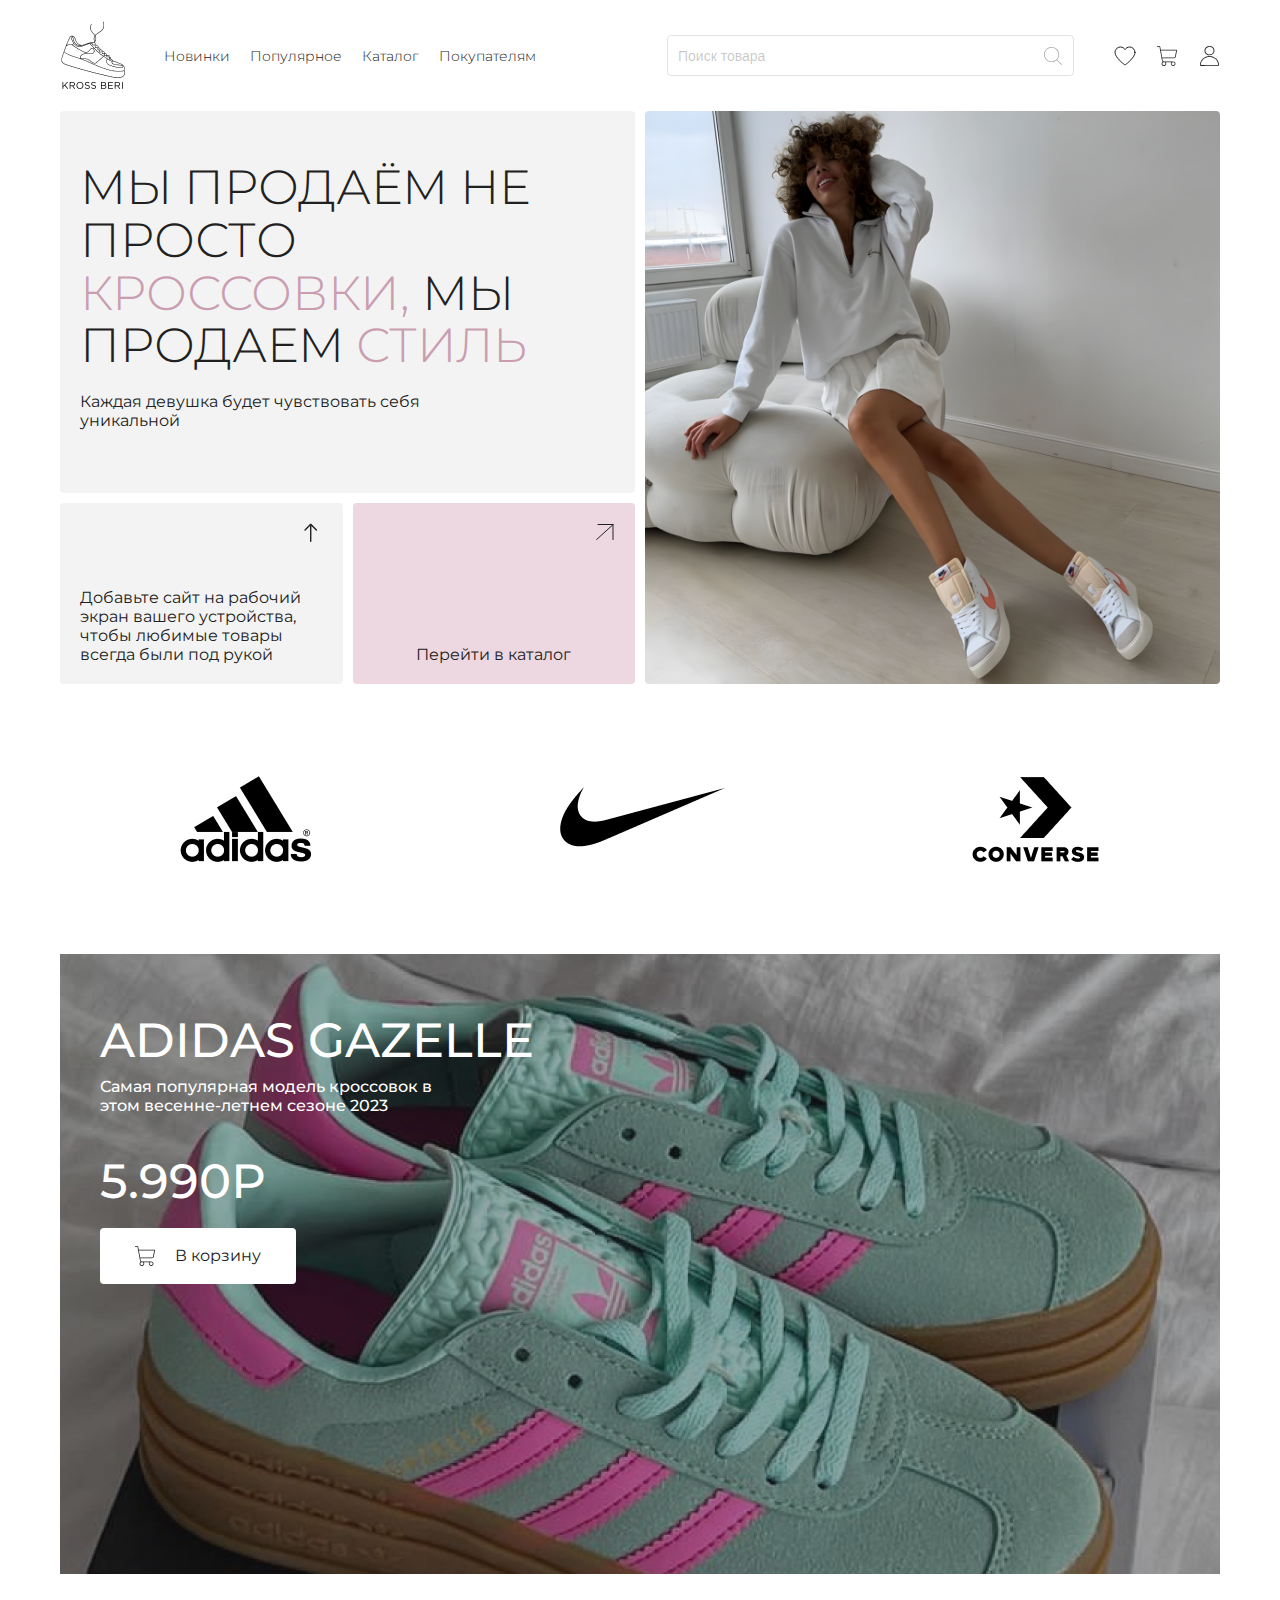
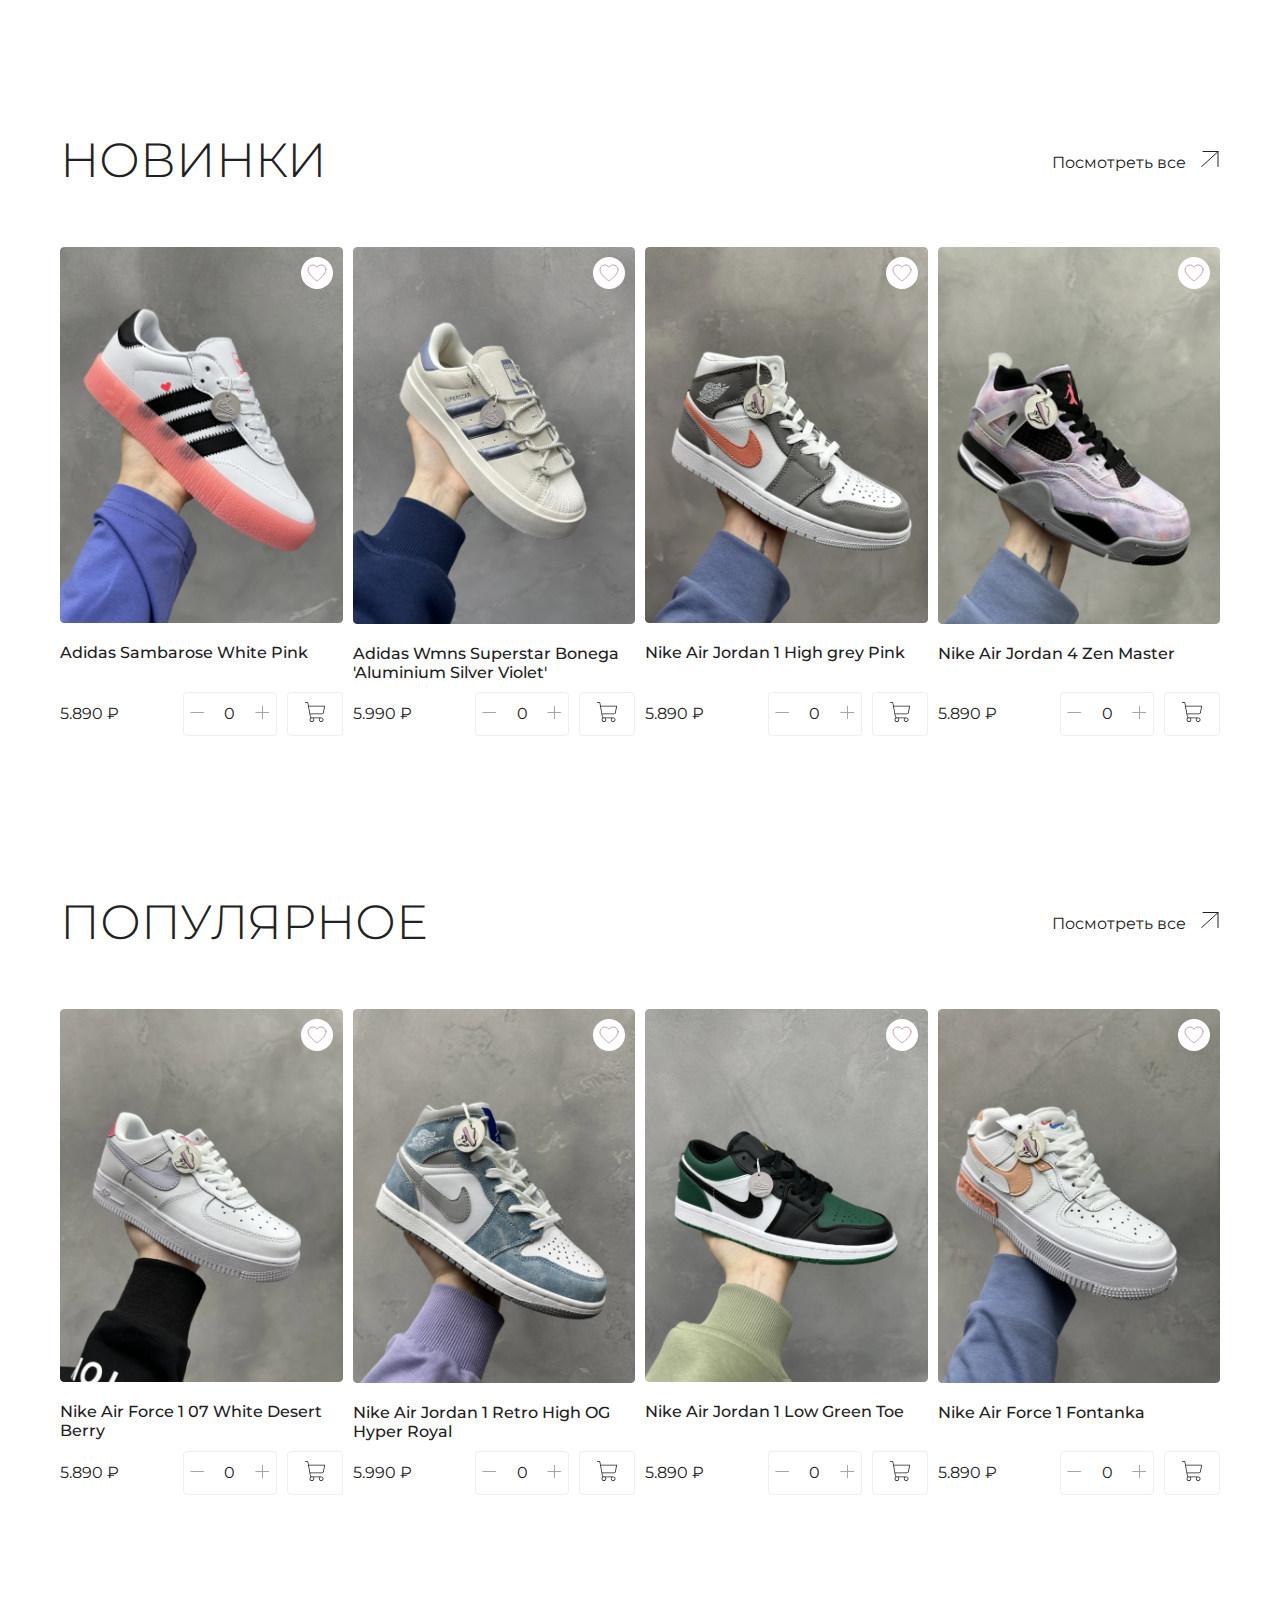
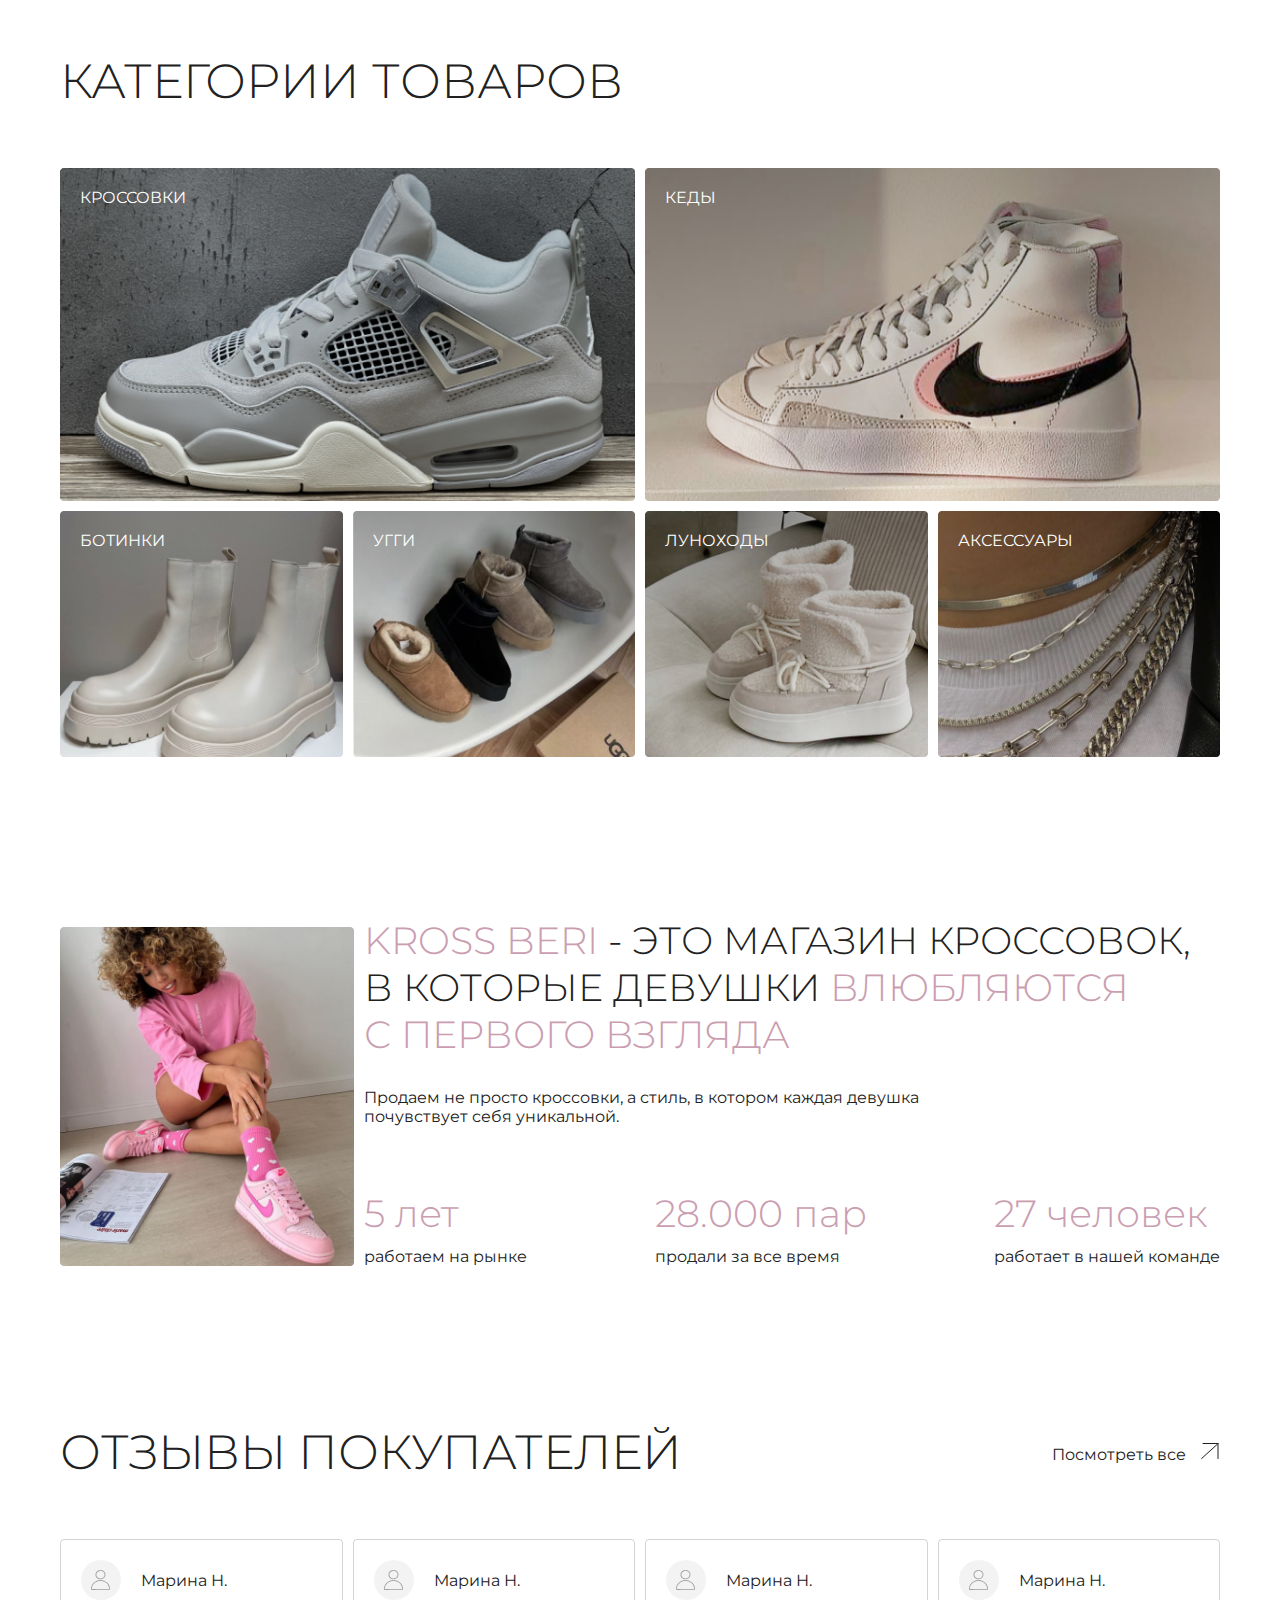
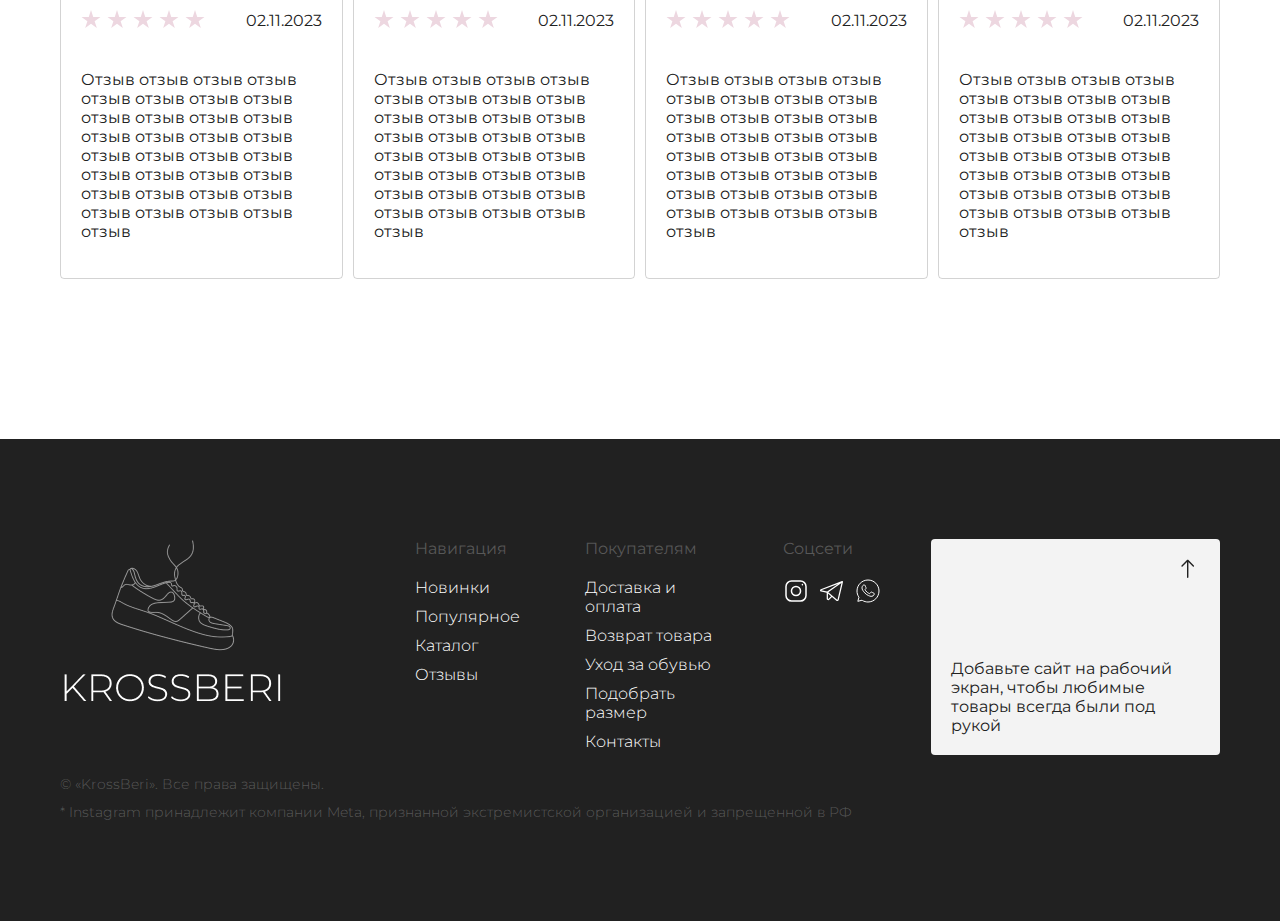
<file: index.html>
<!DOCTYPE html>
<html lang="en">
   <head>
      <meta charset="UTF-8" />
      <meta name="viewport" content="width=device-width, initial-scale=1.0" />
      <title>Document</title>
      <link rel="stylesheet" href="./assets/css/style.css" />
   </head>
   <body>
      <header class="header ">
         <div class="header__desk container">
            <nav class="header__nav">
               <a href="#" class="header__link">
                  <img src="./assets/images/logo.png" alt="" />
               </a>
   
               <ul class="header__list">
                  <li
                     class="header__item header__modal-trigger header__modal-trigger_low"
                  >
                     <a href="#"> Новинки </a>
   
                     <div class="header__modal-window">
                        <div class="header__modal-categories">
                           <div class="header__modal-block">
                              <p class="header__modal-title">Все категории</p>
                              <ul>
                                 <li><a href="#">Кроссовки</a></li>
                                 <li><a href="#">Кеды</a></li>
                                 <li><a href="#">Ботинки</a></li>
                                 <li><a href="#">Угги</a></li>
                                 <li><a href="#">Луноходы</a></li>
                                 <li><a href="#">Аксессуары</a></li>
                              </ul>
                           </div>
                           <div class="header__modal-block">
                              <p class="header__modal-title">Все бренды</p>
                              <ul>
                                 <li><a href="#">Adidas</a></li>
                                 <li><a href="#">Nike</a></li>
                                 <li><a href="#">Converse</a></li>
                              </ul>
                           </div>
                        </div>
                     </div>
                  </li>
                  <li
                     class="header__item header__modal-trigger header__modal-trigger_low"
                  >
   
                     <a href="#"> Популярное </a>
   
                     <div class="header__modal-window">
                        <div class="header__modal-categories">
                           <div class="header__modal-block">
                              <p class="header__modal-title">Все категории</p>
                              <ul>
                                 <li><a href="#">Кроссовки</a></li>
                                 <li><a href="#">Кеды</a></li>
                                 <li><a href="#">Ботинки</a></li>
                                 <li><a href="#">Угги</a></li>
                                 <li><a href="#">Луноходы</a></li>
                                 <li><a href="#">Аксессуары</a></li>
                              </ul>
                           </div>
                           <div class="header__modal-block">
                              <p class="header__modal-title">Все бренды</p>
                              <ul>
                                 <li><a href="#">Adidas</a></li>
                                 <li><a href="#">Nike</a></li>
                                 <li><a href="#">Converse</a></li>
                              </ul>
                           </div>
                        </div>
                     </div>
                  </li>
   
                  <li
                     class="header__item header__modal-trigger header__modal-trigger_low"
                  >
                     <a href="#"> Каталог </a>
   
                     <div class="header__modal-window">
                        <div class="header__modal-categories">
                           <div class="header__modal-block">
                              <p class="header__modal-title">Все категории</p>
                              <ul>
                                 <li><a href="#">Кроссовки</a></li>
                                 <li><a href="#">Кеды</a></li>
                                 <li><a href="#">Ботинки</a></li>
                                 <li><a href="#">Угги</a></li>
                                 <li><a href="#">Луноходы</a></li>
                                 <li><a href="#">Аксессуары</a></li>
                              </ul>
                           </div>
                           <div class="header__modal-block">
                              <p class="header__modal-title">Все бренды</p>
                              <ul>
                                 <li><a href="#">Adidas</a></li>
                                 <li><a href="#">Nike</a></li>
                                 <li><a href="#">Converse</a></li>
                              </ul>
                           </div>
                        </div>
                     </div>
                  </li>
                  <li class="header__item">
                     <a href="#"> Покупателям </a>
                  </li>
               </ul>
            </nav>
            <div class="header__options">
               <label class="header__search" for="header-search">
                  <input
                     class="header__search-input"
                     type="text"
                     id="header-search"
                     name="header-search"
                     placeholder="Поиск товара"
                  />
                  <svg
                     class="header__search-img"
                     xmlns="http://www.w3.org/2000/svg"
                     width="18"
                     height="18"
                     viewBox="0 0 18 18"
                     fill="none"
                  >
                     <path
                        opacity="0.4"
                        d="M17.8946 17.3857L13.1564 12.6475C14.4844 11.1867 15.1883 9.26439 15.1179 7.29142C15.0474 5.31845 14.2081 3.45129 12.7792 2.08892C11.3504 0.726557 9.44544 -0.0229599 7.47135 0.000536196C5.49727 0.0240323 3.61066 0.818678 2.21467 2.21467C0.818678 3.61066 0.0240323 5.49727 0.000536196 7.47135C-0.0229599 9.44544 0.726557 11.3504 2.08892 12.7792C3.45129 14.2081 5.31845 15.0474 7.29142 15.1179C9.26439 15.1883 11.1867 14.4844 12.6475 13.1564L17.3857 17.8946C17.4532 17.9621 17.5447 18 17.6402 18C17.7356 18 17.8271 17.9621 17.8946 17.8946C17.9621 17.8271 18 17.7356 18 17.6402C18 17.5447 17.9621 17.4532 17.8946 17.3857ZM0.737281 7.57036C0.737281 6.21891 1.13803 4.8978 1.88886 3.77411C2.63969 2.65041 3.70687 1.7746 4.95545 1.25742C6.20404 0.740239 7.57794 0.604921 8.90343 0.868577C10.2289 1.13223 11.4465 1.78302 12.4021 2.73864C13.3577 3.69427 14.0085 4.91181 14.2721 6.23729C14.5358 7.56278 14.4005 8.93669 13.8833 10.1853C13.3661 11.4339 12.4903 12.501 11.3666 13.2519C10.2429 14.0027 8.92182 14.4034 7.57036 14.4034C5.7587 14.4015 4.02179 13.681 2.74075 12.4C1.45971 11.1189 0.739185 9.38202 0.737281 7.57036Z"
                        fill="#212121"
                     />
                  </svg>
               </label>
   
               <div class="header__icons">
                  <div class="header__favorite">
                     <a href="#">
                        <svg
                           xmlns="http://www.w3.org/2000/svg"
                           width="22"
                           height="22"
                           viewBox="0 0 22 22"
                           fill="none"
                        >
                           <path
                              d="M21 7.36927C21 4.40406 18.5879 2 15.6121 2C13.6526 2 11.9432 3.04522 11 4.60335C10.0568 3.04574 8.34737 2 6.3879 2C3.41211 2.00052 1 4.40406 1 7.36927C1 8.04685 1.13158 8.69297 1.36158 9.28979C3.14316 14.3963 11 20 11 20C11 20 18.8568 14.3963 20.6389 9.28979C20.8689 8.69297 21 8.04685 21 7.36927Z"
                              stroke="#212121"
                              stroke-linecap="round"
                              stroke-linejoin="round"
                           />
                        </svg>
                     </a>
                  </div>
   
                  <div class="header__cart">
                     <a href="#">
                        <svg
                           xmlns="http://www.w3.org/2000/svg"
                           width="22"
                           height="22"
                           viewBox="0 0 22 22"
                           fill="none"
                        >
                           <path
                              d="M20.9102 4.98417C20.8742 4.94089 20.829 4.90605 20.778 4.88213C20.727 4.8582 20.6714 4.84578 20.615 4.84573H4.78262L4.25571 1.94701C4.2073 1.68118 4.06711 1.44078 3.85959 1.26771C3.65206 1.09465 3.39038 0.999906 3.12015 1H1.38461C1.2826 1 1.18478 1.04052 1.11265 1.11264C1.04052 1.18476 1 1.28258 1 1.38457C1 1.48657 1.04052 1.58439 1.11265 1.65651C1.18478 1.72863 1.2826 1.76915 1.38461 1.76915H3.11535C3.20642 1.76766 3.29506 1.79854 3.36549 1.85629C3.43592 1.91404 3.48357 1.99491 3.49995 2.0845L5.95183 15.5734C6.03763 16.0424 6.29463 16.4628 6.67297 16.7531C6.27624 17.0087 5.96746 17.3799 5.78827 17.8165C5.60907 18.2532 5.56809 18.7342 5.67083 19.1949C5.77358 19.6555 6.01512 20.0735 6.36288 20.3926C6.71064 20.7117 7.14789 20.9165 7.61568 20.9794C8.08347 21.0423 8.55929 20.9602 8.97899 20.7443C9.39868 20.5284 9.74206 20.1889 9.96282 19.7718C10.1836 19.3546 10.2711 18.8798 10.2136 18.4114C10.1561 17.943 9.95631 17.5034 9.64119 17.1521H15.4353C15.083 17.5459 14.8766 18.0487 14.8505 18.5765C14.8244 19.1042 14.9803 19.625 15.292 20.0516C15.6038 20.4783 16.0526 20.785 16.5633 20.9206C17.0741 21.0561 17.6159 21.0123 18.0982 20.7964C18.5806 20.5805 18.9742 20.2056 19.2133 19.7344C19.4524 19.2631 19.5225 18.7241 19.4119 18.2074C19.3013 17.6907 19.0167 17.2276 18.6056 16.8956C18.1946 16.5635 17.682 16.3825 17.1536 16.3829H7.84315C7.57309 16.3828 7.31163 16.2879 7.10431 16.1149C6.89699 15.9418 6.75694 15.7016 6.70855 15.4359L6.32394 13.3063H17.9324C18.3828 13.3064 18.8189 13.1484 19.1647 12.8599C19.5105 12.5714 19.744 12.1707 19.8247 11.7277L20.9939 5.29953C21.0039 5.24404 21.0016 5.18704 20.9871 5.13254C20.9727 5.07804 20.9464 5.02739 20.9102 4.98417ZM9.46139 18.6904C9.46139 18.9946 9.37116 19.292 9.20211 19.545C9.03307 19.798 8.7928 19.9951 8.51168 20.1115C8.23057 20.228 7.92125 20.2584 7.62282 20.1991C7.32439 20.1397 7.05027 19.9932 6.83512 19.7781C6.61996 19.563 6.47344 19.2889 6.41408 18.9905C6.35472 18.6921 6.38518 18.3828 6.50162 18.1017C6.61806 17.8206 6.81525 17.5803 7.06824 17.4113C7.32124 17.2423 7.61868 17.1521 7.92295 17.1521C8.33097 17.1521 8.72228 17.3141 9.01079 17.6026C9.2993 17.8911 9.46139 18.2824 9.46139 18.6904ZM18.692 18.6904C18.692 18.9946 18.6018 19.292 18.4327 19.545C18.2637 19.798 18.0234 19.9951 17.7423 20.1115C17.4612 20.228 17.1518 20.2584 16.8534 20.1991C16.555 20.1397 16.2809 19.9932 16.0657 19.7781C15.8506 19.563 15.704 19.2889 15.6447 18.9905C15.5853 18.6921 15.6158 18.3828 15.7322 18.1017C15.8487 17.8206 16.0459 17.5803 16.2988 17.4113C16.5518 17.2423 16.8493 17.1521 17.1536 17.1521C17.5616 17.1521 17.9529 17.3141 18.2414 17.6026C18.5299 17.8911 18.692 18.2824 18.692 18.6904ZM19.0679 11.5902C19.0195 11.856 18.8793 12.0964 18.6718 12.2695C18.4643 12.4425 18.2026 12.5373 17.9324 12.5372H6.18068L4.92204 5.61487H20.1545L19.0679 11.5902Z"
                              fill="#212121"
                           />
                        </svg>
                     </a>
                  </div>
   
                  <div class="header__profile header__modal-trigger">
                     <a href="#">
                        <svg
                           xmlns="http://www.w3.org/2000/svg"
                           width="22"
                           height="22"
                           viewBox="0 0 22 22"
                           fill="none"
                        >
                           <path
                              fill-rule="evenodd"
                              clip-rule="evenodd"
                              d="M10.7085 1.03751C9.67694 1.18397 8.72921 1.63381 7.96564 2.33945C7.02196 3.21166 6.56427 4.19603 6.50907 5.47243C6.44843 6.87614 6.88526 7.94452 7.91656 8.91451C8.89789 9.8376 9.85719 10.2429 11.207 10.3049C12.5006 10.3642 13.5444 10.0635 14.5759 9.33426C15.3936 8.75607 16.0565 7.80591 16.3332 6.81514C16.4989 6.2218 16.5024 5.13083 16.3405 4.54286C15.971 3.20105 14.9913 2.0665 13.7076 1.49382C13.3253 1.32326 12.8632 1.1516 12.6809 1.11229C12.1655 1.00122 11.2174 0.965277 10.7085 1.03751ZM12.8414 2.01293C13.5038 2.23926 13.9967 2.54588 14.4764 3.02995C15.003 3.56145 15.3035 4.06603 15.4822 4.71893C15.7285 5.61916 15.649 6.41556 15.2281 7.2627C14.3446 9.04107 12.1076 9.9654 10.2053 9.33825C9.23259 9.01759 8.25502 8.2457 7.83388 7.46569C7.3448 6.56002 7.21451 5.51071 7.48319 4.64112C7.88996 3.32472 9.09988 2.22894 10.5177 1.89305C11.1499 1.74322 12.2126 1.79803 12.8414 2.01293ZM9.83914 11.1916C8.12385 11.461 6.34504 12.2802 5.01324 13.4139C3.23988 14.9234 2.11345 17.1681 2.01846 19.3815C1.98162 20.2402 1.98722 20.2864 2.15523 20.5176C2.53157 21.0356 1.82937 20.9994 11.4918 20.9995L20.1404 20.9996L20.4267 20.8492C20.6153 20.7502 20.7667 20.5954 20.8701 20.3957C21.0109 20.1238 21.0218 20.0243 20.9754 19.4272C20.8029 17.2111 19.9416 15.3707 18.345 13.8067C16.9485 12.4389 15.0902 11.5085 13.1284 11.1952C12.2874 11.0608 10.6826 11.0591 9.83914 11.1916ZM12.3889 11.9102C14.2842 12.1131 15.959 12.8348 17.3435 14.0451C18.18 14.7763 18.7773 15.5225 19.2415 16.4161C19.8118 17.5138 20.1654 18.8748 20.1103 19.7602L20.0867 20.1389L11.5466 20.1564C4.91847 20.17 2.98219 20.1552 2.89825 20.09C2.81174 20.023 2.79965 19.8954 2.8379 19.4528C3.01616 17.3913 3.85217 15.6844 5.38552 14.2517C5.77055 13.8919 6.3177 13.4542 6.60141 13.2789C7.67979 12.6128 8.94056 12.1376 10.028 11.9873C10.332 11.9453 10.6636 11.8996 10.7649 11.8857C11.1359 11.8348 11.775 11.8444 12.3889 11.9102Z"
                              fill="#212121"
                           />
                        </svg>
                     </a>
   
                     <div class="header__modal-window header__modal-window_right">
                        <ul class="header__modal-list">
                           <li><a href="#">Войти</a></li>
                           <li><a href="#">Зарегистрироваться</a></li>
                           <li><a href="#">Выйти из профиля</a></li>
                        </ul>
                     </div>
                  </div>
               </div>
            </div>
         </div>

         <div class="header__mobile">
            <div class="header__top container">
               <label class="header__search" for="header-search-mobile">
                  <input
                     class="header__search-input"
                     type="text"
                     id="header-search-mobile"
                     name="header-search-mobile"
                     placeholder="Поиск товара"
                  />
                  <svg
                     class="header__search-img"
                     xmlns="http://www.w3.org/2000/svg"
                     width="18"
                     height="18"
                     viewBox="0 0 18 18"
                     fill="none"
                  >
                     <path
                        opacity="0.4"
                        d="M17.8946 17.3857L13.1564 12.6475C14.4844 11.1867 15.1883 9.26439 15.1179 7.29142C15.0474 5.31845 14.2081 3.45129 12.7792 2.08892C11.3504 0.726557 9.44544 -0.0229599 7.47135 0.000536196C5.49727 0.0240323 3.61066 0.818678 2.21467 2.21467C0.818678 3.61066 0.0240323 5.49727 0.000536196 7.47135C-0.0229599 9.44544 0.726557 11.3504 2.08892 12.7792C3.45129 14.2081 5.31845 15.0474 7.29142 15.1179C9.26439 15.1883 11.1867 14.4844 12.6475 13.1564L17.3857 17.8946C17.4532 17.9621 17.5447 18 17.6402 18C17.7356 18 17.8271 17.9621 17.8946 17.8946C17.9621 17.8271 18 17.7356 18 17.6402C18 17.5447 17.9621 17.4532 17.8946 17.3857ZM0.737281 7.57036C0.737281 6.21891 1.13803 4.8978 1.88886 3.77411C2.63969 2.65041 3.70687 1.7746 4.95545 1.25742C6.20404 0.740239 7.57794 0.604921 8.90343 0.868577C10.2289 1.13223 11.4465 1.78302 12.4021 2.73864C13.3577 3.69427 14.0085 4.91181 14.2721 6.23729C14.5358 7.56278 14.4005 8.93669 13.8833 10.1853C13.3661 11.4339 12.4903 12.501 11.3666 13.2519C10.2429 14.0027 8.92182 14.4034 7.57036 14.4034C5.7587 14.4015 4.02179 13.681 2.74075 12.4C1.45971 11.1189 0.739185 9.38202 0.737281 7.57036Z"
                        fill="#212121"
                     />
                  </svg>
               </label>

               <button class="header__notification">

                  <svg xmlns="http://www.w3.org/2000/svg" width="24" height="26" viewBox="0 0 24 26" fill="none">
                     <path d="M15.2706 19.7692V20.6154C15.2706 21.513 14.9261 22.3739 14.3128 23.0087C13.6996 23.6434 12.8679 24 12.0006 24C11.1334 24 10.3016 23.6434 9.6884 23.0087C9.07517 22.3739 8.73066 21.513 8.73066 20.6154V19.7692M20.7723 18.0468C19.4602 16.3846 18.5339 15.5385 18.5339 10.956C18.5339 6.75962 16.4636 5.26457 14.7596 4.53846C14.5333 4.44221 14.3202 4.22115 14.2513 3.98053C13.9524 2.9276 13.1144 2 12.0006 2C10.8868 2 10.0483 2.92813 9.75252 3.98159C9.68354 4.22486 9.47048 4.44221 9.24414 4.53846C7.53814 5.26563 5.4699 6.75538 5.4699 10.956C5.46734 15.5385 4.54103 16.3846 3.22896 18.0468C2.68533 18.7353 3.16151 19.7692 4.11236 19.7692H19.894C20.8397 19.7692 21.3128 18.7322 20.7723 18.0468Z" stroke="#212121" stroke-linecap="round" stroke-linejoin="round"/>
                  </svg>
                  <span>
                     3
                  </span>
               </button>
            </div>
            <div class="header__bottom container">
               <button class="header__item" id="header-catalog">
                  <svg xmlns="http://www.w3.org/2000/svg" width="32" height="32" viewBox="0 0 32 32" fill="none">
                     <g opacity="0.4">
                        <path d="M23.8595 27.181L17.5419 20.8634C19.3125 18.9156 20.2511 16.3525 20.1572 13.7219C20.0632 11.0913 18.9441 8.60172 17.039 6.78523C15.1339 4.96874 12.5939 3.96939 9.9618 4.00071C7.32969 4.03204 4.81421 5.09157 2.95289 6.95289C1.09157 8.81421 0.0320431 11.3297 0.000714928 13.9618C-0.0306132 16.5939 0.968743 19.1339 2.78523 21.039C4.60172 22.9441 7.09127 24.0632 9.7219 24.1572C12.3525 24.2511 14.9156 23.3125 16.8634 21.5419L23.181 27.8595C23.2709 27.9495 23.393 28 23.5202 28C23.6475 28 23.7695 27.9495 23.8595 27.8595C23.9495 27.7695 24 27.6475 24 27.5202C24 27.393 23.9495 27.2709 23.8595 27.181ZM0.983042 14.0938C0.983042 12.2919 1.51738 10.5304 2.51848 9.03214C3.51959 7.53388 4.9425 6.36613 6.60727 5.67656C8.27205 4.98699 10.1039 4.80656 11.8712 5.1581C13.6386 5.50964 15.2619 6.37736 16.5361 7.65153C17.8103 8.92569 18.678 10.5491 19.0295 12.3164C19.3811 14.0837 19.2006 15.9156 18.5111 17.5804C17.8215 19.2451 16.6537 20.668 15.1555 21.6691C13.6572 22.6703 11.8958 23.2046 10.0938 23.2046C7.67827 23.2021 5.36238 22.2414 3.65433 20.5333C1.94628 18.8252 0.98558 16.5094 0.983042 14.0938Z" fill="#212121"/>
                        <line x1="24" y1="10.5" x2="31" y2="10.5" stroke="#212121"/>
                        <line x1="24" y1="15.5" x2="31" y2="15.5" stroke="#212121"/>
                        <line x1="24" y1="20.5" x2="31" y2="20.5" stroke="#212121"/>
                     </g>
                  </svg>
                  <span>Каталог</span>
               </button>
               <button class="header__item" id="header-catalog">
                  <svg xmlns="http://www.w3.org/2000/svg" width="32" height="32" viewBox="0 0 32 32" fill="none">
                     <g opacity="0.4">
                        <path d="M30 10.7556C30 6.47252 26.5024 3 22.1876 3C19.3463 3 16.8676 4.50976 15.5 6.76039C14.1324 4.51052 11.6537 3 8.81245 3C4.49755 3.00076 1 6.47252 1 10.7556C1 11.7343 1.19079 12.6676 1.52429 13.5297C4.10758 20.9058 15.5 29 15.5 29C15.5 29 26.8924 20.9058 29.4765 13.5297C29.81 12.6676 30 11.7343 30 10.7556Z" stroke="#212121" stroke-linecap="round" stroke-linejoin="round"/>
                     </g>
                  </svg>
                  <span>Вишлист</span>
               </button>

               <a href="#" class="header__item header__item_logo">
                  <img src="./assets/images/logo-mobile.png" alt="logo-kross-beri">
               </a>

               <button class="header__item" id="header-catalog">
                  <svg xmlns="http://www.w3.org/2000/svg" width="32" height="32" viewBox="0 0 32 32" fill="none">
                     <g opacity="0.4">
                        <path d="M30.8653 6.97626C30.8112 6.91133 30.7435 6.85908 30.667 6.82319C30.5905 6.78731 30.5071 6.76867 30.4225 6.76859H6.67394L5.88357 2.42052C5.81094 2.02177 5.60066 1.66117 5.28938 1.40157C4.9781 1.14198 4.58557 0.999859 4.18023 1H1.57691C1.42391 1 1.27717 1.06078 1.16897 1.16896C1.06078 1.27714 1 1.42387 1 1.57686C1 1.72985 1.06078 1.87658 1.16897 1.98476C1.27717 2.09294 1.42391 2.15372 1.57691 2.15372H4.17302C4.30963 2.15149 4.44259 2.19781 4.54824 2.28443C4.65388 2.37106 4.72536 2.49236 4.74993 2.62674L8.42775 22.8601C8.55644 23.5636 8.94195 24.1943 9.50946 24.6296C8.91436 25.0131 8.45119 25.5699 8.1824 26.2248C7.91361 26.8797 7.85213 27.6013 8.00625 28.2923C8.16037 28.9832 8.52268 29.6103 9.04432 30.089C9.56596 30.5676 10.2218 30.8748 10.9235 30.9691C11.6252 31.0635 12.3389 30.9404 12.9685 30.6165C13.598 30.2926 14.1131 29.7834 14.4442 29.1577C14.7754 28.532 14.9067 27.8198 14.8204 27.1171C14.7341 26.4145 14.4345 25.7551 13.9618 25.2281H22.653C22.1245 25.8189 21.8149 26.5731 21.7757 27.3647C21.7366 28.1564 21.9704 28.9375 22.4381 29.5774C22.9057 30.2174 23.5789 30.6775 24.345 30.8809C25.1112 31.0842 25.9239 31.0184 26.6474 30.6946C27.3709 30.3707 27.9613 29.8084 28.3199 29.1015C28.6786 28.3947 28.7837 27.5862 28.6178 26.8111C28.4519 26.0361 28.025 25.3415 27.4085 24.8433C26.7919 24.3452 26.023 24.0738 25.2303 24.0744H11.2647C10.8596 24.0742 10.4674 23.9319 10.1565 23.6723C9.84548 23.4128 9.6354 23.0524 9.56283 22.6539L8.98591 19.4595H26.3986C27.0741 19.4596 27.7283 19.2226 28.247 18.7899C28.7657 18.3571 29.1161 17.7561 29.237 17.0915L30.9908 7.44929C31.0058 7.36607 31.0024 7.28055 30.9807 7.19881C30.959 7.11707 30.9196 7.04109 30.8653 6.97626ZM13.6921 27.5355C13.6921 27.9919 13.5567 28.438 13.3032 28.8175C13.0496 29.1969 12.6892 29.4927 12.2675 29.6673C11.8459 29.842 11.3819 29.8877 10.9342 29.7986C10.4866 29.7096 10.0754 29.4898 9.75267 29.1671C9.42994 28.8444 9.21016 28.4333 9.12112 27.9857C9.03208 27.5381 9.07778 27.0741 9.25244 26.6525C9.4271 26.2309 9.72287 25.8705 10.1024 25.617C10.4819 25.3634 10.928 25.2281 11.3844 25.2281C11.9965 25.2281 12.5834 25.4712 13.0162 25.9039C13.449 26.3367 13.6921 26.9236 13.6921 27.5355ZM27.538 27.5355C27.538 27.9919 27.4026 28.438 27.1491 28.8175C26.8955 29.1969 26.5351 29.4927 26.1134 29.6673C25.6918 29.842 25.2278 29.8877 24.7801 29.7986C24.3325 29.7096 23.9213 29.4898 23.5986 29.1671C23.2758 28.8444 23.0561 28.4333 22.967 27.9857C22.878 27.5381 22.9237 27.0741 23.0983 26.6525C23.273 26.2309 23.5688 25.8705 23.9483 25.617C24.3278 25.3634 24.7739 25.2281 25.2303 25.2281C25.8424 25.2281 26.4293 25.4712 26.8621 25.9039C27.2949 26.3367 27.538 26.9236 27.538 27.5355ZM28.1019 16.8853C28.0293 17.284 27.819 17.6446 27.5077 17.9042C27.1964 18.1638 26.8039 18.3059 26.3986 18.3058H8.77101L6.88307 7.92231H29.7317L28.1019 16.8853Z" fill="#212121"/>
                     </g>
                  </svg>
                  <span>Корзина</span>
               </button>

               <button class="header__item" id="header-catalog">
                  <svg xmlns="http://www.w3.org/2000/svg" width="32" height="32" viewBox="0 0 32 32" fill="none">
                     <g opacity="0.4">
                        <path fill-rule="evenodd" clip-rule="evenodd" d="M14.8336 1.05626C13.3134 1.27595 11.9167 1.95071 10.7915 3.00918C9.40078 4.31749 8.72629 5.79405 8.64495 7.70865C8.55558 9.81421 9.19934 11.4168 10.7191 12.8718C12.1653 14.2564 13.579 14.8643 15.5683 14.9573C17.4746 15.0463 19.0128 14.5952 20.5329 13.5014C21.738 12.6341 22.7148 11.2089 23.1226 9.7227C23.3668 8.8327 23.3719 7.19625 23.1333 6.3143C22.5888 4.30158 21.145 2.59975 19.2533 1.74073C18.6899 1.48489 18.009 1.2274 17.7402 1.16843C16.9808 1.00183 15.5835 0.947916 14.8336 1.05626ZM17.9768 2.5194C18.9529 2.8589 19.6794 3.31882 20.3863 4.04492C21.1623 4.84217 21.6051 5.59905 21.8685 6.5784C22.2315 7.92875 22.1143 9.12334 21.494 10.3941C20.192 13.0616 16.8954 14.4481 14.092 13.5074C12.6586 13.0264 11.2179 11.8686 10.5973 10.6985C9.87654 9.34003 9.68454 7.76607 10.0805 6.46168C10.6799 4.48708 12.463 2.8434 14.5524 2.33958C15.4841 2.11483 17.0502 2.19705 17.9768 2.5194ZM13.5524 16.2874C11.0246 16.6916 8.40322 17.9202 6.44056 19.6208C3.82719 21.8851 2.16719 25.2521 2.02721 28.5722C1.97291 29.8603 1.98117 29.9296 2.22877 30.2764C2.78337 31.0534 1.74855 30.9991 15.9879 30.9992L28.7332 30.9994L29.1552 30.7738C29.4331 30.6253 29.6561 30.393 29.8086 30.0936C30.0161 29.6857 30.0321 29.5364 29.9637 28.6408C29.7096 25.3167 28.4403 22.5561 26.0873 20.2101C24.0293 18.1583 21.2908 16.7628 18.3998 16.2928C17.1604 16.0913 14.7954 16.0887 13.5524 16.2874ZM17.3099 17.3653C20.103 17.6697 22.5712 18.7522 24.6114 20.5676C25.8442 21.6645 26.7245 22.7837 27.4085 24.1241C28.2489 25.7707 28.77 27.8122 28.6889 29.1403L28.6541 29.7084L16.0687 29.7346C6.3009 29.7549 3.44743 29.7327 3.32374 29.635C3.19625 29.5344 3.17844 29.343 3.2348 28.6792C3.49749 25.587 4.72952 23.0266 6.98919 20.8775C7.5566 20.3378 8.36293 19.6812 8.78102 19.4184C10.3702 18.4192 12.2282 17.7063 13.8307 17.481C14.2787 17.418 14.7674 17.3494 14.9167 17.3285C15.4635 17.2522 16.4052 17.2666 17.3099 17.3653Z" fill="#212121"/>
                     </g>
                  </svg>
                  <span>Профиль</span>
               </button>
            </div>
         </div>
      </header>
      <main>
         <section class="offer">
            <div class="offer__tiles container">
            <div class="offer__tile offer__tile_text">
               <h2 class="offer__title">
                  Мы продаём не просто
                  <span class="colorized">кроссовки,</span> мы продаем
                  <span class="colorized">стиль</span>
               </h2>
               <p class="offer__text">
                  Каждая девушка будет чувствовать себя <br>уникальной
               </p>
            </div>

            <a
               href="#"
               class="offer__tile offer__button offer__tile_add-to-desk"
            >
               <svg
                  xmlns="http://www.w3.org/2000/svg"
                  width="23"
                  height="23"
                  viewBox="0 0 23 23"
                  fill="none"
               >
                  <path
                     d="M11.4168 3.08491V18.3748C11.4168 18.766 11.0997 19.0832 10.7085 19.0832C10.3173 19.0832 10.0002 18.766 10.0002 18.3748V3.08491L5.5427 7.54237C5.26608 7.81899 4.81758 7.81899 4.54096 7.54237C4.26434 7.26575 4.26434 6.81726 4.54096 6.54064L10.2076 0.87397C10.4843 0.597349 10.9327 0.597349 11.2094 0.87397L16.876 6.54064C17.1527 6.81726 17.1527 7.26575 16.876 7.54237C16.5994 7.81899 16.1509 7.81899 15.8743 7.54237L11.4168 3.08491Z"
                     fill="#212121"
                  />
               </svg>
               <span
                  >Добавьте сайт на рабочий экран вашего устройства, чтобы
                  любимые товары всегда были под рукой</span
               >
            </a>

            <button class="offer__tile offer__button offer__tile_catalog btn">
               <svg
                  xmlns="http://www.w3.org/2000/svg"
                  width="20"
                  height="18"
                  viewBox="0 0 20 18"
                  fill="none"
               >
                  <path
                     d="M3 1.5L18 1.5"
                     stroke="#212121"
                     stroke-linecap="round"
                  />
                  <path
                     d="M18 16.5L18 1.5"
                     stroke="#212121"
                     stroke-linecap="round"
                  />
                  <path
                     d="M1.64111 16.5L17.3589 2.2539"
                     stroke="#212121"
                     stroke-linecap="round"
                  />
               </svg>
               <span>Перейти в каталог</span>
            </button>

            <div class="offer__tile offer__tile_img">
               <img src="./assets/images/offer-img.png" alt="" />
            </div>
            </div>
            <div class="offer__brands container">
               <img class="offer__brand" src="./assets/images/brands/adidas.png" alt="">
               <img class="offer__brand" src="./assets/images/brands/nike.png" alt="">
               <img class="offer__brand" src="./assets/images/brands/converse.png" alt="">
            </div>
         </section>

         <section class="product container">
            <div class="product__content ">
               <img class="product__bg" src="./assets/images/product-img.png" alt="">
               <h2 class="product__title">adidas gazelle</h2>
               <p class="product__text">Самая популярная модель кроссовок в<br> этом весенне-летнем сезоне 2023</p>
               <h2 class="product__price">5.990р</h2>
               <button class="btn btn_cart">
                  <svg xmlns="http://www.w3.org/2000/svg" width="20" height="20" viewBox="0 0 20 20" fill="none">
                     <path d="M19.9102 3.98417C19.8742 3.94089 19.829 3.90605 19.778 3.88213C19.727 3.8582 19.6714 3.84578 19.615 3.84573H3.78262L3.25571 0.947011C3.2073 0.681183 3.06711 0.440779 2.85959 0.267715C2.65206 0.0946508 2.39038 -9.39379e-05 2.12015 6.98901e-08H0.384608C0.282604 6.98901e-08 0.184777 0.0405175 0.112649 0.112639C0.0405211 0.18476 0 0.282578 0 0.384573C0 0.486568 0.0405211 0.584386 0.112649 0.656507C0.184777 0.728628 0.282604 0.769146 0.384608 0.769146H2.11535C2.20642 0.767661 2.29506 0.798541 2.36549 0.85629C2.43592 0.914038 2.48357 0.994906 2.49995 1.0845L4.95183 14.5734C5.03763 15.0424 5.29463 15.4628 5.67297 15.7531C5.27624 16.0087 4.96746 16.3799 4.78827 16.8165C4.60907 17.2532 4.56809 17.7342 4.67083 18.1949C4.77358 18.6555 5.01512 19.0735 5.36288 19.3926C5.71064 19.7117 6.14789 19.9165 6.61568 19.9794C7.08347 20.0423 7.55929 19.9602 7.97899 19.7443C8.39868 19.5284 8.74206 19.1889 8.96282 18.7718C9.18359 18.3546 9.27111 17.8798 9.2136 17.4114C9.15609 16.943 8.95631 16.5034 8.64119 16.1521H14.4353C14.083 16.5459 13.8766 17.0487 13.8505 17.5765C13.8244 18.1042 13.9803 18.625 14.292 19.0516C14.6038 19.4783 15.0526 19.785 15.5633 19.9206C16.0741 20.0561 16.6159 20.0123 17.0982 19.7964C17.5806 19.5805 17.9742 19.2056 18.2133 18.7344C18.4524 18.2631 18.5225 17.7241 18.4119 17.2074C18.3013 16.6907 18.0167 16.2276 17.6056 15.8956C17.1946 15.5635 16.682 15.3825 16.1536 15.3829H6.84315C6.57309 15.3828 6.31163 15.2879 6.10431 15.1149C5.89699 14.9418 5.75694 14.7016 5.70855 14.4359L5.32394 12.3063H16.9324C17.3828 12.3064 17.8189 12.1484 18.1647 11.8599C18.5105 11.5714 18.744 11.1707 18.8247 10.7277L19.9939 4.29953C20.0039 4.24404 20.0016 4.18704 19.9871 4.13254C19.9727 4.07804 19.9464 4.02739 19.9102 3.98417ZM8.46139 17.6904C8.46139 17.9946 8.37116 18.292 8.20211 18.545C8.03307 18.798 7.7928 18.9951 7.51168 19.1115C7.23057 19.228 6.92125 19.2584 6.62282 19.1991C6.32439 19.1397 6.05027 18.9932 5.83512 18.7781C5.61996 18.563 5.47344 18.2889 5.41408 17.9905C5.35472 17.6921 5.38518 17.3828 5.50162 17.1017C5.61806 16.8206 5.81525 16.5803 6.06824 16.4113C6.32124 16.2423 6.61868 16.1521 6.92295 16.1521C7.33097 16.1521 7.72228 16.3141 8.01079 16.6026C8.2993 16.8911 8.46139 17.2824 8.46139 17.6904ZM17.692 17.6904C17.692 17.9946 17.6018 18.292 17.4327 18.545C17.2637 18.798 17.0234 18.9951 16.7423 19.1115C16.4612 19.228 16.1518 19.2584 15.8534 19.1991C15.555 19.1397 15.2809 18.9932 15.0657 18.7781C14.8506 18.563 14.704 18.2889 14.6447 17.9905C14.5853 17.6921 14.6158 17.3828 14.7322 17.1017C14.8487 16.8206 15.0459 16.5803 15.2988 16.4113C15.5518 16.2423 15.8493 16.1521 16.1536 16.1521C16.5616 16.1521 16.9529 16.3141 17.2414 16.6026C17.5299 16.8911 17.692 17.2824 17.692 17.6904ZM18.0679 10.5902C18.0195 10.856 17.8793 11.0964 17.6718 11.2695C17.4643 11.4425 17.2026 11.5373 16.9324 11.5372H5.18068L3.92204 4.61487H19.1545L18.0679 10.5902Z" fill="#212121"/>
                  </svg>
                  <span>В корзину</span>
               </button>
            </div>
         </section>

         <section class="gallery container">
            <div class="gallery__head">
               <h2 class="gallery__title">Новинки</h2>

               <a href="#" class="gallery__link">
                  <span>Посмотреть все</span>
                  <svg xmlns="http://www.w3.org/2000/svg" width="20" height="18" viewBox="0 0 20 18" fill="none">
                     <path d="M3 1.5L18 1.5" stroke="#212121" stroke-linecap="round"/>
                     <path d="M18 16.5L18 1.5" stroke="#212121" stroke-linecap="round"/>
                     <path d="M1.64111 16.5L17.3589 2.2539" stroke="#212121" stroke-linecap="round"/>
                  </svg>
               </a>
            </div>
            <div class="cards">
               <div class="card">
                  <img class="card__img" src="./assets/images/shoes/adidas-sambarose-white-pink.png" alt="" class="gallety__img">
                  <a href="#" class="card__name">Adidas Sambarose White Pink</a>
                  <div class="card__info">
                     <span class="card__price">5.890 ₽</span>
                     <div class="card__options">
                        <div class="add-to-cart">
                           <button class="add-to-cart__minus">
                              <svg xmlns="http://www.w3.org/2000/svg" width="15" height="13" viewBox="0 0 15 13" fill="none">
                                 <g opacity="0.4">
                                    <line x1="0.416504" y1="6.5" x2="14.1248" y2="6.5" stroke="#212121"/>
                                     
                                 </g>
                              </svg>
                           </button>
                           <span class="add-to-cart__counter">0</span>
                           <button class="add-to-cart__plus">
                              <svg xmlns="http://www.w3.org/2000/svg" width="15" height="13" viewBox="0 0 15 13" fill="none">
                                 <g opacity="0.4">
                                    <line x1="0.416504" y1="6.5" x2="14.1248" y2="6.5" stroke="#212121"/>
                                    <line x1="7.5" y1="13" x2="7.5" y2="-2.18557e-08" stroke="#212121"/>
                                 </g>
                              </svg>
                           </button>
                        </div>
                        <button class="card__cart">
                           <svg xmlns="http://www.w3.org/2000/svg" width="20" height="20" viewBox="0 0 20 20" fill="none">
                              <path d="M19.9102 3.98417C19.8742 3.94089 19.829 3.90605 19.778 3.88213C19.727 3.8582 19.6714 3.84578 19.615 3.84573H3.78262L3.25571 0.947011C3.2073 0.681183 3.06711 0.440779 2.85959 0.267715C2.65206 0.0946508 2.39038 -9.39379e-05 2.12015 6.98901e-08H0.384608C0.282604 6.98901e-08 0.184777 0.0405175 0.112649 0.112639C0.0405211 0.18476 0 0.282578 0 0.384573C0 0.486568 0.0405211 0.584386 0.112649 0.656507C0.184777 0.728628 0.282604 0.769146 0.384608 0.769146H2.11535C2.20642 0.767661 2.29506 0.798541 2.36549 0.85629C2.43592 0.914038 2.48357 0.994906 2.49995 1.0845L4.95183 14.5734C5.03763 15.0424 5.29463 15.4628 5.67297 15.7531C5.27624 16.0087 4.96746 16.3799 4.78827 16.8165C4.60907 17.2532 4.56809 17.7342 4.67083 18.1949C4.77358 18.6555 5.01512 19.0735 5.36288 19.3926C5.71064 19.7117 6.14789 19.9165 6.61568 19.9794C7.08347 20.0423 7.55929 19.9602 7.97899 19.7443C8.39868 19.5284 8.74206 19.1889 8.96282 18.7718C9.18359 18.3546 9.27111 17.8798 9.2136 17.4114C9.15609 16.943 8.95631 16.5034 8.64119 16.1521H14.4353C14.083 16.5459 13.8766 17.0487 13.8505 17.5765C13.8244 18.1042 13.9803 18.625 14.292 19.0516C14.6038 19.4783 15.0526 19.785 15.5633 19.9206C16.0741 20.0561 16.6159 20.0123 17.0982 19.7964C17.5806 19.5805 17.9742 19.2056 18.2133 18.7344C18.4524 18.2631 18.5225 17.7241 18.4119 17.2074C18.3013 16.6907 18.0167 16.2276 17.6056 15.8956C17.1946 15.5635 16.682 15.3825 16.1536 15.3829H6.84315C6.57309 15.3828 6.31163 15.2879 6.10431 15.1149C5.89699 14.9418 5.75694 14.7016 5.70855 14.4359L5.32394 12.3063H16.9324C17.3828 12.3064 17.8189 12.1484 18.1647 11.8599C18.5105 11.5714 18.744 11.1707 18.8247 10.7277L19.9939 4.29953C20.0039 4.24404 20.0016 4.18704 19.9871 4.13254C19.9727 4.07804 19.9464 4.02739 19.9102 3.98417ZM8.46139 17.6904C8.46139 17.9946 8.37116 18.292 8.20211 18.545C8.03307 18.798 7.7928 18.9951 7.51168 19.1115C7.23057 19.228 6.92125 19.2584 6.62282 19.1991C6.32439 19.1397 6.05027 18.9932 5.83512 18.7781C5.61996 18.563 5.47344 18.2889 5.41408 17.9905C5.35472 17.6921 5.38518 17.3828 5.50162 17.1017C5.61806 16.8206 5.81525 16.5803 6.06824 16.4113C6.32124 16.2423 6.61868 16.1521 6.92295 16.1521C7.33097 16.1521 7.72228 16.3141 8.01079 16.6026C8.2993 16.8911 8.46139 17.2824 8.46139 17.6904ZM17.692 17.6904C17.692 17.9946 17.6018 18.292 17.4327 18.545C17.2637 18.798 17.0234 18.9951 16.7423 19.1115C16.4612 19.228 16.1518 19.2584 15.8534 19.1991C15.555 19.1397 15.2809 18.9932 15.0657 18.7781C14.8506 18.563 14.704 18.2889 14.6447 17.9905C14.5853 17.6921 14.6158 17.3828 14.7322 17.1017C14.8487 16.8206 15.0459 16.5803 15.2988 16.4113C15.5518 16.2423 15.8493 16.1521 16.1536 16.1521C16.5616 16.1521 16.9529 16.3141 17.2414 16.6026C17.5299 16.8911 17.692 17.2824 17.692 17.6904ZM18.0679 10.5902C18.0195 10.856 17.8793 11.0964 17.6718 11.2695C17.4643 11.4425 17.2026 11.5373 16.9324 11.5372H5.18068L3.92204 4.61487H19.1545L18.0679 10.5902Z" fill="#212121"/>
                           </svg>
                        </button>
                     </div>
                  </div>
                  <button class="card__favorite">
                     <svg xmlns="http://www.w3.org/2000/svg" width="32" height="32" viewBox="0 0 32 32" fill="none">
                        <circle cx="16" cy="16" r="16" fill="white"/>
                        <path d="M25 12.7727C25 10.1369 22.8291 8 20.1509 8C18.3874 8 16.8488 8.92908 16 10.3141C15.1512 8.92955 13.6126 8 11.8491 8C9.1709 8.00047 7 10.1369 7 12.7727C7 13.375 7.11842 13.9493 7.32542 14.4798C8.92884 19.0189 16 24 16 24C16 24 23.0712 19.0189 24.6751 14.4798C24.8821 13.9493 25 13.375 25 12.7727Z" stroke="#CA9EB0" stroke-linecap="round" stroke-linejoin="round"/>
                     </svg>
                  </button>
               </div>

               <div class="card">
                  <img class="card__img" src="./assets/images/shoes/adidas-wmns-superstar-bonega-aluminium-silver-violet.png" alt="" class="gallety__img">
                  <a href="#" class="card__name">Adidas Wmns Superstar Bonega 'Aluminium Silver Violet'</a>
                  <div class="card__info">
                     <span class="card__price">5.990 ₽</span>
                     <div class="card__options">
                        <div class="add-to-cart">
                           <button class="add-to-cart__minus">
                              <svg xmlns="http://www.w3.org/2000/svg" width="15" height="13" viewBox="0 0 15 13" fill="none">
                                 <g opacity="0.4">
                                    <line x1="0.416504" y1="6.5" x2="14.1248" y2="6.5" stroke="#212121"/>
                                     
                                 </g>
                              </svg>
                           </button>
                           <span class="add-to-cart__counter">0</span>
                           <button class="add-to-cart__plus">
                              <svg xmlns="http://www.w3.org/2000/svg" width="15" height="13" viewBox="0 0 15 13" fill="none">
                                 <g opacity="0.4">
                                    <line x1="0.416504" y1="6.5" x2="14.1248" y2="6.5" stroke="#212121"/>
                                    <line x1="7.5" y1="13" x2="7.5" y2="-2.18557e-08" stroke="#212121"/>
                                 </g>
                              </svg>
                           </button>
                        </div>
                        <button class="card__cart">
                           <svg xmlns="http://www.w3.org/2000/svg" width="20" height="20" viewBox="0 0 20 20" fill="none">
                              <path d="M19.9102 3.98417C19.8742 3.94089 19.829 3.90605 19.778 3.88213C19.727 3.8582 19.6714 3.84578 19.615 3.84573H3.78262L3.25571 0.947011C3.2073 0.681183 3.06711 0.440779 2.85959 0.267715C2.65206 0.0946508 2.39038 -9.39379e-05 2.12015 6.98901e-08H0.384608C0.282604 6.98901e-08 0.184777 0.0405175 0.112649 0.112639C0.0405211 0.18476 0 0.282578 0 0.384573C0 0.486568 0.0405211 0.584386 0.112649 0.656507C0.184777 0.728628 0.282604 0.769146 0.384608 0.769146H2.11535C2.20642 0.767661 2.29506 0.798541 2.36549 0.85629C2.43592 0.914038 2.48357 0.994906 2.49995 1.0845L4.95183 14.5734C5.03763 15.0424 5.29463 15.4628 5.67297 15.7531C5.27624 16.0087 4.96746 16.3799 4.78827 16.8165C4.60907 17.2532 4.56809 17.7342 4.67083 18.1949C4.77358 18.6555 5.01512 19.0735 5.36288 19.3926C5.71064 19.7117 6.14789 19.9165 6.61568 19.9794C7.08347 20.0423 7.55929 19.9602 7.97899 19.7443C8.39868 19.5284 8.74206 19.1889 8.96282 18.7718C9.18359 18.3546 9.27111 17.8798 9.2136 17.4114C9.15609 16.943 8.95631 16.5034 8.64119 16.1521H14.4353C14.083 16.5459 13.8766 17.0487 13.8505 17.5765C13.8244 18.1042 13.9803 18.625 14.292 19.0516C14.6038 19.4783 15.0526 19.785 15.5633 19.9206C16.0741 20.0561 16.6159 20.0123 17.0982 19.7964C17.5806 19.5805 17.9742 19.2056 18.2133 18.7344C18.4524 18.2631 18.5225 17.7241 18.4119 17.2074C18.3013 16.6907 18.0167 16.2276 17.6056 15.8956C17.1946 15.5635 16.682 15.3825 16.1536 15.3829H6.84315C6.57309 15.3828 6.31163 15.2879 6.10431 15.1149C5.89699 14.9418 5.75694 14.7016 5.70855 14.4359L5.32394 12.3063H16.9324C17.3828 12.3064 17.8189 12.1484 18.1647 11.8599C18.5105 11.5714 18.744 11.1707 18.8247 10.7277L19.9939 4.29953C20.0039 4.24404 20.0016 4.18704 19.9871 4.13254C19.9727 4.07804 19.9464 4.02739 19.9102 3.98417ZM8.46139 17.6904C8.46139 17.9946 8.37116 18.292 8.20211 18.545C8.03307 18.798 7.7928 18.9951 7.51168 19.1115C7.23057 19.228 6.92125 19.2584 6.62282 19.1991C6.32439 19.1397 6.05027 18.9932 5.83512 18.7781C5.61996 18.563 5.47344 18.2889 5.41408 17.9905C5.35472 17.6921 5.38518 17.3828 5.50162 17.1017C5.61806 16.8206 5.81525 16.5803 6.06824 16.4113C6.32124 16.2423 6.61868 16.1521 6.92295 16.1521C7.33097 16.1521 7.72228 16.3141 8.01079 16.6026C8.2993 16.8911 8.46139 17.2824 8.46139 17.6904ZM17.692 17.6904C17.692 17.9946 17.6018 18.292 17.4327 18.545C17.2637 18.798 17.0234 18.9951 16.7423 19.1115C16.4612 19.228 16.1518 19.2584 15.8534 19.1991C15.555 19.1397 15.2809 18.9932 15.0657 18.7781C14.8506 18.563 14.704 18.2889 14.6447 17.9905C14.5853 17.6921 14.6158 17.3828 14.7322 17.1017C14.8487 16.8206 15.0459 16.5803 15.2988 16.4113C15.5518 16.2423 15.8493 16.1521 16.1536 16.1521C16.5616 16.1521 16.9529 16.3141 17.2414 16.6026C17.5299 16.8911 17.692 17.2824 17.692 17.6904ZM18.0679 10.5902C18.0195 10.856 17.8793 11.0964 17.6718 11.2695C17.4643 11.4425 17.2026 11.5373 16.9324 11.5372H5.18068L3.92204 4.61487H19.1545L18.0679 10.5902Z" fill="#212121"/>
                           </svg>
                        </button>
                     </div>
                  </div>
                  <button class="card__favorite">
                     <svg xmlns="http://www.w3.org/2000/svg" width="32" height="32" viewBox="0 0 32 32" fill="none">
                        <circle cx="16" cy="16" r="16" fill="white"/>
                        <path d="M25 12.7727C25 10.1369 22.8291 8 20.1509 8C18.3874 8 16.8488 8.92908 16 10.3141C15.1512 8.92955 13.6126 8 11.8491 8C9.1709 8.00047 7 10.1369 7 12.7727C7 13.375 7.11842 13.9493 7.32542 14.4798C8.92884 19.0189 16 24 16 24C16 24 23.0712 19.0189 24.6751 14.4798C24.8821 13.9493 25 13.375 25 12.7727Z" stroke="#CA9EB0" stroke-linecap="round" stroke-linejoin="round"/>
                     </svg>
                  </button>
               </div>

               <div class="card">
                  <img class="card__img" src="./assets/images/shoes/nike-air-jordan-1-high-grey-pink.png" alt="" class="gallety__img">
                  <a href="#" class="card__name">Nike Air Jordan 1 High grey Pink</a>
                  <div class="card__info">
                     <span class="card__price">5.890 ₽</span>
                     <div class="card__options">
                        <div class="add-to-cart">
                           <button class="add-to-cart__minus">
                              <svg xmlns="http://www.w3.org/2000/svg" width="15" height="13" viewBox="0 0 15 13" fill="none">
                                 <g opacity="0.4">
                                    <line x1="0.416504" y1="6.5" x2="14.1248" y2="6.5" stroke="#212121"/>
                                     
                                 </g>
                              </svg>
                           </button>
                           <span class="add-to-cart__counter">0</span>
                           <button class="add-to-cart__plus">
                              <svg xmlns="http://www.w3.org/2000/svg" width="15" height="13" viewBox="0 0 15 13" fill="none">
                                 <g opacity="0.4">
                                    <line x1="0.416504" y1="6.5" x2="14.1248" y2="6.5" stroke="#212121"/>
                                    <line x1="7.5" y1="13" x2="7.5" y2="-2.18557e-08" stroke="#212121"/>
                                 </g>
                              </svg>
                           </button>
                        </div>
                        <button class="card__cart">
                           <svg xmlns="http://www.w3.org/2000/svg" width="20" height="20" viewBox="0 0 20 20" fill="none">
                              <path d="M19.9102 3.98417C19.8742 3.94089 19.829 3.90605 19.778 3.88213C19.727 3.8582 19.6714 3.84578 19.615 3.84573H3.78262L3.25571 0.947011C3.2073 0.681183 3.06711 0.440779 2.85959 0.267715C2.65206 0.0946508 2.39038 -9.39379e-05 2.12015 6.98901e-08H0.384608C0.282604 6.98901e-08 0.184777 0.0405175 0.112649 0.112639C0.0405211 0.18476 0 0.282578 0 0.384573C0 0.486568 0.0405211 0.584386 0.112649 0.656507C0.184777 0.728628 0.282604 0.769146 0.384608 0.769146H2.11535C2.20642 0.767661 2.29506 0.798541 2.36549 0.85629C2.43592 0.914038 2.48357 0.994906 2.49995 1.0845L4.95183 14.5734C5.03763 15.0424 5.29463 15.4628 5.67297 15.7531C5.27624 16.0087 4.96746 16.3799 4.78827 16.8165C4.60907 17.2532 4.56809 17.7342 4.67083 18.1949C4.77358 18.6555 5.01512 19.0735 5.36288 19.3926C5.71064 19.7117 6.14789 19.9165 6.61568 19.9794C7.08347 20.0423 7.55929 19.9602 7.97899 19.7443C8.39868 19.5284 8.74206 19.1889 8.96282 18.7718C9.18359 18.3546 9.27111 17.8798 9.2136 17.4114C9.15609 16.943 8.95631 16.5034 8.64119 16.1521H14.4353C14.083 16.5459 13.8766 17.0487 13.8505 17.5765C13.8244 18.1042 13.9803 18.625 14.292 19.0516C14.6038 19.4783 15.0526 19.785 15.5633 19.9206C16.0741 20.0561 16.6159 20.0123 17.0982 19.7964C17.5806 19.5805 17.9742 19.2056 18.2133 18.7344C18.4524 18.2631 18.5225 17.7241 18.4119 17.2074C18.3013 16.6907 18.0167 16.2276 17.6056 15.8956C17.1946 15.5635 16.682 15.3825 16.1536 15.3829H6.84315C6.57309 15.3828 6.31163 15.2879 6.10431 15.1149C5.89699 14.9418 5.75694 14.7016 5.70855 14.4359L5.32394 12.3063H16.9324C17.3828 12.3064 17.8189 12.1484 18.1647 11.8599C18.5105 11.5714 18.744 11.1707 18.8247 10.7277L19.9939 4.29953C20.0039 4.24404 20.0016 4.18704 19.9871 4.13254C19.9727 4.07804 19.9464 4.02739 19.9102 3.98417ZM8.46139 17.6904C8.46139 17.9946 8.37116 18.292 8.20211 18.545C8.03307 18.798 7.7928 18.9951 7.51168 19.1115C7.23057 19.228 6.92125 19.2584 6.62282 19.1991C6.32439 19.1397 6.05027 18.9932 5.83512 18.7781C5.61996 18.563 5.47344 18.2889 5.41408 17.9905C5.35472 17.6921 5.38518 17.3828 5.50162 17.1017C5.61806 16.8206 5.81525 16.5803 6.06824 16.4113C6.32124 16.2423 6.61868 16.1521 6.92295 16.1521C7.33097 16.1521 7.72228 16.3141 8.01079 16.6026C8.2993 16.8911 8.46139 17.2824 8.46139 17.6904ZM17.692 17.6904C17.692 17.9946 17.6018 18.292 17.4327 18.545C17.2637 18.798 17.0234 18.9951 16.7423 19.1115C16.4612 19.228 16.1518 19.2584 15.8534 19.1991C15.555 19.1397 15.2809 18.9932 15.0657 18.7781C14.8506 18.563 14.704 18.2889 14.6447 17.9905C14.5853 17.6921 14.6158 17.3828 14.7322 17.1017C14.8487 16.8206 15.0459 16.5803 15.2988 16.4113C15.5518 16.2423 15.8493 16.1521 16.1536 16.1521C16.5616 16.1521 16.9529 16.3141 17.2414 16.6026C17.5299 16.8911 17.692 17.2824 17.692 17.6904ZM18.0679 10.5902C18.0195 10.856 17.8793 11.0964 17.6718 11.2695C17.4643 11.4425 17.2026 11.5373 16.9324 11.5372H5.18068L3.92204 4.61487H19.1545L18.0679 10.5902Z" fill="#212121"/>
                           </svg>
                        </button>
                     </div>
                  </div>
                  <button class="card__favorite">
                     <svg xmlns="http://www.w3.org/2000/svg" width="32" height="32" viewBox="0 0 32 32" fill="none">
                        <circle cx="16" cy="16" r="16" fill="white"/>
                        <path d="M25 12.7727C25 10.1369 22.8291 8 20.1509 8C18.3874 8 16.8488 8.92908 16 10.3141C15.1512 8.92955 13.6126 8 11.8491 8C9.1709 8.00047 7 10.1369 7 12.7727C7 13.375 7.11842 13.9493 7.32542 14.4798C8.92884 19.0189 16 24 16 24C16 24 23.0712 19.0189 24.6751 14.4798C24.8821 13.9493 25 13.375 25 12.7727Z" stroke="#CA9EB0" stroke-linecap="round" stroke-linejoin="round"/>
                     </svg>
                  </button>
               </div>

               <div class="card">
                  <img class="card__img" src="./assets/images/shoes/nike-ait-jordan-4-zen-master.png" alt="" class="gallety__img">
                  <a href class="card__name">Nike Air Jordan 4 Zen Master</a>
                  <div class="card__info">
                     <span class="card__price">5.890 ₽</span>
                     <div class="card__options">
                        <div class="add-to-cart">
                           <button class="add-to-cart__minus">
                              <svg xmlns="http://www.w3.org/2000/svg" width="15" height="13" viewBox="0 0 15 13" fill="none">
                                 <g opacity="0.4">
                                    <line x1="0.416504" y1="6.5" x2="14.1248" y2="6.5" stroke="#212121"/>
                                     
                                 </g>
                              </svg>
                           </button>
                           <span class="add-to-cart__counter">0</span>
                           <button class="add-to-cart__plus">
                              <svg xmlns="http://www.w3.org/2000/svg" width="15" height="13" viewBox="0 0 15 13" fill="none">
                                 <g opacity="0.4">
                                    <line x1="0.416504" y1="6.5" x2="14.1248" y2="6.5" stroke="#212121"/>
                                    <line x1="7.5" y1="13" x2="7.5" y2="-2.18557e-08" stroke="#212121"/>
                                 </g>
                              </svg>
                           </button>
                        </div>
                        <button class="card__cart">
                           <svg xmlns="http://www.w3.org/2000/svg" width="20" height="20" viewBox="0 0 20 20" fill="none">
                              <path d="M19.9102 3.98417C19.8742 3.94089 19.829 3.90605 19.778 3.88213C19.727 3.8582 19.6714 3.84578 19.615 3.84573H3.78262L3.25571 0.947011C3.2073 0.681183 3.06711 0.440779 2.85959 0.267715C2.65206 0.0946508 2.39038 -9.39379e-05 2.12015 6.98901e-08H0.384608C0.282604 6.98901e-08 0.184777 0.0405175 0.112649 0.112639C0.0405211 0.18476 0 0.282578 0 0.384573C0 0.486568 0.0405211 0.584386 0.112649 0.656507C0.184777 0.728628 0.282604 0.769146 0.384608 0.769146H2.11535C2.20642 0.767661 2.29506 0.798541 2.36549 0.85629C2.43592 0.914038 2.48357 0.994906 2.49995 1.0845L4.95183 14.5734C5.03763 15.0424 5.29463 15.4628 5.67297 15.7531C5.27624 16.0087 4.96746 16.3799 4.78827 16.8165C4.60907 17.2532 4.56809 17.7342 4.67083 18.1949C4.77358 18.6555 5.01512 19.0735 5.36288 19.3926C5.71064 19.7117 6.14789 19.9165 6.61568 19.9794C7.08347 20.0423 7.55929 19.9602 7.97899 19.7443C8.39868 19.5284 8.74206 19.1889 8.96282 18.7718C9.18359 18.3546 9.27111 17.8798 9.2136 17.4114C9.15609 16.943 8.95631 16.5034 8.64119 16.1521H14.4353C14.083 16.5459 13.8766 17.0487 13.8505 17.5765C13.8244 18.1042 13.9803 18.625 14.292 19.0516C14.6038 19.4783 15.0526 19.785 15.5633 19.9206C16.0741 20.0561 16.6159 20.0123 17.0982 19.7964C17.5806 19.5805 17.9742 19.2056 18.2133 18.7344C18.4524 18.2631 18.5225 17.7241 18.4119 17.2074C18.3013 16.6907 18.0167 16.2276 17.6056 15.8956C17.1946 15.5635 16.682 15.3825 16.1536 15.3829H6.84315C6.57309 15.3828 6.31163 15.2879 6.10431 15.1149C5.89699 14.9418 5.75694 14.7016 5.70855 14.4359L5.32394 12.3063H16.9324C17.3828 12.3064 17.8189 12.1484 18.1647 11.8599C18.5105 11.5714 18.744 11.1707 18.8247 10.7277L19.9939 4.29953C20.0039 4.24404 20.0016 4.18704 19.9871 4.13254C19.9727 4.07804 19.9464 4.02739 19.9102 3.98417ZM8.46139 17.6904C8.46139 17.9946 8.37116 18.292 8.20211 18.545C8.03307 18.798 7.7928 18.9951 7.51168 19.1115C7.23057 19.228 6.92125 19.2584 6.62282 19.1991C6.32439 19.1397 6.05027 18.9932 5.83512 18.7781C5.61996 18.563 5.47344 18.2889 5.41408 17.9905C5.35472 17.6921 5.38518 17.3828 5.50162 17.1017C5.61806 16.8206 5.81525 16.5803 6.06824 16.4113C6.32124 16.2423 6.61868 16.1521 6.92295 16.1521C7.33097 16.1521 7.72228 16.3141 8.01079 16.6026C8.2993 16.8911 8.46139 17.2824 8.46139 17.6904ZM17.692 17.6904C17.692 17.9946 17.6018 18.292 17.4327 18.545C17.2637 18.798 17.0234 18.9951 16.7423 19.1115C16.4612 19.228 16.1518 19.2584 15.8534 19.1991C15.555 19.1397 15.2809 18.9932 15.0657 18.7781C14.8506 18.563 14.704 18.2889 14.6447 17.9905C14.5853 17.6921 14.6158 17.3828 14.7322 17.1017C14.8487 16.8206 15.0459 16.5803 15.2988 16.4113C15.5518 16.2423 15.8493 16.1521 16.1536 16.1521C16.5616 16.1521 16.9529 16.3141 17.2414 16.6026C17.5299 16.8911 17.692 17.2824 17.692 17.6904ZM18.0679 10.5902C18.0195 10.856 17.8793 11.0964 17.6718 11.2695C17.4643 11.4425 17.2026 11.5373 16.9324 11.5372H5.18068L3.92204 4.61487H19.1545L18.0679 10.5902Z" fill="#212121"/>
                           </svg>
                        </button>
                     </div>
                  </div>
                  <button class="card__favorite">
                     <svg xmlns="http://www.w3.org/2000/svg" width="32" height="32" viewBox="0 0 32 32" fill="none">
                        <circle cx="16" cy="16" r="16" fill="white"/>
                        <path d="M25 12.7727C25 10.1369 22.8291 8 20.1509 8C18.3874 8 16.8488 8.92908 16 10.3141C15.1512 8.92955 13.6126 8 11.8491 8C9.1709 8.00047 7 10.1369 7 12.7727C7 13.375 7.11842 13.9493 7.32542 14.4798C8.92884 19.0189 16 24 16 24C16 24 23.0712 19.0189 24.6751 14.4798C24.8821 13.9493 25 13.375 25 12.7727Z" stroke="#CA9EB0" stroke-linecap="round" stroke-linejoin="round"/>
                     </svg>
                  </button>
               </div>
            </div>
         </section>

         <section class="gallery container">
            <div class="gallery__head">
               <h2 class="gallery__title">Популярное</h2>

               <a href="#" class="gallery__link">
                  <span>Посмотреть все</span>
                  <svg xmlns="http://www.w3.org/2000/svg" width="20" height="18" viewBox="0 0 20 18" fill="none">
                     <path d="M3 1.5L18 1.5" stroke="#212121" stroke-linecap="round"/>
                     <path d="M18 16.5L18 1.5" stroke="#212121" stroke-linecap="round"/>
                     <path d="M1.64111 16.5L17.3589 2.2539" stroke="#212121" stroke-linecap="round"/>
                  </svg>
               </a>
            </div>
            <div class="cards">
               <div class="card">
                  <img class="card__img" src="./assets/images/shoes/nike-air-force-1-07-white-desert-berry.png" alt="" class="gallety__img">
                  <a href="#" class="card__name">Nike Air Force 1 07 White Desert Berry</a>
                  <div class="card__info">
                     <span class="card__price">5.890 ₽</span>
                     <div class="card__options">
                        <div class="add-to-cart">
                           <button class="add-to-cart__minus">
                              <svg xmlns="http://www.w3.org/2000/svg" width="15" height="13" viewBox="0 0 15 13" fill="none">
                                 <g opacity="0.4">
                                    <line x1="0.416504" y1="6.5" x2="14.1248" y2="6.5" stroke="#212121"/>
                                     
                                 </g>
                              </svg>
                           </button>
                           <span class="add-to-cart__counter">0</span>
                           <button class="add-to-cart__plus">
                              <svg xmlns="http://www.w3.org/2000/svg" width="15" height="13" viewBox="0 0 15 13" fill="none">
                                 <g opacity="0.4">
                                    <line x1="0.416504" y1="6.5" x2="14.1248" y2="6.5" stroke="#212121"/>
                                    <line x1="7.5" y1="13" x2="7.5" y2="-2.18557e-08" stroke="#212121"/>
                                 </g>
                              </svg>
                           </button>
                        </div>
                        <button class="card__cart">
                           <svg xmlns="http://www.w3.org/2000/svg" width="20" height="20" viewBox="0 0 20 20" fill="none">
                              <path d="M19.9102 3.98417C19.8742 3.94089 19.829 3.90605 19.778 3.88213C19.727 3.8582 19.6714 3.84578 19.615 3.84573H3.78262L3.25571 0.947011C3.2073 0.681183 3.06711 0.440779 2.85959 0.267715C2.65206 0.0946508 2.39038 -9.39379e-05 2.12015 6.98901e-08H0.384608C0.282604 6.98901e-08 0.184777 0.0405175 0.112649 0.112639C0.0405211 0.18476 0 0.282578 0 0.384573C0 0.486568 0.0405211 0.584386 0.112649 0.656507C0.184777 0.728628 0.282604 0.769146 0.384608 0.769146H2.11535C2.20642 0.767661 2.29506 0.798541 2.36549 0.85629C2.43592 0.914038 2.48357 0.994906 2.49995 1.0845L4.95183 14.5734C5.03763 15.0424 5.29463 15.4628 5.67297 15.7531C5.27624 16.0087 4.96746 16.3799 4.78827 16.8165C4.60907 17.2532 4.56809 17.7342 4.67083 18.1949C4.77358 18.6555 5.01512 19.0735 5.36288 19.3926C5.71064 19.7117 6.14789 19.9165 6.61568 19.9794C7.08347 20.0423 7.55929 19.9602 7.97899 19.7443C8.39868 19.5284 8.74206 19.1889 8.96282 18.7718C9.18359 18.3546 9.27111 17.8798 9.2136 17.4114C9.15609 16.943 8.95631 16.5034 8.64119 16.1521H14.4353C14.083 16.5459 13.8766 17.0487 13.8505 17.5765C13.8244 18.1042 13.9803 18.625 14.292 19.0516C14.6038 19.4783 15.0526 19.785 15.5633 19.9206C16.0741 20.0561 16.6159 20.0123 17.0982 19.7964C17.5806 19.5805 17.9742 19.2056 18.2133 18.7344C18.4524 18.2631 18.5225 17.7241 18.4119 17.2074C18.3013 16.6907 18.0167 16.2276 17.6056 15.8956C17.1946 15.5635 16.682 15.3825 16.1536 15.3829H6.84315C6.57309 15.3828 6.31163 15.2879 6.10431 15.1149C5.89699 14.9418 5.75694 14.7016 5.70855 14.4359L5.32394 12.3063H16.9324C17.3828 12.3064 17.8189 12.1484 18.1647 11.8599C18.5105 11.5714 18.744 11.1707 18.8247 10.7277L19.9939 4.29953C20.0039 4.24404 20.0016 4.18704 19.9871 4.13254C19.9727 4.07804 19.9464 4.02739 19.9102 3.98417ZM8.46139 17.6904C8.46139 17.9946 8.37116 18.292 8.20211 18.545C8.03307 18.798 7.7928 18.9951 7.51168 19.1115C7.23057 19.228 6.92125 19.2584 6.62282 19.1991C6.32439 19.1397 6.05027 18.9932 5.83512 18.7781C5.61996 18.563 5.47344 18.2889 5.41408 17.9905C5.35472 17.6921 5.38518 17.3828 5.50162 17.1017C5.61806 16.8206 5.81525 16.5803 6.06824 16.4113C6.32124 16.2423 6.61868 16.1521 6.92295 16.1521C7.33097 16.1521 7.72228 16.3141 8.01079 16.6026C8.2993 16.8911 8.46139 17.2824 8.46139 17.6904ZM17.692 17.6904C17.692 17.9946 17.6018 18.292 17.4327 18.545C17.2637 18.798 17.0234 18.9951 16.7423 19.1115C16.4612 19.228 16.1518 19.2584 15.8534 19.1991C15.555 19.1397 15.2809 18.9932 15.0657 18.7781C14.8506 18.563 14.704 18.2889 14.6447 17.9905C14.5853 17.6921 14.6158 17.3828 14.7322 17.1017C14.8487 16.8206 15.0459 16.5803 15.2988 16.4113C15.5518 16.2423 15.8493 16.1521 16.1536 16.1521C16.5616 16.1521 16.9529 16.3141 17.2414 16.6026C17.5299 16.8911 17.692 17.2824 17.692 17.6904ZM18.0679 10.5902C18.0195 10.856 17.8793 11.0964 17.6718 11.2695C17.4643 11.4425 17.2026 11.5373 16.9324 11.5372H5.18068L3.92204 4.61487H19.1545L18.0679 10.5902Z" fill="#212121"/>
                           </svg>
                        </button>
                     </div>
                  </div>
                  <button class="card__favorite">
                     <svg xmlns="http://www.w3.org/2000/svg" width="32" height="32" viewBox="0 0 32 32" fill="none">
                        <circle cx="16" cy="16" r="16" fill="white"/>
                        <path d="M25 12.7727C25 10.1369 22.8291 8 20.1509 8C18.3874 8 16.8488 8.92908 16 10.3141C15.1512 8.92955 13.6126 8 11.8491 8C9.1709 8.00047 7 10.1369 7 12.7727C7 13.375 7.11842 13.9493 7.32542 14.4798C8.92884 19.0189 16 24 16 24C16 24 23.0712 19.0189 24.6751 14.4798C24.8821 13.9493 25 13.375 25 12.7727Z" stroke="#CA9EB0" stroke-linecap="round" stroke-linejoin="round"/>
                     </svg>
                  </button>
               </div>

               <div class="card">
                  <img class="card__img" src="./assets/images/shoes/nike-air-jordan-1-retro-high-og-hyper-royal.png" alt="" class="gallety__img">
                  <a href="#" class="card__name">Nike Air Jordan 1 Retro High OG Hyper Royal</a>
                  <div class="card__info">
                     <span class="card__price">5.990 ₽</span>
                     <div class="card__options">
                        <div class="add-to-cart">
                           <button class="add-to-cart__minus">
                              <svg xmlns="http://www.w3.org/2000/svg" width="15" height="13" viewBox="0 0 15 13" fill="none">
                                 <g opacity="0.4">
                                    <line x1="0.416504" y1="6.5" x2="14.1248" y2="6.5" stroke="#212121"/>
                                     
                                 </g>
                              </svg>
                           </button>
                           <span class="add-to-cart__counter">0</span>
                           <button class="add-to-cart__plus">
                              <svg xmlns="http://www.w3.org/2000/svg" width="15" height="13" viewBox="0 0 15 13" fill="none">
                                 <g opacity="0.4">
                                    <line x1="0.416504" y1="6.5" x2="14.1248" y2="6.5" stroke="#212121"/>
                                    <line x1="7.5" y1="13" x2="7.5" y2="-2.18557e-08" stroke="#212121"/>
                                 </g>
                              </svg>
                           </button>
                        </div>
                        <button class="card__cart">
                           <svg xmlns="http://www.w3.org/2000/svg" width="20" height="20" viewBox="0 0 20 20" fill="none">
                              <path d="M19.9102 3.98417C19.8742 3.94089 19.829 3.90605 19.778 3.88213C19.727 3.8582 19.6714 3.84578 19.615 3.84573H3.78262L3.25571 0.947011C3.2073 0.681183 3.06711 0.440779 2.85959 0.267715C2.65206 0.0946508 2.39038 -9.39379e-05 2.12015 6.98901e-08H0.384608C0.282604 6.98901e-08 0.184777 0.0405175 0.112649 0.112639C0.0405211 0.18476 0 0.282578 0 0.384573C0 0.486568 0.0405211 0.584386 0.112649 0.656507C0.184777 0.728628 0.282604 0.769146 0.384608 0.769146H2.11535C2.20642 0.767661 2.29506 0.798541 2.36549 0.85629C2.43592 0.914038 2.48357 0.994906 2.49995 1.0845L4.95183 14.5734C5.03763 15.0424 5.29463 15.4628 5.67297 15.7531C5.27624 16.0087 4.96746 16.3799 4.78827 16.8165C4.60907 17.2532 4.56809 17.7342 4.67083 18.1949C4.77358 18.6555 5.01512 19.0735 5.36288 19.3926C5.71064 19.7117 6.14789 19.9165 6.61568 19.9794C7.08347 20.0423 7.55929 19.9602 7.97899 19.7443C8.39868 19.5284 8.74206 19.1889 8.96282 18.7718C9.18359 18.3546 9.27111 17.8798 9.2136 17.4114C9.15609 16.943 8.95631 16.5034 8.64119 16.1521H14.4353C14.083 16.5459 13.8766 17.0487 13.8505 17.5765C13.8244 18.1042 13.9803 18.625 14.292 19.0516C14.6038 19.4783 15.0526 19.785 15.5633 19.9206C16.0741 20.0561 16.6159 20.0123 17.0982 19.7964C17.5806 19.5805 17.9742 19.2056 18.2133 18.7344C18.4524 18.2631 18.5225 17.7241 18.4119 17.2074C18.3013 16.6907 18.0167 16.2276 17.6056 15.8956C17.1946 15.5635 16.682 15.3825 16.1536 15.3829H6.84315C6.57309 15.3828 6.31163 15.2879 6.10431 15.1149C5.89699 14.9418 5.75694 14.7016 5.70855 14.4359L5.32394 12.3063H16.9324C17.3828 12.3064 17.8189 12.1484 18.1647 11.8599C18.5105 11.5714 18.744 11.1707 18.8247 10.7277L19.9939 4.29953C20.0039 4.24404 20.0016 4.18704 19.9871 4.13254C19.9727 4.07804 19.9464 4.02739 19.9102 3.98417ZM8.46139 17.6904C8.46139 17.9946 8.37116 18.292 8.20211 18.545C8.03307 18.798 7.7928 18.9951 7.51168 19.1115C7.23057 19.228 6.92125 19.2584 6.62282 19.1991C6.32439 19.1397 6.05027 18.9932 5.83512 18.7781C5.61996 18.563 5.47344 18.2889 5.41408 17.9905C5.35472 17.6921 5.38518 17.3828 5.50162 17.1017C5.61806 16.8206 5.81525 16.5803 6.06824 16.4113C6.32124 16.2423 6.61868 16.1521 6.92295 16.1521C7.33097 16.1521 7.72228 16.3141 8.01079 16.6026C8.2993 16.8911 8.46139 17.2824 8.46139 17.6904ZM17.692 17.6904C17.692 17.9946 17.6018 18.292 17.4327 18.545C17.2637 18.798 17.0234 18.9951 16.7423 19.1115C16.4612 19.228 16.1518 19.2584 15.8534 19.1991C15.555 19.1397 15.2809 18.9932 15.0657 18.7781C14.8506 18.563 14.704 18.2889 14.6447 17.9905C14.5853 17.6921 14.6158 17.3828 14.7322 17.1017C14.8487 16.8206 15.0459 16.5803 15.2988 16.4113C15.5518 16.2423 15.8493 16.1521 16.1536 16.1521C16.5616 16.1521 16.9529 16.3141 17.2414 16.6026C17.5299 16.8911 17.692 17.2824 17.692 17.6904ZM18.0679 10.5902C18.0195 10.856 17.8793 11.0964 17.6718 11.2695C17.4643 11.4425 17.2026 11.5373 16.9324 11.5372H5.18068L3.92204 4.61487H19.1545L18.0679 10.5902Z" fill="#212121"/>
                           </svg>
                        </button>
                     </div>
                  </div>
                  <button class="card__favorite">
                     <svg xmlns="http://www.w3.org/2000/svg" width="32" height="32" viewBox="0 0 32 32" fill="none">
                        <circle cx="16" cy="16" r="16" fill="white"/>
                        <path d="M25 12.7727C25 10.1369 22.8291 8 20.1509 8C18.3874 8 16.8488 8.92908 16 10.3141C15.1512 8.92955 13.6126 8 11.8491 8C9.1709 8.00047 7 10.1369 7 12.7727C7 13.375 7.11842 13.9493 7.32542 14.4798C8.92884 19.0189 16 24 16 24C16 24 23.0712 19.0189 24.6751 14.4798C24.8821 13.9493 25 13.375 25 12.7727Z" stroke="#CA9EB0" stroke-linecap="round" stroke-linejoin="round"/>
                     </svg>
                  </button>
               </div>

               <div class="card">
                  <img class="card__img" src="./assets/images/shoes/nike-air-jordan-1-low-green-toe.png" alt="" class="gallety__img">
                  <a href="#" class="card__name">Nike Air Jordan 1 Low Green Toe</a>
                  <div class="card__info">
                     <span class="card__price">5.890 ₽</span>
                     <div class="card__options">
                        <div class="add-to-cart">
                           <button class="add-to-cart__minus">
                              <svg xmlns="http://www.w3.org/2000/svg" width="15" height="13" viewBox="0 0 15 13" fill="none">
                                 <g opacity="0.4">
                                    <line x1="0.416504" y1="6.5" x2="14.1248" y2="6.5" stroke="#212121"/>
                                     
                                 </g>
                              </svg>
                           </button>
                           <span class="add-to-cart__counter">0</span>
                           <button class="add-to-cart__plus">
                              <svg xmlns="http://www.w3.org/2000/svg" width="15" height="13" viewBox="0 0 15 13" fill="none">
                                 <g opacity="0.4">
                                    <line x1="0.416504" y1="6.5" x2="14.1248" y2="6.5" stroke="#212121"/>
                                    <line x1="7.5" y1="13" x2="7.5" y2="-2.18557e-08" stroke="#212121"/>
                                 </g>
                              </svg>
                           </button>
                        </div>
                        <button class="card__cart">
                           <svg xmlns="http://www.w3.org/2000/svg" width="20" height="20" viewBox="0 0 20 20" fill="none">
                              <path d="M19.9102 3.98417C19.8742 3.94089 19.829 3.90605 19.778 3.88213C19.727 3.8582 19.6714 3.84578 19.615 3.84573H3.78262L3.25571 0.947011C3.2073 0.681183 3.06711 0.440779 2.85959 0.267715C2.65206 0.0946508 2.39038 -9.39379e-05 2.12015 6.98901e-08H0.384608C0.282604 6.98901e-08 0.184777 0.0405175 0.112649 0.112639C0.0405211 0.18476 0 0.282578 0 0.384573C0 0.486568 0.0405211 0.584386 0.112649 0.656507C0.184777 0.728628 0.282604 0.769146 0.384608 0.769146H2.11535C2.20642 0.767661 2.29506 0.798541 2.36549 0.85629C2.43592 0.914038 2.48357 0.994906 2.49995 1.0845L4.95183 14.5734C5.03763 15.0424 5.29463 15.4628 5.67297 15.7531C5.27624 16.0087 4.96746 16.3799 4.78827 16.8165C4.60907 17.2532 4.56809 17.7342 4.67083 18.1949C4.77358 18.6555 5.01512 19.0735 5.36288 19.3926C5.71064 19.7117 6.14789 19.9165 6.61568 19.9794C7.08347 20.0423 7.55929 19.9602 7.97899 19.7443C8.39868 19.5284 8.74206 19.1889 8.96282 18.7718C9.18359 18.3546 9.27111 17.8798 9.2136 17.4114C9.15609 16.943 8.95631 16.5034 8.64119 16.1521H14.4353C14.083 16.5459 13.8766 17.0487 13.8505 17.5765C13.8244 18.1042 13.9803 18.625 14.292 19.0516C14.6038 19.4783 15.0526 19.785 15.5633 19.9206C16.0741 20.0561 16.6159 20.0123 17.0982 19.7964C17.5806 19.5805 17.9742 19.2056 18.2133 18.7344C18.4524 18.2631 18.5225 17.7241 18.4119 17.2074C18.3013 16.6907 18.0167 16.2276 17.6056 15.8956C17.1946 15.5635 16.682 15.3825 16.1536 15.3829H6.84315C6.57309 15.3828 6.31163 15.2879 6.10431 15.1149C5.89699 14.9418 5.75694 14.7016 5.70855 14.4359L5.32394 12.3063H16.9324C17.3828 12.3064 17.8189 12.1484 18.1647 11.8599C18.5105 11.5714 18.744 11.1707 18.8247 10.7277L19.9939 4.29953C20.0039 4.24404 20.0016 4.18704 19.9871 4.13254C19.9727 4.07804 19.9464 4.02739 19.9102 3.98417ZM8.46139 17.6904C8.46139 17.9946 8.37116 18.292 8.20211 18.545C8.03307 18.798 7.7928 18.9951 7.51168 19.1115C7.23057 19.228 6.92125 19.2584 6.62282 19.1991C6.32439 19.1397 6.05027 18.9932 5.83512 18.7781C5.61996 18.563 5.47344 18.2889 5.41408 17.9905C5.35472 17.6921 5.38518 17.3828 5.50162 17.1017C5.61806 16.8206 5.81525 16.5803 6.06824 16.4113C6.32124 16.2423 6.61868 16.1521 6.92295 16.1521C7.33097 16.1521 7.72228 16.3141 8.01079 16.6026C8.2993 16.8911 8.46139 17.2824 8.46139 17.6904ZM17.692 17.6904C17.692 17.9946 17.6018 18.292 17.4327 18.545C17.2637 18.798 17.0234 18.9951 16.7423 19.1115C16.4612 19.228 16.1518 19.2584 15.8534 19.1991C15.555 19.1397 15.2809 18.9932 15.0657 18.7781C14.8506 18.563 14.704 18.2889 14.6447 17.9905C14.5853 17.6921 14.6158 17.3828 14.7322 17.1017C14.8487 16.8206 15.0459 16.5803 15.2988 16.4113C15.5518 16.2423 15.8493 16.1521 16.1536 16.1521C16.5616 16.1521 16.9529 16.3141 17.2414 16.6026C17.5299 16.8911 17.692 17.2824 17.692 17.6904ZM18.0679 10.5902C18.0195 10.856 17.8793 11.0964 17.6718 11.2695C17.4643 11.4425 17.2026 11.5373 16.9324 11.5372H5.18068L3.92204 4.61487H19.1545L18.0679 10.5902Z" fill="#212121"/>
                           </svg>
                        </button>
                     </div>
                  </div>
                  <button class="card__favorite">
                     <svg xmlns="http://www.w3.org/2000/svg" width="32" height="32" viewBox="0 0 32 32" fill="none">
                        <circle cx="16" cy="16" r="16" fill="white"/>
                        <path d="M25 12.7727C25 10.1369 22.8291 8 20.1509 8C18.3874 8 16.8488 8.92908 16 10.3141C15.1512 8.92955 13.6126 8 11.8491 8C9.1709 8.00047 7 10.1369 7 12.7727C7 13.375 7.11842 13.9493 7.32542 14.4798C8.92884 19.0189 16 24 16 24C16 24 23.0712 19.0189 24.6751 14.4798C24.8821 13.9493 25 13.375 25 12.7727Z" stroke="#CA9EB0" stroke-linecap="round" stroke-linejoin="round"/>
                     </svg>
                  </button>
               </div>

               <div class="card">
                  <img class="card__img" src="./assets/images/shoes/nike-air-force-1-fontanka.png" alt="" class="gallety__img">
                  <a href class="card__name">Nike Air Force 1 Fontanka</a>
                  <div class="card__info">
                     <span class="card__price">5.890 ₽</span>
                     <div class="card__options">
                        <div class="add-to-cart">
                           <button class="add-to-cart__minus">
                              <svg xmlns="http://www.w3.org/2000/svg" width="15" height="13" viewBox="0 0 15 13" fill="none">
                                 <g opacity="0.4">
                                    <line x1="0.416504" y1="6.5" x2="14.1248" y2="6.5" stroke="#212121"/>
                                    <!-- <line x1="7.5" y1="13" x2="7.5" y2="-2.18557e-08" stroke="#212121"/> -->
                                 </g>
                              </svg>
                           </button>
                           <span class="add-to-cart__counter">0</span>
                           <button class="add-to-cart__plus">
                              <svg xmlns="http://www.w3.org/2000/svg" width="15" height="13" viewBox="0 0 15 13" fill="none">
                                 <g opacity="0.4">
                                    <line x1="0.416504" y1="6.5" x2="14.1248" y2="6.5" stroke="#212121"/>
                                    <line x1="7.5" y1="13" x2="7.5" y2="-2.18557e-08" stroke="#212121"/>
                                 </g>
                              </svg>
                           </button>
                        </div>
                        <button class="card__cart">
                           <svg xmlns="http://www.w3.org/2000/svg" width="20" height="20" viewBox="0 0 20 20" fill="none">
                              <path d="M19.9102 3.98417C19.8742 3.94089 19.829 3.90605 19.778 3.88213C19.727 3.8582 19.6714 3.84578 19.615 3.84573H3.78262L3.25571 0.947011C3.2073 0.681183 3.06711 0.440779 2.85959 0.267715C2.65206 0.0946508 2.39038 -9.39379e-05 2.12015 6.98901e-08H0.384608C0.282604 6.98901e-08 0.184777 0.0405175 0.112649 0.112639C0.0405211 0.18476 0 0.282578 0 0.384573C0 0.486568 0.0405211 0.584386 0.112649 0.656507C0.184777 0.728628 0.282604 0.769146 0.384608 0.769146H2.11535C2.20642 0.767661 2.29506 0.798541 2.36549 0.85629C2.43592 0.914038 2.48357 0.994906 2.49995 1.0845L4.95183 14.5734C5.03763 15.0424 5.29463 15.4628 5.67297 15.7531C5.27624 16.0087 4.96746 16.3799 4.78827 16.8165C4.60907 17.2532 4.56809 17.7342 4.67083 18.1949C4.77358 18.6555 5.01512 19.0735 5.36288 19.3926C5.71064 19.7117 6.14789 19.9165 6.61568 19.9794C7.08347 20.0423 7.55929 19.9602 7.97899 19.7443C8.39868 19.5284 8.74206 19.1889 8.96282 18.7718C9.18359 18.3546 9.27111 17.8798 9.2136 17.4114C9.15609 16.943 8.95631 16.5034 8.64119 16.1521H14.4353C14.083 16.5459 13.8766 17.0487 13.8505 17.5765C13.8244 18.1042 13.9803 18.625 14.292 19.0516C14.6038 19.4783 15.0526 19.785 15.5633 19.9206C16.0741 20.0561 16.6159 20.0123 17.0982 19.7964C17.5806 19.5805 17.9742 19.2056 18.2133 18.7344C18.4524 18.2631 18.5225 17.7241 18.4119 17.2074C18.3013 16.6907 18.0167 16.2276 17.6056 15.8956C17.1946 15.5635 16.682 15.3825 16.1536 15.3829H6.84315C6.57309 15.3828 6.31163 15.2879 6.10431 15.1149C5.89699 14.9418 5.75694 14.7016 5.70855 14.4359L5.32394 12.3063H16.9324C17.3828 12.3064 17.8189 12.1484 18.1647 11.8599C18.5105 11.5714 18.744 11.1707 18.8247 10.7277L19.9939 4.29953C20.0039 4.24404 20.0016 4.18704 19.9871 4.13254C19.9727 4.07804 19.9464 4.02739 19.9102 3.98417ZM8.46139 17.6904C8.46139 17.9946 8.37116 18.292 8.20211 18.545C8.03307 18.798 7.7928 18.9951 7.51168 19.1115C7.23057 19.228 6.92125 19.2584 6.62282 19.1991C6.32439 19.1397 6.05027 18.9932 5.83512 18.7781C5.61996 18.563 5.47344 18.2889 5.41408 17.9905C5.35472 17.6921 5.38518 17.3828 5.50162 17.1017C5.61806 16.8206 5.81525 16.5803 6.06824 16.4113C6.32124 16.2423 6.61868 16.1521 6.92295 16.1521C7.33097 16.1521 7.72228 16.3141 8.01079 16.6026C8.2993 16.8911 8.46139 17.2824 8.46139 17.6904ZM17.692 17.6904C17.692 17.9946 17.6018 18.292 17.4327 18.545C17.2637 18.798 17.0234 18.9951 16.7423 19.1115C16.4612 19.228 16.1518 19.2584 15.8534 19.1991C15.555 19.1397 15.2809 18.9932 15.0657 18.7781C14.8506 18.563 14.704 18.2889 14.6447 17.9905C14.5853 17.6921 14.6158 17.3828 14.7322 17.1017C14.8487 16.8206 15.0459 16.5803 15.2988 16.4113C15.5518 16.2423 15.8493 16.1521 16.1536 16.1521C16.5616 16.1521 16.9529 16.3141 17.2414 16.6026C17.5299 16.8911 17.692 17.2824 17.692 17.6904ZM18.0679 10.5902C18.0195 10.856 17.8793 11.0964 17.6718 11.2695C17.4643 11.4425 17.2026 11.5373 16.9324 11.5372H5.18068L3.92204 4.61487H19.1545L18.0679 10.5902Z" fill="#212121"/>
                           </svg>
                        </button>
                     </div>
                  </div>
                  <button class="card__favorite">
                     <svg xmlns="http://www.w3.org/2000/svg" width="32" height="32" viewBox="0 0 32 32" fill="none">
                        <circle cx="16" cy="16" r="16" fill="white"/>
                        <path d="M25 12.7727C25 10.1369 22.8291 8 20.1509 8C18.3874 8 16.8488 8.92908 16 10.3141C15.1512 8.92955 13.6126 8 11.8491 8C9.1709 8.00047 7 10.1369 7 12.7727C7 13.375 7.11842 13.9493 7.32542 14.4798C8.92884 19.0189 16 24 16 24C16 24 23.0712 19.0189 24.6751 14.4798C24.8821 13.9493 25 13.375 25 12.7727Z" stroke="#CA9EB0" stroke-linecap="round" stroke-linejoin="round"/>
                     </svg>
                  </button>
               </div>
            </div>
         </section>

         <section class="category container">
            <h2 class="category__title">Категории товаров</h2>

            <div class="category__titles">
               <a href="#" class="category__tile">
                  <img class="category__img" src="./assets/images/category/sneakers_2.png" alt="">
                  <p class="category__name">КРОССОВКИ</p>
               </a>
               <a href="#" class="category__tile">
                  <img class="category__img" src="./assets/images/category/sneakers.png" alt="">
                  <p class="category__name">КЕДЫ</p>
               </a>
               <a href="#" class="category__tile">
                  <img class="category__img" src="./assets/images/category/boots.png" alt="">
                  <p class="category__name">БОТИНКИ</p>
               </a>
               <a href="#" class="category__tile">
                  <img class="category__img" src="./assets/images/category/ugg.png" alt="">
                  <p class="category__name">УГГИ</p>
               </a>
               <a href="#" class="category__tile">
                  <img class="category__img" src="./assets/images/category/moonwalkers.png" alt="">
                  <p class="category__name">ЛУНОХОДЫ</p>
               </a>
               <a href="#" class="category__tile">
                  <img class="category__img" src="./assets/images/category/accessories.png" alt="">
                  <p class="category__name">АКСЕССУАРЫ</p>
               </a>
            </div>
         </section>

         <section class="stats container">
            <img class="stats__img" src="./assets/images/stats-img.png" alt="">

            <p class="stats__title">
               <span class="colorized">Kross Beri</span> - это магазин кроссовок, <br> в которые девушки <span class="colorized">влюбляются <br>с первого взгляда</span>
            </p>

            <div class="stats__content">
                  <p class="stats__undertitle">
                     Продаем не просто кроссовки, а стиль, в котором каждая девушка <br>почувствует себя уникальной.
                  </p>

               <div class="stats__list">
                  <div class="stats__item">
                     <div class="stats__value">5 лет</div>
                     <div class="stats__name">работаем на рынке</div>
                  </div>
                  <div class="stats__item">
                     <div class="stats__value">28.000 пар</div>
                     <div class="stats__name">продали за все время</div>
                  </div>
                  <div class="stats__item">
                     <div class="stats__value">27 человек</div>
                     <div class="stats__name">работает в нашей команде</div>
                  </div>
               </div>
            </div>
         </section>

         <section class="gallery container">
            <div class="gallery__head">
               <h2 class="gallery__title">Отзывы покупателей</h2>

               <a href="#" class="gallery__link">
                  <span>Посмотреть все</span>
                  <svg xmlns="http://www.w3.org/2000/svg" width="20" height="18" viewBox="0 0 20 18" fill="none">
                     <path d="M3 1.5L18 1.5" stroke="#212121" stroke-linecap="round"/>
                     <path d="M18 16.5L18 1.5" stroke="#212121" stroke-linecap="round"/>
                     <path d="M1.64111 16.5L17.3589 2.2539" stroke="#212121" stroke-linecap="round"/>
                  </svg>
               </a>
            </div>
            
            <div class="reviews">
               <div class="review">
                  <div class="review__head">
                     <div class="review__info">
                        <img class="review__img" src="./assets/images/user-no-img.svg" alt="">
                        <p class="review__name">Марина Н.</p>
                     </div>
                     <div class="review__stats">
                        <svg class="review__stars" width="124" height="20" viewBox="0 0 124 20" fill="none" xmlns="http://www.w3.org/2000/svg">
                           <path d="M10 0L12.2451 6.90983H19.5106L13.6327 11.1803L15.8779 18.0902L10 13.8197L4.12215 18.0902L6.36729 11.1803L0.489435 6.90983H7.75486L10 0Z" fill="#EDD7E0"/>
                           <path d="M36 0L38.2451 6.90983H45.5106L39.6327 11.1803L41.8779 18.0902L36 13.8197L30.1221 18.0902L32.3673 11.1803L26.4894 6.90983H33.7549L36 0Z" fill="#EDD7E0"/>
                           <path d="M62 0L64.2451 6.90983H71.5106L65.6327 11.1803L67.8779 18.0902L62 13.8197L56.1221 18.0902L58.3673 11.1803L52.4894 6.90983H59.7549L62 0Z" fill="#EDD7E0"/>
                           <path d="M88 0L90.2451 6.90983H97.5106L91.6327 11.1803L93.8779 18.0902L88 13.8197L82.1221 18.0902L84.3673 11.1803L78.4894 6.90983H85.7549L88 0Z" fill="#EDD7E0"/>
                           <path d="M114 0L116.245 6.90983H123.511L117.633 11.1803L119.878 18.0902L114 13.8197L108.122 18.0902L110.367 11.1803L104.489 6.90983H111.755L114 0Z" fill="#EDD7E0"/>
                        </svg>

                        <span class="review__date">
                           02.11.2023
                        </span>
                     </div>
                     
                  </div>

                  <div class="review__content">
                     <div class="review__text">
                        Отзыв отзыв отзыв отзыв отзыв отзыв отзыв отзыв отзыв отзыв отзыв отзыв отзыв отзыв отзыв отзыв отзыв отзыв отзыв отзыв отзыв отзыв отзыв отзыв отзыв отзыв отзыв отзыв отзыв отзыв отзыв отзыв отзыв
                     </div>
                  </div>
               </div>
               <div class="review">
                  <div class="review__head">
                     <div class="review__info">
                        <img class="review__img" src="./assets/images/user-no-img.svg" alt="">
                        <p class="review__name">Марина Н.</p>
                     </div>
                     <div class="review__stats">
                        <svg class="review__stars" width="124" height="20" viewBox="0 0 124 20" fill="none" xmlns="http://www.w3.org/2000/svg">
                           <path d="M10 0L12.2451 6.90983H19.5106L13.6327 11.1803L15.8779 18.0902L10 13.8197L4.12215 18.0902L6.36729 11.1803L0.489435 6.90983H7.75486L10 0Z" fill="#EDD7E0"/>
                           <path d="M36 0L38.2451 6.90983H45.5106L39.6327 11.1803L41.8779 18.0902L36 13.8197L30.1221 18.0902L32.3673 11.1803L26.4894 6.90983H33.7549L36 0Z" fill="#EDD7E0"/>
                           <path d="M62 0L64.2451 6.90983H71.5106L65.6327 11.1803L67.8779 18.0902L62 13.8197L56.1221 18.0902L58.3673 11.1803L52.4894 6.90983H59.7549L62 0Z" fill="#EDD7E0"/>
                           <path d="M88 0L90.2451 6.90983H97.5106L91.6327 11.1803L93.8779 18.0902L88 13.8197L82.1221 18.0902L84.3673 11.1803L78.4894 6.90983H85.7549L88 0Z" fill="#EDD7E0"/>
                           <path d="M114 0L116.245 6.90983H123.511L117.633 11.1803L119.878 18.0902L114 13.8197L108.122 18.0902L110.367 11.1803L104.489 6.90983H111.755L114 0Z" fill="#EDD7E0"/>
                        </svg>

                        <span class="review__date">
                           02.11.2023
                        </span>
                     </div>
                     
                  </div>

                  <div class="review__content">
                     <div class="review__text">
                        Отзыв отзыв отзыв отзыв отзыв отзыв отзыв отзыв отзыв отзыв отзыв отзыв отзыв отзыв отзыв отзыв отзыв отзыв отзыв отзыв отзыв отзыв отзыв отзыв отзыв отзыв отзыв отзыв отзыв отзыв отзыв отзыв отзыв
                     </div>
                  </div>
               </div>
               <div class="review">
                  <div class="review__head">
                     <div class="review__info">
                        <img class="review__img" src="./assets/images/user-no-img.svg" alt="">
                        <p class="review__name">Марина Н.</p>
                     </div>
                     <div class="review__stats">
                        <svg class="review__stars" width="124" height="20" viewBox="0 0 124 20" fill="none" xmlns="http://www.w3.org/2000/svg">
                           <path d="M10 0L12.2451 6.90983H19.5106L13.6327 11.1803L15.8779 18.0902L10 13.8197L4.12215 18.0902L6.36729 11.1803L0.489435 6.90983H7.75486L10 0Z" fill="#EDD7E0"/>
                           <path d="M36 0L38.2451 6.90983H45.5106L39.6327 11.1803L41.8779 18.0902L36 13.8197L30.1221 18.0902L32.3673 11.1803L26.4894 6.90983H33.7549L36 0Z" fill="#EDD7E0"/>
                           <path d="M62 0L64.2451 6.90983H71.5106L65.6327 11.1803L67.8779 18.0902L62 13.8197L56.1221 18.0902L58.3673 11.1803L52.4894 6.90983H59.7549L62 0Z" fill="#EDD7E0"/>
                           <path d="M88 0L90.2451 6.90983H97.5106L91.6327 11.1803L93.8779 18.0902L88 13.8197L82.1221 18.0902L84.3673 11.1803L78.4894 6.90983H85.7549L88 0Z" fill="#EDD7E0"/>
                           <path d="M114 0L116.245 6.90983H123.511L117.633 11.1803L119.878 18.0902L114 13.8197L108.122 18.0902L110.367 11.1803L104.489 6.90983H111.755L114 0Z" fill="#EDD7E0"/>
                        </svg>

                        <span class="review__date">
                           02.11.2023
                        </span>
                     </div>
                     
                  </div>

                  <div class="review__content">
                     <div class="review__text">
                        Отзыв отзыв отзыв отзыв отзыв отзыв отзыв отзыв отзыв отзыв отзыв отзыв отзыв отзыв отзыв отзыв отзыв отзыв отзыв отзыв отзыв отзыв отзыв отзыв отзыв отзыв отзыв отзыв отзыв отзыв отзыв отзыв отзыв
                     </div>
                  </div>
               </div>
               <div class="review">
                  <div class="review__head">
                     <div class="review__info">
                        <img class="review__img" src="./assets/images/user-no-img.svg" alt="">
                        <p class="review__name">Марина Н.</p>
                     </div>
                     <div class="review__stats">
                        <svg class="review__stars" width="124" height="20" viewBox="0 0 124 20" fill="none" xmlns="http://www.w3.org/2000/svg">
                           <path d="M10 0L12.2451 6.90983H19.5106L13.6327 11.1803L15.8779 18.0902L10 13.8197L4.12215 18.0902L6.36729 11.1803L0.489435 6.90983H7.75486L10 0Z" fill="#EDD7E0"/>
                           <path d="M36 0L38.2451 6.90983H45.5106L39.6327 11.1803L41.8779 18.0902L36 13.8197L30.1221 18.0902L32.3673 11.1803L26.4894 6.90983H33.7549L36 0Z" fill="#EDD7E0"/>
                           <path d="M62 0L64.2451 6.90983H71.5106L65.6327 11.1803L67.8779 18.0902L62 13.8197L56.1221 18.0902L58.3673 11.1803L52.4894 6.90983H59.7549L62 0Z" fill="#EDD7E0"/>
                           <path d="M88 0L90.2451 6.90983H97.5106L91.6327 11.1803L93.8779 18.0902L88 13.8197L82.1221 18.0902L84.3673 11.1803L78.4894 6.90983H85.7549L88 0Z" fill="#EDD7E0"/>
                           <path d="M114 0L116.245 6.90983H123.511L117.633 11.1803L119.878 18.0902L114 13.8197L108.122 18.0902L110.367 11.1803L104.489 6.90983H111.755L114 0Z" fill="#EDD7E0"/>
                        </svg>

                        <span class="review__date">
                           02.11.2023
                        </span>
                     </div>
                     
                  </div>

                  <div class="review__content">
                     <div class="review__text">
                        Отзыв отзыв отзыв отзыв отзыв отзыв отзыв отзыв отзыв отзыв отзыв отзыв отзыв отзыв отзыв отзыв отзыв отзыв отзыв отзыв отзыв отзыв отзыв отзыв отзыв отзыв отзыв отзыв отзыв отзыв отзыв отзыв отзыв
                     </div>
                  </div>
               </div>
            </div>
         </section>

      </main>

      <footer class="footer">
         <div class="footer__wrapper container">
            <div class="footer__content">
               <div class="footer__block footer__block_logo">
                  <img src="./assets/images/logo_footer.png" alt="">
               </div>

               <div class="footer__block footer__block_nav">
                  <div class="footer__list">
                     <p class="footer__list-title">Навигация</p>
                     <ul>
                        <li><a href="#">Новинки</a></li>
                        <li><a href="#">Популярное</a></li>
                        <li><a href="#">Каталог</a></li>
                        <li><a href="#">Отзывы</a></li>
                     </ul>
                  </div>
                  <div class="footer__list">
                     <p class="footer__list-title">Покупателям</p>
                     <ul>
                        <li><a href="#">Доставка и оплата</a></li>
                        <li><a href="#">Возврат товара</a></li>
                        <li><a href="#">Уход за обувью</a></li>
                        <li><a href="#">Подобрать размер</a></li>
                        <li><a href="#">Контакты</a></li>
                     </ul>
                  </div>
                  <div class="footer__list footer__list_socials">
                     <p class="footer__list-title">Соцсети</p>
                     <ul>
                        <li>
                           <a href="#">
                              <svg xmlns="http://www.w3.org/2000/svg" width="26" height="26" viewBox="0 0 26 26" fill="none">
                                 <path d="M12.9986 17.5455C14.2041 17.5455 15.3603 17.0666 16.2127 16.2142C17.0651 15.3617 17.544 14.2056 17.544 13C17.544 11.7945 17.0651 10.6384 16.2127 9.78592C15.3603 8.93348 14.2041 8.45459 12.9986 8.45459C11.793 8.45459 10.6369 8.93348 9.78446 9.78592C8.93202 10.6384 8.45313 11.7945 8.45312 13C8.45313 14.2056 8.93202 15.3617 9.78446 16.2142C10.6369 17.0666 11.793 17.5455 12.9986 17.5455Z" stroke="white" stroke-width="1.5" stroke-linecap="round" stroke-linejoin="round"/>
                                 <path d="M3 17.4444V8.55556C3 7.08213 3.58532 5.66905 4.62718 4.62718C5.66905 3.58532 7.08213 3 8.55556 3H17.4444C18.9179 3 20.3309 3.58532 21.3728 4.62718C22.4147 5.66905 23 7.08213 23 8.55556V17.4444C23 18.9179 22.4147 20.3309 21.3728 21.3728C20.3309 22.4147 18.9179 23 17.4444 23H8.55556C7.08213 23 5.66905 22.4147 4.62718 21.3728C3.58532 20.3309 3 18.9179 3 17.4444Z" stroke="white" stroke-width="1.5"/>
                                 <path d="M19.3638 6.65099L19.377 6.63647" stroke="white" stroke-width="1.5" stroke-linecap="round" stroke-linejoin="round"/>
                              </svg>
                           </a>
                        </li>
                        <li>
                           <a href="#">
                              <svg xmlns="http://www.w3.org/2000/svg" width="26" height="26" viewBox="0 0 26 26" fill="none">
                                 <path d="M23.7461 3.174C23.6453 3.08884 23.5225 3.03222 23.3912 3.01025C23.2598 2.98828 23.1248 3.00179 23.0007 3.04932L1.81272 11.1543C1.55501 11.2529 1.33697 11.4305 1.19135 11.6605C1.04572 11.8905 0.980377 12.1605 1.00512 12.43C1.02987 12.6994 1.14337 12.9537 1.32859 13.1547C1.5138 13.3557 1.76072 13.4925 2.03228 13.5446L7.69049 14.6309V20.782C7.69061 21.0671 7.7779 21.3457 7.94117 21.5821C8.10443 21.8184 8.33622 22.0016 8.60679 22.1083C8.87736 22.2149 9.17435 22.2401 9.45966 22.1806C9.74497 22.1211 10.0056 21.9796 10.208 21.7743L12.9932 18.9506L17.3404 22.6756C17.6058 22.9051 17.9479 23.032 18.3022 23.0323C18.457 23.0319 18.6108 23.0081 18.7581 22.9617C18.9996 22.887 19.2168 22.7518 19.3882 22.5694C19.5595 22.3871 19.6789 22.164 19.7346 21.9224L23.9814 3.87607C24.0112 3.7492 24.0051 3.61677 23.9636 3.49305C23.9222 3.36934 23.847 3.25902 23.7461 3.174ZM2.25915 12.3377C2.25514 12.3271 2.25514 12.3155 2.25915 12.305C2.26387 12.3014 2.26917 12.2987 2.27483 12.2968L18.9724 5.90768L8.17246 13.47L2.27483 12.3418L2.25915 12.3377ZM9.30473 20.922C9.27592 20.9512 9.23885 20.9714 9.19826 20.9799C9.15766 20.9885 9.11538 20.985 9.07681 20.97C9.03823 20.955 9.0051 20.9291 8.98164 20.8956C8.95818 20.8621 8.94545 20.8225 8.94508 20.782V15.4791L12.0492 18.1362L9.30473 20.922ZM18.5124 21.6455C18.5047 21.68 18.4876 21.7119 18.463 21.7378C18.4383 21.7637 18.407 21.7826 18.3723 21.7926C18.3369 21.8048 18.2988 21.8074 18.262 21.8002C18.2252 21.793 18.1911 21.7763 18.1632 21.7518L9.32564 14.1741L22.4319 4.99304L18.5124 21.6455Z" fill="white"/>
                              </svg>
                           </a>
                        </li>
                        <li>
                           <a href="#">
                              <svg xmlns="http://www.w3.org/2000/svg" width="26" height="26" viewBox="0 0 26 26" fill="none">
                                 <path d="M6.99538 22.229L2.83212 23.3207L3.94336 19.263L3.68182 18.847C2.5807 17.0963 1.99915 15.0728 2 12.9951C2.00241 6.93238 6.93701 2 13.0045 2C15.9426 2.00102 18.7045 3.14622 20.7813 5.22469C22.8581 7.30317 24.0011 10.0658 24 13.004C23.9976 19.0671 19.063 24 13.0002 24H12.9957C11.0219 23.9992 9.08593 23.4691 7.39705 22.4673L6.99538 22.229Z" stroke="white"/>
                                 <path d="M19.1747 15.4236C19.0996 15.2982 18.8992 15.223 18.5986 15.0725C18.298 14.9221 16.82 14.1952 16.5444 14.0948C16.2689 13.9946 16.0684 13.9445 15.868 14.2452C15.6676 14.546 15.0915 15.223 14.9161 15.4236C14.7408 15.6241 14.5654 15.6493 14.2649 15.4988C13.9643 15.3484 12.9956 15.0311 11.8473 14.0072C10.9536 13.2103 10.3503 12.2263 10.1749 11.9254C9.99957 11.6246 10.1562 11.462 10.3067 11.3121C10.442 11.1775 10.6074 10.9611 10.7577 10.7856C10.908 10.6102 10.9581 10.4848 11.0583 10.2844C11.1585 10.0837 11.1084 9.90828 11.0332 9.75785C10.9581 9.60742 10.3569 8.12823 10.1064 7.52651C9.86232 6.94052 9.6145 7.0199 9.42998 7.01065C9.25483 7.00185 9.05419 7 8.85381 7C8.65341 7 8.3277 7.07522 8.05215 7.37608C7.7766 7.67694 7 8.40398 7 9.88306C7 11.3622 8.07719 12.7912 8.22751 12.9918C8.37781 13.1924 10.3473 16.2277 13.363 17.5294C14.0802 17.839 14.6402 18.0239 15.0768 18.1624C15.7969 18.3912 16.4523 18.3589 16.9702 18.2815C17.5479 18.1953 18.7488 17.5546 18.9995 16.8526C19.2498 16.1506 19.2498 15.5489 19.1747 15.4236Z" stroke="white"/>
                              </svg>
                           </a>
                        </li>
                     </ul>
                  </div>
               </div>

               <div class="footer__block footer__block_button">
                  <svg xmlns="http://www.w3.org/2000/svg" width="23" height="23" viewBox="0 0 23 23" fill="none">
                     <path d="M11.4168 3.08491V18.3748C11.4168 18.766 11.0997 19.0832 10.7085 19.0832C10.3173 19.0832 10.0002 18.766 10.0002 18.3748V3.08491L5.5427 7.54237C5.26608 7.81899 4.81758 7.81899 4.54096 7.54237C4.26434 7.26575 4.26434 6.81726 4.54096 6.54064L10.2076 0.87397C10.4843 0.597349 10.9327 0.597349 11.2094 0.87397L16.876 6.54064C17.1527 6.81726 17.1527 7.26575 16.876 7.54237C16.5994 7.81899 16.1509 7.81899 15.8743 7.54237L11.4168 3.08491Z" fill="#212121"/>
                  </svg>

                  <span>
                     Добавьте сайт на рабочий экран, чтобы любимые товары всегда были под рукой
                  </span>
               </div>
            </div>

            <div class="footer__copyright">
               <p>© «KrossBeri». Все права защищены.</p>
               <p>* Instagram принадлежит компании Meta, признанной экстремистской организацией и запрещенной в РФ</p>
            </div>
         </div>
      </footer>

      <script src="./assets/js/cards.js"></script>

   </body>
</html>
</file>
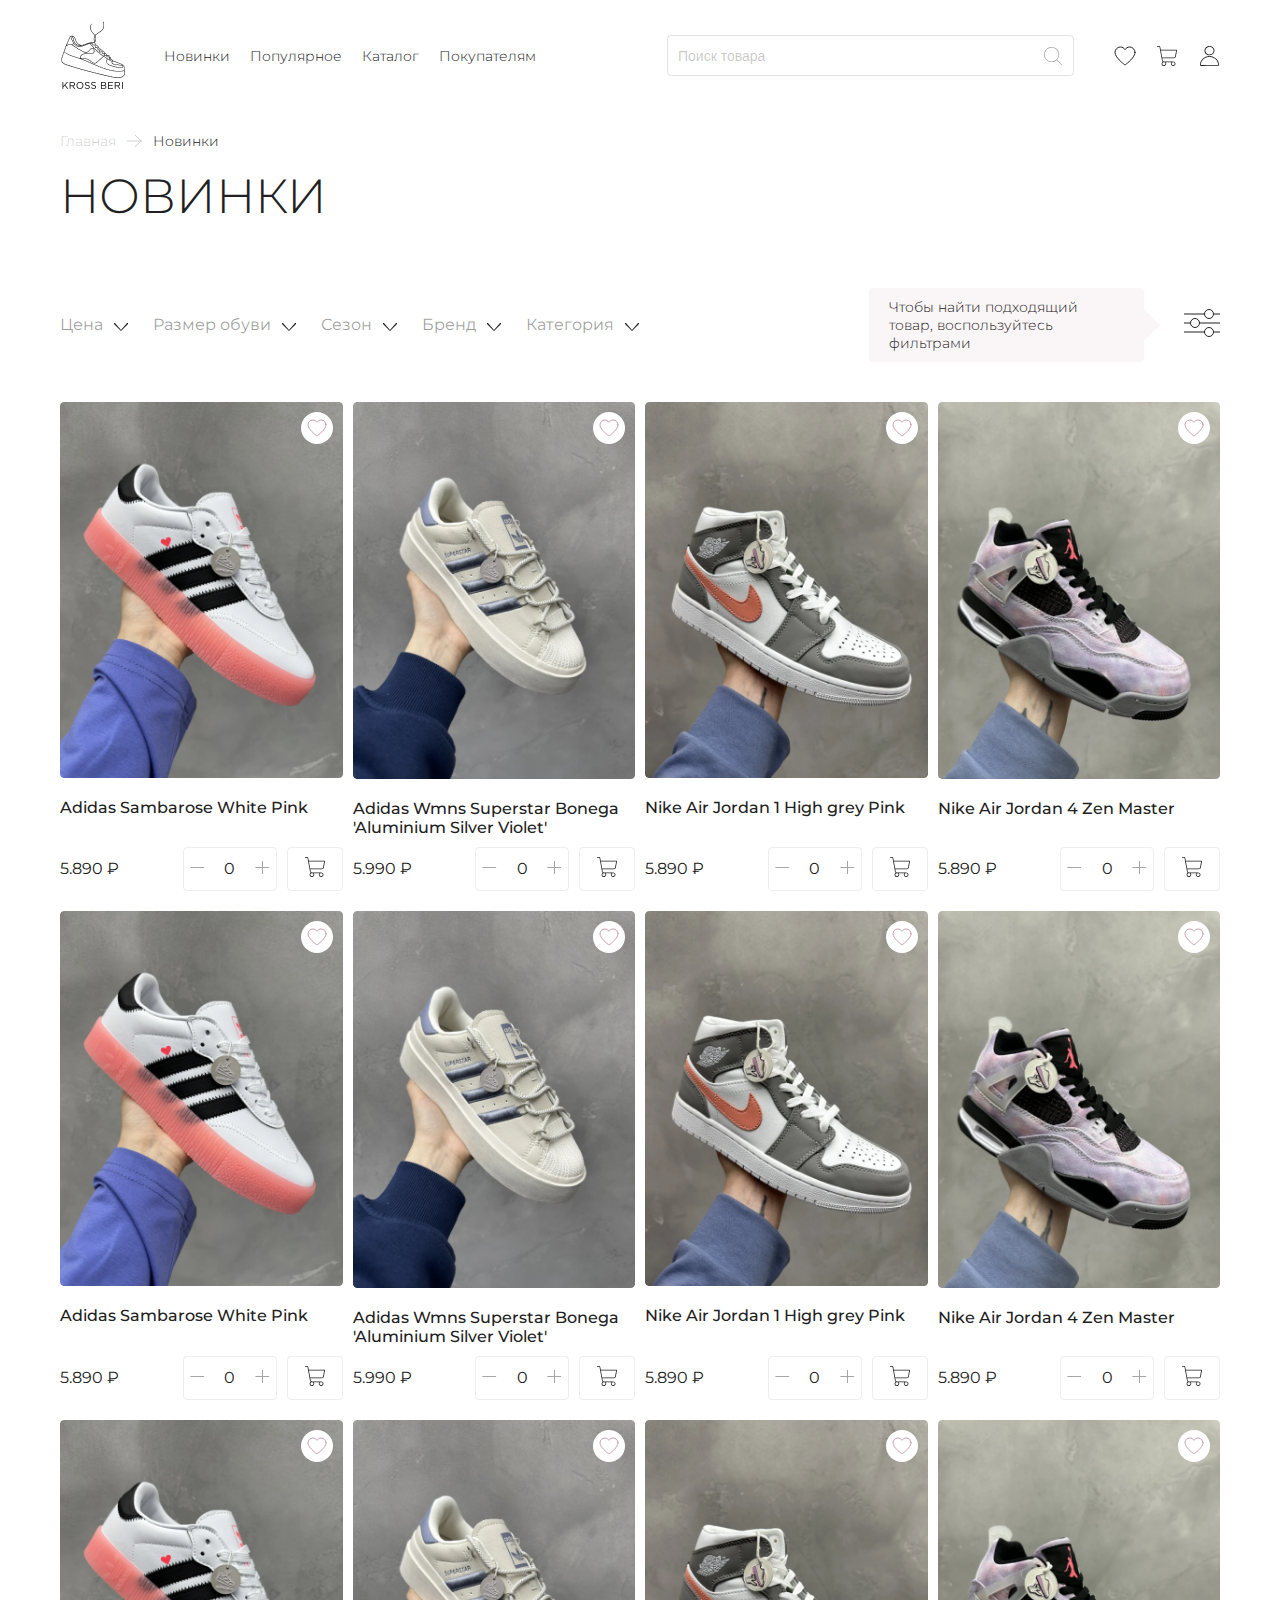
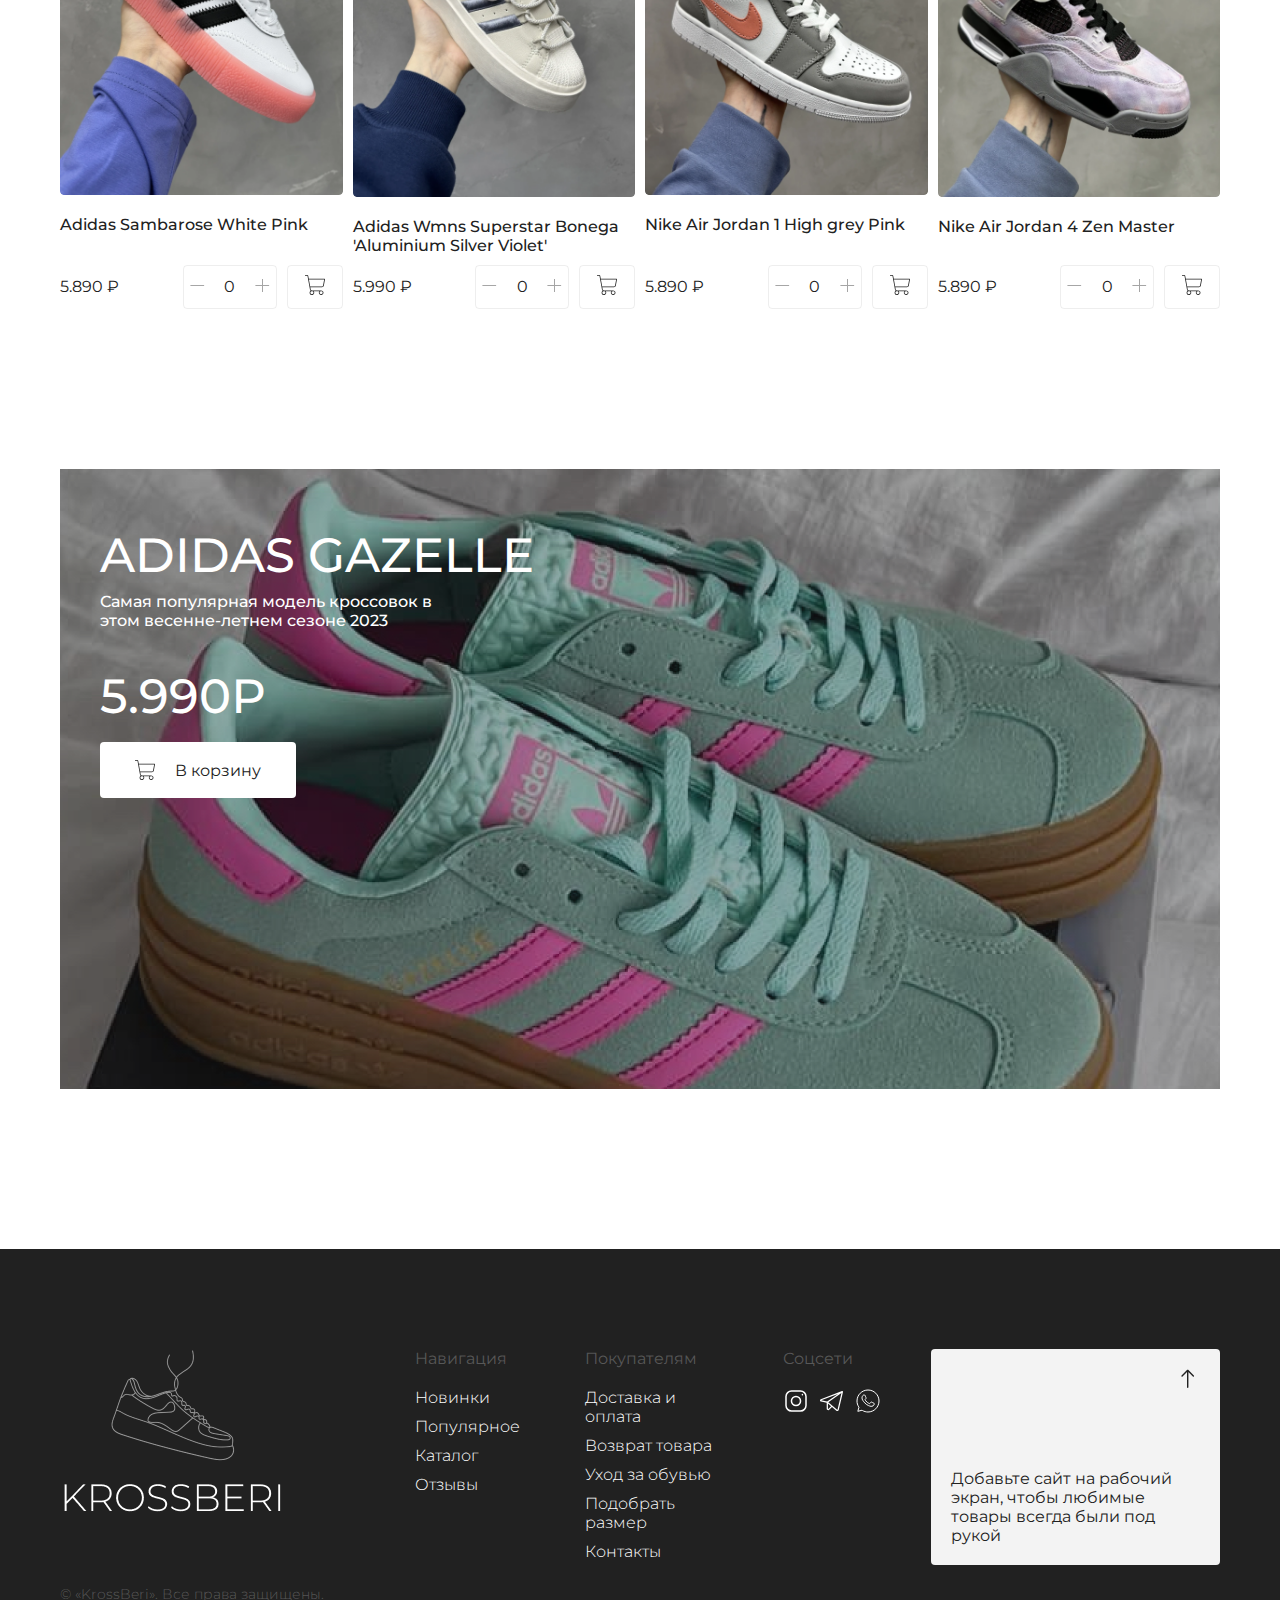
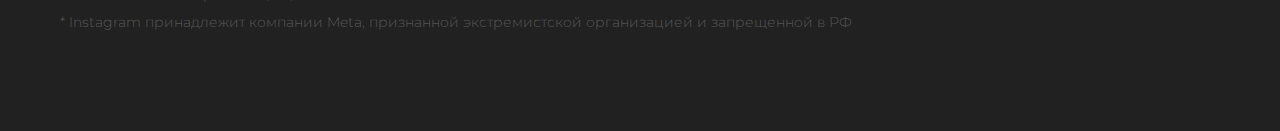
<file: new.html>
<!DOCTYPE html>
<html lang="en">
   <head>
      <meta charset="UTF-8" />
      <meta name="viewport" content="width=device-width, initial-scale=1.0" />
      <title>Document</title>
      <link rel="stylesheet" href="./assets/css/style.css" />
   </head>
   <body>
      <header class="header ">
         <div class="header__desk container">
            <nav class="header__nav">
               <a href="#" class="header__link">
                  <img src="./assets/images/logo.png" alt="" />
               </a>
   
               <ul class="header__list">
                  <li
                     class="header__item header__modal-trigger header__modal-trigger_low"
                  >
                     <a href="#"> Новинки </a>
   
                     <div class="header__modal-window">
                        <div class="header__modal-categories">
                           <div class="header__modal-block">
                              <p class="header__modal-title">Все категории</p>
                              <ul>
                                 <li><a href="#">Кроссовки</a></li>
                                 <li><a href="#">Кеды</a></li>
                                 <li><a href="#">Ботинки</a></li>
                                 <li><a href="#">Угги</a></li>
                                 <li><a href="#">Луноходы</a></li>
                                 <li><a href="#">Аксессуары</a></li>
                              </ul>
                           </div>
                           <div class="header__modal-block">
                              <p class="header__modal-title">Все бренды</p>
                              <ul>
                                 <li><a href="#">Adidas</a></li>
                                 <li><a href="#">Nike</a></li>
                                 <li><a href="#">Converse</a></li>
                              </ul>
                           </div>
                        </div>
                     </div>
                  </li>
                  <li
                     class="header__item header__modal-trigger header__modal-trigger_low"
                  >
   
                     <a href="#"> Популярное </a>
   
                     <div class="header__modal-window">
                        <div class="header__modal-categories">
                           <div class="header__modal-block">
                              <p class="header__modal-title">Все категории</p>
                              <ul>
                                 <li><a href="#">Кроссовки</a></li>
                                 <li><a href="#">Кеды</a></li>
                                 <li><a href="#">Ботинки</a></li>
                                 <li><a href="#">Угги</a></li>
                                 <li><a href="#">Луноходы</a></li>
                                 <li><a href="#">Аксессуары</a></li>
                              </ul>
                           </div>
                           <div class="header__modal-block">
                              <p class="header__modal-title">Все бренды</p>
                              <ul>
                                 <li><a href="#">Adidas</a></li>
                                 <li><a href="#">Nike</a></li>
                                 <li><a href="#">Converse</a></li>
                              </ul>
                           </div>
                        </div>
                     </div>
                  </li>
   
                  <li
                     class="header__item header__modal-trigger header__modal-trigger_low"
                  >
                     <a href="#"> Каталог </a>
   
                     <div class="header__modal-window">
                        <div class="header__modal-categories">
                           <div class="header__modal-block">
                              <p class="header__modal-title">Все категории</p>
                              <ul>
                                 <li><a href="#">Кроссовки</a></li>
                                 <li><a href="#">Кеды</a></li>
                                 <li><a href="#">Ботинки</a></li>
                                 <li><a href="#">Угги</a></li>
                                 <li><a href="#">Луноходы</a></li>
                                 <li><a href="#">Аксессуары</a></li>
                              </ul>
                           </div>
                           <div class="header__modal-block">
                              <p class="header__modal-title">Все бренды</p>
                              <ul>
                                 <li><a href="#">Adidas</a></li>
                                 <li><a href="#">Nike</a></li>
                                 <li><a href="#">Converse</a></li>
                              </ul>
                           </div>
                        </div>
                     </div>
                  </li>
                  <li class="header__item">
                     <a href="#"> Покупателям </a>
                  </li>
               </ul>
            </nav>
            <div class="header__options">
               <label class="header__search" for="header-search">
                  <input
                     class="header__search-input"
                     type="text"
                     id="header-search"
                     name="header-search"
                     placeholder="Поиск товара"
                  />
                  <svg
                     class="header__search-img"
                     xmlns="http://www.w3.org/2000/svg"
                     width="18"
                     height="18"
                     viewBox="0 0 18 18"
                     fill="none"
                  >
                     <path
                        opacity="0.4"
                        d="M17.8946 17.3857L13.1564 12.6475C14.4844 11.1867 15.1883 9.26439 15.1179 7.29142C15.0474 5.31845 14.2081 3.45129 12.7792 2.08892C11.3504 0.726557 9.44544 -0.0229599 7.47135 0.000536196C5.49727 0.0240323 3.61066 0.818678 2.21467 2.21467C0.818678 3.61066 0.0240323 5.49727 0.000536196 7.47135C-0.0229599 9.44544 0.726557 11.3504 2.08892 12.7792C3.45129 14.2081 5.31845 15.0474 7.29142 15.1179C9.26439 15.1883 11.1867 14.4844 12.6475 13.1564L17.3857 17.8946C17.4532 17.9621 17.5447 18 17.6402 18C17.7356 18 17.8271 17.9621 17.8946 17.8946C17.9621 17.8271 18 17.7356 18 17.6402C18 17.5447 17.9621 17.4532 17.8946 17.3857ZM0.737281 7.57036C0.737281 6.21891 1.13803 4.8978 1.88886 3.77411C2.63969 2.65041 3.70687 1.7746 4.95545 1.25742C6.20404 0.740239 7.57794 0.604921 8.90343 0.868577C10.2289 1.13223 11.4465 1.78302 12.4021 2.73864C13.3577 3.69427 14.0085 4.91181 14.2721 6.23729C14.5358 7.56278 14.4005 8.93669 13.8833 10.1853C13.3661 11.4339 12.4903 12.501 11.3666 13.2519C10.2429 14.0027 8.92182 14.4034 7.57036 14.4034C5.7587 14.4015 4.02179 13.681 2.74075 12.4C1.45971 11.1189 0.739185 9.38202 0.737281 7.57036Z"
                        fill="#212121"
                     />
                  </svg>
               </label>
   
               <div class="header__icons">
                  <div class="header__favorite">
                     <a href="#">
                        <svg
                           xmlns="http://www.w3.org/2000/svg"
                           width="22"
                           height="22"
                           viewBox="0 0 22 22"
                           fill="none"
                        >
                           <path
                              d="M21 7.36927C21 4.40406 18.5879 2 15.6121 2C13.6526 2 11.9432 3.04522 11 4.60335C10.0568 3.04574 8.34737 2 6.3879 2C3.41211 2.00052 1 4.40406 1 7.36927C1 8.04685 1.13158 8.69297 1.36158 9.28979C3.14316 14.3963 11 20 11 20C11 20 18.8568 14.3963 20.6389 9.28979C20.8689 8.69297 21 8.04685 21 7.36927Z"
                              stroke="#212121"
                              stroke-linecap="round"
                              stroke-linejoin="round"
                           />
                        </svg>
                     </a>
                  </div>
   
                  <div class="header__cart">
                     <a href="#">
                        <svg
                           xmlns="http://www.w3.org/2000/svg"
                           width="22"
                           height="22"
                           viewBox="0 0 22 22"
                           fill="none"
                        >
                           <path
                              d="M20.9102 4.98417C20.8742 4.94089 20.829 4.90605 20.778 4.88213C20.727 4.8582 20.6714 4.84578 20.615 4.84573H4.78262L4.25571 1.94701C4.2073 1.68118 4.06711 1.44078 3.85959 1.26771C3.65206 1.09465 3.39038 0.999906 3.12015 1H1.38461C1.2826 1 1.18478 1.04052 1.11265 1.11264C1.04052 1.18476 1 1.28258 1 1.38457C1 1.48657 1.04052 1.58439 1.11265 1.65651C1.18478 1.72863 1.2826 1.76915 1.38461 1.76915H3.11535C3.20642 1.76766 3.29506 1.79854 3.36549 1.85629C3.43592 1.91404 3.48357 1.99491 3.49995 2.0845L5.95183 15.5734C6.03763 16.0424 6.29463 16.4628 6.67297 16.7531C6.27624 17.0087 5.96746 17.3799 5.78827 17.8165C5.60907 18.2532 5.56809 18.7342 5.67083 19.1949C5.77358 19.6555 6.01512 20.0735 6.36288 20.3926C6.71064 20.7117 7.14789 20.9165 7.61568 20.9794C8.08347 21.0423 8.55929 20.9602 8.97899 20.7443C9.39868 20.5284 9.74206 20.1889 9.96282 19.7718C10.1836 19.3546 10.2711 18.8798 10.2136 18.4114C10.1561 17.943 9.95631 17.5034 9.64119 17.1521H15.4353C15.083 17.5459 14.8766 18.0487 14.8505 18.5765C14.8244 19.1042 14.9803 19.625 15.292 20.0516C15.6038 20.4783 16.0526 20.785 16.5633 20.9206C17.0741 21.0561 17.6159 21.0123 18.0982 20.7964C18.5806 20.5805 18.9742 20.2056 19.2133 19.7344C19.4524 19.2631 19.5225 18.7241 19.4119 18.2074C19.3013 17.6907 19.0167 17.2276 18.6056 16.8956C18.1946 16.5635 17.682 16.3825 17.1536 16.3829H7.84315C7.57309 16.3828 7.31163 16.2879 7.10431 16.1149C6.89699 15.9418 6.75694 15.7016 6.70855 15.4359L6.32394 13.3063H17.9324C18.3828 13.3064 18.8189 13.1484 19.1647 12.8599C19.5105 12.5714 19.744 12.1707 19.8247 11.7277L20.9939 5.29953C21.0039 5.24404 21.0016 5.18704 20.9871 5.13254C20.9727 5.07804 20.9464 5.02739 20.9102 4.98417ZM9.46139 18.6904C9.46139 18.9946 9.37116 19.292 9.20211 19.545C9.03307 19.798 8.7928 19.9951 8.51168 20.1115C8.23057 20.228 7.92125 20.2584 7.62282 20.1991C7.32439 20.1397 7.05027 19.9932 6.83512 19.7781C6.61996 19.563 6.47344 19.2889 6.41408 18.9905C6.35472 18.6921 6.38518 18.3828 6.50162 18.1017C6.61806 17.8206 6.81525 17.5803 7.06824 17.4113C7.32124 17.2423 7.61868 17.1521 7.92295 17.1521C8.33097 17.1521 8.72228 17.3141 9.01079 17.6026C9.2993 17.8911 9.46139 18.2824 9.46139 18.6904ZM18.692 18.6904C18.692 18.9946 18.6018 19.292 18.4327 19.545C18.2637 19.798 18.0234 19.9951 17.7423 20.1115C17.4612 20.228 17.1518 20.2584 16.8534 20.1991C16.555 20.1397 16.2809 19.9932 16.0657 19.7781C15.8506 19.563 15.704 19.2889 15.6447 18.9905C15.5853 18.6921 15.6158 18.3828 15.7322 18.1017C15.8487 17.8206 16.0459 17.5803 16.2988 17.4113C16.5518 17.2423 16.8493 17.1521 17.1536 17.1521C17.5616 17.1521 17.9529 17.3141 18.2414 17.6026C18.5299 17.8911 18.692 18.2824 18.692 18.6904ZM19.0679 11.5902C19.0195 11.856 18.8793 12.0964 18.6718 12.2695C18.4643 12.4425 18.2026 12.5373 17.9324 12.5372H6.18068L4.92204 5.61487H20.1545L19.0679 11.5902Z"
                              fill="#212121"
                           />
                        </svg>
                     </a>
                  </div>
   
                  <div class="header__profile header__modal-trigger">
                     <a href="#">
                        <svg
                           xmlns="http://www.w3.org/2000/svg"
                           width="22"
                           height="22"
                           viewBox="0 0 22 22"
                           fill="none"
                        >
                           <path
                              fill-rule="evenodd"
                              clip-rule="evenodd"
                              d="M10.7085 1.03751C9.67694 1.18397 8.72921 1.63381 7.96564 2.33945C7.02196 3.21166 6.56427 4.19603 6.50907 5.47243C6.44843 6.87614 6.88526 7.94452 7.91656 8.91451C8.89789 9.8376 9.85719 10.2429 11.207 10.3049C12.5006 10.3642 13.5444 10.0635 14.5759 9.33426C15.3936 8.75607 16.0565 7.80591 16.3332 6.81514C16.4989 6.2218 16.5024 5.13083 16.3405 4.54286C15.971 3.20105 14.9913 2.0665 13.7076 1.49382C13.3253 1.32326 12.8632 1.1516 12.6809 1.11229C12.1655 1.00122 11.2174 0.965277 10.7085 1.03751ZM12.8414 2.01293C13.5038 2.23926 13.9967 2.54588 14.4764 3.02995C15.003 3.56145 15.3035 4.06603 15.4822 4.71893C15.7285 5.61916 15.649 6.41556 15.2281 7.2627C14.3446 9.04107 12.1076 9.9654 10.2053 9.33825C9.23259 9.01759 8.25502 8.2457 7.83388 7.46569C7.3448 6.56002 7.21451 5.51071 7.48319 4.64112C7.88996 3.32472 9.09988 2.22894 10.5177 1.89305C11.1499 1.74322 12.2126 1.79803 12.8414 2.01293ZM9.83914 11.1916C8.12385 11.461 6.34504 12.2802 5.01324 13.4139C3.23988 14.9234 2.11345 17.1681 2.01846 19.3815C1.98162 20.2402 1.98722 20.2864 2.15523 20.5176C2.53157 21.0356 1.82937 20.9994 11.4918 20.9995L20.1404 20.9996L20.4267 20.8492C20.6153 20.7502 20.7667 20.5954 20.8701 20.3957C21.0109 20.1238 21.0218 20.0243 20.9754 19.4272C20.8029 17.2111 19.9416 15.3707 18.345 13.8067C16.9485 12.4389 15.0902 11.5085 13.1284 11.1952C12.2874 11.0608 10.6826 11.0591 9.83914 11.1916ZM12.3889 11.9102C14.2842 12.1131 15.959 12.8348 17.3435 14.0451C18.18 14.7763 18.7773 15.5225 19.2415 16.4161C19.8118 17.5138 20.1654 18.8748 20.1103 19.7602L20.0867 20.1389L11.5466 20.1564C4.91847 20.17 2.98219 20.1552 2.89825 20.09C2.81174 20.023 2.79965 19.8954 2.8379 19.4528C3.01616 17.3913 3.85217 15.6844 5.38552 14.2517C5.77055 13.8919 6.3177 13.4542 6.60141 13.2789C7.67979 12.6128 8.94056 12.1376 10.028 11.9873C10.332 11.9453 10.6636 11.8996 10.7649 11.8857C11.1359 11.8348 11.775 11.8444 12.3889 11.9102Z"
                              fill="#212121"
                           />
                        </svg>
                     </a>
   
                     <div class="header__modal-window header__modal-window_right">
                        <ul class="header__modal-list">
                           <li><a href="#">Войти</a></li>
                           <li><a href="#">Зарегистрироваться</a></li>
                           <li><a href="#">Выйти из профиля</a></li>
                        </ul>
                     </div>
                  </div>
               </div>
            </div>
         </div>

         <div class="header__mobile">
            <div class="header__top container">
               <label class="header__search" for="header-search-mobile">
                  <input
                     class="header__search-input"
                     type="text"
                     id="header-search-mobile"
                     name="header-search-mobile"
                     placeholder="Поиск товара"
                  />
                  <svg
                     class="header__search-img"
                     xmlns="http://www.w3.org/2000/svg"
                     width="18"
                     height="18"
                     viewBox="0 0 18 18"
                     fill="none"
                  >
                     <path
                        opacity="0.4"
                        d="M17.8946 17.3857L13.1564 12.6475C14.4844 11.1867 15.1883 9.26439 15.1179 7.29142C15.0474 5.31845 14.2081 3.45129 12.7792 2.08892C11.3504 0.726557 9.44544 -0.0229599 7.47135 0.000536196C5.49727 0.0240323 3.61066 0.818678 2.21467 2.21467C0.818678 3.61066 0.0240323 5.49727 0.000536196 7.47135C-0.0229599 9.44544 0.726557 11.3504 2.08892 12.7792C3.45129 14.2081 5.31845 15.0474 7.29142 15.1179C9.26439 15.1883 11.1867 14.4844 12.6475 13.1564L17.3857 17.8946C17.4532 17.9621 17.5447 18 17.6402 18C17.7356 18 17.8271 17.9621 17.8946 17.8946C17.9621 17.8271 18 17.7356 18 17.6402C18 17.5447 17.9621 17.4532 17.8946 17.3857ZM0.737281 7.57036C0.737281 6.21891 1.13803 4.8978 1.88886 3.77411C2.63969 2.65041 3.70687 1.7746 4.95545 1.25742C6.20404 0.740239 7.57794 0.604921 8.90343 0.868577C10.2289 1.13223 11.4465 1.78302 12.4021 2.73864C13.3577 3.69427 14.0085 4.91181 14.2721 6.23729C14.5358 7.56278 14.4005 8.93669 13.8833 10.1853C13.3661 11.4339 12.4903 12.501 11.3666 13.2519C10.2429 14.0027 8.92182 14.4034 7.57036 14.4034C5.7587 14.4015 4.02179 13.681 2.74075 12.4C1.45971 11.1189 0.739185 9.38202 0.737281 7.57036Z"
                        fill="#212121"
                     />
                  </svg>
               </label>

               <button class="header__notification">

                  <svg xmlns="http://www.w3.org/2000/svg" width="24" height="26" viewBox="0 0 24 26" fill="none">
                     <path d="M15.2706 19.7692V20.6154C15.2706 21.513 14.9261 22.3739 14.3128 23.0087C13.6996 23.6434 12.8679 24 12.0006 24C11.1334 24 10.3016 23.6434 9.6884 23.0087C9.07517 22.3739 8.73066 21.513 8.73066 20.6154V19.7692M20.7723 18.0468C19.4602 16.3846 18.5339 15.5385 18.5339 10.956C18.5339 6.75962 16.4636 5.26457 14.7596 4.53846C14.5333 4.44221 14.3202 4.22115 14.2513 3.98053C13.9524 2.9276 13.1144 2 12.0006 2C10.8868 2 10.0483 2.92813 9.75252 3.98159C9.68354 4.22486 9.47048 4.44221 9.24414 4.53846C7.53814 5.26563 5.4699 6.75538 5.4699 10.956C5.46734 15.5385 4.54103 16.3846 3.22896 18.0468C2.68533 18.7353 3.16151 19.7692 4.11236 19.7692H19.894C20.8397 19.7692 21.3128 18.7322 20.7723 18.0468Z" stroke="#212121" stroke-linecap="round" stroke-linejoin="round"/>
                  </svg>
                  <span>
                     3
                  </span>
               </button>
            </div>
            <div class="header__bottom container">
               <button class="header__item" id="header-catalog">
                  <svg xmlns="http://www.w3.org/2000/svg" width="32" height="32" viewBox="0 0 32 32" fill="none">
                     <g opacity="0.4">
                        <path d="M23.8595 27.181L17.5419 20.8634C19.3125 18.9156 20.2511 16.3525 20.1572 13.7219C20.0632 11.0913 18.9441 8.60172 17.039 6.78523C15.1339 4.96874 12.5939 3.96939 9.9618 4.00071C7.32969 4.03204 4.81421 5.09157 2.95289 6.95289C1.09157 8.81421 0.0320431 11.3297 0.000714928 13.9618C-0.0306132 16.5939 0.968743 19.1339 2.78523 21.039C4.60172 22.9441 7.09127 24.0632 9.7219 24.1572C12.3525 24.2511 14.9156 23.3125 16.8634 21.5419L23.181 27.8595C23.2709 27.9495 23.393 28 23.5202 28C23.6475 28 23.7695 27.9495 23.8595 27.8595C23.9495 27.7695 24 27.6475 24 27.5202C24 27.393 23.9495 27.2709 23.8595 27.181ZM0.983042 14.0938C0.983042 12.2919 1.51738 10.5304 2.51848 9.03214C3.51959 7.53388 4.9425 6.36613 6.60727 5.67656C8.27205 4.98699 10.1039 4.80656 11.8712 5.1581C13.6386 5.50964 15.2619 6.37736 16.5361 7.65153C17.8103 8.92569 18.678 10.5491 19.0295 12.3164C19.3811 14.0837 19.2006 15.9156 18.5111 17.5804C17.8215 19.2451 16.6537 20.668 15.1555 21.6691C13.6572 22.6703 11.8958 23.2046 10.0938 23.2046C7.67827 23.2021 5.36238 22.2414 3.65433 20.5333C1.94628 18.8252 0.98558 16.5094 0.983042 14.0938Z" fill="#212121"/>
                        <line x1="24" y1="10.5" x2="31" y2="10.5" stroke="#212121"/>
                        <line x1="24" y1="15.5" x2="31" y2="15.5" stroke="#212121"/>
                        <line x1="24" y1="20.5" x2="31" y2="20.5" stroke="#212121"/>
                     </g>
                  </svg>
                  <span>Каталог</span>
               </button>
               <button class="header__item" id="header-catalog">
                  <svg xmlns="http://www.w3.org/2000/svg" width="32" height="32" viewBox="0 0 32 32" fill="none">
                     <g opacity="0.4">
                        <path d="M30 10.7556C30 6.47252 26.5024 3 22.1876 3C19.3463 3 16.8676 4.50976 15.5 6.76039C14.1324 4.51052 11.6537 3 8.81245 3C4.49755 3.00076 1 6.47252 1 10.7556C1 11.7343 1.19079 12.6676 1.52429 13.5297C4.10758 20.9058 15.5 29 15.5 29C15.5 29 26.8924 20.9058 29.4765 13.5297C29.81 12.6676 30 11.7343 30 10.7556Z" stroke="#212121" stroke-linecap="round" stroke-linejoin="round"/>
                     </g>
                  </svg>
                  <span>Вишлист</span>
               </button>

               <a href="#" class="header__item">
                  <img src="./assets/images/logo-mobile.png" alt="logo-kross-beri">
               </a>

               <button class="header__item" id="header-catalog">
                  <svg xmlns="http://www.w3.org/2000/svg" width="32" height="32" viewBox="0 0 32 32" fill="none">
                     <g opacity="0.4">
                        <path d="M30.8653 6.97626C30.8112 6.91133 30.7435 6.85908 30.667 6.82319C30.5905 6.78731 30.5071 6.76867 30.4225 6.76859H6.67394L5.88357 2.42052C5.81094 2.02177 5.60066 1.66117 5.28938 1.40157C4.9781 1.14198 4.58557 0.999859 4.18023 1H1.57691C1.42391 1 1.27717 1.06078 1.16897 1.16896C1.06078 1.27714 1 1.42387 1 1.57686C1 1.72985 1.06078 1.87658 1.16897 1.98476C1.27717 2.09294 1.42391 2.15372 1.57691 2.15372H4.17302C4.30963 2.15149 4.44259 2.19781 4.54824 2.28443C4.65388 2.37106 4.72536 2.49236 4.74993 2.62674L8.42775 22.8601C8.55644 23.5636 8.94195 24.1943 9.50946 24.6296C8.91436 25.0131 8.45119 25.5699 8.1824 26.2248C7.91361 26.8797 7.85213 27.6013 8.00625 28.2923C8.16037 28.9832 8.52268 29.6103 9.04432 30.089C9.56596 30.5676 10.2218 30.8748 10.9235 30.9691C11.6252 31.0635 12.3389 30.9404 12.9685 30.6165C13.598 30.2926 14.1131 29.7834 14.4442 29.1577C14.7754 28.532 14.9067 27.8198 14.8204 27.1171C14.7341 26.4145 14.4345 25.7551 13.9618 25.2281H22.653C22.1245 25.8189 21.8149 26.5731 21.7757 27.3647C21.7366 28.1564 21.9704 28.9375 22.4381 29.5774C22.9057 30.2174 23.5789 30.6775 24.345 30.8809C25.1112 31.0842 25.9239 31.0184 26.6474 30.6946C27.3709 30.3707 27.9613 29.8084 28.3199 29.1015C28.6786 28.3947 28.7837 27.5862 28.6178 26.8111C28.4519 26.0361 28.025 25.3415 27.4085 24.8433C26.7919 24.3452 26.023 24.0738 25.2303 24.0744H11.2647C10.8596 24.0742 10.4674 23.9319 10.1565 23.6723C9.84548 23.4128 9.6354 23.0524 9.56283 22.6539L8.98591 19.4595H26.3986C27.0741 19.4596 27.7283 19.2226 28.247 18.7899C28.7657 18.3571 29.1161 17.7561 29.237 17.0915L30.9908 7.44929C31.0058 7.36607 31.0024 7.28055 30.9807 7.19881C30.959 7.11707 30.9196 7.04109 30.8653 6.97626ZM13.6921 27.5355C13.6921 27.9919 13.5567 28.438 13.3032 28.8175C13.0496 29.1969 12.6892 29.4927 12.2675 29.6673C11.8459 29.842 11.3819 29.8877 10.9342 29.7986C10.4866 29.7096 10.0754 29.4898 9.75267 29.1671C9.42994 28.8444 9.21016 28.4333 9.12112 27.9857C9.03208 27.5381 9.07778 27.0741 9.25244 26.6525C9.4271 26.2309 9.72287 25.8705 10.1024 25.617C10.4819 25.3634 10.928 25.2281 11.3844 25.2281C11.9965 25.2281 12.5834 25.4712 13.0162 25.9039C13.449 26.3367 13.6921 26.9236 13.6921 27.5355ZM27.538 27.5355C27.538 27.9919 27.4026 28.438 27.1491 28.8175C26.8955 29.1969 26.5351 29.4927 26.1134 29.6673C25.6918 29.842 25.2278 29.8877 24.7801 29.7986C24.3325 29.7096 23.9213 29.4898 23.5986 29.1671C23.2758 28.8444 23.0561 28.4333 22.967 27.9857C22.878 27.5381 22.9237 27.0741 23.0983 26.6525C23.273 26.2309 23.5688 25.8705 23.9483 25.617C24.3278 25.3634 24.7739 25.2281 25.2303 25.2281C25.8424 25.2281 26.4293 25.4712 26.8621 25.9039C27.2949 26.3367 27.538 26.9236 27.538 27.5355ZM28.1019 16.8853C28.0293 17.284 27.819 17.6446 27.5077 17.9042C27.1964 18.1638 26.8039 18.3059 26.3986 18.3058H8.77101L6.88307 7.92231H29.7317L28.1019 16.8853Z" fill="#212121"/>
                     </g>
                  </svg>
                  <span>Корзина</span>
               </button>

               <button class="header__item" id="header-catalog">
                  <svg xmlns="http://www.w3.org/2000/svg" width="32" height="32" viewBox="0 0 32 32" fill="none">
                     <g opacity="0.4">
                        <path fill-rule="evenodd" clip-rule="evenodd" d="M14.8336 1.05626C13.3134 1.27595 11.9167 1.95071 10.7915 3.00918C9.40078 4.31749 8.72629 5.79405 8.64495 7.70865C8.55558 9.81421 9.19934 11.4168 10.7191 12.8718C12.1653 14.2564 13.579 14.8643 15.5683 14.9573C17.4746 15.0463 19.0128 14.5952 20.5329 13.5014C21.738 12.6341 22.7148 11.2089 23.1226 9.7227C23.3668 8.8327 23.3719 7.19625 23.1333 6.3143C22.5888 4.30158 21.145 2.59975 19.2533 1.74073C18.6899 1.48489 18.009 1.2274 17.7402 1.16843C16.9808 1.00183 15.5835 0.947916 14.8336 1.05626ZM17.9768 2.5194C18.9529 2.8589 19.6794 3.31882 20.3863 4.04492C21.1623 4.84217 21.6051 5.59905 21.8685 6.5784C22.2315 7.92875 22.1143 9.12334 21.494 10.3941C20.192 13.0616 16.8954 14.4481 14.092 13.5074C12.6586 13.0264 11.2179 11.8686 10.5973 10.6985C9.87654 9.34003 9.68454 7.76607 10.0805 6.46168C10.6799 4.48708 12.463 2.8434 14.5524 2.33958C15.4841 2.11483 17.0502 2.19705 17.9768 2.5194ZM13.5524 16.2874C11.0246 16.6916 8.40322 17.9202 6.44056 19.6208C3.82719 21.8851 2.16719 25.2521 2.02721 28.5722C1.97291 29.8603 1.98117 29.9296 2.22877 30.2764C2.78337 31.0534 1.74855 30.9991 15.9879 30.9992L28.7332 30.9994L29.1552 30.7738C29.4331 30.6253 29.6561 30.393 29.8086 30.0936C30.0161 29.6857 30.0321 29.5364 29.9637 28.6408C29.7096 25.3167 28.4403 22.5561 26.0873 20.2101C24.0293 18.1583 21.2908 16.7628 18.3998 16.2928C17.1604 16.0913 14.7954 16.0887 13.5524 16.2874ZM17.3099 17.3653C20.103 17.6697 22.5712 18.7522 24.6114 20.5676C25.8442 21.6645 26.7245 22.7837 27.4085 24.1241C28.2489 25.7707 28.77 27.8122 28.6889 29.1403L28.6541 29.7084L16.0687 29.7346C6.3009 29.7549 3.44743 29.7327 3.32374 29.635C3.19625 29.5344 3.17844 29.343 3.2348 28.6792C3.49749 25.587 4.72952 23.0266 6.98919 20.8775C7.5566 20.3378 8.36293 19.6812 8.78102 19.4184C10.3702 18.4192 12.2282 17.7063 13.8307 17.481C14.2787 17.418 14.7674 17.3494 14.9167 17.3285C15.4635 17.2522 16.4052 17.2666 17.3099 17.3653Z" fill="#212121"/>
                     </g>
                  </svg>
                  <span>Профиль</span>
               </button>
            </div>
         </div>
      </header>

      <main>
         <section class="breadcrumbs container">
            <div class="breadcrumbs__item">
               <a href="#">Главная</a>
            </div>
            <div class="breadcrumbs__item">
               <a href="#">Новинки</a>
            </div>
         </section>

         <section class="tiles">
            <h2 class="tiles__title container">Новинки</h2>

            <form class="filters container" >
               <div class="filters__list">
                  <div class="filters__item filters__modal-trigger filters__modal-trigger_price">
                     <div class="filters__head">
                        <!-- <select name="filter-price" id="filter-price"></select> -->
                        <span>Цена</span>
                        <svg
                           class="filters__condition"
                           xmlns="http://www.w3.org/2000/svg"
                           width="16"
                           height="10"
                           viewBox="0 0 16 10"
                           fill="none"
                        >
                           <path
                              d="M7.99983 1.99996L13.9998 8.99996C13.9356 8.97145 14.049 9.0532 13.9998 8.99996C13.9305 9.00059 14.0641 9.02847 13.9998 8.99996C14.0692 8.99933 14.936 9.02962 14.9998 8.99996C15.0636 8.9703 14.9514 9.05408 14.9998 8.99996C15.0482 8.94584 14.9743 9.07019 14.9998 8.99996C15.0253 8.92973 15.0011 8.07546 14.9998 7.99996C14.9985 7.92446 15.0278 8.06909 14.9998 7.99996C14.9719 7.93084 15.0501 8.05204 14.9998 7.99996L7.99983 0.999961C7.90187 0.896228 8.13649 0.999961 7.99983 0.999961C8.09778 0.896228 7.86316 0.999961 7.99983 0.999961L0.999827 7.99996C1.02776 7.93084 0.949588 8.05204 0.999827 7.99996C1.00115 7.92446 0.971891 8.06909 0.999827 7.99996C0.998507 8.07546 0.974329 8.92973 0.999827 8.99996C0.951445 8.94584 1.02533 9.07019 0.999827 8.99996C0.936027 8.9703 1.04821 9.05408 0.999827 8.99996C1.06363 9.02963 1.93045 8.99933 1.99983 8.99996C2.0692 9.00059 1.93558 9.02847 1.99983 8.99996C2.06407 8.97145 1.95063 9.0532 1.99983 8.99996L7.99983 1.99996Z"
                              fill="#212121"
                           />
                        </svg>
                     </div>
                     <div
                        class="filters__body filters__modal-body filters__modal-body_left filters__modal-body_high"
                     >
                        <div class="filters__body-content">
                           <div class="filters__input-block">
                              <input type="text" placeholder="от 1.999 ₽ " />
                              <span>-</span>
                              <input type="text" placeholder="до 18.000 ₽" />
                           </div>

                           <button class="filters__submit" id="filters-price-submit">Применить</button>
                        </div>
                     </div>
                  </div>

                  <div class="filters__item filters__modal-trigger filters__modal-trigger_select">
                     <select name="filter-size" id="filter-size"></select>
                     <div class="filters__head">
                        <span>Размер обуви</span>
                        <svg
                           class="filters__condition"
                           xmlns="http://www.w3.org/2000/svg"
                           width="16"
                           height="10"
                           viewBox="0 0 16 10"
                           fill="none"
                        >
                           <path
                              d="M7.99983 1.99996L13.9998 8.99996C13.9356 8.97145 14.049 9.0532 13.9998 8.99996C13.9305 9.00059 14.0641 9.02847 13.9998 8.99996C14.0692 8.99933 14.936 9.02962 14.9998 8.99996C15.0636 8.9703 14.9514 9.05408 14.9998 8.99996C15.0482 8.94584 14.9743 9.07019 14.9998 8.99996C15.0253 8.92973 15.0011 8.07546 14.9998 7.99996C14.9985 7.92446 15.0278 8.06909 14.9998 7.99996C14.9719 7.93084 15.0501 8.05204 14.9998 7.99996L7.99983 0.999961C7.90187 0.896228 8.13649 0.999961 7.99983 0.999961C8.09778 0.896228 7.86316 0.999961 7.99983 0.999961L0.999827 7.99996C1.02776 7.93084 0.949588 8.05204 0.999827 7.99996C1.00115 7.92446 0.971891 8.06909 0.999827 7.99996C0.998507 8.07546 0.974329 8.92973 0.999827 8.99996C0.951445 8.94584 1.02533 9.07019 0.999827 8.99996C0.936027 8.9703 1.04821 9.05408 0.999827 8.99996C1.06363 9.02963 1.93045 8.99933 1.99983 8.99996C2.0692 9.00059 1.93558 9.02847 1.99983 8.99996C2.06407 8.97145 1.95063 9.0532 1.99983 8.99996L7.99983 1.99996Z"
                              fill="#212121"
                           />
                        </svg>
                     </div>
                     <div class="filters__body filters__modal-body">
                        <div class="filters__body-content">
                           <div class="filters__size-block">
                              <p class="filters__size-title">EUR</p>
                              <div class="filters__size-grid">
                                 
                                 <button value="35" class="filters__size-btn">35</button>
                                 <button value="36" class="filters__size-btn">36</button>
                                 <button value="37" class="filters__size-btn">37</button>
                                 <button value="38" class="filters__size-btn">38</button>
                                 <button value="39" class="filters__size-btn">39</button>
                                 <button value="40" class="filters__size-btn">40</button>
                                 <button value="41" class="filters__size-btn">41</button>
                                 <button value="42" class="filters__size-btn">42</button>
                                 <button value="43" class="filters__size-btn">43</button>
                                 <button value="44" class="filters__size-btn">44</button>
                              </div>
                           </div>
                        </div>
                     </div>
                  </div>

                  <div class="filters__item filters__modal-trigger filters__modal-trigger_select">
                     <select name="filter-season" id="filter-season"></select>
                     <div class="filters__head">
                        <span>Сезон</span>
                        <svg
                           class="filters__condition"
                           xmlns="http://www.w3.org/2000/svg"
                           width="16"
                           height="10"
                           viewBox="0 0 16 10"
                           fill="none"
                        >
                           <path
                              d="M7.99983 1.99996L13.9998 8.99996C13.9356 8.97145 14.049 9.0532 13.9998 8.99996C13.9305 9.00059 14.0641 9.02847 13.9998 8.99996C14.0692 8.99933 14.936 9.02962 14.9998 8.99996C15.0636 8.9703 14.9514 9.05408 14.9998 8.99996C15.0482 8.94584 14.9743 9.07019 14.9998 8.99996C15.0253 8.92973 15.0011 8.07546 14.9998 7.99996C14.9985 7.92446 15.0278 8.06909 14.9998 7.99996C14.9719 7.93084 15.0501 8.05204 14.9998 7.99996L7.99983 0.999961C7.90187 0.896228 8.13649 0.999961 7.99983 0.999961C8.09778 0.896228 7.86316 0.999961 7.99983 0.999961L0.999827 7.99996C1.02776 7.93084 0.949588 8.05204 0.999827 7.99996C1.00115 7.92446 0.971891 8.06909 0.999827 7.99996C0.998507 8.07546 0.974329 8.92973 0.999827 8.99996C0.951445 8.94584 1.02533 9.07019 0.999827 8.99996C0.936027 8.9703 1.04821 9.05408 0.999827 8.99996C1.06363 9.02963 1.93045 8.99933 1.99983 8.99996C2.0692 9.00059 1.93558 9.02847 1.99983 8.99996C2.06407 8.97145 1.95063 9.0532 1.99983 8.99996L7.99983 1.99996Z"
                              fill="#212121"
                           />
                        </svg>
                     </div>
                     <div class="filters__body filters__modal-body">
                        <div class="filters__body-content">
                           <div class="filters__select">
                              <button class="filters__option" value="summer">
                                 Лето
                              </button>
                              <button class="filters__option" value="autumn">
                                 Осень
                              </button>
                              <button class="filters__option" value="winter">
                                 Зима
                              </button>
                              <button class="filters__option" value="spring">
                                 Весна
                              </button>
                              <button class="filters__option" value="demi-season">
                                 Демисезон
                              </button>
                           </div>
                        </div>
                     </div>
                  </div>
                  <div class="filters__item filters__modal-trigger filters__modal-trigger_select">
                     <select name="filter-brand" id="filter-brand"></select>

                     <div class="filters__head">
                        <span>Бренд</span>
                        <svg
                           class="filters__condition"
                           xmlns="http://www.w3.org/2000/svg"
                           width="16"
                           height="10"
                           viewBox="0 0 16 10"
                           fill="none"
                        >
                           <path
                              d="M7.99983 1.99996L13.9998 8.99996C13.9356 8.97145 14.049 9.0532 13.9998 8.99996C13.9305 9.00059 14.0641 9.02847 13.9998 8.99996C14.0692 8.99933 14.936 9.02962 14.9998 8.99996C15.0636 8.9703 14.9514 9.05408 14.9998 8.99996C15.0482 8.94584 14.9743 9.07019 14.9998 8.99996C15.0253 8.92973 15.0011 8.07546 14.9998 7.99996C14.9985 7.92446 15.0278 8.06909 14.9998 7.99996C14.9719 7.93084 15.0501 8.05204 14.9998 7.99996L7.99983 0.999961C7.90187 0.896228 8.13649 0.999961 7.99983 0.999961C8.09778 0.896228 7.86316 0.999961 7.99983 0.999961L0.999827 7.99996C1.02776 7.93084 0.949588 8.05204 0.999827 7.99996C1.00115 7.92446 0.971891 8.06909 0.999827 7.99996C0.998507 8.07546 0.974329 8.92973 0.999827 8.99996C0.951445 8.94584 1.02533 9.07019 0.999827 8.99996C0.936027 8.9703 1.04821 9.05408 0.999827 8.99996C1.06363 9.02963 1.93045 8.99933 1.99983 8.99996C2.0692 9.00059 1.93558 9.02847 1.99983 8.99996C2.06407 8.97145 1.95063 9.0532 1.99983 8.99996L7.99983 1.99996Z"
                              fill="#212121"
                           />
                        </svg>
                     </div>
                     <div class="filters__body filters__modal-body">
                        <div class="filters__body-content">
                           <div class="filters__select">
                              <button class="filters__option" value="adidas">
                                 Adidas
                              </button>
                              <button class="filters__option" value="nike">
                                 Nike
                              </button>
                              <button class="filters__option " value="converse">
                                 Converse
                              </button>
                              
                           </div>
                        </div>
                     </div>
                  </div>
                  <div class="filters__item filters__modal-trigger filters__modal-trigger_select">
                     <select name="filter-category" id="filter-category"></select>

                     <div class="filters__head">
                        <span>Категория</span>
                        <svg
                           class="filters__condition"
                           xmlns="http://www.w3.org/2000/svg"
                           width="16"
                           height="10"
                           viewBox="0 0 16 10"
                           fill="none"
                        >
                           <path
                              d="M7.99983 1.99996L13.9998 8.99996C13.9356 8.97145 14.049 9.0532 13.9998 8.99996C13.9305 9.00059 14.0641 9.02847 13.9998 8.99996C14.0692 8.99933 14.936 9.02962 14.9998 8.99996C15.0636 8.9703 14.9514 9.05408 14.9998 8.99996C15.0482 8.94584 14.9743 9.07019 14.9998 8.99996C15.0253 8.92973 15.0011 8.07546 14.9998 7.99996C14.9985 7.92446 15.0278 8.06909 14.9998 7.99996C14.9719 7.93084 15.0501 8.05204 14.9998 7.99996L7.99983 0.999961C7.90187 0.896228 8.13649 0.999961 7.99983 0.999961C8.09778 0.896228 7.86316 0.999961 7.99983 0.999961L0.999827 7.99996C1.02776 7.93084 0.949588 8.05204 0.999827 7.99996C1.00115 7.92446 0.971891 8.06909 0.999827 7.99996C0.998507 8.07546 0.974329 8.92973 0.999827 8.99996C0.951445 8.94584 1.02533 9.07019 0.999827 8.99996C0.936027 8.9703 1.04821 9.05408 0.999827 8.99996C1.06363 9.02963 1.93045 8.99933 1.99983 8.99996C2.0692 9.00059 1.93558 9.02847 1.99983 8.99996C2.06407 8.97145 1.95063 9.0532 1.99983 8.99996L7.99983 1.99996Z"
                              fill="#212121"
                           />
                        </svg>
                     </div>
                     <div class="filters__body filters__modal-body">
                        <div class="filters__body-content">
                           <div class="filters__select">
                              <button class="filters__option" value="all">
                                 Все категории
                              </button>
                              <button class="filters__option" value="sneakers2">
                                 Кроссовки
                              </button>
                              <button class="filters__option" value="sneakers">
                                 Кеды
                              </button>
                              <button class="filters__option" value="boots">
                                 Ботинки
                              </button>
                              <button class="filters__option" value="ugg">
                                 Угги
                              </button>
                              <button class="filters__option" value="moonwalkers">
                                 Луноходы
                              </button>
                              <button class="filters__option" value="accessories">
                                 Аксессуары
                              </button>
                           </div>
                        </div>
                     </div>
                  </div>
               </div>

               <div class="filters__sort">
                  <div class="filters__hint">
                     <p>
                        Чтобы найти подходящий товар, воспользуйтесь фильтрами
                     </p>
                  </div>

                  <div class="filters__sort-wrapper filters__modal-trigger">
                     <select name="filters-sort" id="filters-sort"></select>
                     <button class="filters__sort-btn">
                        <svg
                           xmlns="http://www.w3.org/2000/svg"
                           width="36"
                           height="28"
                           viewBox="0 0 36 28"
                           fill="none"
                        >
                           <path d="M0 5H21" stroke="#212121" />
                           <path d="M0 23H21" stroke="#212121" />
                           <path d="M0 14L6 14" stroke="#212121" />
                           <path d="M30 5L36 5" stroke="#212121" />
                           <path d="M30 23H36" stroke="#212121" />
                           <path d="M15 14H36" stroke="#212121" />
                           <circle cx="25" cy="5" r="4.5" stroke="#212121" />
                           <circle cx="25" cy="23" r="4.5" stroke="#212121" />
                           <circle cx="11" cy="14" r="4.5" stroke="#212121" />
                        </svg>
                     </button>
                     <div
                        class="filters__sort-body filters__modal-body filters__modal-body_right filters__modal-body_paddingless"
                     >
                        <div class="filters__body-content">
                           <div class="filters__sorting">
                              <button class="filters__sorting-option active">
                                 По возрастанию цены
                              </button>
                              <button class="filters__sorting-option">
                                 По убыванию цены
                              </button>
                              <button class="filters__sorting-option">
                                 По популярности
                              </button>
                              <button class="filters__sorting-option">
                                 По новизне
                              </button>
                           </div>
                        </div>
                     </div>
                  </div>
               </div>
            </form>

            <div class="cards container">
               <div class="card">
                  <img
                     class="card__img"
                     src="./assets/images/shoes/adidas-sambarose-white-pink.png"
                     alt=""
                     class="gallety__img"
                  />
                  <a href="#" class="card__name">Adidas Sambarose White Pink</a>
                  <div class="card__info">
                     <span class="card__price">5.890 ₽</span>
                     <div class="card__options">
                        <div class="add-to-cart">
                           <button class="add-to-cart__minus">
                              <svg
                                 xmlns="http://www.w3.org/2000/svg"
                                 width="15"
                                 height="13"
                                 viewBox="0 0 15 13"
                                 fill="none"
                              >
                                 <g opacity="0.4">
                                    <line
                                       x1="0.416504"
                                       y1="6.5"
                                       x2="14.1248"
                                       y2="6.5"
                                       stroke="#212121"
                                    />
                                 </g>
                              </svg>
                           </button>
                           <span class="add-to-cart__counter">0</span>
                           <button class="add-to-cart__plus">
                              <svg
                                 xmlns="http://www.w3.org/2000/svg"
                                 width="15"
                                 height="13"
                                 viewBox="0 0 15 13"
                                 fill="none"
                              >
                                 <g opacity="0.4">
                                    <line
                                       x1="0.416504"
                                       y1="6.5"
                                       x2="14.1248"
                                       y2="6.5"
                                       stroke="#212121"
                                    />
                                    <line
                                       x1="7.5"
                                       y1="13"
                                       x2="7.5"
                                       y2="-2.18557e-08"
                                       stroke="#212121"
                                    />
                                 </g>
                              </svg>
                           </button>
                        </div>
                        <button class="card__cart">
                           <svg
                              xmlns="http://www.w3.org/2000/svg"
                              width="20"
                              height="20"
                              viewBox="0 0 20 20"
                              fill="none"
                           >
                              <path
                                 d="M19.9102 3.98417C19.8742 3.94089 19.829 3.90605 19.778 3.88213C19.727 3.8582 19.6714 3.84578 19.615 3.84573H3.78262L3.25571 0.947011C3.2073 0.681183 3.06711 0.440779 2.85959 0.267715C2.65206 0.0946508 2.39038 -9.39379e-05 2.12015 6.98901e-08H0.384608C0.282604 6.98901e-08 0.184777 0.0405175 0.112649 0.112639C0.0405211 0.18476 0 0.282578 0 0.384573C0 0.486568 0.0405211 0.584386 0.112649 0.656507C0.184777 0.728628 0.282604 0.769146 0.384608 0.769146H2.11535C2.20642 0.767661 2.29506 0.798541 2.36549 0.85629C2.43592 0.914038 2.48357 0.994906 2.49995 1.0845L4.95183 14.5734C5.03763 15.0424 5.29463 15.4628 5.67297 15.7531C5.27624 16.0087 4.96746 16.3799 4.78827 16.8165C4.60907 17.2532 4.56809 17.7342 4.67083 18.1949C4.77358 18.6555 5.01512 19.0735 5.36288 19.3926C5.71064 19.7117 6.14789 19.9165 6.61568 19.9794C7.08347 20.0423 7.55929 19.9602 7.97899 19.7443C8.39868 19.5284 8.74206 19.1889 8.96282 18.7718C9.18359 18.3546 9.27111 17.8798 9.2136 17.4114C9.15609 16.943 8.95631 16.5034 8.64119 16.1521H14.4353C14.083 16.5459 13.8766 17.0487 13.8505 17.5765C13.8244 18.1042 13.9803 18.625 14.292 19.0516C14.6038 19.4783 15.0526 19.785 15.5633 19.9206C16.0741 20.0561 16.6159 20.0123 17.0982 19.7964C17.5806 19.5805 17.9742 19.2056 18.2133 18.7344C18.4524 18.2631 18.5225 17.7241 18.4119 17.2074C18.3013 16.6907 18.0167 16.2276 17.6056 15.8956C17.1946 15.5635 16.682 15.3825 16.1536 15.3829H6.84315C6.57309 15.3828 6.31163 15.2879 6.10431 15.1149C5.89699 14.9418 5.75694 14.7016 5.70855 14.4359L5.32394 12.3063H16.9324C17.3828 12.3064 17.8189 12.1484 18.1647 11.8599C18.5105 11.5714 18.744 11.1707 18.8247 10.7277L19.9939 4.29953C20.0039 4.24404 20.0016 4.18704 19.9871 4.13254C19.9727 4.07804 19.9464 4.02739 19.9102 3.98417ZM8.46139 17.6904C8.46139 17.9946 8.37116 18.292 8.20211 18.545C8.03307 18.798 7.7928 18.9951 7.51168 19.1115C7.23057 19.228 6.92125 19.2584 6.62282 19.1991C6.32439 19.1397 6.05027 18.9932 5.83512 18.7781C5.61996 18.563 5.47344 18.2889 5.41408 17.9905C5.35472 17.6921 5.38518 17.3828 5.50162 17.1017C5.61806 16.8206 5.81525 16.5803 6.06824 16.4113C6.32124 16.2423 6.61868 16.1521 6.92295 16.1521C7.33097 16.1521 7.72228 16.3141 8.01079 16.6026C8.2993 16.8911 8.46139 17.2824 8.46139 17.6904ZM17.692 17.6904C17.692 17.9946 17.6018 18.292 17.4327 18.545C17.2637 18.798 17.0234 18.9951 16.7423 19.1115C16.4612 19.228 16.1518 19.2584 15.8534 19.1991C15.555 19.1397 15.2809 18.9932 15.0657 18.7781C14.8506 18.563 14.704 18.2889 14.6447 17.9905C14.5853 17.6921 14.6158 17.3828 14.7322 17.1017C14.8487 16.8206 15.0459 16.5803 15.2988 16.4113C15.5518 16.2423 15.8493 16.1521 16.1536 16.1521C16.5616 16.1521 16.9529 16.3141 17.2414 16.6026C17.5299 16.8911 17.692 17.2824 17.692 17.6904ZM18.0679 10.5902C18.0195 10.856 17.8793 11.0964 17.6718 11.2695C17.4643 11.4425 17.2026 11.5373 16.9324 11.5372H5.18068L3.92204 4.61487H19.1545L18.0679 10.5902Z"
                                 fill="#212121"
                              />
                           </svg>
                        </button>
                     </div>
                  </div>
                  <button class="card__favorite">
                     <svg
                        xmlns="http://www.w3.org/2000/svg"
                        width="32"
                        height="32"
                        viewBox="0 0 32 32"
                        fill="none"
                     >
                        <circle cx="16" cy="16" r="16" fill="white" />
                        <path
                           d="M25 12.7727C25 10.1369 22.8291 8 20.1509 8C18.3874 8 16.8488 8.92908 16 10.3141C15.1512 8.92955 13.6126 8 11.8491 8C9.1709 8.00047 7 10.1369 7 12.7727C7 13.375 7.11842 13.9493 7.32542 14.4798C8.92884 19.0189 16 24 16 24C16 24 23.0712 19.0189 24.6751 14.4798C24.8821 13.9493 25 13.375 25 12.7727Z"
                           stroke="#CA9EB0"
                           stroke-linecap="round"
                           stroke-linejoin="round"
                        />
                     </svg>
                  </button>
               </div>

               <div class="card">
                  <img
                     class="card__img"
                     src="./assets/images/shoes/adidas-wmns-superstar-bonega-aluminium-silver-violet.png"
                     alt=""
                     class="gallety__img"
                  />
                  <a href="#" class="card__name"
                     >Adidas Wmns Superstar Bonega 'Aluminium Silver Violet'</a
                  >
                  <div class="card__info">
                     <span class="card__price">5.990 ₽</span>
                     <div class="card__options">
                        <div class="add-to-cart">
                           <button class="add-to-cart__minus">
                              <svg
                                 xmlns="http://www.w3.org/2000/svg"
                                 width="15"
                                 height="13"
                                 viewBox="0 0 15 13"
                                 fill="none"
                              >
                                 <g opacity="0.4">
                                    <line
                                       x1="0.416504"
                                       y1="6.5"
                                       x2="14.1248"
                                       y2="6.5"
                                       stroke="#212121"
                                    />
                                     
                                 </g>
                              </svg>
                           </button>
                           <span class="add-to-cart__counter">0</span>
                           <button class="add-to-cart__plus">
                              <svg
                                 xmlns="http://www.w3.org/2000/svg"
                                 width="15"
                                 height="13"
                                 viewBox="0 0 15 13"
                                 fill="none"
                              >
                                 <g opacity="0.4">
                                    <line
                                       x1="0.416504"
                                       y1="6.5"
                                       x2="14.1248"
                                       y2="6.5"
                                       stroke="#212121"
                                    />
                                    <line
                                       x1="7.5"
                                       y1="13"
                                       x2="7.5"
                                       y2="-2.18557e-08"
                                       stroke="#212121"
                                    />
                                 </g>
                              </svg>
                           </button>
                        </div>
                        <button class="card__cart">
                           <svg
                              xmlns="http://www.w3.org/2000/svg"
                              width="20"
                              height="20"
                              viewBox="0 0 20 20"
                              fill="none"
                           >
                              <path
                                 d="M19.9102 3.98417C19.8742 3.94089 19.829 3.90605 19.778 3.88213C19.727 3.8582 19.6714 3.84578 19.615 3.84573H3.78262L3.25571 0.947011C3.2073 0.681183 3.06711 0.440779 2.85959 0.267715C2.65206 0.0946508 2.39038 -9.39379e-05 2.12015 6.98901e-08H0.384608C0.282604 6.98901e-08 0.184777 0.0405175 0.112649 0.112639C0.0405211 0.18476 0 0.282578 0 0.384573C0 0.486568 0.0405211 0.584386 0.112649 0.656507C0.184777 0.728628 0.282604 0.769146 0.384608 0.769146H2.11535C2.20642 0.767661 2.29506 0.798541 2.36549 0.85629C2.43592 0.914038 2.48357 0.994906 2.49995 1.0845L4.95183 14.5734C5.03763 15.0424 5.29463 15.4628 5.67297 15.7531C5.27624 16.0087 4.96746 16.3799 4.78827 16.8165C4.60907 17.2532 4.56809 17.7342 4.67083 18.1949C4.77358 18.6555 5.01512 19.0735 5.36288 19.3926C5.71064 19.7117 6.14789 19.9165 6.61568 19.9794C7.08347 20.0423 7.55929 19.9602 7.97899 19.7443C8.39868 19.5284 8.74206 19.1889 8.96282 18.7718C9.18359 18.3546 9.27111 17.8798 9.2136 17.4114C9.15609 16.943 8.95631 16.5034 8.64119 16.1521H14.4353C14.083 16.5459 13.8766 17.0487 13.8505 17.5765C13.8244 18.1042 13.9803 18.625 14.292 19.0516C14.6038 19.4783 15.0526 19.785 15.5633 19.9206C16.0741 20.0561 16.6159 20.0123 17.0982 19.7964C17.5806 19.5805 17.9742 19.2056 18.2133 18.7344C18.4524 18.2631 18.5225 17.7241 18.4119 17.2074C18.3013 16.6907 18.0167 16.2276 17.6056 15.8956C17.1946 15.5635 16.682 15.3825 16.1536 15.3829H6.84315C6.57309 15.3828 6.31163 15.2879 6.10431 15.1149C5.89699 14.9418 5.75694 14.7016 5.70855 14.4359L5.32394 12.3063H16.9324C17.3828 12.3064 17.8189 12.1484 18.1647 11.8599C18.5105 11.5714 18.744 11.1707 18.8247 10.7277L19.9939 4.29953C20.0039 4.24404 20.0016 4.18704 19.9871 4.13254C19.9727 4.07804 19.9464 4.02739 19.9102 3.98417ZM8.46139 17.6904C8.46139 17.9946 8.37116 18.292 8.20211 18.545C8.03307 18.798 7.7928 18.9951 7.51168 19.1115C7.23057 19.228 6.92125 19.2584 6.62282 19.1991C6.32439 19.1397 6.05027 18.9932 5.83512 18.7781C5.61996 18.563 5.47344 18.2889 5.41408 17.9905C5.35472 17.6921 5.38518 17.3828 5.50162 17.1017C5.61806 16.8206 5.81525 16.5803 6.06824 16.4113C6.32124 16.2423 6.61868 16.1521 6.92295 16.1521C7.33097 16.1521 7.72228 16.3141 8.01079 16.6026C8.2993 16.8911 8.46139 17.2824 8.46139 17.6904ZM17.692 17.6904C17.692 17.9946 17.6018 18.292 17.4327 18.545C17.2637 18.798 17.0234 18.9951 16.7423 19.1115C16.4612 19.228 16.1518 19.2584 15.8534 19.1991C15.555 19.1397 15.2809 18.9932 15.0657 18.7781C14.8506 18.563 14.704 18.2889 14.6447 17.9905C14.5853 17.6921 14.6158 17.3828 14.7322 17.1017C14.8487 16.8206 15.0459 16.5803 15.2988 16.4113C15.5518 16.2423 15.8493 16.1521 16.1536 16.1521C16.5616 16.1521 16.9529 16.3141 17.2414 16.6026C17.5299 16.8911 17.692 17.2824 17.692 17.6904ZM18.0679 10.5902C18.0195 10.856 17.8793 11.0964 17.6718 11.2695C17.4643 11.4425 17.2026 11.5373 16.9324 11.5372H5.18068L3.92204 4.61487H19.1545L18.0679 10.5902Z"
                                 fill="#212121"
                              />
                           </svg>
                        </button>
                     </div>
                  </div>
                  <button class="card__favorite">
                     <svg
                        xmlns="http://www.w3.org/2000/svg"
                        width="32"
                        height="32"
                        viewBox="0 0 32 32"
                        fill="none"
                     >
                        <circle cx="16" cy="16" r="16" fill="white" />
                        <path
                           d="M25 12.7727C25 10.1369 22.8291 8 20.1509 8C18.3874 8 16.8488 8.92908 16 10.3141C15.1512 8.92955 13.6126 8 11.8491 8C9.1709 8.00047 7 10.1369 7 12.7727C7 13.375 7.11842 13.9493 7.32542 14.4798C8.92884 19.0189 16 24 16 24C16 24 23.0712 19.0189 24.6751 14.4798C24.8821 13.9493 25 13.375 25 12.7727Z"
                           stroke="#CA9EB0"
                           stroke-linecap="round"
                           stroke-linejoin="round"
                        />
                     </svg>
                  </button>
               </div>

               <div class="card">
                  <img
                     class="card__img"
                     src="./assets/images/shoes/nike-air-jordan-1-high-grey-pink.png"
                     alt=""
                     class="gallety__img"
                  />
                  <a href="#" class="card__name"
                     >Nike Air Jordan 1 High grey Pink</a
                  >
                  <div class="card__info">
                     <span class="card__price">5.890 ₽</span>
                     <div class="card__options">
                        <div class="add-to-cart">
                           <button class="add-to-cart__minus">
                              <svg
                                 xmlns="http://www.w3.org/2000/svg"
                                 width="15"
                                 height="13"
                                 viewBox="0 0 15 13"
                                 fill="none"
                              >
                                 <g opacity="0.4">
                                    <line
                                       x1="0.416504"
                                       y1="6.5"
                                       x2="14.1248"
                                       y2="6.5"
                                       stroke="#212121"
                                    />
                                     
                                 </g>
                              </svg>
                           </button>
                           <span class="add-to-cart__counter">0</span>
                           <button class="add-to-cart__plus">
                              <svg
                                 xmlns="http://www.w3.org/2000/svg"
                                 width="15"
                                 height="13"
                                 viewBox="0 0 15 13"
                                 fill="none"
                              >
                                 <g opacity="0.4">
                                    <line
                                       x1="0.416504"
                                       y1="6.5"
                                       x2="14.1248"
                                       y2="6.5"
                                       stroke="#212121"
                                    />
                                    <line
                                       x1="7.5"
                                       y1="13"
                                       x2="7.5"
                                       y2="-2.18557e-08"
                                       stroke="#212121"
                                    />
                                 </g>
                              </svg>
                           </button>
                        </div>
                        <button class="card__cart">
                           <svg
                              xmlns="http://www.w3.org/2000/svg"
                              width="20"
                              height="20"
                              viewBox="0 0 20 20"
                              fill="none"
                           >
                              <path
                                 d="M19.9102 3.98417C19.8742 3.94089 19.829 3.90605 19.778 3.88213C19.727 3.8582 19.6714 3.84578 19.615 3.84573H3.78262L3.25571 0.947011C3.2073 0.681183 3.06711 0.440779 2.85959 0.267715C2.65206 0.0946508 2.39038 -9.39379e-05 2.12015 6.98901e-08H0.384608C0.282604 6.98901e-08 0.184777 0.0405175 0.112649 0.112639C0.0405211 0.18476 0 0.282578 0 0.384573C0 0.486568 0.0405211 0.584386 0.112649 0.656507C0.184777 0.728628 0.282604 0.769146 0.384608 0.769146H2.11535C2.20642 0.767661 2.29506 0.798541 2.36549 0.85629C2.43592 0.914038 2.48357 0.994906 2.49995 1.0845L4.95183 14.5734C5.03763 15.0424 5.29463 15.4628 5.67297 15.7531C5.27624 16.0087 4.96746 16.3799 4.78827 16.8165C4.60907 17.2532 4.56809 17.7342 4.67083 18.1949C4.77358 18.6555 5.01512 19.0735 5.36288 19.3926C5.71064 19.7117 6.14789 19.9165 6.61568 19.9794C7.08347 20.0423 7.55929 19.9602 7.97899 19.7443C8.39868 19.5284 8.74206 19.1889 8.96282 18.7718C9.18359 18.3546 9.27111 17.8798 9.2136 17.4114C9.15609 16.943 8.95631 16.5034 8.64119 16.1521H14.4353C14.083 16.5459 13.8766 17.0487 13.8505 17.5765C13.8244 18.1042 13.9803 18.625 14.292 19.0516C14.6038 19.4783 15.0526 19.785 15.5633 19.9206C16.0741 20.0561 16.6159 20.0123 17.0982 19.7964C17.5806 19.5805 17.9742 19.2056 18.2133 18.7344C18.4524 18.2631 18.5225 17.7241 18.4119 17.2074C18.3013 16.6907 18.0167 16.2276 17.6056 15.8956C17.1946 15.5635 16.682 15.3825 16.1536 15.3829H6.84315C6.57309 15.3828 6.31163 15.2879 6.10431 15.1149C5.89699 14.9418 5.75694 14.7016 5.70855 14.4359L5.32394 12.3063H16.9324C17.3828 12.3064 17.8189 12.1484 18.1647 11.8599C18.5105 11.5714 18.744 11.1707 18.8247 10.7277L19.9939 4.29953C20.0039 4.24404 20.0016 4.18704 19.9871 4.13254C19.9727 4.07804 19.9464 4.02739 19.9102 3.98417ZM8.46139 17.6904C8.46139 17.9946 8.37116 18.292 8.20211 18.545C8.03307 18.798 7.7928 18.9951 7.51168 19.1115C7.23057 19.228 6.92125 19.2584 6.62282 19.1991C6.32439 19.1397 6.05027 18.9932 5.83512 18.7781C5.61996 18.563 5.47344 18.2889 5.41408 17.9905C5.35472 17.6921 5.38518 17.3828 5.50162 17.1017C5.61806 16.8206 5.81525 16.5803 6.06824 16.4113C6.32124 16.2423 6.61868 16.1521 6.92295 16.1521C7.33097 16.1521 7.72228 16.3141 8.01079 16.6026C8.2993 16.8911 8.46139 17.2824 8.46139 17.6904ZM17.692 17.6904C17.692 17.9946 17.6018 18.292 17.4327 18.545C17.2637 18.798 17.0234 18.9951 16.7423 19.1115C16.4612 19.228 16.1518 19.2584 15.8534 19.1991C15.555 19.1397 15.2809 18.9932 15.0657 18.7781C14.8506 18.563 14.704 18.2889 14.6447 17.9905C14.5853 17.6921 14.6158 17.3828 14.7322 17.1017C14.8487 16.8206 15.0459 16.5803 15.2988 16.4113C15.5518 16.2423 15.8493 16.1521 16.1536 16.1521C16.5616 16.1521 16.9529 16.3141 17.2414 16.6026C17.5299 16.8911 17.692 17.2824 17.692 17.6904ZM18.0679 10.5902C18.0195 10.856 17.8793 11.0964 17.6718 11.2695C17.4643 11.4425 17.2026 11.5373 16.9324 11.5372H5.18068L3.92204 4.61487H19.1545L18.0679 10.5902Z"
                                 fill="#212121"
                              />
                           </svg>
                        </button>
                     </div>
                  </div>
                  <button class="card__favorite">
                     <svg
                        xmlns="http://www.w3.org/2000/svg"
                        width="32"
                        height="32"
                        viewBox="0 0 32 32"
                        fill="none"
                     >
                        <circle cx="16" cy="16" r="16" fill="white" />
                        <path
                           d="M25 12.7727C25 10.1369 22.8291 8 20.1509 8C18.3874 8 16.8488 8.92908 16 10.3141C15.1512 8.92955 13.6126 8 11.8491 8C9.1709 8.00047 7 10.1369 7 12.7727C7 13.375 7.11842 13.9493 7.32542 14.4798C8.92884 19.0189 16 24 16 24C16 24 23.0712 19.0189 24.6751 14.4798C24.8821 13.9493 25 13.375 25 12.7727Z"
                           stroke="#CA9EB0"
                           stroke-linecap="round"
                           stroke-linejoin="round"
                        />
                     </svg>
                  </button>
               </div>

               <div class="card">
                  <img
                     class="card__img"
                     src="./assets/images/shoes/nike-ait-jordan-4-zen-master.png"
                     alt=""
                     class="gallety__img"
                  />
                  <a href class="card__name">Nike Air Jordan 4 Zen Master</a>
                  <div class="card__info">
                     <span class="card__price">5.890 ₽</span>
                     <div class="card__options">
                        <div class="add-to-cart">
                           <button class="add-to-cart__minus">
                              <svg
                                 xmlns="http://www.w3.org/2000/svg"
                                 width="15"
                                 height="13"
                                 viewBox="0 0 15 13"
                                 fill="none"
                              >
                                 <g opacity="0.4">
                                    <line
                                       x1="0.416504"
                                       y1="6.5"
                                       x2="14.1248"
                                       y2="6.5"
                                       stroke="#212121"
                                    />
                                     
                                 </g>
                              </svg>
                           </button>
                           <span class="add-to-cart__counter">0</span>
                           <button class="add-to-cart__plus">
                              <svg
                                 xmlns="http://www.w3.org/2000/svg"
                                 width="15"
                                 height="13"
                                 viewBox="0 0 15 13"
                                 fill="none"
                              >
                                 <g opacity="0.4">
                                    <line
                                       x1="0.416504"
                                       y1="6.5"
                                       x2="14.1248"
                                       y2="6.5"
                                       stroke="#212121"
                                    />
                                    <line
                                       x1="7.5"
                                       y1="13"
                                       x2="7.5"
                                       y2="-2.18557e-08"
                                       stroke="#212121"
                                    />
                                 </g>
                              </svg>
                           </button>
                        </div>
                        <button class="card__cart">
                           <svg
                              xmlns="http://www.w3.org/2000/svg"
                              width="20"
                              height="20"
                              viewBox="0 0 20 20"
                              fill="none"
                           >
                              <path
                                 d="M19.9102 3.98417C19.8742 3.94089 19.829 3.90605 19.778 3.88213C19.727 3.8582 19.6714 3.84578 19.615 3.84573H3.78262L3.25571 0.947011C3.2073 0.681183 3.06711 0.440779 2.85959 0.267715C2.65206 0.0946508 2.39038 -9.39379e-05 2.12015 6.98901e-08H0.384608C0.282604 6.98901e-08 0.184777 0.0405175 0.112649 0.112639C0.0405211 0.18476 0 0.282578 0 0.384573C0 0.486568 0.0405211 0.584386 0.112649 0.656507C0.184777 0.728628 0.282604 0.769146 0.384608 0.769146H2.11535C2.20642 0.767661 2.29506 0.798541 2.36549 0.85629C2.43592 0.914038 2.48357 0.994906 2.49995 1.0845L4.95183 14.5734C5.03763 15.0424 5.29463 15.4628 5.67297 15.7531C5.27624 16.0087 4.96746 16.3799 4.78827 16.8165C4.60907 17.2532 4.56809 17.7342 4.67083 18.1949C4.77358 18.6555 5.01512 19.0735 5.36288 19.3926C5.71064 19.7117 6.14789 19.9165 6.61568 19.9794C7.08347 20.0423 7.55929 19.9602 7.97899 19.7443C8.39868 19.5284 8.74206 19.1889 8.96282 18.7718C9.18359 18.3546 9.27111 17.8798 9.2136 17.4114C9.15609 16.943 8.95631 16.5034 8.64119 16.1521H14.4353C14.083 16.5459 13.8766 17.0487 13.8505 17.5765C13.8244 18.1042 13.9803 18.625 14.292 19.0516C14.6038 19.4783 15.0526 19.785 15.5633 19.9206C16.0741 20.0561 16.6159 20.0123 17.0982 19.7964C17.5806 19.5805 17.9742 19.2056 18.2133 18.7344C18.4524 18.2631 18.5225 17.7241 18.4119 17.2074C18.3013 16.6907 18.0167 16.2276 17.6056 15.8956C17.1946 15.5635 16.682 15.3825 16.1536 15.3829H6.84315C6.57309 15.3828 6.31163 15.2879 6.10431 15.1149C5.89699 14.9418 5.75694 14.7016 5.70855 14.4359L5.32394 12.3063H16.9324C17.3828 12.3064 17.8189 12.1484 18.1647 11.8599C18.5105 11.5714 18.744 11.1707 18.8247 10.7277L19.9939 4.29953C20.0039 4.24404 20.0016 4.18704 19.9871 4.13254C19.9727 4.07804 19.9464 4.02739 19.9102 3.98417ZM8.46139 17.6904C8.46139 17.9946 8.37116 18.292 8.20211 18.545C8.03307 18.798 7.7928 18.9951 7.51168 19.1115C7.23057 19.228 6.92125 19.2584 6.62282 19.1991C6.32439 19.1397 6.05027 18.9932 5.83512 18.7781C5.61996 18.563 5.47344 18.2889 5.41408 17.9905C5.35472 17.6921 5.38518 17.3828 5.50162 17.1017C5.61806 16.8206 5.81525 16.5803 6.06824 16.4113C6.32124 16.2423 6.61868 16.1521 6.92295 16.1521C7.33097 16.1521 7.72228 16.3141 8.01079 16.6026C8.2993 16.8911 8.46139 17.2824 8.46139 17.6904ZM17.692 17.6904C17.692 17.9946 17.6018 18.292 17.4327 18.545C17.2637 18.798 17.0234 18.9951 16.7423 19.1115C16.4612 19.228 16.1518 19.2584 15.8534 19.1991C15.555 19.1397 15.2809 18.9932 15.0657 18.7781C14.8506 18.563 14.704 18.2889 14.6447 17.9905C14.5853 17.6921 14.6158 17.3828 14.7322 17.1017C14.8487 16.8206 15.0459 16.5803 15.2988 16.4113C15.5518 16.2423 15.8493 16.1521 16.1536 16.1521C16.5616 16.1521 16.9529 16.3141 17.2414 16.6026C17.5299 16.8911 17.692 17.2824 17.692 17.6904ZM18.0679 10.5902C18.0195 10.856 17.8793 11.0964 17.6718 11.2695C17.4643 11.4425 17.2026 11.5373 16.9324 11.5372H5.18068L3.92204 4.61487H19.1545L18.0679 10.5902Z"
                                 fill="#212121"
                              />
                           </svg>
                        </button>
                     </div>
                  </div>
                  <button class="card__favorite">
                     <svg
                        xmlns="http://www.w3.org/2000/svg"
                        width="32"
                        height="32"
                        viewBox="0 0 32 32"
                        fill="none"
                     >
                        <circle cx="16" cy="16" r="16" fill="white" />
                        <path
                           d="M25 12.7727C25 10.1369 22.8291 8 20.1509 8C18.3874 8 16.8488 8.92908 16 10.3141C15.1512 8.92955 13.6126 8 11.8491 8C9.1709 8.00047 7 10.1369 7 12.7727C7 13.375 7.11842 13.9493 7.32542 14.4798C8.92884 19.0189 16 24 16 24C16 24 23.0712 19.0189 24.6751 14.4798C24.8821 13.9493 25 13.375 25 12.7727Z"
                           stroke="#CA9EB0"
                           stroke-linecap="round"
                           stroke-linejoin="round"
                        />
                     </svg>
                  </button>
               </div>

               <div class="card">
                  <img
                     class="card__img"
                     src="./assets/images/shoes/adidas-sambarose-white-pink.png"
                     alt=""
                     class="gallety__img"
                  />
                  <a href="#" class="card__name">Adidas Sambarose White Pink</a>
                  <div class="card__info">
                     <span class="card__price">5.890 ₽</span>
                     <div class="card__options">
                        <div class="add-to-cart">
                           <button class="add-to-cart__minus">
                              <svg
                                 xmlns="http://www.w3.org/2000/svg"
                                 width="15"
                                 height="13"
                                 viewBox="0 0 15 13"
                                 fill="none"
                              >
                                 <g opacity="0.4">
                                    <line
                                       x1="0.416504"
                                       y1="6.5"
                                       x2="14.1248"
                                       y2="6.5"
                                       stroke="#212121"
                                    />
                                     
                                 </g>
                              </svg>
                           </button>
                           <span class="add-to-cart__counter">0</span>
                           <button class="add-to-cart__plus">
                              <svg
                                 xmlns="http://www.w3.org/2000/svg"
                                 width="15"
                                 height="13"
                                 viewBox="0 0 15 13"
                                 fill="none"
                              >
                                 <g opacity="0.4">
                                    <line
                                       x1="0.416504"
                                       y1="6.5"
                                       x2="14.1248"
                                       y2="6.5"
                                       stroke="#212121"
                                    />
                                    <line
                                       x1="7.5"
                                       y1="13"
                                       x2="7.5"
                                       y2="-2.18557e-08"
                                       stroke="#212121"
                                    />
                                 </g>
                              </svg>
                           </button>
                        </div>
                        <button class="card__cart">
                           <svg
                              xmlns="http://www.w3.org/2000/svg"
                              width="20"
                              height="20"
                              viewBox="0 0 20 20"
                              fill="none"
                           >
                              <path
                                 d="M19.9102 3.98417C19.8742 3.94089 19.829 3.90605 19.778 3.88213C19.727 3.8582 19.6714 3.84578 19.615 3.84573H3.78262L3.25571 0.947011C3.2073 0.681183 3.06711 0.440779 2.85959 0.267715C2.65206 0.0946508 2.39038 -9.39379e-05 2.12015 6.98901e-08H0.384608C0.282604 6.98901e-08 0.184777 0.0405175 0.112649 0.112639C0.0405211 0.18476 0 0.282578 0 0.384573C0 0.486568 0.0405211 0.584386 0.112649 0.656507C0.184777 0.728628 0.282604 0.769146 0.384608 0.769146H2.11535C2.20642 0.767661 2.29506 0.798541 2.36549 0.85629C2.43592 0.914038 2.48357 0.994906 2.49995 1.0845L4.95183 14.5734C5.03763 15.0424 5.29463 15.4628 5.67297 15.7531C5.27624 16.0087 4.96746 16.3799 4.78827 16.8165C4.60907 17.2532 4.56809 17.7342 4.67083 18.1949C4.77358 18.6555 5.01512 19.0735 5.36288 19.3926C5.71064 19.7117 6.14789 19.9165 6.61568 19.9794C7.08347 20.0423 7.55929 19.9602 7.97899 19.7443C8.39868 19.5284 8.74206 19.1889 8.96282 18.7718C9.18359 18.3546 9.27111 17.8798 9.2136 17.4114C9.15609 16.943 8.95631 16.5034 8.64119 16.1521H14.4353C14.083 16.5459 13.8766 17.0487 13.8505 17.5765C13.8244 18.1042 13.9803 18.625 14.292 19.0516C14.6038 19.4783 15.0526 19.785 15.5633 19.9206C16.0741 20.0561 16.6159 20.0123 17.0982 19.7964C17.5806 19.5805 17.9742 19.2056 18.2133 18.7344C18.4524 18.2631 18.5225 17.7241 18.4119 17.2074C18.3013 16.6907 18.0167 16.2276 17.6056 15.8956C17.1946 15.5635 16.682 15.3825 16.1536 15.3829H6.84315C6.57309 15.3828 6.31163 15.2879 6.10431 15.1149C5.89699 14.9418 5.75694 14.7016 5.70855 14.4359L5.32394 12.3063H16.9324C17.3828 12.3064 17.8189 12.1484 18.1647 11.8599C18.5105 11.5714 18.744 11.1707 18.8247 10.7277L19.9939 4.29953C20.0039 4.24404 20.0016 4.18704 19.9871 4.13254C19.9727 4.07804 19.9464 4.02739 19.9102 3.98417ZM8.46139 17.6904C8.46139 17.9946 8.37116 18.292 8.20211 18.545C8.03307 18.798 7.7928 18.9951 7.51168 19.1115C7.23057 19.228 6.92125 19.2584 6.62282 19.1991C6.32439 19.1397 6.05027 18.9932 5.83512 18.7781C5.61996 18.563 5.47344 18.2889 5.41408 17.9905C5.35472 17.6921 5.38518 17.3828 5.50162 17.1017C5.61806 16.8206 5.81525 16.5803 6.06824 16.4113C6.32124 16.2423 6.61868 16.1521 6.92295 16.1521C7.33097 16.1521 7.72228 16.3141 8.01079 16.6026C8.2993 16.8911 8.46139 17.2824 8.46139 17.6904ZM17.692 17.6904C17.692 17.9946 17.6018 18.292 17.4327 18.545C17.2637 18.798 17.0234 18.9951 16.7423 19.1115C16.4612 19.228 16.1518 19.2584 15.8534 19.1991C15.555 19.1397 15.2809 18.9932 15.0657 18.7781C14.8506 18.563 14.704 18.2889 14.6447 17.9905C14.5853 17.6921 14.6158 17.3828 14.7322 17.1017C14.8487 16.8206 15.0459 16.5803 15.2988 16.4113C15.5518 16.2423 15.8493 16.1521 16.1536 16.1521C16.5616 16.1521 16.9529 16.3141 17.2414 16.6026C17.5299 16.8911 17.692 17.2824 17.692 17.6904ZM18.0679 10.5902C18.0195 10.856 17.8793 11.0964 17.6718 11.2695C17.4643 11.4425 17.2026 11.5373 16.9324 11.5372H5.18068L3.92204 4.61487H19.1545L18.0679 10.5902Z"
                                 fill="#212121"
                              />
                           </svg>
                        </button>
                     </div>
                  </div>
                  <button class="card__favorite">
                     <svg
                        xmlns="http://www.w3.org/2000/svg"
                        width="32"
                        height="32"
                        viewBox="0 0 32 32"
                        fill="none"
                     >
                        <circle cx="16" cy="16" r="16" fill="white" />
                        <path
                           d="M25 12.7727C25 10.1369 22.8291 8 20.1509 8C18.3874 8 16.8488 8.92908 16 10.3141C15.1512 8.92955 13.6126 8 11.8491 8C9.1709 8.00047 7 10.1369 7 12.7727C7 13.375 7.11842 13.9493 7.32542 14.4798C8.92884 19.0189 16 24 16 24C16 24 23.0712 19.0189 24.6751 14.4798C24.8821 13.9493 25 13.375 25 12.7727Z"
                           stroke="#CA9EB0"
                           stroke-linecap="round"
                           stroke-linejoin="round"
                        />
                     </svg>
                  </button>
               </div>

               <div class="card">
                  <img
                     class="card__img"
                     src="./assets/images/shoes/adidas-wmns-superstar-bonega-aluminium-silver-violet.png"
                     alt=""
                     class="gallety__img"
                  />
                  <a href="#" class="card__name"
                     >Adidas Wmns Superstar Bonega 'Aluminium Silver Violet'</a
                  >
                  <div class="card__info">
                     <span class="card__price">5.990 ₽</span>
                     <div class="card__options">
                        <div class="add-to-cart">
                           <button class="add-to-cart__minus">
                              <svg
                                 xmlns="http://www.w3.org/2000/svg"
                                 width="15"
                                 height="13"
                                 viewBox="0 0 15 13"
                                 fill="none"
                              >
                                 <g opacity="0.4">
                                    <line
                                       x1="0.416504"
                                       y1="6.5"
                                       x2="14.1248"
                                       y2="6.5"
                                       stroke="#212121"
                                    />
                                     
                                 </g>
                              </svg>
                           </button>
                           <span class="add-to-cart__counter">0</span>
                           <button class="add-to-cart__plus">
                              <svg
                                 xmlns="http://www.w3.org/2000/svg"
                                 width="15"
                                 height="13"
                                 viewBox="0 0 15 13"
                                 fill="none"
                              >
                                 <g opacity="0.4">
                                    <line
                                       x1="0.416504"
                                       y1="6.5"
                                       x2="14.1248"
                                       y2="6.5"
                                       stroke="#212121"
                                    />
                                    <line
                                       x1="7.5"
                                       y1="13"
                                       x2="7.5"
                                       y2="-2.18557e-08"
                                       stroke="#212121"
                                    />
                                 </g>
                              </svg>
                           </button>
                        </div>
                        <button class="card__cart">
                           <svg
                              xmlns="http://www.w3.org/2000/svg"
                              width="20"
                              height="20"
                              viewBox="0 0 20 20"
                              fill="none"
                           >
                              <path
                                 d="M19.9102 3.98417C19.8742 3.94089 19.829 3.90605 19.778 3.88213C19.727 3.8582 19.6714 3.84578 19.615 3.84573H3.78262L3.25571 0.947011C3.2073 0.681183 3.06711 0.440779 2.85959 0.267715C2.65206 0.0946508 2.39038 -9.39379e-05 2.12015 6.98901e-08H0.384608C0.282604 6.98901e-08 0.184777 0.0405175 0.112649 0.112639C0.0405211 0.18476 0 0.282578 0 0.384573C0 0.486568 0.0405211 0.584386 0.112649 0.656507C0.184777 0.728628 0.282604 0.769146 0.384608 0.769146H2.11535C2.20642 0.767661 2.29506 0.798541 2.36549 0.85629C2.43592 0.914038 2.48357 0.994906 2.49995 1.0845L4.95183 14.5734C5.03763 15.0424 5.29463 15.4628 5.67297 15.7531C5.27624 16.0087 4.96746 16.3799 4.78827 16.8165C4.60907 17.2532 4.56809 17.7342 4.67083 18.1949C4.77358 18.6555 5.01512 19.0735 5.36288 19.3926C5.71064 19.7117 6.14789 19.9165 6.61568 19.9794C7.08347 20.0423 7.55929 19.9602 7.97899 19.7443C8.39868 19.5284 8.74206 19.1889 8.96282 18.7718C9.18359 18.3546 9.27111 17.8798 9.2136 17.4114C9.15609 16.943 8.95631 16.5034 8.64119 16.1521H14.4353C14.083 16.5459 13.8766 17.0487 13.8505 17.5765C13.8244 18.1042 13.9803 18.625 14.292 19.0516C14.6038 19.4783 15.0526 19.785 15.5633 19.9206C16.0741 20.0561 16.6159 20.0123 17.0982 19.7964C17.5806 19.5805 17.9742 19.2056 18.2133 18.7344C18.4524 18.2631 18.5225 17.7241 18.4119 17.2074C18.3013 16.6907 18.0167 16.2276 17.6056 15.8956C17.1946 15.5635 16.682 15.3825 16.1536 15.3829H6.84315C6.57309 15.3828 6.31163 15.2879 6.10431 15.1149C5.89699 14.9418 5.75694 14.7016 5.70855 14.4359L5.32394 12.3063H16.9324C17.3828 12.3064 17.8189 12.1484 18.1647 11.8599C18.5105 11.5714 18.744 11.1707 18.8247 10.7277L19.9939 4.29953C20.0039 4.24404 20.0016 4.18704 19.9871 4.13254C19.9727 4.07804 19.9464 4.02739 19.9102 3.98417ZM8.46139 17.6904C8.46139 17.9946 8.37116 18.292 8.20211 18.545C8.03307 18.798 7.7928 18.9951 7.51168 19.1115C7.23057 19.228 6.92125 19.2584 6.62282 19.1991C6.32439 19.1397 6.05027 18.9932 5.83512 18.7781C5.61996 18.563 5.47344 18.2889 5.41408 17.9905C5.35472 17.6921 5.38518 17.3828 5.50162 17.1017C5.61806 16.8206 5.81525 16.5803 6.06824 16.4113C6.32124 16.2423 6.61868 16.1521 6.92295 16.1521C7.33097 16.1521 7.72228 16.3141 8.01079 16.6026C8.2993 16.8911 8.46139 17.2824 8.46139 17.6904ZM17.692 17.6904C17.692 17.9946 17.6018 18.292 17.4327 18.545C17.2637 18.798 17.0234 18.9951 16.7423 19.1115C16.4612 19.228 16.1518 19.2584 15.8534 19.1991C15.555 19.1397 15.2809 18.9932 15.0657 18.7781C14.8506 18.563 14.704 18.2889 14.6447 17.9905C14.5853 17.6921 14.6158 17.3828 14.7322 17.1017C14.8487 16.8206 15.0459 16.5803 15.2988 16.4113C15.5518 16.2423 15.8493 16.1521 16.1536 16.1521C16.5616 16.1521 16.9529 16.3141 17.2414 16.6026C17.5299 16.8911 17.692 17.2824 17.692 17.6904ZM18.0679 10.5902C18.0195 10.856 17.8793 11.0964 17.6718 11.2695C17.4643 11.4425 17.2026 11.5373 16.9324 11.5372H5.18068L3.92204 4.61487H19.1545L18.0679 10.5902Z"
                                 fill="#212121"
                              />
                           </svg>
                        </button>
                     </div>
                  </div>
                  <button class="card__favorite">
                     <svg
                        xmlns="http://www.w3.org/2000/svg"
                        width="32"
                        height="32"
                        viewBox="0 0 32 32"
                        fill="none"
                     >
                        <circle cx="16" cy="16" r="16" fill="white" />
                        <path
                           d="M25 12.7727C25 10.1369 22.8291 8 20.1509 8C18.3874 8 16.8488 8.92908 16 10.3141C15.1512 8.92955 13.6126 8 11.8491 8C9.1709 8.00047 7 10.1369 7 12.7727C7 13.375 7.11842 13.9493 7.32542 14.4798C8.92884 19.0189 16 24 16 24C16 24 23.0712 19.0189 24.6751 14.4798C24.8821 13.9493 25 13.375 25 12.7727Z"
                           stroke="#CA9EB0"
                           stroke-linecap="round"
                           stroke-linejoin="round"
                        />
                     </svg>
                  </button>
               </div>

               <div class="card">
                  <img
                     class="card__img"
                     src="./assets/images/shoes/nike-air-jordan-1-high-grey-pink.png"
                     alt=""
                     class="gallety__img"
                  />
                  <a href="#" class="card__name"
                     >Nike Air Jordan 1 High grey Pink</a
                  >
                  <div class="card__info">
                     <span class="card__price">5.890 ₽</span>
                     <div class="card__options">
                        <div class="add-to-cart">
                           <button class="add-to-cart__minus">
                              <svg
                                 xmlns="http://www.w3.org/2000/svg"
                                 width="15"
                                 height="13"
                                 viewBox="0 0 15 13"
                                 fill="none"
                              >
                                 <g opacity="0.4">
                                    <line
                                       x1="0.416504"
                                       y1="6.5"
                                       x2="14.1248"
                                       y2="6.5"
                                       stroke="#212121"
                                    />
                                     
                                 </g>
                              </svg>
                           </button>
                           <span class="add-to-cart__counter">0</span>
                           <button class="add-to-cart__plus">
                              <svg
                                 xmlns="http://www.w3.org/2000/svg"
                                 width="15"
                                 height="13"
                                 viewBox="0 0 15 13"
                                 fill="none"
                              >
                                 <g opacity="0.4">
                                    <line
                                       x1="0.416504"
                                       y1="6.5"
                                       x2="14.1248"
                                       y2="6.5"
                                       stroke="#212121"
                                    />
                                    <line
                                       x1="7.5"
                                       y1="13"
                                       x2="7.5"
                                       y2="-2.18557e-08"
                                       stroke="#212121"
                                    />
                                 </g>
                              </svg>
                           </button>
                        </div>
                        <button class="card__cart">
                           <svg
                              xmlns="http://www.w3.org/2000/svg"
                              width="20"
                              height="20"
                              viewBox="0 0 20 20"
                              fill="none"
                           >
                              <path
                                 d="M19.9102 3.98417C19.8742 3.94089 19.829 3.90605 19.778 3.88213C19.727 3.8582 19.6714 3.84578 19.615 3.84573H3.78262L3.25571 0.947011C3.2073 0.681183 3.06711 0.440779 2.85959 0.267715C2.65206 0.0946508 2.39038 -9.39379e-05 2.12015 6.98901e-08H0.384608C0.282604 6.98901e-08 0.184777 0.0405175 0.112649 0.112639C0.0405211 0.18476 0 0.282578 0 0.384573C0 0.486568 0.0405211 0.584386 0.112649 0.656507C0.184777 0.728628 0.282604 0.769146 0.384608 0.769146H2.11535C2.20642 0.767661 2.29506 0.798541 2.36549 0.85629C2.43592 0.914038 2.48357 0.994906 2.49995 1.0845L4.95183 14.5734C5.03763 15.0424 5.29463 15.4628 5.67297 15.7531C5.27624 16.0087 4.96746 16.3799 4.78827 16.8165C4.60907 17.2532 4.56809 17.7342 4.67083 18.1949C4.77358 18.6555 5.01512 19.0735 5.36288 19.3926C5.71064 19.7117 6.14789 19.9165 6.61568 19.9794C7.08347 20.0423 7.55929 19.9602 7.97899 19.7443C8.39868 19.5284 8.74206 19.1889 8.96282 18.7718C9.18359 18.3546 9.27111 17.8798 9.2136 17.4114C9.15609 16.943 8.95631 16.5034 8.64119 16.1521H14.4353C14.083 16.5459 13.8766 17.0487 13.8505 17.5765C13.8244 18.1042 13.9803 18.625 14.292 19.0516C14.6038 19.4783 15.0526 19.785 15.5633 19.9206C16.0741 20.0561 16.6159 20.0123 17.0982 19.7964C17.5806 19.5805 17.9742 19.2056 18.2133 18.7344C18.4524 18.2631 18.5225 17.7241 18.4119 17.2074C18.3013 16.6907 18.0167 16.2276 17.6056 15.8956C17.1946 15.5635 16.682 15.3825 16.1536 15.3829H6.84315C6.57309 15.3828 6.31163 15.2879 6.10431 15.1149C5.89699 14.9418 5.75694 14.7016 5.70855 14.4359L5.32394 12.3063H16.9324C17.3828 12.3064 17.8189 12.1484 18.1647 11.8599C18.5105 11.5714 18.744 11.1707 18.8247 10.7277L19.9939 4.29953C20.0039 4.24404 20.0016 4.18704 19.9871 4.13254C19.9727 4.07804 19.9464 4.02739 19.9102 3.98417ZM8.46139 17.6904C8.46139 17.9946 8.37116 18.292 8.20211 18.545C8.03307 18.798 7.7928 18.9951 7.51168 19.1115C7.23057 19.228 6.92125 19.2584 6.62282 19.1991C6.32439 19.1397 6.05027 18.9932 5.83512 18.7781C5.61996 18.563 5.47344 18.2889 5.41408 17.9905C5.35472 17.6921 5.38518 17.3828 5.50162 17.1017C5.61806 16.8206 5.81525 16.5803 6.06824 16.4113C6.32124 16.2423 6.61868 16.1521 6.92295 16.1521C7.33097 16.1521 7.72228 16.3141 8.01079 16.6026C8.2993 16.8911 8.46139 17.2824 8.46139 17.6904ZM17.692 17.6904C17.692 17.9946 17.6018 18.292 17.4327 18.545C17.2637 18.798 17.0234 18.9951 16.7423 19.1115C16.4612 19.228 16.1518 19.2584 15.8534 19.1991C15.555 19.1397 15.2809 18.9932 15.0657 18.7781C14.8506 18.563 14.704 18.2889 14.6447 17.9905C14.5853 17.6921 14.6158 17.3828 14.7322 17.1017C14.8487 16.8206 15.0459 16.5803 15.2988 16.4113C15.5518 16.2423 15.8493 16.1521 16.1536 16.1521C16.5616 16.1521 16.9529 16.3141 17.2414 16.6026C17.5299 16.8911 17.692 17.2824 17.692 17.6904ZM18.0679 10.5902C18.0195 10.856 17.8793 11.0964 17.6718 11.2695C17.4643 11.4425 17.2026 11.5373 16.9324 11.5372H5.18068L3.92204 4.61487H19.1545L18.0679 10.5902Z"
                                 fill="#212121"
                              />
                           </svg>
                        </button>
                     </div>
                  </div>
                  <button class="card__favorite">
                     <svg
                        xmlns="http://www.w3.org/2000/svg"
                        width="32"
                        height="32"
                        viewBox="0 0 32 32"
                        fill="none"
                     >
                        <circle cx="16" cy="16" r="16" fill="white" />
                        <path
                           d="M25 12.7727C25 10.1369 22.8291 8 20.1509 8C18.3874 8 16.8488 8.92908 16 10.3141C15.1512 8.92955 13.6126 8 11.8491 8C9.1709 8.00047 7 10.1369 7 12.7727C7 13.375 7.11842 13.9493 7.32542 14.4798C8.92884 19.0189 16 24 16 24C16 24 23.0712 19.0189 24.6751 14.4798C24.8821 13.9493 25 13.375 25 12.7727Z"
                           stroke="#CA9EB0"
                           stroke-linecap="round"
                           stroke-linejoin="round"
                        />
                     </svg>
                  </button>
               </div>

               <div class="card">
                  <img
                     class="card__img"
                     src="./assets/images/shoes/nike-ait-jordan-4-zen-master.png"
                     alt=""
                     class="gallety__img"
                  />
                  <a href class="card__name">Nike Air Jordan 4 Zen Master</a>
                  <div class="card__info">
                     <span class="card__price">5.890 ₽</span>
                     <div class="card__options">
                        <div class="add-to-cart">
                           <button class="add-to-cart__minus">
                              <svg
                                 xmlns="http://www.w3.org/2000/svg"
                                 width="15"
                                 height="13"
                                 viewBox="0 0 15 13"
                                 fill="none"
                              >
                                 <g opacity="0.4">
                                    <line
                                       x1="0.416504"
                                       y1="6.5"
                                       x2="14.1248"
                                       y2="6.5"
                                       stroke="#212121"
                                    />
                                     
                                 </g>
                              </svg>
                           </button>
                           <span class="add-to-cart__counter">0</span>
                           <button class="add-to-cart__plus">
                              <svg
                                 xmlns="http://www.w3.org/2000/svg"
                                 width="15"
                                 height="13"
                                 viewBox="0 0 15 13"
                                 fill="none"
                              >
                                 <g opacity="0.4">
                                    <line
                                       x1="0.416504"
                                       y1="6.5"
                                       x2="14.1248"
                                       y2="6.5"
                                       stroke="#212121"
                                    />
                                    <line
                                       x1="7.5"
                                       y1="13"
                                       x2="7.5"
                                       y2="-2.18557e-08"
                                       stroke="#212121"
                                    />
                                 </g>
                              </svg>
                           </button>
                        </div>
                        <button class="card__cart">
                           <svg
                              xmlns="http://www.w3.org/2000/svg"
                              width="20"
                              height="20"
                              viewBox="0 0 20 20"
                              fill="none"
                           >
                              <path
                                 d="M19.9102 3.98417C19.8742 3.94089 19.829 3.90605 19.778 3.88213C19.727 3.8582 19.6714 3.84578 19.615 3.84573H3.78262L3.25571 0.947011C3.2073 0.681183 3.06711 0.440779 2.85959 0.267715C2.65206 0.0946508 2.39038 -9.39379e-05 2.12015 6.98901e-08H0.384608C0.282604 6.98901e-08 0.184777 0.0405175 0.112649 0.112639C0.0405211 0.18476 0 0.282578 0 0.384573C0 0.486568 0.0405211 0.584386 0.112649 0.656507C0.184777 0.728628 0.282604 0.769146 0.384608 0.769146H2.11535C2.20642 0.767661 2.29506 0.798541 2.36549 0.85629C2.43592 0.914038 2.48357 0.994906 2.49995 1.0845L4.95183 14.5734C5.03763 15.0424 5.29463 15.4628 5.67297 15.7531C5.27624 16.0087 4.96746 16.3799 4.78827 16.8165C4.60907 17.2532 4.56809 17.7342 4.67083 18.1949C4.77358 18.6555 5.01512 19.0735 5.36288 19.3926C5.71064 19.7117 6.14789 19.9165 6.61568 19.9794C7.08347 20.0423 7.55929 19.9602 7.97899 19.7443C8.39868 19.5284 8.74206 19.1889 8.96282 18.7718C9.18359 18.3546 9.27111 17.8798 9.2136 17.4114C9.15609 16.943 8.95631 16.5034 8.64119 16.1521H14.4353C14.083 16.5459 13.8766 17.0487 13.8505 17.5765C13.8244 18.1042 13.9803 18.625 14.292 19.0516C14.6038 19.4783 15.0526 19.785 15.5633 19.9206C16.0741 20.0561 16.6159 20.0123 17.0982 19.7964C17.5806 19.5805 17.9742 19.2056 18.2133 18.7344C18.4524 18.2631 18.5225 17.7241 18.4119 17.2074C18.3013 16.6907 18.0167 16.2276 17.6056 15.8956C17.1946 15.5635 16.682 15.3825 16.1536 15.3829H6.84315C6.57309 15.3828 6.31163 15.2879 6.10431 15.1149C5.89699 14.9418 5.75694 14.7016 5.70855 14.4359L5.32394 12.3063H16.9324C17.3828 12.3064 17.8189 12.1484 18.1647 11.8599C18.5105 11.5714 18.744 11.1707 18.8247 10.7277L19.9939 4.29953C20.0039 4.24404 20.0016 4.18704 19.9871 4.13254C19.9727 4.07804 19.9464 4.02739 19.9102 3.98417ZM8.46139 17.6904C8.46139 17.9946 8.37116 18.292 8.20211 18.545C8.03307 18.798 7.7928 18.9951 7.51168 19.1115C7.23057 19.228 6.92125 19.2584 6.62282 19.1991C6.32439 19.1397 6.05027 18.9932 5.83512 18.7781C5.61996 18.563 5.47344 18.2889 5.41408 17.9905C5.35472 17.6921 5.38518 17.3828 5.50162 17.1017C5.61806 16.8206 5.81525 16.5803 6.06824 16.4113C6.32124 16.2423 6.61868 16.1521 6.92295 16.1521C7.33097 16.1521 7.72228 16.3141 8.01079 16.6026C8.2993 16.8911 8.46139 17.2824 8.46139 17.6904ZM17.692 17.6904C17.692 17.9946 17.6018 18.292 17.4327 18.545C17.2637 18.798 17.0234 18.9951 16.7423 19.1115C16.4612 19.228 16.1518 19.2584 15.8534 19.1991C15.555 19.1397 15.2809 18.9932 15.0657 18.7781C14.8506 18.563 14.704 18.2889 14.6447 17.9905C14.5853 17.6921 14.6158 17.3828 14.7322 17.1017C14.8487 16.8206 15.0459 16.5803 15.2988 16.4113C15.5518 16.2423 15.8493 16.1521 16.1536 16.1521C16.5616 16.1521 16.9529 16.3141 17.2414 16.6026C17.5299 16.8911 17.692 17.2824 17.692 17.6904ZM18.0679 10.5902C18.0195 10.856 17.8793 11.0964 17.6718 11.2695C17.4643 11.4425 17.2026 11.5373 16.9324 11.5372H5.18068L3.92204 4.61487H19.1545L18.0679 10.5902Z"
                                 fill="#212121"
                              />
                           </svg>
                        </button>
                     </div>
                  </div>
                  <button class="card__favorite">
                     <svg
                        xmlns="http://www.w3.org/2000/svg"
                        width="32"
                        height="32"
                        viewBox="0 0 32 32"
                        fill="none"
                     >
                        <circle cx="16" cy="16" r="16" fill="white" />
                        <path
                           d="M25 12.7727C25 10.1369 22.8291 8 20.1509 8C18.3874 8 16.8488 8.92908 16 10.3141C15.1512 8.92955 13.6126 8 11.8491 8C9.1709 8.00047 7 10.1369 7 12.7727C7 13.375 7.11842 13.9493 7.32542 14.4798C8.92884 19.0189 16 24 16 24C16 24 23.0712 19.0189 24.6751 14.4798C24.8821 13.9493 25 13.375 25 12.7727Z"
                           stroke="#CA9EB0"
                           stroke-linecap="round"
                           stroke-linejoin="round"
                        />
                     </svg>
                  </button>
               </div>

               <div class="card">
                  <img
                     class="card__img"
                     src="./assets/images/shoes/adidas-sambarose-white-pink.png"
                     alt=""
                     class="gallety__img"
                  />
                  <a href="#" class="card__name">Adidas Sambarose White Pink</a>
                  <div class="card__info">
                     <span class="card__price">5.890 ₽</span>
                     <div class="card__options">
                        <div class="add-to-cart">
                           <button class="add-to-cart__minus">
                              <svg
                                 xmlns="http://www.w3.org/2000/svg"
                                 width="15"
                                 height="13"
                                 viewBox="0 0 15 13"
                                 fill="none"
                              >
                                 <g opacity="0.4">
                                    <line
                                       x1="0.416504"
                                       y1="6.5"
                                       x2="14.1248"
                                       y2="6.5"
                                       stroke="#212121"
                                    />
                                     
                                 </g>
                              </svg>
                           </button>
                           <span class="add-to-cart__counter">0</span>
                           <button class="add-to-cart__plus">
                              <svg
                                 xmlns="http://www.w3.org/2000/svg"
                                 width="15"
                                 height="13"
                                 viewBox="0 0 15 13"
                                 fill="none"
                              >
                                 <g opacity="0.4">
                                    <line
                                       x1="0.416504"
                                       y1="6.5"
                                       x2="14.1248"
                                       y2="6.5"
                                       stroke="#212121"
                                    />
                                    <line
                                       x1="7.5"
                                       y1="13"
                                       x2="7.5"
                                       y2="-2.18557e-08"
                                       stroke="#212121"
                                    />
                                 </g>
                              </svg>
                           </button>
                        </div>
                        <button class="card__cart">
                           <svg
                              xmlns="http://www.w3.org/2000/svg"
                              width="20"
                              height="20"
                              viewBox="0 0 20 20"
                              fill="none"
                           >
                              <path
                                 d="M19.9102 3.98417C19.8742 3.94089 19.829 3.90605 19.778 3.88213C19.727 3.8582 19.6714 3.84578 19.615 3.84573H3.78262L3.25571 0.947011C3.2073 0.681183 3.06711 0.440779 2.85959 0.267715C2.65206 0.0946508 2.39038 -9.39379e-05 2.12015 6.98901e-08H0.384608C0.282604 6.98901e-08 0.184777 0.0405175 0.112649 0.112639C0.0405211 0.18476 0 0.282578 0 0.384573C0 0.486568 0.0405211 0.584386 0.112649 0.656507C0.184777 0.728628 0.282604 0.769146 0.384608 0.769146H2.11535C2.20642 0.767661 2.29506 0.798541 2.36549 0.85629C2.43592 0.914038 2.48357 0.994906 2.49995 1.0845L4.95183 14.5734C5.03763 15.0424 5.29463 15.4628 5.67297 15.7531C5.27624 16.0087 4.96746 16.3799 4.78827 16.8165C4.60907 17.2532 4.56809 17.7342 4.67083 18.1949C4.77358 18.6555 5.01512 19.0735 5.36288 19.3926C5.71064 19.7117 6.14789 19.9165 6.61568 19.9794C7.08347 20.0423 7.55929 19.9602 7.97899 19.7443C8.39868 19.5284 8.74206 19.1889 8.96282 18.7718C9.18359 18.3546 9.27111 17.8798 9.2136 17.4114C9.15609 16.943 8.95631 16.5034 8.64119 16.1521H14.4353C14.083 16.5459 13.8766 17.0487 13.8505 17.5765C13.8244 18.1042 13.9803 18.625 14.292 19.0516C14.6038 19.4783 15.0526 19.785 15.5633 19.9206C16.0741 20.0561 16.6159 20.0123 17.0982 19.7964C17.5806 19.5805 17.9742 19.2056 18.2133 18.7344C18.4524 18.2631 18.5225 17.7241 18.4119 17.2074C18.3013 16.6907 18.0167 16.2276 17.6056 15.8956C17.1946 15.5635 16.682 15.3825 16.1536 15.3829H6.84315C6.57309 15.3828 6.31163 15.2879 6.10431 15.1149C5.89699 14.9418 5.75694 14.7016 5.70855 14.4359L5.32394 12.3063H16.9324C17.3828 12.3064 17.8189 12.1484 18.1647 11.8599C18.5105 11.5714 18.744 11.1707 18.8247 10.7277L19.9939 4.29953C20.0039 4.24404 20.0016 4.18704 19.9871 4.13254C19.9727 4.07804 19.9464 4.02739 19.9102 3.98417ZM8.46139 17.6904C8.46139 17.9946 8.37116 18.292 8.20211 18.545C8.03307 18.798 7.7928 18.9951 7.51168 19.1115C7.23057 19.228 6.92125 19.2584 6.62282 19.1991C6.32439 19.1397 6.05027 18.9932 5.83512 18.7781C5.61996 18.563 5.47344 18.2889 5.41408 17.9905C5.35472 17.6921 5.38518 17.3828 5.50162 17.1017C5.61806 16.8206 5.81525 16.5803 6.06824 16.4113C6.32124 16.2423 6.61868 16.1521 6.92295 16.1521C7.33097 16.1521 7.72228 16.3141 8.01079 16.6026C8.2993 16.8911 8.46139 17.2824 8.46139 17.6904ZM17.692 17.6904C17.692 17.9946 17.6018 18.292 17.4327 18.545C17.2637 18.798 17.0234 18.9951 16.7423 19.1115C16.4612 19.228 16.1518 19.2584 15.8534 19.1991C15.555 19.1397 15.2809 18.9932 15.0657 18.7781C14.8506 18.563 14.704 18.2889 14.6447 17.9905C14.5853 17.6921 14.6158 17.3828 14.7322 17.1017C14.8487 16.8206 15.0459 16.5803 15.2988 16.4113C15.5518 16.2423 15.8493 16.1521 16.1536 16.1521C16.5616 16.1521 16.9529 16.3141 17.2414 16.6026C17.5299 16.8911 17.692 17.2824 17.692 17.6904ZM18.0679 10.5902C18.0195 10.856 17.8793 11.0964 17.6718 11.2695C17.4643 11.4425 17.2026 11.5373 16.9324 11.5372H5.18068L3.92204 4.61487H19.1545L18.0679 10.5902Z"
                                 fill="#212121"
                              />
                           </svg>
                        </button>
                     </div>
                  </div>
                  <button class="card__favorite">
                     <svg
                        xmlns="http://www.w3.org/2000/svg"
                        width="32"
                        height="32"
                        viewBox="0 0 32 32"
                        fill="none"
                     >
                        <circle cx="16" cy="16" r="16" fill="white" />
                        <path
                           d="M25 12.7727C25 10.1369 22.8291 8 20.1509 8C18.3874 8 16.8488 8.92908 16 10.3141C15.1512 8.92955 13.6126 8 11.8491 8C9.1709 8.00047 7 10.1369 7 12.7727C7 13.375 7.11842 13.9493 7.32542 14.4798C8.92884 19.0189 16 24 16 24C16 24 23.0712 19.0189 24.6751 14.4798C24.8821 13.9493 25 13.375 25 12.7727Z"
                           stroke="#CA9EB0"
                           stroke-linecap="round"
                           stroke-linejoin="round"
                        />
                     </svg>
                  </button>
               </div>

               <div class="card">
                  <img
                     class="card__img"
                     src="./assets/images/shoes/adidas-wmns-superstar-bonega-aluminium-silver-violet.png"
                     alt=""
                     class="gallety__img"
                  />
                  <a href="#" class="card__name"
                     >Adidas Wmns Superstar Bonega 'Aluminium Silver Violet'</a
                  >
                  <div class="card__info">
                     <span class="card__price">5.990 ₽</span>
                     <div class="card__options">
                        <div class="add-to-cart">
                           <button class="add-to-cart__minus">
                              <svg
                                 xmlns="http://www.w3.org/2000/svg"
                                 width="15"
                                 height="13"
                                 viewBox="0 0 15 13"
                                 fill="none"
                              >
                                 <g opacity="0.4">
                                    <line
                                       x1="0.416504"
                                       y1="6.5"
                                       x2="14.1248"
                                       y2="6.5"
                                       stroke="#212121"
                                    />
                                     
                                 </g>
                              </svg>
                           </button>
                           <span class="add-to-cart__counter">0</span>
                           <button class="add-to-cart__plus">
                              <svg
                                 xmlns="http://www.w3.org/2000/svg"
                                 width="15"
                                 height="13"
                                 viewBox="0 0 15 13"
                                 fill="none"
                              >
                                 <g opacity="0.4">
                                    <line
                                       x1="0.416504"
                                       y1="6.5"
                                       x2="14.1248"
                                       y2="6.5"
                                       stroke="#212121"
                                    />
                                    <line
                                       x1="7.5"
                                       y1="13"
                                       x2="7.5"
                                       y2="-2.18557e-08"
                                       stroke="#212121"
                                    />
                                 </g>
                              </svg>
                           </button>
                        </div>
                        <button class="card__cart">
                           <svg
                              xmlns="http://www.w3.org/2000/svg"
                              width="20"
                              height="20"
                              viewBox="0 0 20 20"
                              fill="none"
                           >
                              <path
                                 d="M19.9102 3.98417C19.8742 3.94089 19.829 3.90605 19.778 3.88213C19.727 3.8582 19.6714 3.84578 19.615 3.84573H3.78262L3.25571 0.947011C3.2073 0.681183 3.06711 0.440779 2.85959 0.267715C2.65206 0.0946508 2.39038 -9.39379e-05 2.12015 6.98901e-08H0.384608C0.282604 6.98901e-08 0.184777 0.0405175 0.112649 0.112639C0.0405211 0.18476 0 0.282578 0 0.384573C0 0.486568 0.0405211 0.584386 0.112649 0.656507C0.184777 0.728628 0.282604 0.769146 0.384608 0.769146H2.11535C2.20642 0.767661 2.29506 0.798541 2.36549 0.85629C2.43592 0.914038 2.48357 0.994906 2.49995 1.0845L4.95183 14.5734C5.03763 15.0424 5.29463 15.4628 5.67297 15.7531C5.27624 16.0087 4.96746 16.3799 4.78827 16.8165C4.60907 17.2532 4.56809 17.7342 4.67083 18.1949C4.77358 18.6555 5.01512 19.0735 5.36288 19.3926C5.71064 19.7117 6.14789 19.9165 6.61568 19.9794C7.08347 20.0423 7.55929 19.9602 7.97899 19.7443C8.39868 19.5284 8.74206 19.1889 8.96282 18.7718C9.18359 18.3546 9.27111 17.8798 9.2136 17.4114C9.15609 16.943 8.95631 16.5034 8.64119 16.1521H14.4353C14.083 16.5459 13.8766 17.0487 13.8505 17.5765C13.8244 18.1042 13.9803 18.625 14.292 19.0516C14.6038 19.4783 15.0526 19.785 15.5633 19.9206C16.0741 20.0561 16.6159 20.0123 17.0982 19.7964C17.5806 19.5805 17.9742 19.2056 18.2133 18.7344C18.4524 18.2631 18.5225 17.7241 18.4119 17.2074C18.3013 16.6907 18.0167 16.2276 17.6056 15.8956C17.1946 15.5635 16.682 15.3825 16.1536 15.3829H6.84315C6.57309 15.3828 6.31163 15.2879 6.10431 15.1149C5.89699 14.9418 5.75694 14.7016 5.70855 14.4359L5.32394 12.3063H16.9324C17.3828 12.3064 17.8189 12.1484 18.1647 11.8599C18.5105 11.5714 18.744 11.1707 18.8247 10.7277L19.9939 4.29953C20.0039 4.24404 20.0016 4.18704 19.9871 4.13254C19.9727 4.07804 19.9464 4.02739 19.9102 3.98417ZM8.46139 17.6904C8.46139 17.9946 8.37116 18.292 8.20211 18.545C8.03307 18.798 7.7928 18.9951 7.51168 19.1115C7.23057 19.228 6.92125 19.2584 6.62282 19.1991C6.32439 19.1397 6.05027 18.9932 5.83512 18.7781C5.61996 18.563 5.47344 18.2889 5.41408 17.9905C5.35472 17.6921 5.38518 17.3828 5.50162 17.1017C5.61806 16.8206 5.81525 16.5803 6.06824 16.4113C6.32124 16.2423 6.61868 16.1521 6.92295 16.1521C7.33097 16.1521 7.72228 16.3141 8.01079 16.6026C8.2993 16.8911 8.46139 17.2824 8.46139 17.6904ZM17.692 17.6904C17.692 17.9946 17.6018 18.292 17.4327 18.545C17.2637 18.798 17.0234 18.9951 16.7423 19.1115C16.4612 19.228 16.1518 19.2584 15.8534 19.1991C15.555 19.1397 15.2809 18.9932 15.0657 18.7781C14.8506 18.563 14.704 18.2889 14.6447 17.9905C14.5853 17.6921 14.6158 17.3828 14.7322 17.1017C14.8487 16.8206 15.0459 16.5803 15.2988 16.4113C15.5518 16.2423 15.8493 16.1521 16.1536 16.1521C16.5616 16.1521 16.9529 16.3141 17.2414 16.6026C17.5299 16.8911 17.692 17.2824 17.692 17.6904ZM18.0679 10.5902C18.0195 10.856 17.8793 11.0964 17.6718 11.2695C17.4643 11.4425 17.2026 11.5373 16.9324 11.5372H5.18068L3.92204 4.61487H19.1545L18.0679 10.5902Z"
                                 fill="#212121"
                              />
                           </svg>
                        </button>
                     </div>
                  </div>
                  <button class="card__favorite">
                     <svg
                        xmlns="http://www.w3.org/2000/svg"
                        width="32"
                        height="32"
                        viewBox="0 0 32 32"
                        fill="none"
                     >
                        <circle cx="16" cy="16" r="16" fill="white" />
                        <path
                           d="M25 12.7727C25 10.1369 22.8291 8 20.1509 8C18.3874 8 16.8488 8.92908 16 10.3141C15.1512 8.92955 13.6126 8 11.8491 8C9.1709 8.00047 7 10.1369 7 12.7727C7 13.375 7.11842 13.9493 7.32542 14.4798C8.92884 19.0189 16 24 16 24C16 24 23.0712 19.0189 24.6751 14.4798C24.8821 13.9493 25 13.375 25 12.7727Z"
                           stroke="#CA9EB0"
                           stroke-linecap="round"
                           stroke-linejoin="round"
                        />
                     </svg>
                  </button>
               </div>

               <div class="card">
                  <img
                     class="card__img"
                     src="./assets/images/shoes/nike-air-jordan-1-high-grey-pink.png"
                     alt=""
                     class="gallety__img"
                  />
                  <a href="#" class="card__name"
                     >Nike Air Jordan 1 High grey Pink</a
                  >
                  <div class="card__info">
                     <span class="card__price">5.890 ₽</span>
                     <div class="card__options">
                        <div class="add-to-cart">
                           <button class="add-to-cart__minus">
                              <svg
                                 xmlns="http://www.w3.org/2000/svg"
                                 width="15"
                                 height="13"
                                 viewBox="0 0 15 13"
                                 fill="none"
                              >
                                 <g opacity="0.4">
                                    <line
                                       x1="0.416504"
                                       y1="6.5"
                                       x2="14.1248"
                                       y2="6.5"
                                       stroke="#212121"
                                    />
                                     
                                 </g>
                              </svg>
                           </button>
                           <span class="add-to-cart__counter">0</span>
                           <button class="add-to-cart__plus">
                              <svg
                                 xmlns="http://www.w3.org/2000/svg"
                                 width="15"
                                 height="13"
                                 viewBox="0 0 15 13"
                                 fill="none"
                              >
                                 <g opacity="0.4">
                                    <line
                                       x1="0.416504"
                                       y1="6.5"
                                       x2="14.1248"
                                       y2="6.5"
                                       stroke="#212121"
                                    />
                                    <line
                                       x1="7.5"
                                       y1="13"
                                       x2="7.5"
                                       y2="-2.18557e-08"
                                       stroke="#212121"
                                    />
                                 </g>
                              </svg>
                           </button>
                        </div>
                        <button class="card__cart">
                           <svg
                              xmlns="http://www.w3.org/2000/svg"
                              width="20"
                              height="20"
                              viewBox="0 0 20 20"
                              fill="none"
                           >
                              <path
                                 d="M19.9102 3.98417C19.8742 3.94089 19.829 3.90605 19.778 3.88213C19.727 3.8582 19.6714 3.84578 19.615 3.84573H3.78262L3.25571 0.947011C3.2073 0.681183 3.06711 0.440779 2.85959 0.267715C2.65206 0.0946508 2.39038 -9.39379e-05 2.12015 6.98901e-08H0.384608C0.282604 6.98901e-08 0.184777 0.0405175 0.112649 0.112639C0.0405211 0.18476 0 0.282578 0 0.384573C0 0.486568 0.0405211 0.584386 0.112649 0.656507C0.184777 0.728628 0.282604 0.769146 0.384608 0.769146H2.11535C2.20642 0.767661 2.29506 0.798541 2.36549 0.85629C2.43592 0.914038 2.48357 0.994906 2.49995 1.0845L4.95183 14.5734C5.03763 15.0424 5.29463 15.4628 5.67297 15.7531C5.27624 16.0087 4.96746 16.3799 4.78827 16.8165C4.60907 17.2532 4.56809 17.7342 4.67083 18.1949C4.77358 18.6555 5.01512 19.0735 5.36288 19.3926C5.71064 19.7117 6.14789 19.9165 6.61568 19.9794C7.08347 20.0423 7.55929 19.9602 7.97899 19.7443C8.39868 19.5284 8.74206 19.1889 8.96282 18.7718C9.18359 18.3546 9.27111 17.8798 9.2136 17.4114C9.15609 16.943 8.95631 16.5034 8.64119 16.1521H14.4353C14.083 16.5459 13.8766 17.0487 13.8505 17.5765C13.8244 18.1042 13.9803 18.625 14.292 19.0516C14.6038 19.4783 15.0526 19.785 15.5633 19.9206C16.0741 20.0561 16.6159 20.0123 17.0982 19.7964C17.5806 19.5805 17.9742 19.2056 18.2133 18.7344C18.4524 18.2631 18.5225 17.7241 18.4119 17.2074C18.3013 16.6907 18.0167 16.2276 17.6056 15.8956C17.1946 15.5635 16.682 15.3825 16.1536 15.3829H6.84315C6.57309 15.3828 6.31163 15.2879 6.10431 15.1149C5.89699 14.9418 5.75694 14.7016 5.70855 14.4359L5.32394 12.3063H16.9324C17.3828 12.3064 17.8189 12.1484 18.1647 11.8599C18.5105 11.5714 18.744 11.1707 18.8247 10.7277L19.9939 4.29953C20.0039 4.24404 20.0016 4.18704 19.9871 4.13254C19.9727 4.07804 19.9464 4.02739 19.9102 3.98417ZM8.46139 17.6904C8.46139 17.9946 8.37116 18.292 8.20211 18.545C8.03307 18.798 7.7928 18.9951 7.51168 19.1115C7.23057 19.228 6.92125 19.2584 6.62282 19.1991C6.32439 19.1397 6.05027 18.9932 5.83512 18.7781C5.61996 18.563 5.47344 18.2889 5.41408 17.9905C5.35472 17.6921 5.38518 17.3828 5.50162 17.1017C5.61806 16.8206 5.81525 16.5803 6.06824 16.4113C6.32124 16.2423 6.61868 16.1521 6.92295 16.1521C7.33097 16.1521 7.72228 16.3141 8.01079 16.6026C8.2993 16.8911 8.46139 17.2824 8.46139 17.6904ZM17.692 17.6904C17.692 17.9946 17.6018 18.292 17.4327 18.545C17.2637 18.798 17.0234 18.9951 16.7423 19.1115C16.4612 19.228 16.1518 19.2584 15.8534 19.1991C15.555 19.1397 15.2809 18.9932 15.0657 18.7781C14.8506 18.563 14.704 18.2889 14.6447 17.9905C14.5853 17.6921 14.6158 17.3828 14.7322 17.1017C14.8487 16.8206 15.0459 16.5803 15.2988 16.4113C15.5518 16.2423 15.8493 16.1521 16.1536 16.1521C16.5616 16.1521 16.9529 16.3141 17.2414 16.6026C17.5299 16.8911 17.692 17.2824 17.692 17.6904ZM18.0679 10.5902C18.0195 10.856 17.8793 11.0964 17.6718 11.2695C17.4643 11.4425 17.2026 11.5373 16.9324 11.5372H5.18068L3.92204 4.61487H19.1545L18.0679 10.5902Z"
                                 fill="#212121"
                              />
                           </svg>
                        </button>
                     </div>
                  </div>
                  <button class="card__favorite">
                     <svg
                        xmlns="http://www.w3.org/2000/svg"
                        width="32"
                        height="32"
                        viewBox="0 0 32 32"
                        fill="none"
                     >
                        <circle cx="16" cy="16" r="16" fill="white" />
                        <path
                           d="M25 12.7727C25 10.1369 22.8291 8 20.1509 8C18.3874 8 16.8488 8.92908 16 10.3141C15.1512 8.92955 13.6126 8 11.8491 8C9.1709 8.00047 7 10.1369 7 12.7727C7 13.375 7.11842 13.9493 7.32542 14.4798C8.92884 19.0189 16 24 16 24C16 24 23.0712 19.0189 24.6751 14.4798C24.8821 13.9493 25 13.375 25 12.7727Z"
                           stroke="#CA9EB0"
                           stroke-linecap="round"
                           stroke-linejoin="round"
                        />
                     </svg>
                  </button>
               </div>

               <div class="card">
                  <img
                     class="card__img"
                     src="./assets/images/shoes/nike-ait-jordan-4-zen-master.png"
                     alt=""
                     class="gallety__img"
                  />
                  <a href class="card__name">Nike Air Jordan 4 Zen Master</a>
                  <div class="card__info">
                     <span class="card__price">5.890 ₽</span>
                     <div class="card__options">
                        <div class="add-to-cart">
                           <button class="add-to-cart__minus">
                              <svg
                                 xmlns="http://www.w3.org/2000/svg"
                                 width="15"
                                 height="13"
                                 viewBox="0 0 15 13"
                                 fill="none"
                              >
                                 <g opacity="0.4">
                                    <line
                                       x1="0.416504"
                                       y1="6.5"
                                       x2="14.1248"
                                       y2="6.5"
                                       stroke="#212121"
                                    />
                                    
                                 </g>
                              </svg>
                           </button>
                           <span class="add-to-cart__counter">0</span>
                           <button class="add-to-cart__plus">
                              <svg
                                 xmlns="http://www.w3.org/2000/svg"
                                 width="15"
                                 height="13"
                                 viewBox="0 0 15 13"
                                 fill="none"
                              >
                                 <g opacity="0.4">
                                    <line
                                       x1="0.416504"
                                       y1="6.5"
                                       x2="14.1248"
                                       y2="6.5"
                                       stroke="#212121"
                                    />
                                    <line
                                       x1="7.5"
                                       y1="13"
                                       x2="7.5"
                                       y2="-2.18557e-08"
                                       stroke="#212121"
                                    />
                                 </g>
                              </svg>
                           </button>
                        </div>
                        <button class="card__cart">
                           <svg
                              xmlns="http://www.w3.org/2000/svg"
                              width="20"
                              height="20"
                              viewBox="0 0 20 20"
                              fill="none"
                           >
                              <path
                                 d="M19.9102 3.98417C19.8742 3.94089 19.829 3.90605 19.778 3.88213C19.727 3.8582 19.6714 3.84578 19.615 3.84573H3.78262L3.25571 0.947011C3.2073 0.681183 3.06711 0.440779 2.85959 0.267715C2.65206 0.0946508 2.39038 -9.39379e-05 2.12015 6.98901e-08H0.384608C0.282604 6.98901e-08 0.184777 0.0405175 0.112649 0.112639C0.0405211 0.18476 0 0.282578 0 0.384573C0 0.486568 0.0405211 0.584386 0.112649 0.656507C0.184777 0.728628 0.282604 0.769146 0.384608 0.769146H2.11535C2.20642 0.767661 2.29506 0.798541 2.36549 0.85629C2.43592 0.914038 2.48357 0.994906 2.49995 1.0845L4.95183 14.5734C5.03763 15.0424 5.29463 15.4628 5.67297 15.7531C5.27624 16.0087 4.96746 16.3799 4.78827 16.8165C4.60907 17.2532 4.56809 17.7342 4.67083 18.1949C4.77358 18.6555 5.01512 19.0735 5.36288 19.3926C5.71064 19.7117 6.14789 19.9165 6.61568 19.9794C7.08347 20.0423 7.55929 19.9602 7.97899 19.7443C8.39868 19.5284 8.74206 19.1889 8.96282 18.7718C9.18359 18.3546 9.27111 17.8798 9.2136 17.4114C9.15609 16.943 8.95631 16.5034 8.64119 16.1521H14.4353C14.083 16.5459 13.8766 17.0487 13.8505 17.5765C13.8244 18.1042 13.9803 18.625 14.292 19.0516C14.6038 19.4783 15.0526 19.785 15.5633 19.9206C16.0741 20.0561 16.6159 20.0123 17.0982 19.7964C17.5806 19.5805 17.9742 19.2056 18.2133 18.7344C18.4524 18.2631 18.5225 17.7241 18.4119 17.2074C18.3013 16.6907 18.0167 16.2276 17.6056 15.8956C17.1946 15.5635 16.682 15.3825 16.1536 15.3829H6.84315C6.57309 15.3828 6.31163 15.2879 6.10431 15.1149C5.89699 14.9418 5.75694 14.7016 5.70855 14.4359L5.32394 12.3063H16.9324C17.3828 12.3064 17.8189 12.1484 18.1647 11.8599C18.5105 11.5714 18.744 11.1707 18.8247 10.7277L19.9939 4.29953C20.0039 4.24404 20.0016 4.18704 19.9871 4.13254C19.9727 4.07804 19.9464 4.02739 19.9102 3.98417ZM8.46139 17.6904C8.46139 17.9946 8.37116 18.292 8.20211 18.545C8.03307 18.798 7.7928 18.9951 7.51168 19.1115C7.23057 19.228 6.92125 19.2584 6.62282 19.1991C6.32439 19.1397 6.05027 18.9932 5.83512 18.7781C5.61996 18.563 5.47344 18.2889 5.41408 17.9905C5.35472 17.6921 5.38518 17.3828 5.50162 17.1017C5.61806 16.8206 5.81525 16.5803 6.06824 16.4113C6.32124 16.2423 6.61868 16.1521 6.92295 16.1521C7.33097 16.1521 7.72228 16.3141 8.01079 16.6026C8.2993 16.8911 8.46139 17.2824 8.46139 17.6904ZM17.692 17.6904C17.692 17.9946 17.6018 18.292 17.4327 18.545C17.2637 18.798 17.0234 18.9951 16.7423 19.1115C16.4612 19.228 16.1518 19.2584 15.8534 19.1991C15.555 19.1397 15.2809 18.9932 15.0657 18.7781C14.8506 18.563 14.704 18.2889 14.6447 17.9905C14.5853 17.6921 14.6158 17.3828 14.7322 17.1017C14.8487 16.8206 15.0459 16.5803 15.2988 16.4113C15.5518 16.2423 15.8493 16.1521 16.1536 16.1521C16.5616 16.1521 16.9529 16.3141 17.2414 16.6026C17.5299 16.8911 17.692 17.2824 17.692 17.6904ZM18.0679 10.5902C18.0195 10.856 17.8793 11.0964 17.6718 11.2695C17.4643 11.4425 17.2026 11.5373 16.9324 11.5372H5.18068L3.92204 4.61487H19.1545L18.0679 10.5902Z"
                                 fill="#212121"
                              />
                           </svg>
                        </button>
                     </div>
                  </div>
                  <button class="card__favorite">
                     <svg
                        xmlns="http://www.w3.org/2000/svg"
                        width="32"
                        height="32"
                        viewBox="0 0 32 32"
                        fill="none"
                     >
                        <circle cx="16" cy="16" r="16" fill="white" />
                        <path
                           d="M25 12.7727C25 10.1369 22.8291 8 20.1509 8C18.3874 8 16.8488 8.92908 16 10.3141C15.1512 8.92955 13.6126 8 11.8491 8C9.1709 8.00047 7 10.1369 7 12.7727C7 13.375 7.11842 13.9493 7.32542 14.4798C8.92884 19.0189 16 24 16 24C16 24 23.0712 19.0189 24.6751 14.4798C24.8821 13.9493 25 13.375 25 12.7727Z"
                           stroke="#CA9EB0"
                           stroke-linecap="round"
                           stroke-linejoin="round"
                        />
                     </svg>
                  </button>
               </div>


            </div>
         </section>

         <section class="product container">
            <div class="product__content">
               <img
                  class="product__bg"
                  src="./assets/images/product-img.png"
                  alt=""
               />
               <h2 class="product__title">adidas gazelle</h2>
               <p class="product__text">
                  Самая популярная модель кроссовок в<br />
                  этом весенне-летнем сезоне 2023
               </p>
               <h2 class="product__price">5.990р</h2>
               <button class="btn btn_cart">
                  <svg
                     xmlns="http://www.w3.org/2000/svg"
                     width="20"
                     height="20"
                     viewBox="0 0 20 20"
                     fill="none"
                  >
                     <path
                        d="M19.9102 3.98417C19.8742 3.94089 19.829 3.90605 19.778 3.88213C19.727 3.8582 19.6714 3.84578 19.615 3.84573H3.78262L3.25571 0.947011C3.2073 0.681183 3.06711 0.440779 2.85959 0.267715C2.65206 0.0946508 2.39038 -9.39379e-05 2.12015 6.98901e-08H0.384608C0.282604 6.98901e-08 0.184777 0.0405175 0.112649 0.112639C0.0405211 0.18476 0 0.282578 0 0.384573C0 0.486568 0.0405211 0.584386 0.112649 0.656507C0.184777 0.728628 0.282604 0.769146 0.384608 0.769146H2.11535C2.20642 0.767661 2.29506 0.798541 2.36549 0.85629C2.43592 0.914038 2.48357 0.994906 2.49995 1.0845L4.95183 14.5734C5.03763 15.0424 5.29463 15.4628 5.67297 15.7531C5.27624 16.0087 4.96746 16.3799 4.78827 16.8165C4.60907 17.2532 4.56809 17.7342 4.67083 18.1949C4.77358 18.6555 5.01512 19.0735 5.36288 19.3926C5.71064 19.7117 6.14789 19.9165 6.61568 19.9794C7.08347 20.0423 7.55929 19.9602 7.97899 19.7443C8.39868 19.5284 8.74206 19.1889 8.96282 18.7718C9.18359 18.3546 9.27111 17.8798 9.2136 17.4114C9.15609 16.943 8.95631 16.5034 8.64119 16.1521H14.4353C14.083 16.5459 13.8766 17.0487 13.8505 17.5765C13.8244 18.1042 13.9803 18.625 14.292 19.0516C14.6038 19.4783 15.0526 19.785 15.5633 19.9206C16.0741 20.0561 16.6159 20.0123 17.0982 19.7964C17.5806 19.5805 17.9742 19.2056 18.2133 18.7344C18.4524 18.2631 18.5225 17.7241 18.4119 17.2074C18.3013 16.6907 18.0167 16.2276 17.6056 15.8956C17.1946 15.5635 16.682 15.3825 16.1536 15.3829H6.84315C6.57309 15.3828 6.31163 15.2879 6.10431 15.1149C5.89699 14.9418 5.75694 14.7016 5.70855 14.4359L5.32394 12.3063H16.9324C17.3828 12.3064 17.8189 12.1484 18.1647 11.8599C18.5105 11.5714 18.744 11.1707 18.8247 10.7277L19.9939 4.29953C20.0039 4.24404 20.0016 4.18704 19.9871 4.13254C19.9727 4.07804 19.9464 4.02739 19.9102 3.98417ZM8.46139 17.6904C8.46139 17.9946 8.37116 18.292 8.20211 18.545C8.03307 18.798 7.7928 18.9951 7.51168 19.1115C7.23057 19.228 6.92125 19.2584 6.62282 19.1991C6.32439 19.1397 6.05027 18.9932 5.83512 18.7781C5.61996 18.563 5.47344 18.2889 5.41408 17.9905C5.35472 17.6921 5.38518 17.3828 5.50162 17.1017C5.61806 16.8206 5.81525 16.5803 6.06824 16.4113C6.32124 16.2423 6.61868 16.1521 6.92295 16.1521C7.33097 16.1521 7.72228 16.3141 8.01079 16.6026C8.2993 16.8911 8.46139 17.2824 8.46139 17.6904ZM17.692 17.6904C17.692 17.9946 17.6018 18.292 17.4327 18.545C17.2637 18.798 17.0234 18.9951 16.7423 19.1115C16.4612 19.228 16.1518 19.2584 15.8534 19.1991C15.555 19.1397 15.2809 18.9932 15.0657 18.7781C14.8506 18.563 14.704 18.2889 14.6447 17.9905C14.5853 17.6921 14.6158 17.3828 14.7322 17.1017C14.8487 16.8206 15.0459 16.5803 15.2988 16.4113C15.5518 16.2423 15.8493 16.1521 16.1536 16.1521C16.5616 16.1521 16.9529 16.3141 17.2414 16.6026C17.5299 16.8911 17.692 17.2824 17.692 17.6904ZM18.0679 10.5902C18.0195 10.856 17.8793 11.0964 17.6718 11.2695C17.4643 11.4425 17.2026 11.5373 16.9324 11.5372H5.18068L3.92204 4.61487H19.1545L18.0679 10.5902Z"
                        fill="#212121"
                     />
                  </svg>
                  <span>В корзину</span>
               </button>
            </div>
         </section>
      </main>

      <footer class="footer">
         <div class="footer__wrapper container">
            <div class="footer__content">
               <div class="footer__block footer__block_logo">
                  <img src="./assets/images/logo_footer.png" alt="" />
               </div>

               <div class="footer__block footer__block_nav">
                  <div class="footer__list">
                     <p class="footer__list-title">Навигация</p>
                     <ul>
                        <li><a href="#">Новинки</a></li>
                        <li><a href="#">Популярное</a></li>
                        <li><a href="#">Каталог</a></li>
                        <li><a href="#">Отзывы</a></li>
                     </ul>
                  </div>
                  <div class="footer__list">
                     <p class="footer__list-title">Покупателям</p>
                     <ul>
                        <li><a href="#">Доставка и оплата</a></li>
                        <li><a href="#">Возврат товара</a></li>
                        <li><a href="#">Уход за обувью</a></li>
                        <li><a href="#">Подобрать размер</a></li>
                        <li><a href="#">Контакты</a></li>
                     </ul>
                  </div>
                  <div class="footer__list footer__list_socials">
                     <p class="footer__list-title">Соцсети</p>
                     <ul>
                        <li>
                           <a href="#">
                              <svg
                                 xmlns="http://www.w3.org/2000/svg"
                                 width="26"
                                 height="26"
                                 viewBox="0 0 26 26"
                                 fill="none"
                              >
                                 <path
                                    d="M12.9986 17.5455C14.2041 17.5455 15.3603 17.0666 16.2127 16.2142C17.0651 15.3617 17.544 14.2056 17.544 13C17.544 11.7945 17.0651 10.6384 16.2127 9.78592C15.3603 8.93348 14.2041 8.45459 12.9986 8.45459C11.793 8.45459 10.6369 8.93348 9.78446 9.78592C8.93202 10.6384 8.45313 11.7945 8.45312 13C8.45313 14.2056 8.93202 15.3617 9.78446 16.2142C10.6369 17.0666 11.793 17.5455 12.9986 17.5455Z"
                                    stroke="white"
                                    stroke-width="1.5"
                                    stroke-linecap="round"
                                    stroke-linejoin="round"
                                 />
                                 <path
                                    d="M3 17.4444V8.55556C3 7.08213 3.58532 5.66905 4.62718 4.62718C5.66905 3.58532 7.08213 3 8.55556 3H17.4444C18.9179 3 20.3309 3.58532 21.3728 4.62718C22.4147 5.66905 23 7.08213 23 8.55556V17.4444C23 18.9179 22.4147 20.3309 21.3728 21.3728C20.3309 22.4147 18.9179 23 17.4444 23H8.55556C7.08213 23 5.66905 22.4147 4.62718 21.3728C3.58532 20.3309 3 18.9179 3 17.4444Z"
                                    stroke="white"
                                    stroke-width="1.5"
                                 />
                                 <path
                                    d="M19.3638 6.65099L19.377 6.63647"
                                    stroke="white"
                                    stroke-width="1.5"
                                    stroke-linecap="round"
                                    stroke-linejoin="round"
                                 />
                              </svg>
                           </a>
                        </li>
                        <li>
                           <a href="#">
                              <svg
                                 xmlns="http://www.w3.org/2000/svg"
                                 width="26"
                                 height="26"
                                 viewBox="0 0 26 26"
                                 fill="none"
                              >
                                 <path
                                    d="M23.7461 3.174C23.6453 3.08884 23.5225 3.03222 23.3912 3.01025C23.2598 2.98828 23.1248 3.00179 23.0007 3.04932L1.81272 11.1543C1.55501 11.2529 1.33697 11.4305 1.19135 11.6605C1.04572 11.8905 0.980377 12.1605 1.00512 12.43C1.02987 12.6994 1.14337 12.9537 1.32859 13.1547C1.5138 13.3557 1.76072 13.4925 2.03228 13.5446L7.69049 14.6309V20.782C7.69061 21.0671 7.7779 21.3457 7.94117 21.5821C8.10443 21.8184 8.33622 22.0016 8.60679 22.1083C8.87736 22.2149 9.17435 22.2401 9.45966 22.1806C9.74497 22.1211 10.0056 21.9796 10.208 21.7743L12.9932 18.9506L17.3404 22.6756C17.6058 22.9051 17.9479 23.032 18.3022 23.0323C18.457 23.0319 18.6108 23.0081 18.7581 22.9617C18.9996 22.887 19.2168 22.7518 19.3882 22.5694C19.5595 22.3871 19.6789 22.164 19.7346 21.9224L23.9814 3.87607C24.0112 3.7492 24.0051 3.61677 23.9636 3.49305C23.9222 3.36934 23.847 3.25902 23.7461 3.174ZM2.25915 12.3377C2.25514 12.3271 2.25514 12.3155 2.25915 12.305C2.26387 12.3014 2.26917 12.2987 2.27483 12.2968L18.9724 5.90768L8.17246 13.47L2.27483 12.3418L2.25915 12.3377ZM9.30473 20.922C9.27592 20.9512 9.23885 20.9714 9.19826 20.9799C9.15766 20.9885 9.11538 20.985 9.07681 20.97C9.03823 20.955 9.0051 20.9291 8.98164 20.8956C8.95818 20.8621 8.94545 20.8225 8.94508 20.782V15.4791L12.0492 18.1362L9.30473 20.922ZM18.5124 21.6455C18.5047 21.68 18.4876 21.7119 18.463 21.7378C18.4383 21.7637 18.407 21.7826 18.3723 21.7926C18.3369 21.8048 18.2988 21.8074 18.262 21.8002C18.2252 21.793 18.1911 21.7763 18.1632 21.7518L9.32564 14.1741L22.4319 4.99304L18.5124 21.6455Z"
                                    fill="white"
                                 />
                              </svg>
                           </a>
                        </li>
                        <li>
                           <a href="#">
                              <svg
                                 xmlns="http://www.w3.org/2000/svg"
                                 width="26"
                                 height="26"
                                 viewBox="0 0 26 26"
                                 fill="none"
                              >
                                 <path
                                    d="M6.99538 22.229L2.83212 23.3207L3.94336 19.263L3.68182 18.847C2.5807 17.0963 1.99915 15.0728 2 12.9951C2.00241 6.93238 6.93701 2 13.0045 2C15.9426 2.00102 18.7045 3.14622 20.7813 5.22469C22.8581 7.30317 24.0011 10.0658 24 13.004C23.9976 19.0671 19.063 24 13.0002 24H12.9957C11.0219 23.9992 9.08593 23.4691 7.39705 22.4673L6.99538 22.229Z"
                                    stroke="white"
                                 />
                                 <path
                                    d="M19.1747 15.4236C19.0996 15.2982 18.8992 15.223 18.5986 15.0725C18.298 14.9221 16.82 14.1952 16.5444 14.0948C16.2689 13.9946 16.0684 13.9445 15.868 14.2452C15.6676 14.546 15.0915 15.223 14.9161 15.4236C14.7408 15.6241 14.5654 15.6493 14.2649 15.4988C13.9643 15.3484 12.9956 15.0311 11.8473 14.0072C10.9536 13.2103 10.3503 12.2263 10.1749 11.9254C9.99957 11.6246 10.1562 11.462 10.3067 11.3121C10.442 11.1775 10.6074 10.9611 10.7577 10.7856C10.908 10.6102 10.9581 10.4848 11.0583 10.2844C11.1585 10.0837 11.1084 9.90828 11.0332 9.75785C10.9581 9.60742 10.3569 8.12823 10.1064 7.52651C9.86232 6.94052 9.6145 7.0199 9.42998 7.01065C9.25483 7.00185 9.05419 7 8.85381 7C8.65341 7 8.3277 7.07522 8.05215 7.37608C7.7766 7.67694 7 8.40398 7 9.88306C7 11.3622 8.07719 12.7912 8.22751 12.9918C8.37781 13.1924 10.3473 16.2277 13.363 17.5294C14.0802 17.839 14.6402 18.0239 15.0768 18.1624C15.7969 18.3912 16.4523 18.3589 16.9702 18.2815C17.5479 18.1953 18.7488 17.5546 18.9995 16.8526C19.2498 16.1506 19.2498 15.5489 19.1747 15.4236Z"
                                    stroke="white"
                                 />
                              </svg>
                           </a>
                        </li>
                     </ul>
                  </div>
               </div>

               <div class="footer__block footer__block_button">
                  <svg
                     xmlns="http://www.w3.org/2000/svg"
                     width="23"
                     height="23"
                     viewBox="0 0 23 23"
                     fill="none"
                  >
                     <path
                        d="M11.4168 3.08491V18.3748C11.4168 18.766 11.0997 19.0832 10.7085 19.0832C10.3173 19.0832 10.0002 18.766 10.0002 18.3748V3.08491L5.5427 7.54237C5.26608 7.81899 4.81758 7.81899 4.54096 7.54237C4.26434 7.26575 4.26434 6.81726 4.54096 6.54064L10.2076 0.87397C10.4843 0.597349 10.9327 0.597349 11.2094 0.87397L16.876 6.54064C17.1527 6.81726 17.1527 7.26575 16.876 7.54237C16.5994 7.81899 16.1509 7.81899 15.8743 7.54237L11.4168 3.08491Z"
                        fill="#212121"
                     />
                  </svg>

                  <span>
                     Добавьте сайт на рабочий экран, чтобы любимые товары всегда
                     были под рукой
                  </span>
               </div>
            </div>

            <div class="footer__copyright">
               <p>© «KrossBeri». Все права защищены.</p>
               <p>
                  * Instagram принадлежит компании Meta, признанной
                  экстремистской организацией и запрещенной в РФ
               </p>
            </div>
         </div>
      </footer>


      <script src="./assets/js/filters.js"></script>
      <script src="./assets/js/cards.js"></script>
   </body>
</html>
</file>
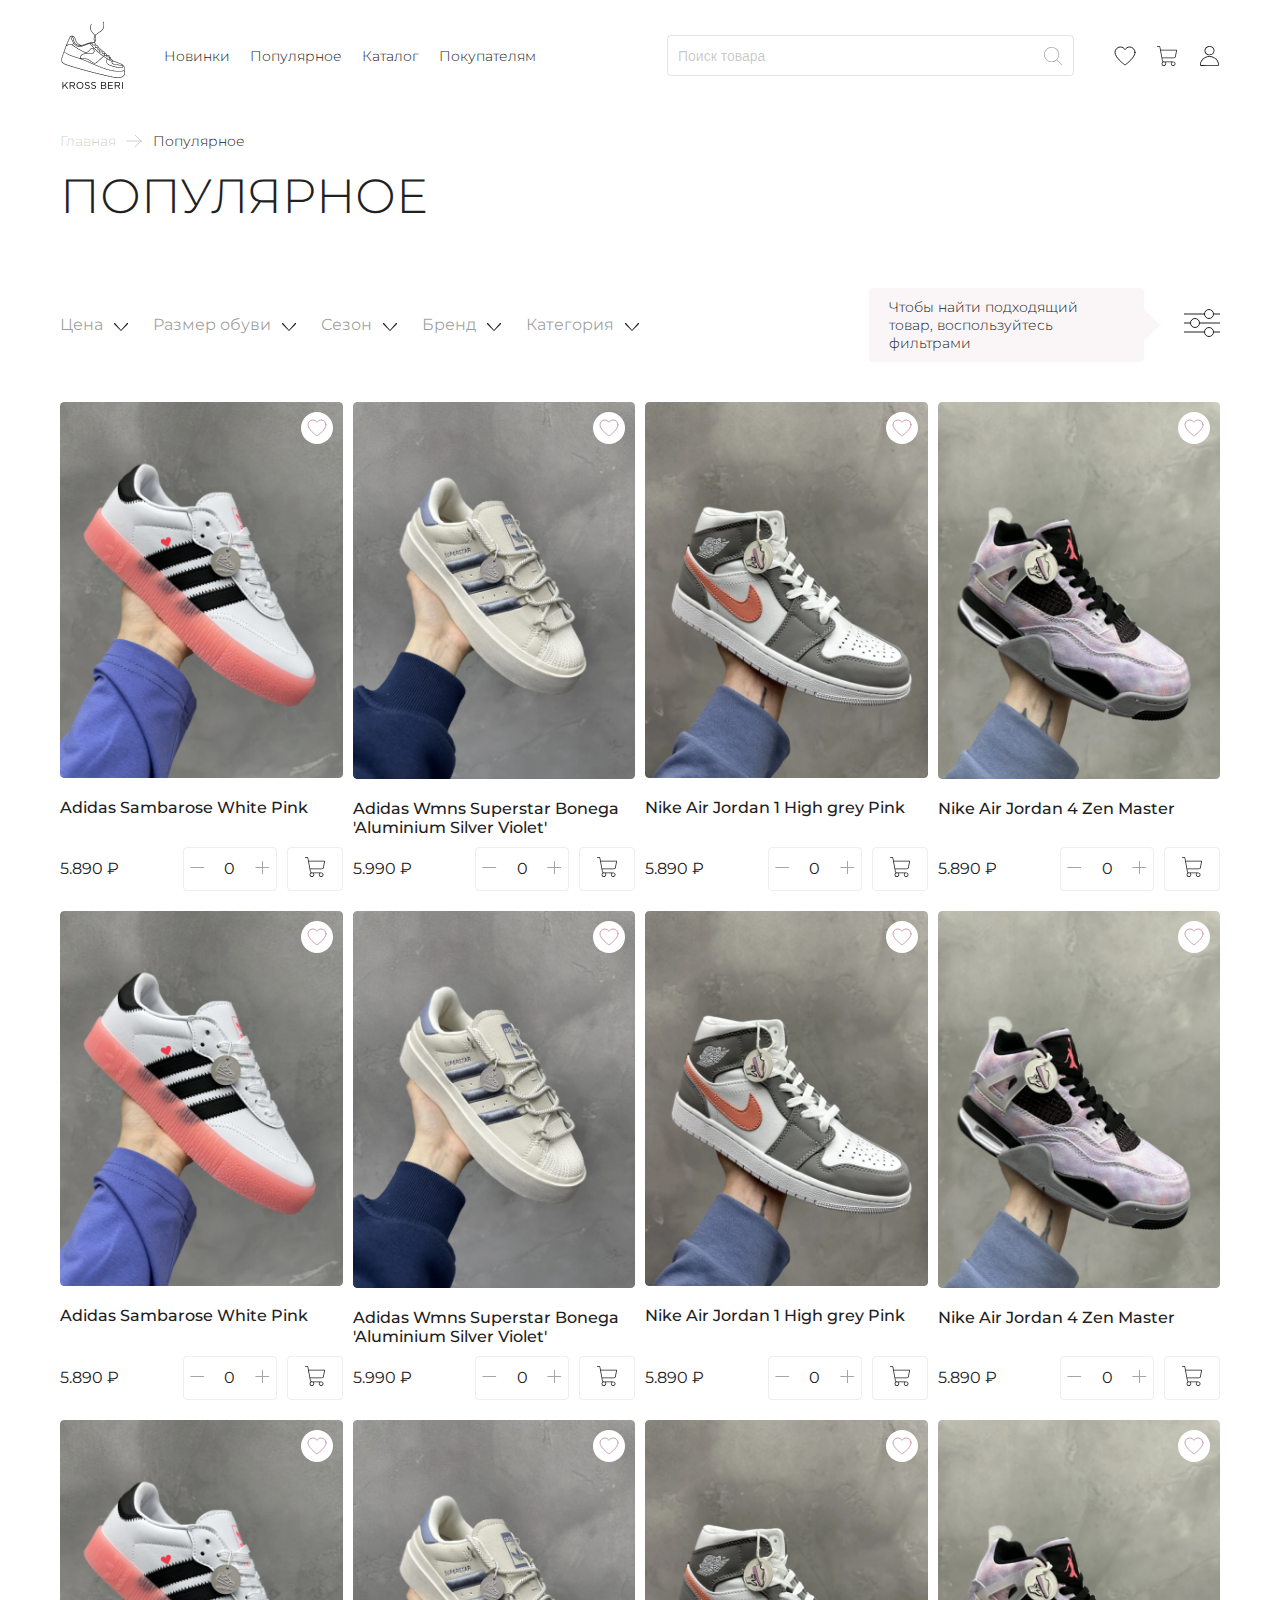
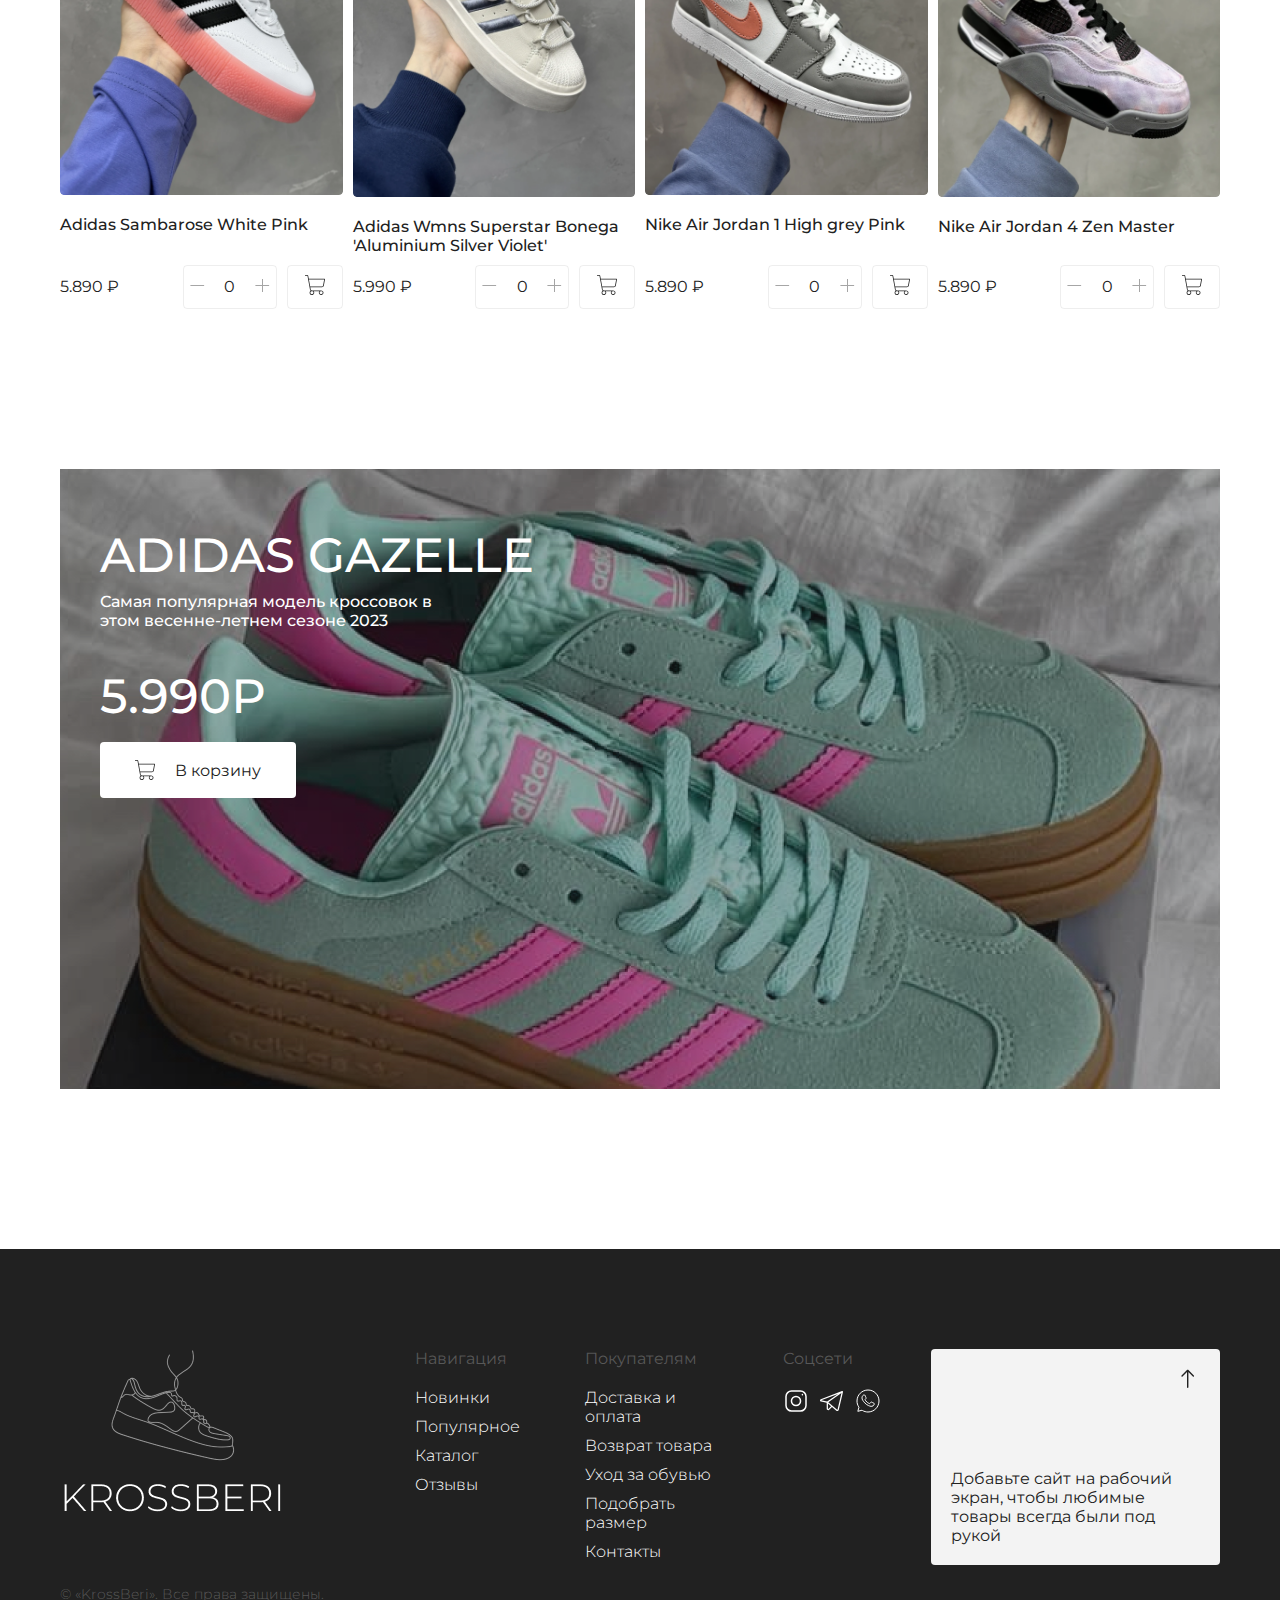
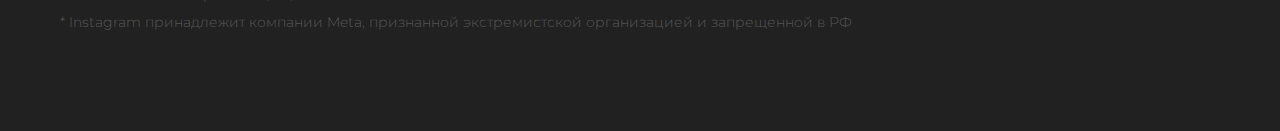
<file: popular.html>
<!DOCTYPE html>
<html lang="en">
   <head>
      <meta charset="UTF-8" />
      <meta name="viewport" content="width=device-width, initial-scale=1.0" />
      <title>Document</title>
      <link rel="stylesheet" href="./assets/css/style.css" />
   </head>
   <body>
      <header class="header ">
         <div class="header__desk container">
            <nav class="header__nav">
               <a href="#" class="header__link">
                  <img src="./assets/images/logo.png" alt="" />
               </a>
   
               <ul class="header__list">
                  <li
                     class="header__item header__modal-trigger header__modal-trigger_low"
                  >
                     <a href="#"> Новинки </a>
   
                     <div class="header__modal-window">
                        <div class="header__modal-categories">
                           <div class="header__modal-block">
                              <p class="header__modal-title">Все категории</p>
                              <ul>
                                 <li><a href="#">Кроссовки</a></li>
                                 <li><a href="#">Кеды</a></li>
                                 <li><a href="#">Ботинки</a></li>
                                 <li><a href="#">Угги</a></li>
                                 <li><a href="#">Луноходы</a></li>
                                 <li><a href="#">Аксессуары</a></li>
                              </ul>
                           </div>
                           <div class="header__modal-block">
                              <p class="header__modal-title">Все бренды</p>
                              <ul>
                                 <li><a href="#">Adidas</a></li>
                                 <li><a href="#">Nike</a></li>
                                 <li><a href="#">Converse</a></li>
                              </ul>
                           </div>
                        </div>
                     </div>
                  </li>
                  <li
                     class="header__item header__modal-trigger header__modal-trigger_low"
                  >
   
                     <a href="#"> Популярное </a>
   
                     <div class="header__modal-window">
                        <div class="header__modal-categories">
                           <div class="header__modal-block">
                              <p class="header__modal-title">Все категории</p>
                              <ul>
                                 <li><a href="#">Кроссовки</a></li>
                                 <li><a href="#">Кеды</a></li>
                                 <li><a href="#">Ботинки</a></li>
                                 <li><a href="#">Угги</a></li>
                                 <li><a href="#">Луноходы</a></li>
                                 <li><a href="#">Аксессуары</a></li>
                              </ul>
                           </div>
                           <div class="header__modal-block">
                              <p class="header__modal-title">Все бренды</p>
                              <ul>
                                 <li><a href="#">Adidas</a></li>
                                 <li><a href="#">Nike</a></li>
                                 <li><a href="#">Converse</a></li>
                              </ul>
                           </div>
                        </div>
                     </div>
                  </li>
   
                  <li
                     class="header__item header__modal-trigger header__modal-trigger_low"
                  >
                     <a href="#"> Каталог </a>
   
                     <div class="header__modal-window">
                        <div class="header__modal-categories">
                           <div class="header__modal-block">
                              <p class="header__modal-title">Все категории</p>
                              <ul>
                                 <li><a href="#">Кроссовки</a></li>
                                 <li><a href="#">Кеды</a></li>
                                 <li><a href="#">Ботинки</a></li>
                                 <li><a href="#">Угги</a></li>
                                 <li><a href="#">Луноходы</a></li>
                                 <li><a href="#">Аксессуары</a></li>
                              </ul>
                           </div>
                           <div class="header__modal-block">
                              <p class="header__modal-title">Все бренды</p>
                              <ul>
                                 <li><a href="#">Adidas</a></li>
                                 <li><a href="#">Nike</a></li>
                                 <li><a href="#">Converse</a></li>
                              </ul>
                           </div>
                        </div>
                     </div>
                  </li>
                  <li class="header__item">
                     <a href="#"> Покупателям </a>
                  </li>
               </ul>
            </nav>
            <div class="header__options">
               <label class="header__search" for="header-search">
                  <input
                     class="header__search-input"
                     type="text"
                     id="header-search"
                     name="header-search"
                     placeholder="Поиск товара"
                  />
                  <svg
                     class="header__search-img"
                     xmlns="http://www.w3.org/2000/svg"
                     width="18"
                     height="18"
                     viewBox="0 0 18 18"
                     fill="none"
                  >
                     <path
                        opacity="0.4"
                        d="M17.8946 17.3857L13.1564 12.6475C14.4844 11.1867 15.1883 9.26439 15.1179 7.29142C15.0474 5.31845 14.2081 3.45129 12.7792 2.08892C11.3504 0.726557 9.44544 -0.0229599 7.47135 0.000536196C5.49727 0.0240323 3.61066 0.818678 2.21467 2.21467C0.818678 3.61066 0.0240323 5.49727 0.000536196 7.47135C-0.0229599 9.44544 0.726557 11.3504 2.08892 12.7792C3.45129 14.2081 5.31845 15.0474 7.29142 15.1179C9.26439 15.1883 11.1867 14.4844 12.6475 13.1564L17.3857 17.8946C17.4532 17.9621 17.5447 18 17.6402 18C17.7356 18 17.8271 17.9621 17.8946 17.8946C17.9621 17.8271 18 17.7356 18 17.6402C18 17.5447 17.9621 17.4532 17.8946 17.3857ZM0.737281 7.57036C0.737281 6.21891 1.13803 4.8978 1.88886 3.77411C2.63969 2.65041 3.70687 1.7746 4.95545 1.25742C6.20404 0.740239 7.57794 0.604921 8.90343 0.868577C10.2289 1.13223 11.4465 1.78302 12.4021 2.73864C13.3577 3.69427 14.0085 4.91181 14.2721 6.23729C14.5358 7.56278 14.4005 8.93669 13.8833 10.1853C13.3661 11.4339 12.4903 12.501 11.3666 13.2519C10.2429 14.0027 8.92182 14.4034 7.57036 14.4034C5.7587 14.4015 4.02179 13.681 2.74075 12.4C1.45971 11.1189 0.739185 9.38202 0.737281 7.57036Z"
                        fill="#212121"
                     />
                  </svg>
               </label>
   
               <div class="header__icons">
                  <div class="header__favorite">
                     <a href="#">
                        <svg
                           xmlns="http://www.w3.org/2000/svg"
                           width="22"
                           height="22"
                           viewBox="0 0 22 22"
                           fill="none"
                        >
                           <path
                              d="M21 7.36927C21 4.40406 18.5879 2 15.6121 2C13.6526 2 11.9432 3.04522 11 4.60335C10.0568 3.04574 8.34737 2 6.3879 2C3.41211 2.00052 1 4.40406 1 7.36927C1 8.04685 1.13158 8.69297 1.36158 9.28979C3.14316 14.3963 11 20 11 20C11 20 18.8568 14.3963 20.6389 9.28979C20.8689 8.69297 21 8.04685 21 7.36927Z"
                              stroke="#212121"
                              stroke-linecap="round"
                              stroke-linejoin="round"
                           />
                        </svg>
                     </a>
                  </div>
   
                  <div class="header__cart">
                     <a href="#">
                        <svg
                           xmlns="http://www.w3.org/2000/svg"
                           width="22"
                           height="22"
                           viewBox="0 0 22 22"
                           fill="none"
                        >
                           <path
                              d="M20.9102 4.98417C20.8742 4.94089 20.829 4.90605 20.778 4.88213C20.727 4.8582 20.6714 4.84578 20.615 4.84573H4.78262L4.25571 1.94701C4.2073 1.68118 4.06711 1.44078 3.85959 1.26771C3.65206 1.09465 3.39038 0.999906 3.12015 1H1.38461C1.2826 1 1.18478 1.04052 1.11265 1.11264C1.04052 1.18476 1 1.28258 1 1.38457C1 1.48657 1.04052 1.58439 1.11265 1.65651C1.18478 1.72863 1.2826 1.76915 1.38461 1.76915H3.11535C3.20642 1.76766 3.29506 1.79854 3.36549 1.85629C3.43592 1.91404 3.48357 1.99491 3.49995 2.0845L5.95183 15.5734C6.03763 16.0424 6.29463 16.4628 6.67297 16.7531C6.27624 17.0087 5.96746 17.3799 5.78827 17.8165C5.60907 18.2532 5.56809 18.7342 5.67083 19.1949C5.77358 19.6555 6.01512 20.0735 6.36288 20.3926C6.71064 20.7117 7.14789 20.9165 7.61568 20.9794C8.08347 21.0423 8.55929 20.9602 8.97899 20.7443C9.39868 20.5284 9.74206 20.1889 9.96282 19.7718C10.1836 19.3546 10.2711 18.8798 10.2136 18.4114C10.1561 17.943 9.95631 17.5034 9.64119 17.1521H15.4353C15.083 17.5459 14.8766 18.0487 14.8505 18.5765C14.8244 19.1042 14.9803 19.625 15.292 20.0516C15.6038 20.4783 16.0526 20.785 16.5633 20.9206C17.0741 21.0561 17.6159 21.0123 18.0982 20.7964C18.5806 20.5805 18.9742 20.2056 19.2133 19.7344C19.4524 19.2631 19.5225 18.7241 19.4119 18.2074C19.3013 17.6907 19.0167 17.2276 18.6056 16.8956C18.1946 16.5635 17.682 16.3825 17.1536 16.3829H7.84315C7.57309 16.3828 7.31163 16.2879 7.10431 16.1149C6.89699 15.9418 6.75694 15.7016 6.70855 15.4359L6.32394 13.3063H17.9324C18.3828 13.3064 18.8189 13.1484 19.1647 12.8599C19.5105 12.5714 19.744 12.1707 19.8247 11.7277L20.9939 5.29953C21.0039 5.24404 21.0016 5.18704 20.9871 5.13254C20.9727 5.07804 20.9464 5.02739 20.9102 4.98417ZM9.46139 18.6904C9.46139 18.9946 9.37116 19.292 9.20211 19.545C9.03307 19.798 8.7928 19.9951 8.51168 20.1115C8.23057 20.228 7.92125 20.2584 7.62282 20.1991C7.32439 20.1397 7.05027 19.9932 6.83512 19.7781C6.61996 19.563 6.47344 19.2889 6.41408 18.9905C6.35472 18.6921 6.38518 18.3828 6.50162 18.1017C6.61806 17.8206 6.81525 17.5803 7.06824 17.4113C7.32124 17.2423 7.61868 17.1521 7.92295 17.1521C8.33097 17.1521 8.72228 17.3141 9.01079 17.6026C9.2993 17.8911 9.46139 18.2824 9.46139 18.6904ZM18.692 18.6904C18.692 18.9946 18.6018 19.292 18.4327 19.545C18.2637 19.798 18.0234 19.9951 17.7423 20.1115C17.4612 20.228 17.1518 20.2584 16.8534 20.1991C16.555 20.1397 16.2809 19.9932 16.0657 19.7781C15.8506 19.563 15.704 19.2889 15.6447 18.9905C15.5853 18.6921 15.6158 18.3828 15.7322 18.1017C15.8487 17.8206 16.0459 17.5803 16.2988 17.4113C16.5518 17.2423 16.8493 17.1521 17.1536 17.1521C17.5616 17.1521 17.9529 17.3141 18.2414 17.6026C18.5299 17.8911 18.692 18.2824 18.692 18.6904ZM19.0679 11.5902C19.0195 11.856 18.8793 12.0964 18.6718 12.2695C18.4643 12.4425 18.2026 12.5373 17.9324 12.5372H6.18068L4.92204 5.61487H20.1545L19.0679 11.5902Z"
                              fill="#212121"
                           />
                        </svg>
                     </a>
                  </div>
   
                  <div class="header__profile header__modal-trigger">
                     <a href="#">
                        <svg
                           xmlns="http://www.w3.org/2000/svg"
                           width="22"
                           height="22"
                           viewBox="0 0 22 22"
                           fill="none"
                        >
                           <path
                              fill-rule="evenodd"
                              clip-rule="evenodd"
                              d="M10.7085 1.03751C9.67694 1.18397 8.72921 1.63381 7.96564 2.33945C7.02196 3.21166 6.56427 4.19603 6.50907 5.47243C6.44843 6.87614 6.88526 7.94452 7.91656 8.91451C8.89789 9.8376 9.85719 10.2429 11.207 10.3049C12.5006 10.3642 13.5444 10.0635 14.5759 9.33426C15.3936 8.75607 16.0565 7.80591 16.3332 6.81514C16.4989 6.2218 16.5024 5.13083 16.3405 4.54286C15.971 3.20105 14.9913 2.0665 13.7076 1.49382C13.3253 1.32326 12.8632 1.1516 12.6809 1.11229C12.1655 1.00122 11.2174 0.965277 10.7085 1.03751ZM12.8414 2.01293C13.5038 2.23926 13.9967 2.54588 14.4764 3.02995C15.003 3.56145 15.3035 4.06603 15.4822 4.71893C15.7285 5.61916 15.649 6.41556 15.2281 7.2627C14.3446 9.04107 12.1076 9.9654 10.2053 9.33825C9.23259 9.01759 8.25502 8.2457 7.83388 7.46569C7.3448 6.56002 7.21451 5.51071 7.48319 4.64112C7.88996 3.32472 9.09988 2.22894 10.5177 1.89305C11.1499 1.74322 12.2126 1.79803 12.8414 2.01293ZM9.83914 11.1916C8.12385 11.461 6.34504 12.2802 5.01324 13.4139C3.23988 14.9234 2.11345 17.1681 2.01846 19.3815C1.98162 20.2402 1.98722 20.2864 2.15523 20.5176C2.53157 21.0356 1.82937 20.9994 11.4918 20.9995L20.1404 20.9996L20.4267 20.8492C20.6153 20.7502 20.7667 20.5954 20.8701 20.3957C21.0109 20.1238 21.0218 20.0243 20.9754 19.4272C20.8029 17.2111 19.9416 15.3707 18.345 13.8067C16.9485 12.4389 15.0902 11.5085 13.1284 11.1952C12.2874 11.0608 10.6826 11.0591 9.83914 11.1916ZM12.3889 11.9102C14.2842 12.1131 15.959 12.8348 17.3435 14.0451C18.18 14.7763 18.7773 15.5225 19.2415 16.4161C19.8118 17.5138 20.1654 18.8748 20.1103 19.7602L20.0867 20.1389L11.5466 20.1564C4.91847 20.17 2.98219 20.1552 2.89825 20.09C2.81174 20.023 2.79965 19.8954 2.8379 19.4528C3.01616 17.3913 3.85217 15.6844 5.38552 14.2517C5.77055 13.8919 6.3177 13.4542 6.60141 13.2789C7.67979 12.6128 8.94056 12.1376 10.028 11.9873C10.332 11.9453 10.6636 11.8996 10.7649 11.8857C11.1359 11.8348 11.775 11.8444 12.3889 11.9102Z"
                              fill="#212121"
                           />
                        </svg>
                     </a>
   
                     <div class="header__modal-window header__modal-window_right">
                        <ul class="header__modal-list">
                           <li><a href="#">Войти</a></li>
                           <li><a href="#">Зарегистрироваться</a></li>
                           <li><a href="#">Выйти из профиля</a></li>
                        </ul>
                     </div>
                  </div>
               </div>
            </div>
         </div>

         <div class="header__mobile">
            <div class="header__top container">
               <label class="header__search" for="header-search-mobile">
                  <input
                     class="header__search-input"
                     type="text"
                     id="header-search-mobile"
                     name="header-search-mobile"
                     placeholder="Поиск товара"
                  />
                  <svg
                     class="header__search-img"
                     xmlns="http://www.w3.org/2000/svg"
                     width="18"
                     height="18"
                     viewBox="0 0 18 18"
                     fill="none"
                  >
                     <path
                        opacity="0.4"
                        d="M17.8946 17.3857L13.1564 12.6475C14.4844 11.1867 15.1883 9.26439 15.1179 7.29142C15.0474 5.31845 14.2081 3.45129 12.7792 2.08892C11.3504 0.726557 9.44544 -0.0229599 7.47135 0.000536196C5.49727 0.0240323 3.61066 0.818678 2.21467 2.21467C0.818678 3.61066 0.0240323 5.49727 0.000536196 7.47135C-0.0229599 9.44544 0.726557 11.3504 2.08892 12.7792C3.45129 14.2081 5.31845 15.0474 7.29142 15.1179C9.26439 15.1883 11.1867 14.4844 12.6475 13.1564L17.3857 17.8946C17.4532 17.9621 17.5447 18 17.6402 18C17.7356 18 17.8271 17.9621 17.8946 17.8946C17.9621 17.8271 18 17.7356 18 17.6402C18 17.5447 17.9621 17.4532 17.8946 17.3857ZM0.737281 7.57036C0.737281 6.21891 1.13803 4.8978 1.88886 3.77411C2.63969 2.65041 3.70687 1.7746 4.95545 1.25742C6.20404 0.740239 7.57794 0.604921 8.90343 0.868577C10.2289 1.13223 11.4465 1.78302 12.4021 2.73864C13.3577 3.69427 14.0085 4.91181 14.2721 6.23729C14.5358 7.56278 14.4005 8.93669 13.8833 10.1853C13.3661 11.4339 12.4903 12.501 11.3666 13.2519C10.2429 14.0027 8.92182 14.4034 7.57036 14.4034C5.7587 14.4015 4.02179 13.681 2.74075 12.4C1.45971 11.1189 0.739185 9.38202 0.737281 7.57036Z"
                        fill="#212121"
                     />
                  </svg>
               </label>

               <button class="header__notification">

                  <svg xmlns="http://www.w3.org/2000/svg" width="24" height="26" viewBox="0 0 24 26" fill="none">
                     <path d="M15.2706 19.7692V20.6154C15.2706 21.513 14.9261 22.3739 14.3128 23.0087C13.6996 23.6434 12.8679 24 12.0006 24C11.1334 24 10.3016 23.6434 9.6884 23.0087C9.07517 22.3739 8.73066 21.513 8.73066 20.6154V19.7692M20.7723 18.0468C19.4602 16.3846 18.5339 15.5385 18.5339 10.956C18.5339 6.75962 16.4636 5.26457 14.7596 4.53846C14.5333 4.44221 14.3202 4.22115 14.2513 3.98053C13.9524 2.9276 13.1144 2 12.0006 2C10.8868 2 10.0483 2.92813 9.75252 3.98159C9.68354 4.22486 9.47048 4.44221 9.24414 4.53846C7.53814 5.26563 5.4699 6.75538 5.4699 10.956C5.46734 15.5385 4.54103 16.3846 3.22896 18.0468C2.68533 18.7353 3.16151 19.7692 4.11236 19.7692H19.894C20.8397 19.7692 21.3128 18.7322 20.7723 18.0468Z" stroke="#212121" stroke-linecap="round" stroke-linejoin="round"/>
                  </svg>
                  <span>
                     3
                  </span>
               </button>
            </div>
            <div class="header__bottom container">
               <button class="header__item" id="header-catalog">
                  <svg xmlns="http://www.w3.org/2000/svg" width="32" height="32" viewBox="0 0 32 32" fill="none">
                     <g opacity="0.4">
                        <path d="M23.8595 27.181L17.5419 20.8634C19.3125 18.9156 20.2511 16.3525 20.1572 13.7219C20.0632 11.0913 18.9441 8.60172 17.039 6.78523C15.1339 4.96874 12.5939 3.96939 9.9618 4.00071C7.32969 4.03204 4.81421 5.09157 2.95289 6.95289C1.09157 8.81421 0.0320431 11.3297 0.000714928 13.9618C-0.0306132 16.5939 0.968743 19.1339 2.78523 21.039C4.60172 22.9441 7.09127 24.0632 9.7219 24.1572C12.3525 24.2511 14.9156 23.3125 16.8634 21.5419L23.181 27.8595C23.2709 27.9495 23.393 28 23.5202 28C23.6475 28 23.7695 27.9495 23.8595 27.8595C23.9495 27.7695 24 27.6475 24 27.5202C24 27.393 23.9495 27.2709 23.8595 27.181ZM0.983042 14.0938C0.983042 12.2919 1.51738 10.5304 2.51848 9.03214C3.51959 7.53388 4.9425 6.36613 6.60727 5.67656C8.27205 4.98699 10.1039 4.80656 11.8712 5.1581C13.6386 5.50964 15.2619 6.37736 16.5361 7.65153C17.8103 8.92569 18.678 10.5491 19.0295 12.3164C19.3811 14.0837 19.2006 15.9156 18.5111 17.5804C17.8215 19.2451 16.6537 20.668 15.1555 21.6691C13.6572 22.6703 11.8958 23.2046 10.0938 23.2046C7.67827 23.2021 5.36238 22.2414 3.65433 20.5333C1.94628 18.8252 0.98558 16.5094 0.983042 14.0938Z" fill="#212121"/>
                        <line x1="24" y1="10.5" x2="31" y2="10.5" stroke="#212121"/>
                        <line x1="24" y1="15.5" x2="31" y2="15.5" stroke="#212121"/>
                        <line x1="24" y1="20.5" x2="31" y2="20.5" stroke="#212121"/>
                     </g>
                  </svg>
                  <span>Каталог</span>
               </button>
               <button class="header__item" id="header-catalog">
                  <svg xmlns="http://www.w3.org/2000/svg" width="32" height="32" viewBox="0 0 32 32" fill="none">
                     <g opacity="0.4">
                        <path d="M30 10.7556C30 6.47252 26.5024 3 22.1876 3C19.3463 3 16.8676 4.50976 15.5 6.76039C14.1324 4.51052 11.6537 3 8.81245 3C4.49755 3.00076 1 6.47252 1 10.7556C1 11.7343 1.19079 12.6676 1.52429 13.5297C4.10758 20.9058 15.5 29 15.5 29C15.5 29 26.8924 20.9058 29.4765 13.5297C29.81 12.6676 30 11.7343 30 10.7556Z" stroke="#212121" stroke-linecap="round" stroke-linejoin="round"/>
                     </g>
                  </svg>
                  <span>Вишлист</span>
               </button>

               <a href="#" class="header__item header__item_logo">
                  <img src="./assets/images/logo-mobile.png" alt="logo-kross-beri">
               </a>

               <button class="header__item" id="header-catalog">
                  <svg xmlns="http://www.w3.org/2000/svg" width="32" height="32" viewBox="0 0 32 32" fill="none">
                     <g opacity="0.4">
                        <path d="M30.8653 6.97626C30.8112 6.91133 30.7435 6.85908 30.667 6.82319C30.5905 6.78731 30.5071 6.76867 30.4225 6.76859H6.67394L5.88357 2.42052C5.81094 2.02177 5.60066 1.66117 5.28938 1.40157C4.9781 1.14198 4.58557 0.999859 4.18023 1H1.57691C1.42391 1 1.27717 1.06078 1.16897 1.16896C1.06078 1.27714 1 1.42387 1 1.57686C1 1.72985 1.06078 1.87658 1.16897 1.98476C1.27717 2.09294 1.42391 2.15372 1.57691 2.15372H4.17302C4.30963 2.15149 4.44259 2.19781 4.54824 2.28443C4.65388 2.37106 4.72536 2.49236 4.74993 2.62674L8.42775 22.8601C8.55644 23.5636 8.94195 24.1943 9.50946 24.6296C8.91436 25.0131 8.45119 25.5699 8.1824 26.2248C7.91361 26.8797 7.85213 27.6013 8.00625 28.2923C8.16037 28.9832 8.52268 29.6103 9.04432 30.089C9.56596 30.5676 10.2218 30.8748 10.9235 30.9691C11.6252 31.0635 12.3389 30.9404 12.9685 30.6165C13.598 30.2926 14.1131 29.7834 14.4442 29.1577C14.7754 28.532 14.9067 27.8198 14.8204 27.1171C14.7341 26.4145 14.4345 25.7551 13.9618 25.2281H22.653C22.1245 25.8189 21.8149 26.5731 21.7757 27.3647C21.7366 28.1564 21.9704 28.9375 22.4381 29.5774C22.9057 30.2174 23.5789 30.6775 24.345 30.8809C25.1112 31.0842 25.9239 31.0184 26.6474 30.6946C27.3709 30.3707 27.9613 29.8084 28.3199 29.1015C28.6786 28.3947 28.7837 27.5862 28.6178 26.8111C28.4519 26.0361 28.025 25.3415 27.4085 24.8433C26.7919 24.3452 26.023 24.0738 25.2303 24.0744H11.2647C10.8596 24.0742 10.4674 23.9319 10.1565 23.6723C9.84548 23.4128 9.6354 23.0524 9.56283 22.6539L8.98591 19.4595H26.3986C27.0741 19.4596 27.7283 19.2226 28.247 18.7899C28.7657 18.3571 29.1161 17.7561 29.237 17.0915L30.9908 7.44929C31.0058 7.36607 31.0024 7.28055 30.9807 7.19881C30.959 7.11707 30.9196 7.04109 30.8653 6.97626ZM13.6921 27.5355C13.6921 27.9919 13.5567 28.438 13.3032 28.8175C13.0496 29.1969 12.6892 29.4927 12.2675 29.6673C11.8459 29.842 11.3819 29.8877 10.9342 29.7986C10.4866 29.7096 10.0754 29.4898 9.75267 29.1671C9.42994 28.8444 9.21016 28.4333 9.12112 27.9857C9.03208 27.5381 9.07778 27.0741 9.25244 26.6525C9.4271 26.2309 9.72287 25.8705 10.1024 25.617C10.4819 25.3634 10.928 25.2281 11.3844 25.2281C11.9965 25.2281 12.5834 25.4712 13.0162 25.9039C13.449 26.3367 13.6921 26.9236 13.6921 27.5355ZM27.538 27.5355C27.538 27.9919 27.4026 28.438 27.1491 28.8175C26.8955 29.1969 26.5351 29.4927 26.1134 29.6673C25.6918 29.842 25.2278 29.8877 24.7801 29.7986C24.3325 29.7096 23.9213 29.4898 23.5986 29.1671C23.2758 28.8444 23.0561 28.4333 22.967 27.9857C22.878 27.5381 22.9237 27.0741 23.0983 26.6525C23.273 26.2309 23.5688 25.8705 23.9483 25.617C24.3278 25.3634 24.7739 25.2281 25.2303 25.2281C25.8424 25.2281 26.4293 25.4712 26.8621 25.9039C27.2949 26.3367 27.538 26.9236 27.538 27.5355ZM28.1019 16.8853C28.0293 17.284 27.819 17.6446 27.5077 17.9042C27.1964 18.1638 26.8039 18.3059 26.3986 18.3058H8.77101L6.88307 7.92231H29.7317L28.1019 16.8853Z" fill="#212121"/>
                     </g>
                  </svg>
                  <span>Корзина</span>
               </button>

               <button class="header__item" id="header-catalog">
                  <svg xmlns="http://www.w3.org/2000/svg" width="32" height="32" viewBox="0 0 32 32" fill="none">
                     <g opacity="0.4">
                        <path fill-rule="evenodd" clip-rule="evenodd" d="M14.8336 1.05626C13.3134 1.27595 11.9167 1.95071 10.7915 3.00918C9.40078 4.31749 8.72629 5.79405 8.64495 7.70865C8.55558 9.81421 9.19934 11.4168 10.7191 12.8718C12.1653 14.2564 13.579 14.8643 15.5683 14.9573C17.4746 15.0463 19.0128 14.5952 20.5329 13.5014C21.738 12.6341 22.7148 11.2089 23.1226 9.7227C23.3668 8.8327 23.3719 7.19625 23.1333 6.3143C22.5888 4.30158 21.145 2.59975 19.2533 1.74073C18.6899 1.48489 18.009 1.2274 17.7402 1.16843C16.9808 1.00183 15.5835 0.947916 14.8336 1.05626ZM17.9768 2.5194C18.9529 2.8589 19.6794 3.31882 20.3863 4.04492C21.1623 4.84217 21.6051 5.59905 21.8685 6.5784C22.2315 7.92875 22.1143 9.12334 21.494 10.3941C20.192 13.0616 16.8954 14.4481 14.092 13.5074C12.6586 13.0264 11.2179 11.8686 10.5973 10.6985C9.87654 9.34003 9.68454 7.76607 10.0805 6.46168C10.6799 4.48708 12.463 2.8434 14.5524 2.33958C15.4841 2.11483 17.0502 2.19705 17.9768 2.5194ZM13.5524 16.2874C11.0246 16.6916 8.40322 17.9202 6.44056 19.6208C3.82719 21.8851 2.16719 25.2521 2.02721 28.5722C1.97291 29.8603 1.98117 29.9296 2.22877 30.2764C2.78337 31.0534 1.74855 30.9991 15.9879 30.9992L28.7332 30.9994L29.1552 30.7738C29.4331 30.6253 29.6561 30.393 29.8086 30.0936C30.0161 29.6857 30.0321 29.5364 29.9637 28.6408C29.7096 25.3167 28.4403 22.5561 26.0873 20.2101C24.0293 18.1583 21.2908 16.7628 18.3998 16.2928C17.1604 16.0913 14.7954 16.0887 13.5524 16.2874ZM17.3099 17.3653C20.103 17.6697 22.5712 18.7522 24.6114 20.5676C25.8442 21.6645 26.7245 22.7837 27.4085 24.1241C28.2489 25.7707 28.77 27.8122 28.6889 29.1403L28.6541 29.7084L16.0687 29.7346C6.3009 29.7549 3.44743 29.7327 3.32374 29.635C3.19625 29.5344 3.17844 29.343 3.2348 28.6792C3.49749 25.587 4.72952 23.0266 6.98919 20.8775C7.5566 20.3378 8.36293 19.6812 8.78102 19.4184C10.3702 18.4192 12.2282 17.7063 13.8307 17.481C14.2787 17.418 14.7674 17.3494 14.9167 17.3285C15.4635 17.2522 16.4052 17.2666 17.3099 17.3653Z" fill="#212121"/>
                     </g>
                  </svg>
                  <span>Профиль</span>
               </button>
            </div>
         </div>
      </header>

      <main>
         <section class="breadcrumbs container">
            <div class="breadcrumbs__item">
               <a href="#">Главная</a>
            </div>
            <div class="breadcrumbs__item">
               <a href="#">Популярное</a>   
            </div>
         </section>

         <section class="tiles">
            <h2 class="tiles__title container">Популярное</h2>

            <form class="filters container" >
               <button class="filters__open-btn">
                  <svg xmlns="http://www.w3.org/2000/svg" width="24" height="24" viewBox="0 0 24 24" fill="none">
                     <path fill-rule="evenodd" clip-rule="evenodd" d="M15 12.7071V18.5C15 18.7045 14.8755 18.8883 14.6857 18.9642L9.6857 20.9642C9.35726 21.0956 9 20.8537 9 20.5V12.7071L3.14645 6.85355C3.05268 6.75979 3 6.63261 3 6.5V3.5C3 3.22386 3.22386 3 3.5 3H20.5C20.7761 3 21 3.22386 21 3.5V6.5C21 6.63261 20.9473 6.75979 20.8536 6.85355L15 12.7071ZM14 13H10V19.7615L14 18.1615V13ZM4 6.29289V4H20V6.29289L14.2929 12H9.70711L4 6.29289Z" fill="#212121"/>
                   </svg>
                   <span>
                        Фильтр
                   </span>
               </button>
               <div class="filters__list">
                  <div class="filters__item filters__modal-trigger filters__modal-trigger_price">
                     <div class="filters__head">
                        <!-- <select name="filter-price" id="filter-price"></select> -->
                        <span>Цена</span>
                        <svg
                           class="filters__condition"
                           xmlns="http://www.w3.org/2000/svg"
                           width="16"
                           height="10"
                           viewBox="0 0 16 10"
                           fill="none"
                        >
                           <path
                              d="M7.99983 1.99996L13.9998 8.99996C13.9356 8.97145 14.049 9.0532 13.9998 8.99996C13.9305 9.00059 14.0641 9.02847 13.9998 8.99996C14.0692 8.99933 14.936 9.02962 14.9998 8.99996C15.0636 8.9703 14.9514 9.05408 14.9998 8.99996C15.0482 8.94584 14.9743 9.07019 14.9998 8.99996C15.0253 8.92973 15.0011 8.07546 14.9998 7.99996C14.9985 7.92446 15.0278 8.06909 14.9998 7.99996C14.9719 7.93084 15.0501 8.05204 14.9998 7.99996L7.99983 0.999961C7.90187 0.896228 8.13649 0.999961 7.99983 0.999961C8.09778 0.896228 7.86316 0.999961 7.99983 0.999961L0.999827 7.99996C1.02776 7.93084 0.949588 8.05204 0.999827 7.99996C1.00115 7.92446 0.971891 8.06909 0.999827 7.99996C0.998507 8.07546 0.974329 8.92973 0.999827 8.99996C0.951445 8.94584 1.02533 9.07019 0.999827 8.99996C0.936027 8.9703 1.04821 9.05408 0.999827 8.99996C1.06363 9.02963 1.93045 8.99933 1.99983 8.99996C2.0692 9.00059 1.93558 9.02847 1.99983 8.99996C2.06407 8.97145 1.95063 9.0532 1.99983 8.99996L7.99983 1.99996Z"
                              fill="#212121"
                           />
                        </svg>
                     </div>
                     <div
                        class="filters__body filters__modal-body filters__modal-body_left filters__modal-body_high"
                     >
                        <div class="filters__body-content">
                           <div class="filters__input-block">
                              <input type="text" placeholder="от 1.999 ₽ " />
                              <span>-</span>
                              <input type="text" placeholder="до 18.000 ₽" />
                           </div>

                           <button class="filters__submit" id="filters-price-submit">Применить</button>
                        </div>
                     </div>
                  </div>

                  <div class="filters__item filters__modal-trigger filters__modal-trigger_select">
                     <select name="filter-size" id="filter-size"></select>
                     <div class="filters__head">
                        <span>Размер обуви</span>
                        <svg
                           class="filters__condition"
                           xmlns="http://www.w3.org/2000/svg"
                           width="16"
                           height="10"
                           viewBox="0 0 16 10"
                           fill="none"
                        >
                           <path
                              d="M7.99983 1.99996L13.9998 8.99996C13.9356 8.97145 14.049 9.0532 13.9998 8.99996C13.9305 9.00059 14.0641 9.02847 13.9998 8.99996C14.0692 8.99933 14.936 9.02962 14.9998 8.99996C15.0636 8.9703 14.9514 9.05408 14.9998 8.99996C15.0482 8.94584 14.9743 9.07019 14.9998 8.99996C15.0253 8.92973 15.0011 8.07546 14.9998 7.99996C14.9985 7.92446 15.0278 8.06909 14.9998 7.99996C14.9719 7.93084 15.0501 8.05204 14.9998 7.99996L7.99983 0.999961C7.90187 0.896228 8.13649 0.999961 7.99983 0.999961C8.09778 0.896228 7.86316 0.999961 7.99983 0.999961L0.999827 7.99996C1.02776 7.93084 0.949588 8.05204 0.999827 7.99996C1.00115 7.92446 0.971891 8.06909 0.999827 7.99996C0.998507 8.07546 0.974329 8.92973 0.999827 8.99996C0.951445 8.94584 1.02533 9.07019 0.999827 8.99996C0.936027 8.9703 1.04821 9.05408 0.999827 8.99996C1.06363 9.02963 1.93045 8.99933 1.99983 8.99996C2.0692 9.00059 1.93558 9.02847 1.99983 8.99996C2.06407 8.97145 1.95063 9.0532 1.99983 8.99996L7.99983 1.99996Z"
                              fill="#212121"
                           />
                        </svg>
                     </div>
                     <div class="filters__body filters__modal-body">
                        <div class="filters__body-content">
                           <div class="filters__size-block">
                              <p class="filters__size-title">EUR</p>
                              <div class="filters__size-grid">
                                 
                                 <button value="35" class="filters__size-btn">35</button>
                                 <button value="36" class="filters__size-btn">36</button>
                                 <button value="37" class="filters__size-btn">37</button>
                                 <button value="38" class="filters__size-btn">38</button>
                                 <button value="39" class="filters__size-btn">39</button>
                                 <button value="40" class="filters__size-btn">40</button>
                                 <button value="41" class="filters__size-btn">41</button>
                                 <button value="42" class="filters__size-btn">42</button>
                                 <button value="43" class="filters__size-btn">43</button>
                                 <button value="44" class="filters__size-btn">44</button>
                              </div>
                           </div>
                        </div>
                     </div>
                  </div>

                  <div class="filters__item filters__modal-trigger filters__modal-trigger_select">
                     <select name="filter-season" id="filter-season"></select>
                     <div class="filters__head">
                        <span>Сезон</span>
                        <svg
                           class="filters__condition"
                           xmlns="http://www.w3.org/2000/svg"
                           width="16"
                           height="10"
                           viewBox="0 0 16 10"
                           fill="none"
                        >
                           <path
                              d="M7.99983 1.99996L13.9998 8.99996C13.9356 8.97145 14.049 9.0532 13.9998 8.99996C13.9305 9.00059 14.0641 9.02847 13.9998 8.99996C14.0692 8.99933 14.936 9.02962 14.9998 8.99996C15.0636 8.9703 14.9514 9.05408 14.9998 8.99996C15.0482 8.94584 14.9743 9.07019 14.9998 8.99996C15.0253 8.92973 15.0011 8.07546 14.9998 7.99996C14.9985 7.92446 15.0278 8.06909 14.9998 7.99996C14.9719 7.93084 15.0501 8.05204 14.9998 7.99996L7.99983 0.999961C7.90187 0.896228 8.13649 0.999961 7.99983 0.999961C8.09778 0.896228 7.86316 0.999961 7.99983 0.999961L0.999827 7.99996C1.02776 7.93084 0.949588 8.05204 0.999827 7.99996C1.00115 7.92446 0.971891 8.06909 0.999827 7.99996C0.998507 8.07546 0.974329 8.92973 0.999827 8.99996C0.951445 8.94584 1.02533 9.07019 0.999827 8.99996C0.936027 8.9703 1.04821 9.05408 0.999827 8.99996C1.06363 9.02963 1.93045 8.99933 1.99983 8.99996C2.0692 9.00059 1.93558 9.02847 1.99983 8.99996C2.06407 8.97145 1.95063 9.0532 1.99983 8.99996L7.99983 1.99996Z"
                              fill="#212121"
                           />
                        </svg>
                     </div>
                     <div class="filters__body filters__modal-body">
                        <div class="filters__body-content">
                           <div class="filters__select">
                              <button class="filters__option" value="summer">
                                 Лето
                              </button>
                              <button class="filters__option" value="autumn">
                                 Осень
                              </button>
                              <button class="filters__option" value="winter">
                                 Зима
                              </button>
                              <button class="filters__option" value="spring">
                                 Весна
                              </button>
                              <button class="filters__option" value="demi-season">
                                 Демисезон
                              </button>
                           </div>
                        </div>
                     </div>
                  </div>
                  <div class="filters__item filters__modal-trigger filters__modal-trigger_select">
                     <select name="filter-brand" id="filter-brand"></select>

                     <div class="filters__head">
                        <span>Бренд</span>
                        <svg
                           class="filters__condition"
                           xmlns="http://www.w3.org/2000/svg"
                           width="16"
                           height="10"
                           viewBox="0 0 16 10"
                           fill="none"
                        >
                           <path
                              d="M7.99983 1.99996L13.9998 8.99996C13.9356 8.97145 14.049 9.0532 13.9998 8.99996C13.9305 9.00059 14.0641 9.02847 13.9998 8.99996C14.0692 8.99933 14.936 9.02962 14.9998 8.99996C15.0636 8.9703 14.9514 9.05408 14.9998 8.99996C15.0482 8.94584 14.9743 9.07019 14.9998 8.99996C15.0253 8.92973 15.0011 8.07546 14.9998 7.99996C14.9985 7.92446 15.0278 8.06909 14.9998 7.99996C14.9719 7.93084 15.0501 8.05204 14.9998 7.99996L7.99983 0.999961C7.90187 0.896228 8.13649 0.999961 7.99983 0.999961C8.09778 0.896228 7.86316 0.999961 7.99983 0.999961L0.999827 7.99996C1.02776 7.93084 0.949588 8.05204 0.999827 7.99996C1.00115 7.92446 0.971891 8.06909 0.999827 7.99996C0.998507 8.07546 0.974329 8.92973 0.999827 8.99996C0.951445 8.94584 1.02533 9.07019 0.999827 8.99996C0.936027 8.9703 1.04821 9.05408 0.999827 8.99996C1.06363 9.02963 1.93045 8.99933 1.99983 8.99996C2.0692 9.00059 1.93558 9.02847 1.99983 8.99996C2.06407 8.97145 1.95063 9.0532 1.99983 8.99996L7.99983 1.99996Z"
                              fill="#212121"
                           />
                        </svg>
                     </div>
                     <div class="filters__body filters__modal-body">
                        <div class="filters__body-content">
                           <div class="filters__select">
                              <button class="filters__option" value="adidas">
                                 Adidas
                              </button>
                              <button class="filters__option" value="nike">
                                 Nike
                              </button>
                              <button class="filters__option " value="converse">
                                 Converse
                              </button>
                              
                           </div>
                        </div>
                     </div>
                  </div>
                  <div class="filters__item filters__modal-trigger filters__modal-trigger_select">
                     <select name="filter-category" id="filter-category"></select>

                     <div class="filters__head">
                        <span>Категория</span>
                        <svg
                           class="filters__condition"
                           xmlns="http://www.w3.org/2000/svg"
                           width="16"
                           height="10"
                           viewBox="0 0 16 10"
                           fill="none"
                        >
                           <path
                              d="M7.99983 1.99996L13.9998 8.99996C13.9356 8.97145 14.049 9.0532 13.9998 8.99996C13.9305 9.00059 14.0641 9.02847 13.9998 8.99996C14.0692 8.99933 14.936 9.02962 14.9998 8.99996C15.0636 8.9703 14.9514 9.05408 14.9998 8.99996C15.0482 8.94584 14.9743 9.07019 14.9998 8.99996C15.0253 8.92973 15.0011 8.07546 14.9998 7.99996C14.9985 7.92446 15.0278 8.06909 14.9998 7.99996C14.9719 7.93084 15.0501 8.05204 14.9998 7.99996L7.99983 0.999961C7.90187 0.896228 8.13649 0.999961 7.99983 0.999961C8.09778 0.896228 7.86316 0.999961 7.99983 0.999961L0.999827 7.99996C1.02776 7.93084 0.949588 8.05204 0.999827 7.99996C1.00115 7.92446 0.971891 8.06909 0.999827 7.99996C0.998507 8.07546 0.974329 8.92973 0.999827 8.99996C0.951445 8.94584 1.02533 9.07019 0.999827 8.99996C0.936027 8.9703 1.04821 9.05408 0.999827 8.99996C1.06363 9.02963 1.93045 8.99933 1.99983 8.99996C2.0692 9.00059 1.93558 9.02847 1.99983 8.99996C2.06407 8.97145 1.95063 9.0532 1.99983 8.99996L7.99983 1.99996Z"
                              fill="#212121"
                           />
                        </svg>
                     </div>
                     <div class="filters__body filters__modal-body">
                        <div class="filters__body-content">
                           <div class="filters__select">
                              <button class="filters__option" value="all">
                                 Все категории
                              </button>
                              <button class="filters__option" value="sneakers2">
                                 Кроссовки
                              </button>
                              <button class="filters__option" value="sneakers">
                                 Кеды
                              </button>
                              <button class="filters__option" value="boots">
                                 Ботинки
                              </button>
                              <button class="filters__option" value="ugg">
                                 Угги
                              </button>
                              <button class="filters__option" value="moonwalkers">
                                 Луноходы
                              </button>
                              <button class="filters__option" value="accessories">
                                 Аксессуары
                              </button>
                           </div>
                        </div>
                     </div>
                  </div>
               </div>

               <div class="filters__sort">
                  <div class="filters__hint">
                     <p>
                        Чтобы найти подходящий товар, воспользуйтесь фильтрами
                     </p>
                  </div>

                  <div class="filters__sort-wrapper filters__modal-trigger">
                     <select name="filters-sort" id="filters-sort"></select>
                     <button class="filters__sort-btn">
                        <svg
                           xmlns="http://www.w3.org/2000/svg"
                           width="36"
                           height="28"
                           viewBox="0 0 36 28"
                           fill="none"
                        >
                           <path d="M0 5H21" stroke="#212121" />
                           <path d="M0 23H21" stroke="#212121" />
                           <path d="M0 14L6 14" stroke="#212121" />
                           <path d="M30 5L36 5" stroke="#212121" />
                           <path d="M30 23H36" stroke="#212121" />
                           <path d="M15 14H36" stroke="#212121" />
                           <circle cx="25" cy="5" r="4.5" stroke="#212121" />
                           <circle cx="25" cy="23" r="4.5" stroke="#212121" />
                           <circle cx="11" cy="14" r="4.5" stroke="#212121" />
                        </svg>
                     </button>
                     <div
                        class="filters__sort-body filters__modal-body filters__modal-body_right filters__modal-body_paddingless"
                     >
                        <div class="filters__body-content">
                           <div class="filters__sorting">
                              <button class="filters__sorting-option active">
                                 По возрастанию цены
                              </button>
                              <button class="filters__sorting-option">
                                 По убыванию цены
                              </button>
                              <button class="filters__sorting-option">
                                 По популярности
                              </button>
                              <button class="filters__sorting-option">
                                 По новизне
                              </button>
                           </div>
                        </div>
                     </div>
                  </div>
               </div>
            </form>

            <div class="cards container">
               <div class="card">
                  <img
                     class="card__img"
                     src="./assets/images/shoes/adidas-sambarose-white-pink.png"
                     alt=""
                     class="gallety__img"
                  />
                  <a href="#" class="card__name">Adidas Sambarose White Pink</a>
                  <div class="card__info">
                     <span class="card__price">5.890 ₽</span>
                     <div class="card__options">
                        <div class="add-to-cart">
                           <button class="add-to-cart__minus">
                              <svg
                                 xmlns="http://www.w3.org/2000/svg"
                                 width="15"
                                 height="13"
                                 viewBox="0 0 15 13"
                                 fill="none"
                              >
                                 <g opacity="0.4">
                                    <line
                                       x1="0.416504"
                                       y1="6.5"
                                       x2="14.1248"
                                       y2="6.5"
                                       stroke="#212121"
                                    />
                                 </g>
                              </svg>
                           </button>
                           <span class="add-to-cart__counter">0</span>
                           <button class="add-to-cart__plus">
                              <svg
                                 xmlns="http://www.w3.org/2000/svg"
                                 width="15"
                                 height="13"
                                 viewBox="0 0 15 13"
                                 fill="none"
                              >
                                 <g opacity="0.4">
                                    <line
                                       x1="0.416504"
                                       y1="6.5"
                                       x2="14.1248"
                                       y2="6.5"
                                       stroke="#212121"
                                    />
                                    <line
                                       x1="7.5"
                                       y1="13"
                                       x2="7.5"
                                       y2="-2.18557e-08"
                                       stroke="#212121"
                                    />
                                 </g>
                              </svg>
                           </button>
                        </div>
                        <button class="card__cart">
                           <svg
                              xmlns="http://www.w3.org/2000/svg"
                              width="20"
                              height="20"
                              viewBox="0 0 20 20"
                              fill="none"
                           >
                              <path
                                 d="M19.9102 3.98417C19.8742 3.94089 19.829 3.90605 19.778 3.88213C19.727 3.8582 19.6714 3.84578 19.615 3.84573H3.78262L3.25571 0.947011C3.2073 0.681183 3.06711 0.440779 2.85959 0.267715C2.65206 0.0946508 2.39038 -9.39379e-05 2.12015 6.98901e-08H0.384608C0.282604 6.98901e-08 0.184777 0.0405175 0.112649 0.112639C0.0405211 0.18476 0 0.282578 0 0.384573C0 0.486568 0.0405211 0.584386 0.112649 0.656507C0.184777 0.728628 0.282604 0.769146 0.384608 0.769146H2.11535C2.20642 0.767661 2.29506 0.798541 2.36549 0.85629C2.43592 0.914038 2.48357 0.994906 2.49995 1.0845L4.95183 14.5734C5.03763 15.0424 5.29463 15.4628 5.67297 15.7531C5.27624 16.0087 4.96746 16.3799 4.78827 16.8165C4.60907 17.2532 4.56809 17.7342 4.67083 18.1949C4.77358 18.6555 5.01512 19.0735 5.36288 19.3926C5.71064 19.7117 6.14789 19.9165 6.61568 19.9794C7.08347 20.0423 7.55929 19.9602 7.97899 19.7443C8.39868 19.5284 8.74206 19.1889 8.96282 18.7718C9.18359 18.3546 9.27111 17.8798 9.2136 17.4114C9.15609 16.943 8.95631 16.5034 8.64119 16.1521H14.4353C14.083 16.5459 13.8766 17.0487 13.8505 17.5765C13.8244 18.1042 13.9803 18.625 14.292 19.0516C14.6038 19.4783 15.0526 19.785 15.5633 19.9206C16.0741 20.0561 16.6159 20.0123 17.0982 19.7964C17.5806 19.5805 17.9742 19.2056 18.2133 18.7344C18.4524 18.2631 18.5225 17.7241 18.4119 17.2074C18.3013 16.6907 18.0167 16.2276 17.6056 15.8956C17.1946 15.5635 16.682 15.3825 16.1536 15.3829H6.84315C6.57309 15.3828 6.31163 15.2879 6.10431 15.1149C5.89699 14.9418 5.75694 14.7016 5.70855 14.4359L5.32394 12.3063H16.9324C17.3828 12.3064 17.8189 12.1484 18.1647 11.8599C18.5105 11.5714 18.744 11.1707 18.8247 10.7277L19.9939 4.29953C20.0039 4.24404 20.0016 4.18704 19.9871 4.13254C19.9727 4.07804 19.9464 4.02739 19.9102 3.98417ZM8.46139 17.6904C8.46139 17.9946 8.37116 18.292 8.20211 18.545C8.03307 18.798 7.7928 18.9951 7.51168 19.1115C7.23057 19.228 6.92125 19.2584 6.62282 19.1991C6.32439 19.1397 6.05027 18.9932 5.83512 18.7781C5.61996 18.563 5.47344 18.2889 5.41408 17.9905C5.35472 17.6921 5.38518 17.3828 5.50162 17.1017C5.61806 16.8206 5.81525 16.5803 6.06824 16.4113C6.32124 16.2423 6.61868 16.1521 6.92295 16.1521C7.33097 16.1521 7.72228 16.3141 8.01079 16.6026C8.2993 16.8911 8.46139 17.2824 8.46139 17.6904ZM17.692 17.6904C17.692 17.9946 17.6018 18.292 17.4327 18.545C17.2637 18.798 17.0234 18.9951 16.7423 19.1115C16.4612 19.228 16.1518 19.2584 15.8534 19.1991C15.555 19.1397 15.2809 18.9932 15.0657 18.7781C14.8506 18.563 14.704 18.2889 14.6447 17.9905C14.5853 17.6921 14.6158 17.3828 14.7322 17.1017C14.8487 16.8206 15.0459 16.5803 15.2988 16.4113C15.5518 16.2423 15.8493 16.1521 16.1536 16.1521C16.5616 16.1521 16.9529 16.3141 17.2414 16.6026C17.5299 16.8911 17.692 17.2824 17.692 17.6904ZM18.0679 10.5902C18.0195 10.856 17.8793 11.0964 17.6718 11.2695C17.4643 11.4425 17.2026 11.5373 16.9324 11.5372H5.18068L3.92204 4.61487H19.1545L18.0679 10.5902Z"
                                 fill="#212121"
                              />
                           </svg>
                        </button>
                     </div>
                  </div>
                  <button class="card__favorite">
                     <svg
                        xmlns="http://www.w3.org/2000/svg"
                        width="32"
                        height="32"
                        viewBox="0 0 32 32"
                        fill="none"
                     >
                        <circle cx="16" cy="16" r="16" fill="white" />
                        <path
                           d="M25 12.7727C25 10.1369 22.8291 8 20.1509 8C18.3874 8 16.8488 8.92908 16 10.3141C15.1512 8.92955 13.6126 8 11.8491 8C9.1709 8.00047 7 10.1369 7 12.7727C7 13.375 7.11842 13.9493 7.32542 14.4798C8.92884 19.0189 16 24 16 24C16 24 23.0712 19.0189 24.6751 14.4798C24.8821 13.9493 25 13.375 25 12.7727Z"
                           stroke="#CA9EB0"
                           stroke-linecap="round"
                           stroke-linejoin="round"
                        />
                     </svg>
                  </button>
               </div>

               <div class="card">
                  <img
                     class="card__img"
                     src="./assets/images/shoes/adidas-wmns-superstar-bonega-aluminium-silver-violet.png"
                     alt=""
                     class="gallety__img"
                  />
                  <a href="#" class="card__name"
                     >Adidas Wmns Superstar Bonega 'Aluminium Silver Violet'</a
                  >
                  <div class="card__info">
                     <span class="card__price">5.990 ₽</span>
                     <div class="card__options">
                        <div class="add-to-cart">
                           <button class="add-to-cart__minus">
                              <svg
                                 xmlns="http://www.w3.org/2000/svg"
                                 width="15"
                                 height="13"
                                 viewBox="0 0 15 13"
                                 fill="none"
                              >
                                 <g opacity="0.4">
                                    <line
                                       x1="0.416504"
                                       y1="6.5"
                                       x2="14.1248"
                                       y2="6.5"
                                       stroke="#212121"
                                    />
                                     
                                 </g>
                              </svg>
                           </button>
                           <span class="add-to-cart__counter">0</span>
                           <button class="add-to-cart__plus">
                              <svg
                                 xmlns="http://www.w3.org/2000/svg"
                                 width="15"
                                 height="13"
                                 viewBox="0 0 15 13"
                                 fill="none"
                              >
                                 <g opacity="0.4">
                                    <line
                                       x1="0.416504"
                                       y1="6.5"
                                       x2="14.1248"
                                       y2="6.5"
                                       stroke="#212121"
                                    />
                                    <line
                                       x1="7.5"
                                       y1="13"
                                       x2="7.5"
                                       y2="-2.18557e-08"
                                       stroke="#212121"
                                    />
                                 </g>
                              </svg>
                           </button>
                        </div>
                        <button class="card__cart">
                           <svg
                              xmlns="http://www.w3.org/2000/svg"
                              width="20"
                              height="20"
                              viewBox="0 0 20 20"
                              fill="none"
                           >
                              <path
                                 d="M19.9102 3.98417C19.8742 3.94089 19.829 3.90605 19.778 3.88213C19.727 3.8582 19.6714 3.84578 19.615 3.84573H3.78262L3.25571 0.947011C3.2073 0.681183 3.06711 0.440779 2.85959 0.267715C2.65206 0.0946508 2.39038 -9.39379e-05 2.12015 6.98901e-08H0.384608C0.282604 6.98901e-08 0.184777 0.0405175 0.112649 0.112639C0.0405211 0.18476 0 0.282578 0 0.384573C0 0.486568 0.0405211 0.584386 0.112649 0.656507C0.184777 0.728628 0.282604 0.769146 0.384608 0.769146H2.11535C2.20642 0.767661 2.29506 0.798541 2.36549 0.85629C2.43592 0.914038 2.48357 0.994906 2.49995 1.0845L4.95183 14.5734C5.03763 15.0424 5.29463 15.4628 5.67297 15.7531C5.27624 16.0087 4.96746 16.3799 4.78827 16.8165C4.60907 17.2532 4.56809 17.7342 4.67083 18.1949C4.77358 18.6555 5.01512 19.0735 5.36288 19.3926C5.71064 19.7117 6.14789 19.9165 6.61568 19.9794C7.08347 20.0423 7.55929 19.9602 7.97899 19.7443C8.39868 19.5284 8.74206 19.1889 8.96282 18.7718C9.18359 18.3546 9.27111 17.8798 9.2136 17.4114C9.15609 16.943 8.95631 16.5034 8.64119 16.1521H14.4353C14.083 16.5459 13.8766 17.0487 13.8505 17.5765C13.8244 18.1042 13.9803 18.625 14.292 19.0516C14.6038 19.4783 15.0526 19.785 15.5633 19.9206C16.0741 20.0561 16.6159 20.0123 17.0982 19.7964C17.5806 19.5805 17.9742 19.2056 18.2133 18.7344C18.4524 18.2631 18.5225 17.7241 18.4119 17.2074C18.3013 16.6907 18.0167 16.2276 17.6056 15.8956C17.1946 15.5635 16.682 15.3825 16.1536 15.3829H6.84315C6.57309 15.3828 6.31163 15.2879 6.10431 15.1149C5.89699 14.9418 5.75694 14.7016 5.70855 14.4359L5.32394 12.3063H16.9324C17.3828 12.3064 17.8189 12.1484 18.1647 11.8599C18.5105 11.5714 18.744 11.1707 18.8247 10.7277L19.9939 4.29953C20.0039 4.24404 20.0016 4.18704 19.9871 4.13254C19.9727 4.07804 19.9464 4.02739 19.9102 3.98417ZM8.46139 17.6904C8.46139 17.9946 8.37116 18.292 8.20211 18.545C8.03307 18.798 7.7928 18.9951 7.51168 19.1115C7.23057 19.228 6.92125 19.2584 6.62282 19.1991C6.32439 19.1397 6.05027 18.9932 5.83512 18.7781C5.61996 18.563 5.47344 18.2889 5.41408 17.9905C5.35472 17.6921 5.38518 17.3828 5.50162 17.1017C5.61806 16.8206 5.81525 16.5803 6.06824 16.4113C6.32124 16.2423 6.61868 16.1521 6.92295 16.1521C7.33097 16.1521 7.72228 16.3141 8.01079 16.6026C8.2993 16.8911 8.46139 17.2824 8.46139 17.6904ZM17.692 17.6904C17.692 17.9946 17.6018 18.292 17.4327 18.545C17.2637 18.798 17.0234 18.9951 16.7423 19.1115C16.4612 19.228 16.1518 19.2584 15.8534 19.1991C15.555 19.1397 15.2809 18.9932 15.0657 18.7781C14.8506 18.563 14.704 18.2889 14.6447 17.9905C14.5853 17.6921 14.6158 17.3828 14.7322 17.1017C14.8487 16.8206 15.0459 16.5803 15.2988 16.4113C15.5518 16.2423 15.8493 16.1521 16.1536 16.1521C16.5616 16.1521 16.9529 16.3141 17.2414 16.6026C17.5299 16.8911 17.692 17.2824 17.692 17.6904ZM18.0679 10.5902C18.0195 10.856 17.8793 11.0964 17.6718 11.2695C17.4643 11.4425 17.2026 11.5373 16.9324 11.5372H5.18068L3.92204 4.61487H19.1545L18.0679 10.5902Z"
                                 fill="#212121"
                              />
                           </svg>
                        </button>
                     </div>
                  </div>
                  <button class="card__favorite">
                     <svg
                        xmlns="http://www.w3.org/2000/svg"
                        width="32"
                        height="32"
                        viewBox="0 0 32 32"
                        fill="none"
                     >
                        <circle cx="16" cy="16" r="16" fill="white" />
                        <path
                           d="M25 12.7727C25 10.1369 22.8291 8 20.1509 8C18.3874 8 16.8488 8.92908 16 10.3141C15.1512 8.92955 13.6126 8 11.8491 8C9.1709 8.00047 7 10.1369 7 12.7727C7 13.375 7.11842 13.9493 7.32542 14.4798C8.92884 19.0189 16 24 16 24C16 24 23.0712 19.0189 24.6751 14.4798C24.8821 13.9493 25 13.375 25 12.7727Z"
                           stroke="#CA9EB0"
                           stroke-linecap="round"
                           stroke-linejoin="round"
                        />
                     </svg>
                  </button>
               </div>

               <div class="card">
                  <img
                     class="card__img"
                     src="./assets/images/shoes/nike-air-jordan-1-high-grey-pink.png"
                     alt=""
                     class="gallety__img"
                  />
                  <a href="#" class="card__name"
                     >Nike Air Jordan 1 High grey Pink</a
                  >
                  <div class="card__info">
                     <span class="card__price">5.890 ₽</span>
                     <div class="card__options">
                        <div class="add-to-cart">
                           <button class="add-to-cart__minus">
                              <svg
                                 xmlns="http://www.w3.org/2000/svg"
                                 width="15"
                                 height="13"
                                 viewBox="0 0 15 13"
                                 fill="none"
                              >
                                 <g opacity="0.4">
                                    <line
                                       x1="0.416504"
                                       y1="6.5"
                                       x2="14.1248"
                                       y2="6.5"
                                       stroke="#212121"
                                    />
                                     
                                 </g>
                              </svg>
                           </button>
                           <span class="add-to-cart__counter">0</span>
                           <button class="add-to-cart__plus">
                              <svg
                                 xmlns="http://www.w3.org/2000/svg"
                                 width="15"
                                 height="13"
                                 viewBox="0 0 15 13"
                                 fill="none"
                              >
                                 <g opacity="0.4">
                                    <line
                                       x1="0.416504"
                                       y1="6.5"
                                       x2="14.1248"
                                       y2="6.5"
                                       stroke="#212121"
                                    />
                                    <line
                                       x1="7.5"
                                       y1="13"
                                       x2="7.5"
                                       y2="-2.18557e-08"
                                       stroke="#212121"
                                    />
                                 </g>
                              </svg>
                           </button>
                        </div>
                        <button class="card__cart">
                           <svg
                              xmlns="http://www.w3.org/2000/svg"
                              width="20"
                              height="20"
                              viewBox="0 0 20 20"
                              fill="none"
                           >
                              <path
                                 d="M19.9102 3.98417C19.8742 3.94089 19.829 3.90605 19.778 3.88213C19.727 3.8582 19.6714 3.84578 19.615 3.84573H3.78262L3.25571 0.947011C3.2073 0.681183 3.06711 0.440779 2.85959 0.267715C2.65206 0.0946508 2.39038 -9.39379e-05 2.12015 6.98901e-08H0.384608C0.282604 6.98901e-08 0.184777 0.0405175 0.112649 0.112639C0.0405211 0.18476 0 0.282578 0 0.384573C0 0.486568 0.0405211 0.584386 0.112649 0.656507C0.184777 0.728628 0.282604 0.769146 0.384608 0.769146H2.11535C2.20642 0.767661 2.29506 0.798541 2.36549 0.85629C2.43592 0.914038 2.48357 0.994906 2.49995 1.0845L4.95183 14.5734C5.03763 15.0424 5.29463 15.4628 5.67297 15.7531C5.27624 16.0087 4.96746 16.3799 4.78827 16.8165C4.60907 17.2532 4.56809 17.7342 4.67083 18.1949C4.77358 18.6555 5.01512 19.0735 5.36288 19.3926C5.71064 19.7117 6.14789 19.9165 6.61568 19.9794C7.08347 20.0423 7.55929 19.9602 7.97899 19.7443C8.39868 19.5284 8.74206 19.1889 8.96282 18.7718C9.18359 18.3546 9.27111 17.8798 9.2136 17.4114C9.15609 16.943 8.95631 16.5034 8.64119 16.1521H14.4353C14.083 16.5459 13.8766 17.0487 13.8505 17.5765C13.8244 18.1042 13.9803 18.625 14.292 19.0516C14.6038 19.4783 15.0526 19.785 15.5633 19.9206C16.0741 20.0561 16.6159 20.0123 17.0982 19.7964C17.5806 19.5805 17.9742 19.2056 18.2133 18.7344C18.4524 18.2631 18.5225 17.7241 18.4119 17.2074C18.3013 16.6907 18.0167 16.2276 17.6056 15.8956C17.1946 15.5635 16.682 15.3825 16.1536 15.3829H6.84315C6.57309 15.3828 6.31163 15.2879 6.10431 15.1149C5.89699 14.9418 5.75694 14.7016 5.70855 14.4359L5.32394 12.3063H16.9324C17.3828 12.3064 17.8189 12.1484 18.1647 11.8599C18.5105 11.5714 18.744 11.1707 18.8247 10.7277L19.9939 4.29953C20.0039 4.24404 20.0016 4.18704 19.9871 4.13254C19.9727 4.07804 19.9464 4.02739 19.9102 3.98417ZM8.46139 17.6904C8.46139 17.9946 8.37116 18.292 8.20211 18.545C8.03307 18.798 7.7928 18.9951 7.51168 19.1115C7.23057 19.228 6.92125 19.2584 6.62282 19.1991C6.32439 19.1397 6.05027 18.9932 5.83512 18.7781C5.61996 18.563 5.47344 18.2889 5.41408 17.9905C5.35472 17.6921 5.38518 17.3828 5.50162 17.1017C5.61806 16.8206 5.81525 16.5803 6.06824 16.4113C6.32124 16.2423 6.61868 16.1521 6.92295 16.1521C7.33097 16.1521 7.72228 16.3141 8.01079 16.6026C8.2993 16.8911 8.46139 17.2824 8.46139 17.6904ZM17.692 17.6904C17.692 17.9946 17.6018 18.292 17.4327 18.545C17.2637 18.798 17.0234 18.9951 16.7423 19.1115C16.4612 19.228 16.1518 19.2584 15.8534 19.1991C15.555 19.1397 15.2809 18.9932 15.0657 18.7781C14.8506 18.563 14.704 18.2889 14.6447 17.9905C14.5853 17.6921 14.6158 17.3828 14.7322 17.1017C14.8487 16.8206 15.0459 16.5803 15.2988 16.4113C15.5518 16.2423 15.8493 16.1521 16.1536 16.1521C16.5616 16.1521 16.9529 16.3141 17.2414 16.6026C17.5299 16.8911 17.692 17.2824 17.692 17.6904ZM18.0679 10.5902C18.0195 10.856 17.8793 11.0964 17.6718 11.2695C17.4643 11.4425 17.2026 11.5373 16.9324 11.5372H5.18068L3.92204 4.61487H19.1545L18.0679 10.5902Z"
                                 fill="#212121"
                              />
                           </svg>
                        </button>
                     </div>
                  </div>
                  <button class="card__favorite">
                     <svg
                        xmlns="http://www.w3.org/2000/svg"
                        width="32"
                        height="32"
                        viewBox="0 0 32 32"
                        fill="none"
                     >
                        <circle cx="16" cy="16" r="16" fill="white" />
                        <path
                           d="M25 12.7727C25 10.1369 22.8291 8 20.1509 8C18.3874 8 16.8488 8.92908 16 10.3141C15.1512 8.92955 13.6126 8 11.8491 8C9.1709 8.00047 7 10.1369 7 12.7727C7 13.375 7.11842 13.9493 7.32542 14.4798C8.92884 19.0189 16 24 16 24C16 24 23.0712 19.0189 24.6751 14.4798C24.8821 13.9493 25 13.375 25 12.7727Z"
                           stroke="#CA9EB0"
                           stroke-linecap="round"
                           stroke-linejoin="round"
                        />
                     </svg>
                  </button>
               </div>

               <div class="card">
                  <img
                     class="card__img"
                     src="./assets/images/shoes/nike-ait-jordan-4-zen-master.png"
                     alt=""
                     class="gallety__img"
                  />
                  <a href class="card__name">Nike Air Jordan 4 Zen Master</a>
                  <div class="card__info">
                     <span class="card__price">5.890 ₽</span>
                     <div class="card__options">
                        <div class="add-to-cart">
                           <button class="add-to-cart__minus">
                              <svg
                                 xmlns="http://www.w3.org/2000/svg"
                                 width="15"
                                 height="13"
                                 viewBox="0 0 15 13"
                                 fill="none"
                              >
                                 <g opacity="0.4">
                                    <line
                                       x1="0.416504"
                                       y1="6.5"
                                       x2="14.1248"
                                       y2="6.5"
                                       stroke="#212121"
                                    />
                                     
                                 </g>
                              </svg>
                           </button>
                           <span class="add-to-cart__counter">0</span>
                           <button class="add-to-cart__plus">
                              <svg
                                 xmlns="http://www.w3.org/2000/svg"
                                 width="15"
                                 height="13"
                                 viewBox="0 0 15 13"
                                 fill="none"
                              >
                                 <g opacity="0.4">
                                    <line
                                       x1="0.416504"
                                       y1="6.5"
                                       x2="14.1248"
                                       y2="6.5"
                                       stroke="#212121"
                                    />
                                    <line
                                       x1="7.5"
                                       y1="13"
                                       x2="7.5"
                                       y2="-2.18557e-08"
                                       stroke="#212121"
                                    />
                                 </g>
                              </svg>
                           </button>
                        </div>
                        <button class="card__cart">
                           <svg
                              xmlns="http://www.w3.org/2000/svg"
                              width="20"
                              height="20"
                              viewBox="0 0 20 20"
                              fill="none"
                           >
                              <path
                                 d="M19.9102 3.98417C19.8742 3.94089 19.829 3.90605 19.778 3.88213C19.727 3.8582 19.6714 3.84578 19.615 3.84573H3.78262L3.25571 0.947011C3.2073 0.681183 3.06711 0.440779 2.85959 0.267715C2.65206 0.0946508 2.39038 -9.39379e-05 2.12015 6.98901e-08H0.384608C0.282604 6.98901e-08 0.184777 0.0405175 0.112649 0.112639C0.0405211 0.18476 0 0.282578 0 0.384573C0 0.486568 0.0405211 0.584386 0.112649 0.656507C0.184777 0.728628 0.282604 0.769146 0.384608 0.769146H2.11535C2.20642 0.767661 2.29506 0.798541 2.36549 0.85629C2.43592 0.914038 2.48357 0.994906 2.49995 1.0845L4.95183 14.5734C5.03763 15.0424 5.29463 15.4628 5.67297 15.7531C5.27624 16.0087 4.96746 16.3799 4.78827 16.8165C4.60907 17.2532 4.56809 17.7342 4.67083 18.1949C4.77358 18.6555 5.01512 19.0735 5.36288 19.3926C5.71064 19.7117 6.14789 19.9165 6.61568 19.9794C7.08347 20.0423 7.55929 19.9602 7.97899 19.7443C8.39868 19.5284 8.74206 19.1889 8.96282 18.7718C9.18359 18.3546 9.27111 17.8798 9.2136 17.4114C9.15609 16.943 8.95631 16.5034 8.64119 16.1521H14.4353C14.083 16.5459 13.8766 17.0487 13.8505 17.5765C13.8244 18.1042 13.9803 18.625 14.292 19.0516C14.6038 19.4783 15.0526 19.785 15.5633 19.9206C16.0741 20.0561 16.6159 20.0123 17.0982 19.7964C17.5806 19.5805 17.9742 19.2056 18.2133 18.7344C18.4524 18.2631 18.5225 17.7241 18.4119 17.2074C18.3013 16.6907 18.0167 16.2276 17.6056 15.8956C17.1946 15.5635 16.682 15.3825 16.1536 15.3829H6.84315C6.57309 15.3828 6.31163 15.2879 6.10431 15.1149C5.89699 14.9418 5.75694 14.7016 5.70855 14.4359L5.32394 12.3063H16.9324C17.3828 12.3064 17.8189 12.1484 18.1647 11.8599C18.5105 11.5714 18.744 11.1707 18.8247 10.7277L19.9939 4.29953C20.0039 4.24404 20.0016 4.18704 19.9871 4.13254C19.9727 4.07804 19.9464 4.02739 19.9102 3.98417ZM8.46139 17.6904C8.46139 17.9946 8.37116 18.292 8.20211 18.545C8.03307 18.798 7.7928 18.9951 7.51168 19.1115C7.23057 19.228 6.92125 19.2584 6.62282 19.1991C6.32439 19.1397 6.05027 18.9932 5.83512 18.7781C5.61996 18.563 5.47344 18.2889 5.41408 17.9905C5.35472 17.6921 5.38518 17.3828 5.50162 17.1017C5.61806 16.8206 5.81525 16.5803 6.06824 16.4113C6.32124 16.2423 6.61868 16.1521 6.92295 16.1521C7.33097 16.1521 7.72228 16.3141 8.01079 16.6026C8.2993 16.8911 8.46139 17.2824 8.46139 17.6904ZM17.692 17.6904C17.692 17.9946 17.6018 18.292 17.4327 18.545C17.2637 18.798 17.0234 18.9951 16.7423 19.1115C16.4612 19.228 16.1518 19.2584 15.8534 19.1991C15.555 19.1397 15.2809 18.9932 15.0657 18.7781C14.8506 18.563 14.704 18.2889 14.6447 17.9905C14.5853 17.6921 14.6158 17.3828 14.7322 17.1017C14.8487 16.8206 15.0459 16.5803 15.2988 16.4113C15.5518 16.2423 15.8493 16.1521 16.1536 16.1521C16.5616 16.1521 16.9529 16.3141 17.2414 16.6026C17.5299 16.8911 17.692 17.2824 17.692 17.6904ZM18.0679 10.5902C18.0195 10.856 17.8793 11.0964 17.6718 11.2695C17.4643 11.4425 17.2026 11.5373 16.9324 11.5372H5.18068L3.92204 4.61487H19.1545L18.0679 10.5902Z"
                                 fill="#212121"
                              />
                           </svg>
                        </button>
                     </div>
                  </div>
                  <button class="card__favorite">
                     <svg
                        xmlns="http://www.w3.org/2000/svg"
                        width="32"
                        height="32"
                        viewBox="0 0 32 32"
                        fill="none"
                     >
                        <circle cx="16" cy="16" r="16" fill="white" />
                        <path
                           d="M25 12.7727C25 10.1369 22.8291 8 20.1509 8C18.3874 8 16.8488 8.92908 16 10.3141C15.1512 8.92955 13.6126 8 11.8491 8C9.1709 8.00047 7 10.1369 7 12.7727C7 13.375 7.11842 13.9493 7.32542 14.4798C8.92884 19.0189 16 24 16 24C16 24 23.0712 19.0189 24.6751 14.4798C24.8821 13.9493 25 13.375 25 12.7727Z"
                           stroke="#CA9EB0"
                           stroke-linecap="round"
                           stroke-linejoin="round"
                        />
                     </svg>
                  </button>
               </div>

               <div class="card">
                  <img
                     class="card__img"
                     src="./assets/images/shoes/adidas-sambarose-white-pink.png"
                     alt=""
                     class="gallety__img"
                  />
                  <a href="#" class="card__name">Adidas Sambarose White Pink</a>
                  <div class="card__info">
                     <span class="card__price">5.890 ₽</span>
                     <div class="card__options">
                        <div class="add-to-cart">
                           <button class="add-to-cart__minus">
                              <svg
                                 xmlns="http://www.w3.org/2000/svg"
                                 width="15"
                                 height="13"
                                 viewBox="0 0 15 13"
                                 fill="none"
                              >
                                 <g opacity="0.4">
                                    <line
                                       x1="0.416504"
                                       y1="6.5"
                                       x2="14.1248"
                                       y2="6.5"
                                       stroke="#212121"
                                    />
                                     
                                 </g>
                              </svg>
                           </button>
                           <span class="add-to-cart__counter">0</span>
                           <button class="add-to-cart__plus">
                              <svg
                                 xmlns="http://www.w3.org/2000/svg"
                                 width="15"
                                 height="13"
                                 viewBox="0 0 15 13"
                                 fill="none"
                              >
                                 <g opacity="0.4">
                                    <line
                                       x1="0.416504"
                                       y1="6.5"
                                       x2="14.1248"
                                       y2="6.5"
                                       stroke="#212121"
                                    />
                                    <line
                                       x1="7.5"
                                       y1="13"
                                       x2="7.5"
                                       y2="-2.18557e-08"
                                       stroke="#212121"
                                    />
                                 </g>
                              </svg>
                           </button>
                        </div>
                        <button class="card__cart">
                           <svg
                              xmlns="http://www.w3.org/2000/svg"
                              width="20"
                              height="20"
                              viewBox="0 0 20 20"
                              fill="none"
                           >
                              <path
                                 d="M19.9102 3.98417C19.8742 3.94089 19.829 3.90605 19.778 3.88213C19.727 3.8582 19.6714 3.84578 19.615 3.84573H3.78262L3.25571 0.947011C3.2073 0.681183 3.06711 0.440779 2.85959 0.267715C2.65206 0.0946508 2.39038 -9.39379e-05 2.12015 6.98901e-08H0.384608C0.282604 6.98901e-08 0.184777 0.0405175 0.112649 0.112639C0.0405211 0.18476 0 0.282578 0 0.384573C0 0.486568 0.0405211 0.584386 0.112649 0.656507C0.184777 0.728628 0.282604 0.769146 0.384608 0.769146H2.11535C2.20642 0.767661 2.29506 0.798541 2.36549 0.85629C2.43592 0.914038 2.48357 0.994906 2.49995 1.0845L4.95183 14.5734C5.03763 15.0424 5.29463 15.4628 5.67297 15.7531C5.27624 16.0087 4.96746 16.3799 4.78827 16.8165C4.60907 17.2532 4.56809 17.7342 4.67083 18.1949C4.77358 18.6555 5.01512 19.0735 5.36288 19.3926C5.71064 19.7117 6.14789 19.9165 6.61568 19.9794C7.08347 20.0423 7.55929 19.9602 7.97899 19.7443C8.39868 19.5284 8.74206 19.1889 8.96282 18.7718C9.18359 18.3546 9.27111 17.8798 9.2136 17.4114C9.15609 16.943 8.95631 16.5034 8.64119 16.1521H14.4353C14.083 16.5459 13.8766 17.0487 13.8505 17.5765C13.8244 18.1042 13.9803 18.625 14.292 19.0516C14.6038 19.4783 15.0526 19.785 15.5633 19.9206C16.0741 20.0561 16.6159 20.0123 17.0982 19.7964C17.5806 19.5805 17.9742 19.2056 18.2133 18.7344C18.4524 18.2631 18.5225 17.7241 18.4119 17.2074C18.3013 16.6907 18.0167 16.2276 17.6056 15.8956C17.1946 15.5635 16.682 15.3825 16.1536 15.3829H6.84315C6.57309 15.3828 6.31163 15.2879 6.10431 15.1149C5.89699 14.9418 5.75694 14.7016 5.70855 14.4359L5.32394 12.3063H16.9324C17.3828 12.3064 17.8189 12.1484 18.1647 11.8599C18.5105 11.5714 18.744 11.1707 18.8247 10.7277L19.9939 4.29953C20.0039 4.24404 20.0016 4.18704 19.9871 4.13254C19.9727 4.07804 19.9464 4.02739 19.9102 3.98417ZM8.46139 17.6904C8.46139 17.9946 8.37116 18.292 8.20211 18.545C8.03307 18.798 7.7928 18.9951 7.51168 19.1115C7.23057 19.228 6.92125 19.2584 6.62282 19.1991C6.32439 19.1397 6.05027 18.9932 5.83512 18.7781C5.61996 18.563 5.47344 18.2889 5.41408 17.9905C5.35472 17.6921 5.38518 17.3828 5.50162 17.1017C5.61806 16.8206 5.81525 16.5803 6.06824 16.4113C6.32124 16.2423 6.61868 16.1521 6.92295 16.1521C7.33097 16.1521 7.72228 16.3141 8.01079 16.6026C8.2993 16.8911 8.46139 17.2824 8.46139 17.6904ZM17.692 17.6904C17.692 17.9946 17.6018 18.292 17.4327 18.545C17.2637 18.798 17.0234 18.9951 16.7423 19.1115C16.4612 19.228 16.1518 19.2584 15.8534 19.1991C15.555 19.1397 15.2809 18.9932 15.0657 18.7781C14.8506 18.563 14.704 18.2889 14.6447 17.9905C14.5853 17.6921 14.6158 17.3828 14.7322 17.1017C14.8487 16.8206 15.0459 16.5803 15.2988 16.4113C15.5518 16.2423 15.8493 16.1521 16.1536 16.1521C16.5616 16.1521 16.9529 16.3141 17.2414 16.6026C17.5299 16.8911 17.692 17.2824 17.692 17.6904ZM18.0679 10.5902C18.0195 10.856 17.8793 11.0964 17.6718 11.2695C17.4643 11.4425 17.2026 11.5373 16.9324 11.5372H5.18068L3.92204 4.61487H19.1545L18.0679 10.5902Z"
                                 fill="#212121"
                              />
                           </svg>
                        </button>
                     </div>
                  </div>
                  <button class="card__favorite">
                     <svg
                        xmlns="http://www.w3.org/2000/svg"
                        width="32"
                        height="32"
                        viewBox="0 0 32 32"
                        fill="none"
                     >
                        <circle cx="16" cy="16" r="16" fill="white" />
                        <path
                           d="M25 12.7727C25 10.1369 22.8291 8 20.1509 8C18.3874 8 16.8488 8.92908 16 10.3141C15.1512 8.92955 13.6126 8 11.8491 8C9.1709 8.00047 7 10.1369 7 12.7727C7 13.375 7.11842 13.9493 7.32542 14.4798C8.92884 19.0189 16 24 16 24C16 24 23.0712 19.0189 24.6751 14.4798C24.8821 13.9493 25 13.375 25 12.7727Z"
                           stroke="#CA9EB0"
                           stroke-linecap="round"
                           stroke-linejoin="round"
                        />
                     </svg>
                  </button>
               </div>

               <div class="card">
                  <img
                     class="card__img"
                     src="./assets/images/shoes/adidas-wmns-superstar-bonega-aluminium-silver-violet.png"
                     alt=""
                     class="gallety__img"
                  />
                  <a href="#" class="card__name"
                     >Adidas Wmns Superstar Bonega 'Aluminium Silver Violet'</a
                  >
                  <div class="card__info">
                     <span class="card__price">5.990 ₽</span>
                     <div class="card__options">
                        <div class="add-to-cart">
                           <button class="add-to-cart__minus">
                              <svg
                                 xmlns="http://www.w3.org/2000/svg"
                                 width="15"
                                 height="13"
                                 viewBox="0 0 15 13"
                                 fill="none"
                              >
                                 <g opacity="0.4">
                                    <line
                                       x1="0.416504"
                                       y1="6.5"
                                       x2="14.1248"
                                       y2="6.5"
                                       stroke="#212121"
                                    />
                                     
                                 </g>
                              </svg>
                           </button>
                           <span class="add-to-cart__counter">0</span>
                           <button class="add-to-cart__plus">
                              <svg
                                 xmlns="http://www.w3.org/2000/svg"
                                 width="15"
                                 height="13"
                                 viewBox="0 0 15 13"
                                 fill="none"
                              >
                                 <g opacity="0.4">
                                    <line
                                       x1="0.416504"
                                       y1="6.5"
                                       x2="14.1248"
                                       y2="6.5"
                                       stroke="#212121"
                                    />
                                    <line
                                       x1="7.5"
                                       y1="13"
                                       x2="7.5"
                                       y2="-2.18557e-08"
                                       stroke="#212121"
                                    />
                                 </g>
                              </svg>
                           </button>
                        </div>
                        <button class="card__cart">
                           <svg
                              xmlns="http://www.w3.org/2000/svg"
                              width="20"
                              height="20"
                              viewBox="0 0 20 20"
                              fill="none"
                           >
                              <path
                                 d="M19.9102 3.98417C19.8742 3.94089 19.829 3.90605 19.778 3.88213C19.727 3.8582 19.6714 3.84578 19.615 3.84573H3.78262L3.25571 0.947011C3.2073 0.681183 3.06711 0.440779 2.85959 0.267715C2.65206 0.0946508 2.39038 -9.39379e-05 2.12015 6.98901e-08H0.384608C0.282604 6.98901e-08 0.184777 0.0405175 0.112649 0.112639C0.0405211 0.18476 0 0.282578 0 0.384573C0 0.486568 0.0405211 0.584386 0.112649 0.656507C0.184777 0.728628 0.282604 0.769146 0.384608 0.769146H2.11535C2.20642 0.767661 2.29506 0.798541 2.36549 0.85629C2.43592 0.914038 2.48357 0.994906 2.49995 1.0845L4.95183 14.5734C5.03763 15.0424 5.29463 15.4628 5.67297 15.7531C5.27624 16.0087 4.96746 16.3799 4.78827 16.8165C4.60907 17.2532 4.56809 17.7342 4.67083 18.1949C4.77358 18.6555 5.01512 19.0735 5.36288 19.3926C5.71064 19.7117 6.14789 19.9165 6.61568 19.9794C7.08347 20.0423 7.55929 19.9602 7.97899 19.7443C8.39868 19.5284 8.74206 19.1889 8.96282 18.7718C9.18359 18.3546 9.27111 17.8798 9.2136 17.4114C9.15609 16.943 8.95631 16.5034 8.64119 16.1521H14.4353C14.083 16.5459 13.8766 17.0487 13.8505 17.5765C13.8244 18.1042 13.9803 18.625 14.292 19.0516C14.6038 19.4783 15.0526 19.785 15.5633 19.9206C16.0741 20.0561 16.6159 20.0123 17.0982 19.7964C17.5806 19.5805 17.9742 19.2056 18.2133 18.7344C18.4524 18.2631 18.5225 17.7241 18.4119 17.2074C18.3013 16.6907 18.0167 16.2276 17.6056 15.8956C17.1946 15.5635 16.682 15.3825 16.1536 15.3829H6.84315C6.57309 15.3828 6.31163 15.2879 6.10431 15.1149C5.89699 14.9418 5.75694 14.7016 5.70855 14.4359L5.32394 12.3063H16.9324C17.3828 12.3064 17.8189 12.1484 18.1647 11.8599C18.5105 11.5714 18.744 11.1707 18.8247 10.7277L19.9939 4.29953C20.0039 4.24404 20.0016 4.18704 19.9871 4.13254C19.9727 4.07804 19.9464 4.02739 19.9102 3.98417ZM8.46139 17.6904C8.46139 17.9946 8.37116 18.292 8.20211 18.545C8.03307 18.798 7.7928 18.9951 7.51168 19.1115C7.23057 19.228 6.92125 19.2584 6.62282 19.1991C6.32439 19.1397 6.05027 18.9932 5.83512 18.7781C5.61996 18.563 5.47344 18.2889 5.41408 17.9905C5.35472 17.6921 5.38518 17.3828 5.50162 17.1017C5.61806 16.8206 5.81525 16.5803 6.06824 16.4113C6.32124 16.2423 6.61868 16.1521 6.92295 16.1521C7.33097 16.1521 7.72228 16.3141 8.01079 16.6026C8.2993 16.8911 8.46139 17.2824 8.46139 17.6904ZM17.692 17.6904C17.692 17.9946 17.6018 18.292 17.4327 18.545C17.2637 18.798 17.0234 18.9951 16.7423 19.1115C16.4612 19.228 16.1518 19.2584 15.8534 19.1991C15.555 19.1397 15.2809 18.9932 15.0657 18.7781C14.8506 18.563 14.704 18.2889 14.6447 17.9905C14.5853 17.6921 14.6158 17.3828 14.7322 17.1017C14.8487 16.8206 15.0459 16.5803 15.2988 16.4113C15.5518 16.2423 15.8493 16.1521 16.1536 16.1521C16.5616 16.1521 16.9529 16.3141 17.2414 16.6026C17.5299 16.8911 17.692 17.2824 17.692 17.6904ZM18.0679 10.5902C18.0195 10.856 17.8793 11.0964 17.6718 11.2695C17.4643 11.4425 17.2026 11.5373 16.9324 11.5372H5.18068L3.92204 4.61487H19.1545L18.0679 10.5902Z"
                                 fill="#212121"
                              />
                           </svg>
                        </button>
                     </div>
                  </div>
                  <button class="card__favorite">
                     <svg
                        xmlns="http://www.w3.org/2000/svg"
                        width="32"
                        height="32"
                        viewBox="0 0 32 32"
                        fill="none"
                     >
                        <circle cx="16" cy="16" r="16" fill="white" />
                        <path
                           d="M25 12.7727C25 10.1369 22.8291 8 20.1509 8C18.3874 8 16.8488 8.92908 16 10.3141C15.1512 8.92955 13.6126 8 11.8491 8C9.1709 8.00047 7 10.1369 7 12.7727C7 13.375 7.11842 13.9493 7.32542 14.4798C8.92884 19.0189 16 24 16 24C16 24 23.0712 19.0189 24.6751 14.4798C24.8821 13.9493 25 13.375 25 12.7727Z"
                           stroke="#CA9EB0"
                           stroke-linecap="round"
                           stroke-linejoin="round"
                        />
                     </svg>
                  </button>
               </div>

               <div class="card">
                  <img
                     class="card__img"
                     src="./assets/images/shoes/nike-air-jordan-1-high-grey-pink.png"
                     alt=""
                     class="gallety__img"
                  />
                  <a href="#" class="card__name"
                     >Nike Air Jordan 1 High grey Pink</a
                  >
                  <div class="card__info">
                     <span class="card__price">5.890 ₽</span>
                     <div class="card__options">
                        <div class="add-to-cart">
                           <button class="add-to-cart__minus">
                              <svg
                                 xmlns="http://www.w3.org/2000/svg"
                                 width="15"
                                 height="13"
                                 viewBox="0 0 15 13"
                                 fill="none"
                              >
                                 <g opacity="0.4">
                                    <line
                                       x1="0.416504"
                                       y1="6.5"
                                       x2="14.1248"
                                       y2="6.5"
                                       stroke="#212121"
                                    />
                                     
                                 </g>
                              </svg>
                           </button>
                           <span class="add-to-cart__counter">0</span>
                           <button class="add-to-cart__plus">
                              <svg
                                 xmlns="http://www.w3.org/2000/svg"
                                 width="15"
                                 height="13"
                                 viewBox="0 0 15 13"
                                 fill="none"
                              >
                                 <g opacity="0.4">
                                    <line
                                       x1="0.416504"
                                       y1="6.5"
                                       x2="14.1248"
                                       y2="6.5"
                                       stroke="#212121"
                                    />
                                    <line
                                       x1="7.5"
                                       y1="13"
                                       x2="7.5"
                                       y2="-2.18557e-08"
                                       stroke="#212121"
                                    />
                                 </g>
                              </svg>
                           </button>
                        </div>
                        <button class="card__cart">
                           <svg
                              xmlns="http://www.w3.org/2000/svg"
                              width="20"
                              height="20"
                              viewBox="0 0 20 20"
                              fill="none"
                           >
                              <path
                                 d="M19.9102 3.98417C19.8742 3.94089 19.829 3.90605 19.778 3.88213C19.727 3.8582 19.6714 3.84578 19.615 3.84573H3.78262L3.25571 0.947011C3.2073 0.681183 3.06711 0.440779 2.85959 0.267715C2.65206 0.0946508 2.39038 -9.39379e-05 2.12015 6.98901e-08H0.384608C0.282604 6.98901e-08 0.184777 0.0405175 0.112649 0.112639C0.0405211 0.18476 0 0.282578 0 0.384573C0 0.486568 0.0405211 0.584386 0.112649 0.656507C0.184777 0.728628 0.282604 0.769146 0.384608 0.769146H2.11535C2.20642 0.767661 2.29506 0.798541 2.36549 0.85629C2.43592 0.914038 2.48357 0.994906 2.49995 1.0845L4.95183 14.5734C5.03763 15.0424 5.29463 15.4628 5.67297 15.7531C5.27624 16.0087 4.96746 16.3799 4.78827 16.8165C4.60907 17.2532 4.56809 17.7342 4.67083 18.1949C4.77358 18.6555 5.01512 19.0735 5.36288 19.3926C5.71064 19.7117 6.14789 19.9165 6.61568 19.9794C7.08347 20.0423 7.55929 19.9602 7.97899 19.7443C8.39868 19.5284 8.74206 19.1889 8.96282 18.7718C9.18359 18.3546 9.27111 17.8798 9.2136 17.4114C9.15609 16.943 8.95631 16.5034 8.64119 16.1521H14.4353C14.083 16.5459 13.8766 17.0487 13.8505 17.5765C13.8244 18.1042 13.9803 18.625 14.292 19.0516C14.6038 19.4783 15.0526 19.785 15.5633 19.9206C16.0741 20.0561 16.6159 20.0123 17.0982 19.7964C17.5806 19.5805 17.9742 19.2056 18.2133 18.7344C18.4524 18.2631 18.5225 17.7241 18.4119 17.2074C18.3013 16.6907 18.0167 16.2276 17.6056 15.8956C17.1946 15.5635 16.682 15.3825 16.1536 15.3829H6.84315C6.57309 15.3828 6.31163 15.2879 6.10431 15.1149C5.89699 14.9418 5.75694 14.7016 5.70855 14.4359L5.32394 12.3063H16.9324C17.3828 12.3064 17.8189 12.1484 18.1647 11.8599C18.5105 11.5714 18.744 11.1707 18.8247 10.7277L19.9939 4.29953C20.0039 4.24404 20.0016 4.18704 19.9871 4.13254C19.9727 4.07804 19.9464 4.02739 19.9102 3.98417ZM8.46139 17.6904C8.46139 17.9946 8.37116 18.292 8.20211 18.545C8.03307 18.798 7.7928 18.9951 7.51168 19.1115C7.23057 19.228 6.92125 19.2584 6.62282 19.1991C6.32439 19.1397 6.05027 18.9932 5.83512 18.7781C5.61996 18.563 5.47344 18.2889 5.41408 17.9905C5.35472 17.6921 5.38518 17.3828 5.50162 17.1017C5.61806 16.8206 5.81525 16.5803 6.06824 16.4113C6.32124 16.2423 6.61868 16.1521 6.92295 16.1521C7.33097 16.1521 7.72228 16.3141 8.01079 16.6026C8.2993 16.8911 8.46139 17.2824 8.46139 17.6904ZM17.692 17.6904C17.692 17.9946 17.6018 18.292 17.4327 18.545C17.2637 18.798 17.0234 18.9951 16.7423 19.1115C16.4612 19.228 16.1518 19.2584 15.8534 19.1991C15.555 19.1397 15.2809 18.9932 15.0657 18.7781C14.8506 18.563 14.704 18.2889 14.6447 17.9905C14.5853 17.6921 14.6158 17.3828 14.7322 17.1017C14.8487 16.8206 15.0459 16.5803 15.2988 16.4113C15.5518 16.2423 15.8493 16.1521 16.1536 16.1521C16.5616 16.1521 16.9529 16.3141 17.2414 16.6026C17.5299 16.8911 17.692 17.2824 17.692 17.6904ZM18.0679 10.5902C18.0195 10.856 17.8793 11.0964 17.6718 11.2695C17.4643 11.4425 17.2026 11.5373 16.9324 11.5372H5.18068L3.92204 4.61487H19.1545L18.0679 10.5902Z"
                                 fill="#212121"
                              />
                           </svg>
                        </button>
                     </div>
                  </div>
                  <button class="card__favorite">
                     <svg
                        xmlns="http://www.w3.org/2000/svg"
                        width="32"
                        height="32"
                        viewBox="0 0 32 32"
                        fill="none"
                     >
                        <circle cx="16" cy="16" r="16" fill="white" />
                        <path
                           d="M25 12.7727C25 10.1369 22.8291 8 20.1509 8C18.3874 8 16.8488 8.92908 16 10.3141C15.1512 8.92955 13.6126 8 11.8491 8C9.1709 8.00047 7 10.1369 7 12.7727C7 13.375 7.11842 13.9493 7.32542 14.4798C8.92884 19.0189 16 24 16 24C16 24 23.0712 19.0189 24.6751 14.4798C24.8821 13.9493 25 13.375 25 12.7727Z"
                           stroke="#CA9EB0"
                           stroke-linecap="round"
                           stroke-linejoin="round"
                        />
                     </svg>
                  </button>
               </div>

               <div class="card">
                  <img
                     class="card__img"
                     src="./assets/images/shoes/nike-ait-jordan-4-zen-master.png"
                     alt=""
                     class="gallety__img"
                  />
                  <a href class="card__name">Nike Air Jordan 4 Zen Master</a>
                  <div class="card__info">
                     <span class="card__price">5.890 ₽</span>
                     <div class="card__options">
                        <div class="add-to-cart">
                           <button class="add-to-cart__minus">
                              <svg
                                 xmlns="http://www.w3.org/2000/svg"
                                 width="15"
                                 height="13"
                                 viewBox="0 0 15 13"
                                 fill="none"
                              >
                                 <g opacity="0.4">
                                    <line
                                       x1="0.416504"
                                       y1="6.5"
                                       x2="14.1248"
                                       y2="6.5"
                                       stroke="#212121"
                                    />
                                     
                                 </g>
                              </svg>
                           </button>
                           <span class="add-to-cart__counter">0</span>
                           <button class="add-to-cart__plus">
                              <svg
                                 xmlns="http://www.w3.org/2000/svg"
                                 width="15"
                                 height="13"
                                 viewBox="0 0 15 13"
                                 fill="none"
                              >
                                 <g opacity="0.4">
                                    <line
                                       x1="0.416504"
                                       y1="6.5"
                                       x2="14.1248"
                                       y2="6.5"
                                       stroke="#212121"
                                    />
                                    <line
                                       x1="7.5"
                                       y1="13"
                                       x2="7.5"
                                       y2="-2.18557e-08"
                                       stroke="#212121"
                                    />
                                 </g>
                              </svg>
                           </button>
                        </div>
                        <button class="card__cart">
                           <svg
                              xmlns="http://www.w3.org/2000/svg"
                              width="20"
                              height="20"
                              viewBox="0 0 20 20"
                              fill="none"
                           >
                              <path
                                 d="M19.9102 3.98417C19.8742 3.94089 19.829 3.90605 19.778 3.88213C19.727 3.8582 19.6714 3.84578 19.615 3.84573H3.78262L3.25571 0.947011C3.2073 0.681183 3.06711 0.440779 2.85959 0.267715C2.65206 0.0946508 2.39038 -9.39379e-05 2.12015 6.98901e-08H0.384608C0.282604 6.98901e-08 0.184777 0.0405175 0.112649 0.112639C0.0405211 0.18476 0 0.282578 0 0.384573C0 0.486568 0.0405211 0.584386 0.112649 0.656507C0.184777 0.728628 0.282604 0.769146 0.384608 0.769146H2.11535C2.20642 0.767661 2.29506 0.798541 2.36549 0.85629C2.43592 0.914038 2.48357 0.994906 2.49995 1.0845L4.95183 14.5734C5.03763 15.0424 5.29463 15.4628 5.67297 15.7531C5.27624 16.0087 4.96746 16.3799 4.78827 16.8165C4.60907 17.2532 4.56809 17.7342 4.67083 18.1949C4.77358 18.6555 5.01512 19.0735 5.36288 19.3926C5.71064 19.7117 6.14789 19.9165 6.61568 19.9794C7.08347 20.0423 7.55929 19.9602 7.97899 19.7443C8.39868 19.5284 8.74206 19.1889 8.96282 18.7718C9.18359 18.3546 9.27111 17.8798 9.2136 17.4114C9.15609 16.943 8.95631 16.5034 8.64119 16.1521H14.4353C14.083 16.5459 13.8766 17.0487 13.8505 17.5765C13.8244 18.1042 13.9803 18.625 14.292 19.0516C14.6038 19.4783 15.0526 19.785 15.5633 19.9206C16.0741 20.0561 16.6159 20.0123 17.0982 19.7964C17.5806 19.5805 17.9742 19.2056 18.2133 18.7344C18.4524 18.2631 18.5225 17.7241 18.4119 17.2074C18.3013 16.6907 18.0167 16.2276 17.6056 15.8956C17.1946 15.5635 16.682 15.3825 16.1536 15.3829H6.84315C6.57309 15.3828 6.31163 15.2879 6.10431 15.1149C5.89699 14.9418 5.75694 14.7016 5.70855 14.4359L5.32394 12.3063H16.9324C17.3828 12.3064 17.8189 12.1484 18.1647 11.8599C18.5105 11.5714 18.744 11.1707 18.8247 10.7277L19.9939 4.29953C20.0039 4.24404 20.0016 4.18704 19.9871 4.13254C19.9727 4.07804 19.9464 4.02739 19.9102 3.98417ZM8.46139 17.6904C8.46139 17.9946 8.37116 18.292 8.20211 18.545C8.03307 18.798 7.7928 18.9951 7.51168 19.1115C7.23057 19.228 6.92125 19.2584 6.62282 19.1991C6.32439 19.1397 6.05027 18.9932 5.83512 18.7781C5.61996 18.563 5.47344 18.2889 5.41408 17.9905C5.35472 17.6921 5.38518 17.3828 5.50162 17.1017C5.61806 16.8206 5.81525 16.5803 6.06824 16.4113C6.32124 16.2423 6.61868 16.1521 6.92295 16.1521C7.33097 16.1521 7.72228 16.3141 8.01079 16.6026C8.2993 16.8911 8.46139 17.2824 8.46139 17.6904ZM17.692 17.6904C17.692 17.9946 17.6018 18.292 17.4327 18.545C17.2637 18.798 17.0234 18.9951 16.7423 19.1115C16.4612 19.228 16.1518 19.2584 15.8534 19.1991C15.555 19.1397 15.2809 18.9932 15.0657 18.7781C14.8506 18.563 14.704 18.2889 14.6447 17.9905C14.5853 17.6921 14.6158 17.3828 14.7322 17.1017C14.8487 16.8206 15.0459 16.5803 15.2988 16.4113C15.5518 16.2423 15.8493 16.1521 16.1536 16.1521C16.5616 16.1521 16.9529 16.3141 17.2414 16.6026C17.5299 16.8911 17.692 17.2824 17.692 17.6904ZM18.0679 10.5902C18.0195 10.856 17.8793 11.0964 17.6718 11.2695C17.4643 11.4425 17.2026 11.5373 16.9324 11.5372H5.18068L3.92204 4.61487H19.1545L18.0679 10.5902Z"
                                 fill="#212121"
                              />
                           </svg>
                        </button>
                     </div>
                  </div>
                  <button class="card__favorite">
                     <svg
                        xmlns="http://www.w3.org/2000/svg"
                        width="32"
                        height="32"
                        viewBox="0 0 32 32"
                        fill="none"
                     >
                        <circle cx="16" cy="16" r="16" fill="white" />
                        <path
                           d="M25 12.7727C25 10.1369 22.8291 8 20.1509 8C18.3874 8 16.8488 8.92908 16 10.3141C15.1512 8.92955 13.6126 8 11.8491 8C9.1709 8.00047 7 10.1369 7 12.7727C7 13.375 7.11842 13.9493 7.32542 14.4798C8.92884 19.0189 16 24 16 24C16 24 23.0712 19.0189 24.6751 14.4798C24.8821 13.9493 25 13.375 25 12.7727Z"
                           stroke="#CA9EB0"
                           stroke-linecap="round"
                           stroke-linejoin="round"
                        />
                     </svg>
                  </button>
               </div>

               <div class="card">
                  <img
                     class="card__img"
                     src="./assets/images/shoes/adidas-sambarose-white-pink.png"
                     alt=""
                     class="gallety__img"
                  />
                  <a href="#" class="card__name">Adidas Sambarose White Pink</a>
                  <div class="card__info">
                     <span class="card__price">5.890 ₽</span>
                     <div class="card__options">
                        <div class="add-to-cart">
                           <button class="add-to-cart__minus">
                              <svg
                                 xmlns="http://www.w3.org/2000/svg"
                                 width="15"
                                 height="13"
                                 viewBox="0 0 15 13"
                                 fill="none"
                              >
                                 <g opacity="0.4">
                                    <line
                                       x1="0.416504"
                                       y1="6.5"
                                       x2="14.1248"
                                       y2="6.5"
                                       stroke="#212121"
                                    />
                                     
                                 </g>
                              </svg>
                           </button>
                           <span class="add-to-cart__counter">0</span>
                           <button class="add-to-cart__plus">
                              <svg
                                 xmlns="http://www.w3.org/2000/svg"
                                 width="15"
                                 height="13"
                                 viewBox="0 0 15 13"
                                 fill="none"
                              >
                                 <g opacity="0.4">
                                    <line
                                       x1="0.416504"
                                       y1="6.5"
                                       x2="14.1248"
                                       y2="6.5"
                                       stroke="#212121"
                                    />
                                    <line
                                       x1="7.5"
                                       y1="13"
                                       x2="7.5"
                                       y2="-2.18557e-08"
                                       stroke="#212121"
                                    />
                                 </g>
                              </svg>
                           </button>
                        </div>
                        <button class="card__cart">
                           <svg
                              xmlns="http://www.w3.org/2000/svg"
                              width="20"
                              height="20"
                              viewBox="0 0 20 20"
                              fill="none"
                           >
                              <path
                                 d="M19.9102 3.98417C19.8742 3.94089 19.829 3.90605 19.778 3.88213C19.727 3.8582 19.6714 3.84578 19.615 3.84573H3.78262L3.25571 0.947011C3.2073 0.681183 3.06711 0.440779 2.85959 0.267715C2.65206 0.0946508 2.39038 -9.39379e-05 2.12015 6.98901e-08H0.384608C0.282604 6.98901e-08 0.184777 0.0405175 0.112649 0.112639C0.0405211 0.18476 0 0.282578 0 0.384573C0 0.486568 0.0405211 0.584386 0.112649 0.656507C0.184777 0.728628 0.282604 0.769146 0.384608 0.769146H2.11535C2.20642 0.767661 2.29506 0.798541 2.36549 0.85629C2.43592 0.914038 2.48357 0.994906 2.49995 1.0845L4.95183 14.5734C5.03763 15.0424 5.29463 15.4628 5.67297 15.7531C5.27624 16.0087 4.96746 16.3799 4.78827 16.8165C4.60907 17.2532 4.56809 17.7342 4.67083 18.1949C4.77358 18.6555 5.01512 19.0735 5.36288 19.3926C5.71064 19.7117 6.14789 19.9165 6.61568 19.9794C7.08347 20.0423 7.55929 19.9602 7.97899 19.7443C8.39868 19.5284 8.74206 19.1889 8.96282 18.7718C9.18359 18.3546 9.27111 17.8798 9.2136 17.4114C9.15609 16.943 8.95631 16.5034 8.64119 16.1521H14.4353C14.083 16.5459 13.8766 17.0487 13.8505 17.5765C13.8244 18.1042 13.9803 18.625 14.292 19.0516C14.6038 19.4783 15.0526 19.785 15.5633 19.9206C16.0741 20.0561 16.6159 20.0123 17.0982 19.7964C17.5806 19.5805 17.9742 19.2056 18.2133 18.7344C18.4524 18.2631 18.5225 17.7241 18.4119 17.2074C18.3013 16.6907 18.0167 16.2276 17.6056 15.8956C17.1946 15.5635 16.682 15.3825 16.1536 15.3829H6.84315C6.57309 15.3828 6.31163 15.2879 6.10431 15.1149C5.89699 14.9418 5.75694 14.7016 5.70855 14.4359L5.32394 12.3063H16.9324C17.3828 12.3064 17.8189 12.1484 18.1647 11.8599C18.5105 11.5714 18.744 11.1707 18.8247 10.7277L19.9939 4.29953C20.0039 4.24404 20.0016 4.18704 19.9871 4.13254C19.9727 4.07804 19.9464 4.02739 19.9102 3.98417ZM8.46139 17.6904C8.46139 17.9946 8.37116 18.292 8.20211 18.545C8.03307 18.798 7.7928 18.9951 7.51168 19.1115C7.23057 19.228 6.92125 19.2584 6.62282 19.1991C6.32439 19.1397 6.05027 18.9932 5.83512 18.7781C5.61996 18.563 5.47344 18.2889 5.41408 17.9905C5.35472 17.6921 5.38518 17.3828 5.50162 17.1017C5.61806 16.8206 5.81525 16.5803 6.06824 16.4113C6.32124 16.2423 6.61868 16.1521 6.92295 16.1521C7.33097 16.1521 7.72228 16.3141 8.01079 16.6026C8.2993 16.8911 8.46139 17.2824 8.46139 17.6904ZM17.692 17.6904C17.692 17.9946 17.6018 18.292 17.4327 18.545C17.2637 18.798 17.0234 18.9951 16.7423 19.1115C16.4612 19.228 16.1518 19.2584 15.8534 19.1991C15.555 19.1397 15.2809 18.9932 15.0657 18.7781C14.8506 18.563 14.704 18.2889 14.6447 17.9905C14.5853 17.6921 14.6158 17.3828 14.7322 17.1017C14.8487 16.8206 15.0459 16.5803 15.2988 16.4113C15.5518 16.2423 15.8493 16.1521 16.1536 16.1521C16.5616 16.1521 16.9529 16.3141 17.2414 16.6026C17.5299 16.8911 17.692 17.2824 17.692 17.6904ZM18.0679 10.5902C18.0195 10.856 17.8793 11.0964 17.6718 11.2695C17.4643 11.4425 17.2026 11.5373 16.9324 11.5372H5.18068L3.92204 4.61487H19.1545L18.0679 10.5902Z"
                                 fill="#212121"
                              />
                           </svg>
                        </button>
                     </div>
                  </div>
                  <button class="card__favorite">
                     <svg
                        xmlns="http://www.w3.org/2000/svg"
                        width="32"
                        height="32"
                        viewBox="0 0 32 32"
                        fill="none"
                     >
                        <circle cx="16" cy="16" r="16" fill="white" />
                        <path
                           d="M25 12.7727C25 10.1369 22.8291 8 20.1509 8C18.3874 8 16.8488 8.92908 16 10.3141C15.1512 8.92955 13.6126 8 11.8491 8C9.1709 8.00047 7 10.1369 7 12.7727C7 13.375 7.11842 13.9493 7.32542 14.4798C8.92884 19.0189 16 24 16 24C16 24 23.0712 19.0189 24.6751 14.4798C24.8821 13.9493 25 13.375 25 12.7727Z"
                           stroke="#CA9EB0"
                           stroke-linecap="round"
                           stroke-linejoin="round"
                        />
                     </svg>
                  </button>
               </div>

               <div class="card">
                  <img
                     class="card__img"
                     src="./assets/images/shoes/adidas-wmns-superstar-bonega-aluminium-silver-violet.png"
                     alt=""
                     class="gallety__img"
                  />
                  <a href="#" class="card__name"
                     >Adidas Wmns Superstar Bonega 'Aluminium Silver Violet'</a
                  >
                  <div class="card__info">
                     <span class="card__price">5.990 ₽</span>
                     <div class="card__options">
                        <div class="add-to-cart">
                           <button class="add-to-cart__minus">
                              <svg
                                 xmlns="http://www.w3.org/2000/svg"
                                 width="15"
                                 height="13"
                                 viewBox="0 0 15 13"
                                 fill="none"
                              >
                                 <g opacity="0.4">
                                    <line
                                       x1="0.416504"
                                       y1="6.5"
                                       x2="14.1248"
                                       y2="6.5"
                                       stroke="#212121"
                                    />
                                     
                                 </g>
                              </svg>
                           </button>
                           <span class="add-to-cart__counter">0</span>
                           <button class="add-to-cart__plus">
                              <svg
                                 xmlns="http://www.w3.org/2000/svg"
                                 width="15"
                                 height="13"
                                 viewBox="0 0 15 13"
                                 fill="none"
                              >
                                 <g opacity="0.4">
                                    <line
                                       x1="0.416504"
                                       y1="6.5"
                                       x2="14.1248"
                                       y2="6.5"
                                       stroke="#212121"
                                    />
                                    <line
                                       x1="7.5"
                                       y1="13"
                                       x2="7.5"
                                       y2="-2.18557e-08"
                                       stroke="#212121"
                                    />
                                 </g>
                              </svg>
                           </button>
                        </div>
                        <button class="card__cart">
                           <svg
                              xmlns="http://www.w3.org/2000/svg"
                              width="20"
                              height="20"
                              viewBox="0 0 20 20"
                              fill="none"
                           >
                              <path
                                 d="M19.9102 3.98417C19.8742 3.94089 19.829 3.90605 19.778 3.88213C19.727 3.8582 19.6714 3.84578 19.615 3.84573H3.78262L3.25571 0.947011C3.2073 0.681183 3.06711 0.440779 2.85959 0.267715C2.65206 0.0946508 2.39038 -9.39379e-05 2.12015 6.98901e-08H0.384608C0.282604 6.98901e-08 0.184777 0.0405175 0.112649 0.112639C0.0405211 0.18476 0 0.282578 0 0.384573C0 0.486568 0.0405211 0.584386 0.112649 0.656507C0.184777 0.728628 0.282604 0.769146 0.384608 0.769146H2.11535C2.20642 0.767661 2.29506 0.798541 2.36549 0.85629C2.43592 0.914038 2.48357 0.994906 2.49995 1.0845L4.95183 14.5734C5.03763 15.0424 5.29463 15.4628 5.67297 15.7531C5.27624 16.0087 4.96746 16.3799 4.78827 16.8165C4.60907 17.2532 4.56809 17.7342 4.67083 18.1949C4.77358 18.6555 5.01512 19.0735 5.36288 19.3926C5.71064 19.7117 6.14789 19.9165 6.61568 19.9794C7.08347 20.0423 7.55929 19.9602 7.97899 19.7443C8.39868 19.5284 8.74206 19.1889 8.96282 18.7718C9.18359 18.3546 9.27111 17.8798 9.2136 17.4114C9.15609 16.943 8.95631 16.5034 8.64119 16.1521H14.4353C14.083 16.5459 13.8766 17.0487 13.8505 17.5765C13.8244 18.1042 13.9803 18.625 14.292 19.0516C14.6038 19.4783 15.0526 19.785 15.5633 19.9206C16.0741 20.0561 16.6159 20.0123 17.0982 19.7964C17.5806 19.5805 17.9742 19.2056 18.2133 18.7344C18.4524 18.2631 18.5225 17.7241 18.4119 17.2074C18.3013 16.6907 18.0167 16.2276 17.6056 15.8956C17.1946 15.5635 16.682 15.3825 16.1536 15.3829H6.84315C6.57309 15.3828 6.31163 15.2879 6.10431 15.1149C5.89699 14.9418 5.75694 14.7016 5.70855 14.4359L5.32394 12.3063H16.9324C17.3828 12.3064 17.8189 12.1484 18.1647 11.8599C18.5105 11.5714 18.744 11.1707 18.8247 10.7277L19.9939 4.29953C20.0039 4.24404 20.0016 4.18704 19.9871 4.13254C19.9727 4.07804 19.9464 4.02739 19.9102 3.98417ZM8.46139 17.6904C8.46139 17.9946 8.37116 18.292 8.20211 18.545C8.03307 18.798 7.7928 18.9951 7.51168 19.1115C7.23057 19.228 6.92125 19.2584 6.62282 19.1991C6.32439 19.1397 6.05027 18.9932 5.83512 18.7781C5.61996 18.563 5.47344 18.2889 5.41408 17.9905C5.35472 17.6921 5.38518 17.3828 5.50162 17.1017C5.61806 16.8206 5.81525 16.5803 6.06824 16.4113C6.32124 16.2423 6.61868 16.1521 6.92295 16.1521C7.33097 16.1521 7.72228 16.3141 8.01079 16.6026C8.2993 16.8911 8.46139 17.2824 8.46139 17.6904ZM17.692 17.6904C17.692 17.9946 17.6018 18.292 17.4327 18.545C17.2637 18.798 17.0234 18.9951 16.7423 19.1115C16.4612 19.228 16.1518 19.2584 15.8534 19.1991C15.555 19.1397 15.2809 18.9932 15.0657 18.7781C14.8506 18.563 14.704 18.2889 14.6447 17.9905C14.5853 17.6921 14.6158 17.3828 14.7322 17.1017C14.8487 16.8206 15.0459 16.5803 15.2988 16.4113C15.5518 16.2423 15.8493 16.1521 16.1536 16.1521C16.5616 16.1521 16.9529 16.3141 17.2414 16.6026C17.5299 16.8911 17.692 17.2824 17.692 17.6904ZM18.0679 10.5902C18.0195 10.856 17.8793 11.0964 17.6718 11.2695C17.4643 11.4425 17.2026 11.5373 16.9324 11.5372H5.18068L3.92204 4.61487H19.1545L18.0679 10.5902Z"
                                 fill="#212121"
                              />
                           </svg>
                        </button>
                     </div>
                  </div>
                  <button class="card__favorite">
                     <svg
                        xmlns="http://www.w3.org/2000/svg"
                        width="32"
                        height="32"
                        viewBox="0 0 32 32"
                        fill="none"
                     >
                        <circle cx="16" cy="16" r="16" fill="white" />
                        <path
                           d="M25 12.7727C25 10.1369 22.8291 8 20.1509 8C18.3874 8 16.8488 8.92908 16 10.3141C15.1512 8.92955 13.6126 8 11.8491 8C9.1709 8.00047 7 10.1369 7 12.7727C7 13.375 7.11842 13.9493 7.32542 14.4798C8.92884 19.0189 16 24 16 24C16 24 23.0712 19.0189 24.6751 14.4798C24.8821 13.9493 25 13.375 25 12.7727Z"
                           stroke="#CA9EB0"
                           stroke-linecap="round"
                           stroke-linejoin="round"
                        />
                     </svg>
                  </button>
               </div>

               <div class="card">
                  <img
                     class="card__img"
                     src="./assets/images/shoes/nike-air-jordan-1-high-grey-pink.png"
                     alt=""
                     class="gallety__img"
                  />
                  <a href="#" class="card__name"
                     >Nike Air Jordan 1 High grey Pink</a
                  >
                  <div class="card__info">
                     <span class="card__price">5.890 ₽</span>
                     <div class="card__options">
                        <div class="add-to-cart">
                           <button class="add-to-cart__minus">
                              <svg
                                 xmlns="http://www.w3.org/2000/svg"
                                 width="15"
                                 height="13"
                                 viewBox="0 0 15 13"
                                 fill="none"
                              >
                                 <g opacity="0.4">
                                    <line
                                       x1="0.416504"
                                       y1="6.5"
                                       x2="14.1248"
                                       y2="6.5"
                                       stroke="#212121"
                                    />
                                     
                                 </g>
                              </svg>
                           </button>
                           <span class="add-to-cart__counter">0</span>
                           <button class="add-to-cart__plus">
                              <svg
                                 xmlns="http://www.w3.org/2000/svg"
                                 width="15"
                                 height="13"
                                 viewBox="0 0 15 13"
                                 fill="none"
                              >
                                 <g opacity="0.4">
                                    <line
                                       x1="0.416504"
                                       y1="6.5"
                                       x2="14.1248"
                                       y2="6.5"
                                       stroke="#212121"
                                    />
                                    <line
                                       x1="7.5"
                                       y1="13"
                                       x2="7.5"
                                       y2="-2.18557e-08"
                                       stroke="#212121"
                                    />
                                 </g>
                              </svg>
                           </button>
                        </div>
                        <button class="card__cart">
                           <svg
                              xmlns="http://www.w3.org/2000/svg"
                              width="20"
                              height="20"
                              viewBox="0 0 20 20"
                              fill="none"
                           >
                              <path
                                 d="M19.9102 3.98417C19.8742 3.94089 19.829 3.90605 19.778 3.88213C19.727 3.8582 19.6714 3.84578 19.615 3.84573H3.78262L3.25571 0.947011C3.2073 0.681183 3.06711 0.440779 2.85959 0.267715C2.65206 0.0946508 2.39038 -9.39379e-05 2.12015 6.98901e-08H0.384608C0.282604 6.98901e-08 0.184777 0.0405175 0.112649 0.112639C0.0405211 0.18476 0 0.282578 0 0.384573C0 0.486568 0.0405211 0.584386 0.112649 0.656507C0.184777 0.728628 0.282604 0.769146 0.384608 0.769146H2.11535C2.20642 0.767661 2.29506 0.798541 2.36549 0.85629C2.43592 0.914038 2.48357 0.994906 2.49995 1.0845L4.95183 14.5734C5.03763 15.0424 5.29463 15.4628 5.67297 15.7531C5.27624 16.0087 4.96746 16.3799 4.78827 16.8165C4.60907 17.2532 4.56809 17.7342 4.67083 18.1949C4.77358 18.6555 5.01512 19.0735 5.36288 19.3926C5.71064 19.7117 6.14789 19.9165 6.61568 19.9794C7.08347 20.0423 7.55929 19.9602 7.97899 19.7443C8.39868 19.5284 8.74206 19.1889 8.96282 18.7718C9.18359 18.3546 9.27111 17.8798 9.2136 17.4114C9.15609 16.943 8.95631 16.5034 8.64119 16.1521H14.4353C14.083 16.5459 13.8766 17.0487 13.8505 17.5765C13.8244 18.1042 13.9803 18.625 14.292 19.0516C14.6038 19.4783 15.0526 19.785 15.5633 19.9206C16.0741 20.0561 16.6159 20.0123 17.0982 19.7964C17.5806 19.5805 17.9742 19.2056 18.2133 18.7344C18.4524 18.2631 18.5225 17.7241 18.4119 17.2074C18.3013 16.6907 18.0167 16.2276 17.6056 15.8956C17.1946 15.5635 16.682 15.3825 16.1536 15.3829H6.84315C6.57309 15.3828 6.31163 15.2879 6.10431 15.1149C5.89699 14.9418 5.75694 14.7016 5.70855 14.4359L5.32394 12.3063H16.9324C17.3828 12.3064 17.8189 12.1484 18.1647 11.8599C18.5105 11.5714 18.744 11.1707 18.8247 10.7277L19.9939 4.29953C20.0039 4.24404 20.0016 4.18704 19.9871 4.13254C19.9727 4.07804 19.9464 4.02739 19.9102 3.98417ZM8.46139 17.6904C8.46139 17.9946 8.37116 18.292 8.20211 18.545C8.03307 18.798 7.7928 18.9951 7.51168 19.1115C7.23057 19.228 6.92125 19.2584 6.62282 19.1991C6.32439 19.1397 6.05027 18.9932 5.83512 18.7781C5.61996 18.563 5.47344 18.2889 5.41408 17.9905C5.35472 17.6921 5.38518 17.3828 5.50162 17.1017C5.61806 16.8206 5.81525 16.5803 6.06824 16.4113C6.32124 16.2423 6.61868 16.1521 6.92295 16.1521C7.33097 16.1521 7.72228 16.3141 8.01079 16.6026C8.2993 16.8911 8.46139 17.2824 8.46139 17.6904ZM17.692 17.6904C17.692 17.9946 17.6018 18.292 17.4327 18.545C17.2637 18.798 17.0234 18.9951 16.7423 19.1115C16.4612 19.228 16.1518 19.2584 15.8534 19.1991C15.555 19.1397 15.2809 18.9932 15.0657 18.7781C14.8506 18.563 14.704 18.2889 14.6447 17.9905C14.5853 17.6921 14.6158 17.3828 14.7322 17.1017C14.8487 16.8206 15.0459 16.5803 15.2988 16.4113C15.5518 16.2423 15.8493 16.1521 16.1536 16.1521C16.5616 16.1521 16.9529 16.3141 17.2414 16.6026C17.5299 16.8911 17.692 17.2824 17.692 17.6904ZM18.0679 10.5902C18.0195 10.856 17.8793 11.0964 17.6718 11.2695C17.4643 11.4425 17.2026 11.5373 16.9324 11.5372H5.18068L3.92204 4.61487H19.1545L18.0679 10.5902Z"
                                 fill="#212121"
                              />
                           </svg>
                        </button>
                     </div>
                  </div>
                  <button class="card__favorite">
                     <svg
                        xmlns="http://www.w3.org/2000/svg"
                        width="32"
                        height="32"
                        viewBox="0 0 32 32"
                        fill="none"
                     >
                        <circle cx="16" cy="16" r="16" fill="white" />
                        <path
                           d="M25 12.7727C25 10.1369 22.8291 8 20.1509 8C18.3874 8 16.8488 8.92908 16 10.3141C15.1512 8.92955 13.6126 8 11.8491 8C9.1709 8.00047 7 10.1369 7 12.7727C7 13.375 7.11842 13.9493 7.32542 14.4798C8.92884 19.0189 16 24 16 24C16 24 23.0712 19.0189 24.6751 14.4798C24.8821 13.9493 25 13.375 25 12.7727Z"
                           stroke="#CA9EB0"
                           stroke-linecap="round"
                           stroke-linejoin="round"
                        />
                     </svg>
                  </button>
               </div>

               <div class="card">
                  <img
                     class="card__img"
                     src="./assets/images/shoes/nike-ait-jordan-4-zen-master.png"
                     alt=""
                     class="gallety__img"
                  />
                  <a href class="card__name">Nike Air Jordan 4 Zen Master</a>
                  <div class="card__info">
                     <span class="card__price">5.890 ₽</span>
                     <div class="card__options">
                        <div class="add-to-cart">
                           <button class="add-to-cart__minus">
                              <svg
                                 xmlns="http://www.w3.org/2000/svg"
                                 width="15"
                                 height="13"
                                 viewBox="0 0 15 13"
                                 fill="none"
                              >
                                 <g opacity="0.4">
                                    <line
                                       x1="0.416504"
                                       y1="6.5"
                                       x2="14.1248"
                                       y2="6.5"
                                       stroke="#212121"
                                    />
                                    
                                 </g>
                              </svg>
                           </button>
                           <span class="add-to-cart__counter">0</span>
                           <button class="add-to-cart__plus">
                              <svg
                                 xmlns="http://www.w3.org/2000/svg"
                                 width="15"
                                 height="13"
                                 viewBox="0 0 15 13"
                                 fill="none"
                              >
                                 <g opacity="0.4">
                                    <line
                                       x1="0.416504"
                                       y1="6.5"
                                       x2="14.1248"
                                       y2="6.5"
                                       stroke="#212121"
                                    />
                                    <line
                                       x1="7.5"
                                       y1="13"
                                       x2="7.5"
                                       y2="-2.18557e-08"
                                       stroke="#212121"
                                    />
                                 </g>
                              </svg>
                           </button>
                        </div>
                        <button class="card__cart">
                           <svg
                              xmlns="http://www.w3.org/2000/svg"
                              width="20"
                              height="20"
                              viewBox="0 0 20 20"
                              fill="none"
                           >
                              <path
                                 d="M19.9102 3.98417C19.8742 3.94089 19.829 3.90605 19.778 3.88213C19.727 3.8582 19.6714 3.84578 19.615 3.84573H3.78262L3.25571 0.947011C3.2073 0.681183 3.06711 0.440779 2.85959 0.267715C2.65206 0.0946508 2.39038 -9.39379e-05 2.12015 6.98901e-08H0.384608C0.282604 6.98901e-08 0.184777 0.0405175 0.112649 0.112639C0.0405211 0.18476 0 0.282578 0 0.384573C0 0.486568 0.0405211 0.584386 0.112649 0.656507C0.184777 0.728628 0.282604 0.769146 0.384608 0.769146H2.11535C2.20642 0.767661 2.29506 0.798541 2.36549 0.85629C2.43592 0.914038 2.48357 0.994906 2.49995 1.0845L4.95183 14.5734C5.03763 15.0424 5.29463 15.4628 5.67297 15.7531C5.27624 16.0087 4.96746 16.3799 4.78827 16.8165C4.60907 17.2532 4.56809 17.7342 4.67083 18.1949C4.77358 18.6555 5.01512 19.0735 5.36288 19.3926C5.71064 19.7117 6.14789 19.9165 6.61568 19.9794C7.08347 20.0423 7.55929 19.9602 7.97899 19.7443C8.39868 19.5284 8.74206 19.1889 8.96282 18.7718C9.18359 18.3546 9.27111 17.8798 9.2136 17.4114C9.15609 16.943 8.95631 16.5034 8.64119 16.1521H14.4353C14.083 16.5459 13.8766 17.0487 13.8505 17.5765C13.8244 18.1042 13.9803 18.625 14.292 19.0516C14.6038 19.4783 15.0526 19.785 15.5633 19.9206C16.0741 20.0561 16.6159 20.0123 17.0982 19.7964C17.5806 19.5805 17.9742 19.2056 18.2133 18.7344C18.4524 18.2631 18.5225 17.7241 18.4119 17.2074C18.3013 16.6907 18.0167 16.2276 17.6056 15.8956C17.1946 15.5635 16.682 15.3825 16.1536 15.3829H6.84315C6.57309 15.3828 6.31163 15.2879 6.10431 15.1149C5.89699 14.9418 5.75694 14.7016 5.70855 14.4359L5.32394 12.3063H16.9324C17.3828 12.3064 17.8189 12.1484 18.1647 11.8599C18.5105 11.5714 18.744 11.1707 18.8247 10.7277L19.9939 4.29953C20.0039 4.24404 20.0016 4.18704 19.9871 4.13254C19.9727 4.07804 19.9464 4.02739 19.9102 3.98417ZM8.46139 17.6904C8.46139 17.9946 8.37116 18.292 8.20211 18.545C8.03307 18.798 7.7928 18.9951 7.51168 19.1115C7.23057 19.228 6.92125 19.2584 6.62282 19.1991C6.32439 19.1397 6.05027 18.9932 5.83512 18.7781C5.61996 18.563 5.47344 18.2889 5.41408 17.9905C5.35472 17.6921 5.38518 17.3828 5.50162 17.1017C5.61806 16.8206 5.81525 16.5803 6.06824 16.4113C6.32124 16.2423 6.61868 16.1521 6.92295 16.1521C7.33097 16.1521 7.72228 16.3141 8.01079 16.6026C8.2993 16.8911 8.46139 17.2824 8.46139 17.6904ZM17.692 17.6904C17.692 17.9946 17.6018 18.292 17.4327 18.545C17.2637 18.798 17.0234 18.9951 16.7423 19.1115C16.4612 19.228 16.1518 19.2584 15.8534 19.1991C15.555 19.1397 15.2809 18.9932 15.0657 18.7781C14.8506 18.563 14.704 18.2889 14.6447 17.9905C14.5853 17.6921 14.6158 17.3828 14.7322 17.1017C14.8487 16.8206 15.0459 16.5803 15.2988 16.4113C15.5518 16.2423 15.8493 16.1521 16.1536 16.1521C16.5616 16.1521 16.9529 16.3141 17.2414 16.6026C17.5299 16.8911 17.692 17.2824 17.692 17.6904ZM18.0679 10.5902C18.0195 10.856 17.8793 11.0964 17.6718 11.2695C17.4643 11.4425 17.2026 11.5373 16.9324 11.5372H5.18068L3.92204 4.61487H19.1545L18.0679 10.5902Z"
                                 fill="#212121"
                              />
                           </svg>
                        </button>
                     </div>
                  </div>
                  <button class="card__favorite">
                     <svg
                        xmlns="http://www.w3.org/2000/svg"
                        width="32"
                        height="32"
                        viewBox="0 0 32 32"
                        fill="none"
                     >
                        <circle cx="16" cy="16" r="16" fill="white" />
                        <path
                           d="M25 12.7727C25 10.1369 22.8291 8 20.1509 8C18.3874 8 16.8488 8.92908 16 10.3141C15.1512 8.92955 13.6126 8 11.8491 8C9.1709 8.00047 7 10.1369 7 12.7727C7 13.375 7.11842 13.9493 7.32542 14.4798C8.92884 19.0189 16 24 16 24C16 24 23.0712 19.0189 24.6751 14.4798C24.8821 13.9493 25 13.375 25 12.7727Z"
                           stroke="#CA9EB0"
                           stroke-linecap="round"
                           stroke-linejoin="round"
                        />
                     </svg>
                  </button>
               </div>


            </div>
         </section>

         <section class="product container">
            <div class="product__content">
               <img
                  class="product__bg"
                  src="./assets/images/product-img.png"
                  alt=""
               />
               <h2 class="product__title">adidas gazelle</h2>
               <p class="product__text">
                  Самая популярная модель кроссовок в<br />
                  этом весенне-летнем сезоне 2023
               </p>
               <h2 class="product__price">5.990р</h2>
               <button class="btn btn_cart">
                  <svg
                     xmlns="http://www.w3.org/2000/svg"
                     width="20"
                     height="20"
                     viewBox="0 0 20 20"
                     fill="none"
                  >
                     <path
                        d="M19.9102 3.98417C19.8742 3.94089 19.829 3.90605 19.778 3.88213C19.727 3.8582 19.6714 3.84578 19.615 3.84573H3.78262L3.25571 0.947011C3.2073 0.681183 3.06711 0.440779 2.85959 0.267715C2.65206 0.0946508 2.39038 -9.39379e-05 2.12015 6.98901e-08H0.384608C0.282604 6.98901e-08 0.184777 0.0405175 0.112649 0.112639C0.0405211 0.18476 0 0.282578 0 0.384573C0 0.486568 0.0405211 0.584386 0.112649 0.656507C0.184777 0.728628 0.282604 0.769146 0.384608 0.769146H2.11535C2.20642 0.767661 2.29506 0.798541 2.36549 0.85629C2.43592 0.914038 2.48357 0.994906 2.49995 1.0845L4.95183 14.5734C5.03763 15.0424 5.29463 15.4628 5.67297 15.7531C5.27624 16.0087 4.96746 16.3799 4.78827 16.8165C4.60907 17.2532 4.56809 17.7342 4.67083 18.1949C4.77358 18.6555 5.01512 19.0735 5.36288 19.3926C5.71064 19.7117 6.14789 19.9165 6.61568 19.9794C7.08347 20.0423 7.55929 19.9602 7.97899 19.7443C8.39868 19.5284 8.74206 19.1889 8.96282 18.7718C9.18359 18.3546 9.27111 17.8798 9.2136 17.4114C9.15609 16.943 8.95631 16.5034 8.64119 16.1521H14.4353C14.083 16.5459 13.8766 17.0487 13.8505 17.5765C13.8244 18.1042 13.9803 18.625 14.292 19.0516C14.6038 19.4783 15.0526 19.785 15.5633 19.9206C16.0741 20.0561 16.6159 20.0123 17.0982 19.7964C17.5806 19.5805 17.9742 19.2056 18.2133 18.7344C18.4524 18.2631 18.5225 17.7241 18.4119 17.2074C18.3013 16.6907 18.0167 16.2276 17.6056 15.8956C17.1946 15.5635 16.682 15.3825 16.1536 15.3829H6.84315C6.57309 15.3828 6.31163 15.2879 6.10431 15.1149C5.89699 14.9418 5.75694 14.7016 5.70855 14.4359L5.32394 12.3063H16.9324C17.3828 12.3064 17.8189 12.1484 18.1647 11.8599C18.5105 11.5714 18.744 11.1707 18.8247 10.7277L19.9939 4.29953C20.0039 4.24404 20.0016 4.18704 19.9871 4.13254C19.9727 4.07804 19.9464 4.02739 19.9102 3.98417ZM8.46139 17.6904C8.46139 17.9946 8.37116 18.292 8.20211 18.545C8.03307 18.798 7.7928 18.9951 7.51168 19.1115C7.23057 19.228 6.92125 19.2584 6.62282 19.1991C6.32439 19.1397 6.05027 18.9932 5.83512 18.7781C5.61996 18.563 5.47344 18.2889 5.41408 17.9905C5.35472 17.6921 5.38518 17.3828 5.50162 17.1017C5.61806 16.8206 5.81525 16.5803 6.06824 16.4113C6.32124 16.2423 6.61868 16.1521 6.92295 16.1521C7.33097 16.1521 7.72228 16.3141 8.01079 16.6026C8.2993 16.8911 8.46139 17.2824 8.46139 17.6904ZM17.692 17.6904C17.692 17.9946 17.6018 18.292 17.4327 18.545C17.2637 18.798 17.0234 18.9951 16.7423 19.1115C16.4612 19.228 16.1518 19.2584 15.8534 19.1991C15.555 19.1397 15.2809 18.9932 15.0657 18.7781C14.8506 18.563 14.704 18.2889 14.6447 17.9905C14.5853 17.6921 14.6158 17.3828 14.7322 17.1017C14.8487 16.8206 15.0459 16.5803 15.2988 16.4113C15.5518 16.2423 15.8493 16.1521 16.1536 16.1521C16.5616 16.1521 16.9529 16.3141 17.2414 16.6026C17.5299 16.8911 17.692 17.2824 17.692 17.6904ZM18.0679 10.5902C18.0195 10.856 17.8793 11.0964 17.6718 11.2695C17.4643 11.4425 17.2026 11.5373 16.9324 11.5372H5.18068L3.92204 4.61487H19.1545L18.0679 10.5902Z"
                        fill="#212121"
                     />
                  </svg>
                  <span>В корзину</span>
               </button>
            </div>
         </section>
      </main>

      <footer class="footer">
         <div class="footer__wrapper container">
            <div class="footer__content">
               <div class="footer__block footer__block_logo">
                  <img src="./assets/images/logo_footer.png" alt="" />
               </div>

               <div class="footer__block footer__block_nav">
                  <div class="footer__list">
                     <p class="footer__list-title">Навигация</p>
                     <ul>
                        <li><a href="#">Новинки</a></li>
                        <li><a href="#">Популярное</a></li>
                        <li><a href="#">Каталог</a></li>
                        <li><a href="#">Отзывы</a></li>
                     </ul>
                  </div>
                  <div class="footer__list">
                     <p class="footer__list-title">Покупателям</p>
                     <ul>
                        <li><a href="#">Доставка и оплата</a></li>
                        <li><a href="#">Возврат товара</a></li>
                        <li><a href="#">Уход за обувью</a></li>
                        <li><a href="#">Подобрать размер</a></li>
                        <li><a href="#">Контакты</a></li>
                     </ul>
                  </div>
                  <div class="footer__list footer__list_socials">
                     <p class="footer__list-title">Соцсети</p>
                     <ul>
                        <li>
                           <a href="#">
                              <svg
                                 xmlns="http://www.w3.org/2000/svg"
                                 width="26"
                                 height="26"
                                 viewBox="0 0 26 26"
                                 fill="none"
                              >
                                 <path
                                    d="M12.9986 17.5455C14.2041 17.5455 15.3603 17.0666 16.2127 16.2142C17.0651 15.3617 17.544 14.2056 17.544 13C17.544 11.7945 17.0651 10.6384 16.2127 9.78592C15.3603 8.93348 14.2041 8.45459 12.9986 8.45459C11.793 8.45459 10.6369 8.93348 9.78446 9.78592C8.93202 10.6384 8.45313 11.7945 8.45312 13C8.45313 14.2056 8.93202 15.3617 9.78446 16.2142C10.6369 17.0666 11.793 17.5455 12.9986 17.5455Z"
                                    stroke="white"
                                    stroke-width="1.5"
                                    stroke-linecap="round"
                                    stroke-linejoin="round"
                                 />
                                 <path
                                    d="M3 17.4444V8.55556C3 7.08213 3.58532 5.66905 4.62718 4.62718C5.66905 3.58532 7.08213 3 8.55556 3H17.4444C18.9179 3 20.3309 3.58532 21.3728 4.62718C22.4147 5.66905 23 7.08213 23 8.55556V17.4444C23 18.9179 22.4147 20.3309 21.3728 21.3728C20.3309 22.4147 18.9179 23 17.4444 23H8.55556C7.08213 23 5.66905 22.4147 4.62718 21.3728C3.58532 20.3309 3 18.9179 3 17.4444Z"
                                    stroke="white"
                                    stroke-width="1.5"
                                 />
                                 <path
                                    d="M19.3638 6.65099L19.377 6.63647"
                                    stroke="white"
                                    stroke-width="1.5"
                                    stroke-linecap="round"
                                    stroke-linejoin="round"
                                 />
                              </svg>
                           </a>
                        </li>
                        <li>
                           <a href="#">
                              <svg
                                 xmlns="http://www.w3.org/2000/svg"
                                 width="26"
                                 height="26"
                                 viewBox="0 0 26 26"
                                 fill="none"
                              >
                                 <path
                                    d="M23.7461 3.174C23.6453 3.08884 23.5225 3.03222 23.3912 3.01025C23.2598 2.98828 23.1248 3.00179 23.0007 3.04932L1.81272 11.1543C1.55501 11.2529 1.33697 11.4305 1.19135 11.6605C1.04572 11.8905 0.980377 12.1605 1.00512 12.43C1.02987 12.6994 1.14337 12.9537 1.32859 13.1547C1.5138 13.3557 1.76072 13.4925 2.03228 13.5446L7.69049 14.6309V20.782C7.69061 21.0671 7.7779 21.3457 7.94117 21.5821C8.10443 21.8184 8.33622 22.0016 8.60679 22.1083C8.87736 22.2149 9.17435 22.2401 9.45966 22.1806C9.74497 22.1211 10.0056 21.9796 10.208 21.7743L12.9932 18.9506L17.3404 22.6756C17.6058 22.9051 17.9479 23.032 18.3022 23.0323C18.457 23.0319 18.6108 23.0081 18.7581 22.9617C18.9996 22.887 19.2168 22.7518 19.3882 22.5694C19.5595 22.3871 19.6789 22.164 19.7346 21.9224L23.9814 3.87607C24.0112 3.7492 24.0051 3.61677 23.9636 3.49305C23.9222 3.36934 23.847 3.25902 23.7461 3.174ZM2.25915 12.3377C2.25514 12.3271 2.25514 12.3155 2.25915 12.305C2.26387 12.3014 2.26917 12.2987 2.27483 12.2968L18.9724 5.90768L8.17246 13.47L2.27483 12.3418L2.25915 12.3377ZM9.30473 20.922C9.27592 20.9512 9.23885 20.9714 9.19826 20.9799C9.15766 20.9885 9.11538 20.985 9.07681 20.97C9.03823 20.955 9.0051 20.9291 8.98164 20.8956C8.95818 20.8621 8.94545 20.8225 8.94508 20.782V15.4791L12.0492 18.1362L9.30473 20.922ZM18.5124 21.6455C18.5047 21.68 18.4876 21.7119 18.463 21.7378C18.4383 21.7637 18.407 21.7826 18.3723 21.7926C18.3369 21.8048 18.2988 21.8074 18.262 21.8002C18.2252 21.793 18.1911 21.7763 18.1632 21.7518L9.32564 14.1741L22.4319 4.99304L18.5124 21.6455Z"
                                    fill="white"
                                 />
                              </svg>
                           </a>
                        </li>
                        <li>
                           <a href="#">
                              <svg
                                 xmlns="http://www.w3.org/2000/svg"
                                 width="26"
                                 height="26"
                                 viewBox="0 0 26 26"
                                 fill="none"
                              >
                                 <path
                                    d="M6.99538 22.229L2.83212 23.3207L3.94336 19.263L3.68182 18.847C2.5807 17.0963 1.99915 15.0728 2 12.9951C2.00241 6.93238 6.93701 2 13.0045 2C15.9426 2.00102 18.7045 3.14622 20.7813 5.22469C22.8581 7.30317 24.0011 10.0658 24 13.004C23.9976 19.0671 19.063 24 13.0002 24H12.9957C11.0219 23.9992 9.08593 23.4691 7.39705 22.4673L6.99538 22.229Z"
                                    stroke="white"
                                 />
                                 <path
                                    d="M19.1747 15.4236C19.0996 15.2982 18.8992 15.223 18.5986 15.0725C18.298 14.9221 16.82 14.1952 16.5444 14.0948C16.2689 13.9946 16.0684 13.9445 15.868 14.2452C15.6676 14.546 15.0915 15.223 14.9161 15.4236C14.7408 15.6241 14.5654 15.6493 14.2649 15.4988C13.9643 15.3484 12.9956 15.0311 11.8473 14.0072C10.9536 13.2103 10.3503 12.2263 10.1749 11.9254C9.99957 11.6246 10.1562 11.462 10.3067 11.3121C10.442 11.1775 10.6074 10.9611 10.7577 10.7856C10.908 10.6102 10.9581 10.4848 11.0583 10.2844C11.1585 10.0837 11.1084 9.90828 11.0332 9.75785C10.9581 9.60742 10.3569 8.12823 10.1064 7.52651C9.86232 6.94052 9.6145 7.0199 9.42998 7.01065C9.25483 7.00185 9.05419 7 8.85381 7C8.65341 7 8.3277 7.07522 8.05215 7.37608C7.7766 7.67694 7 8.40398 7 9.88306C7 11.3622 8.07719 12.7912 8.22751 12.9918C8.37781 13.1924 10.3473 16.2277 13.363 17.5294C14.0802 17.839 14.6402 18.0239 15.0768 18.1624C15.7969 18.3912 16.4523 18.3589 16.9702 18.2815C17.5479 18.1953 18.7488 17.5546 18.9995 16.8526C19.2498 16.1506 19.2498 15.5489 19.1747 15.4236Z"
                                    stroke="white"
                                 />
                              </svg>
                           </a>
                        </li>
                     </ul>
                  </div>
               </div>

               <div class="footer__block footer__block_button">
                  <svg
                     xmlns="http://www.w3.org/2000/svg"
                     width="23"
                     height="23"
                     viewBox="0 0 23 23"
                     fill="none"
                  >
                     <path
                        d="M11.4168 3.08491V18.3748C11.4168 18.766 11.0997 19.0832 10.7085 19.0832C10.3173 19.0832 10.0002 18.766 10.0002 18.3748V3.08491L5.5427 7.54237C5.26608 7.81899 4.81758 7.81899 4.54096 7.54237C4.26434 7.26575 4.26434 6.81726 4.54096 6.54064L10.2076 0.87397C10.4843 0.597349 10.9327 0.597349 11.2094 0.87397L16.876 6.54064C17.1527 6.81726 17.1527 7.26575 16.876 7.54237C16.5994 7.81899 16.1509 7.81899 15.8743 7.54237L11.4168 3.08491Z"
                        fill="#212121"
                     />
                  </svg>

                  <span>
                     Добавьте сайт на рабочий экран, чтобы любимые товары всегда
                     были под рукой
                  </span>
               </div>
            </div>

            <div class="footer__copyright">
               <p>© «KrossBeri». Все права защищены.</p>
               <p>
                  * Instagram принадлежит компании Meta, признанной
                  экстремистской организацией и запрещенной в РФ
               </p>
            </div>
         </div>
      </footer>


      <script src="./assets/js/filters.js"></script>
      <script src="./assets/js/cards.js"></script>
   </body>
</html>
</file>
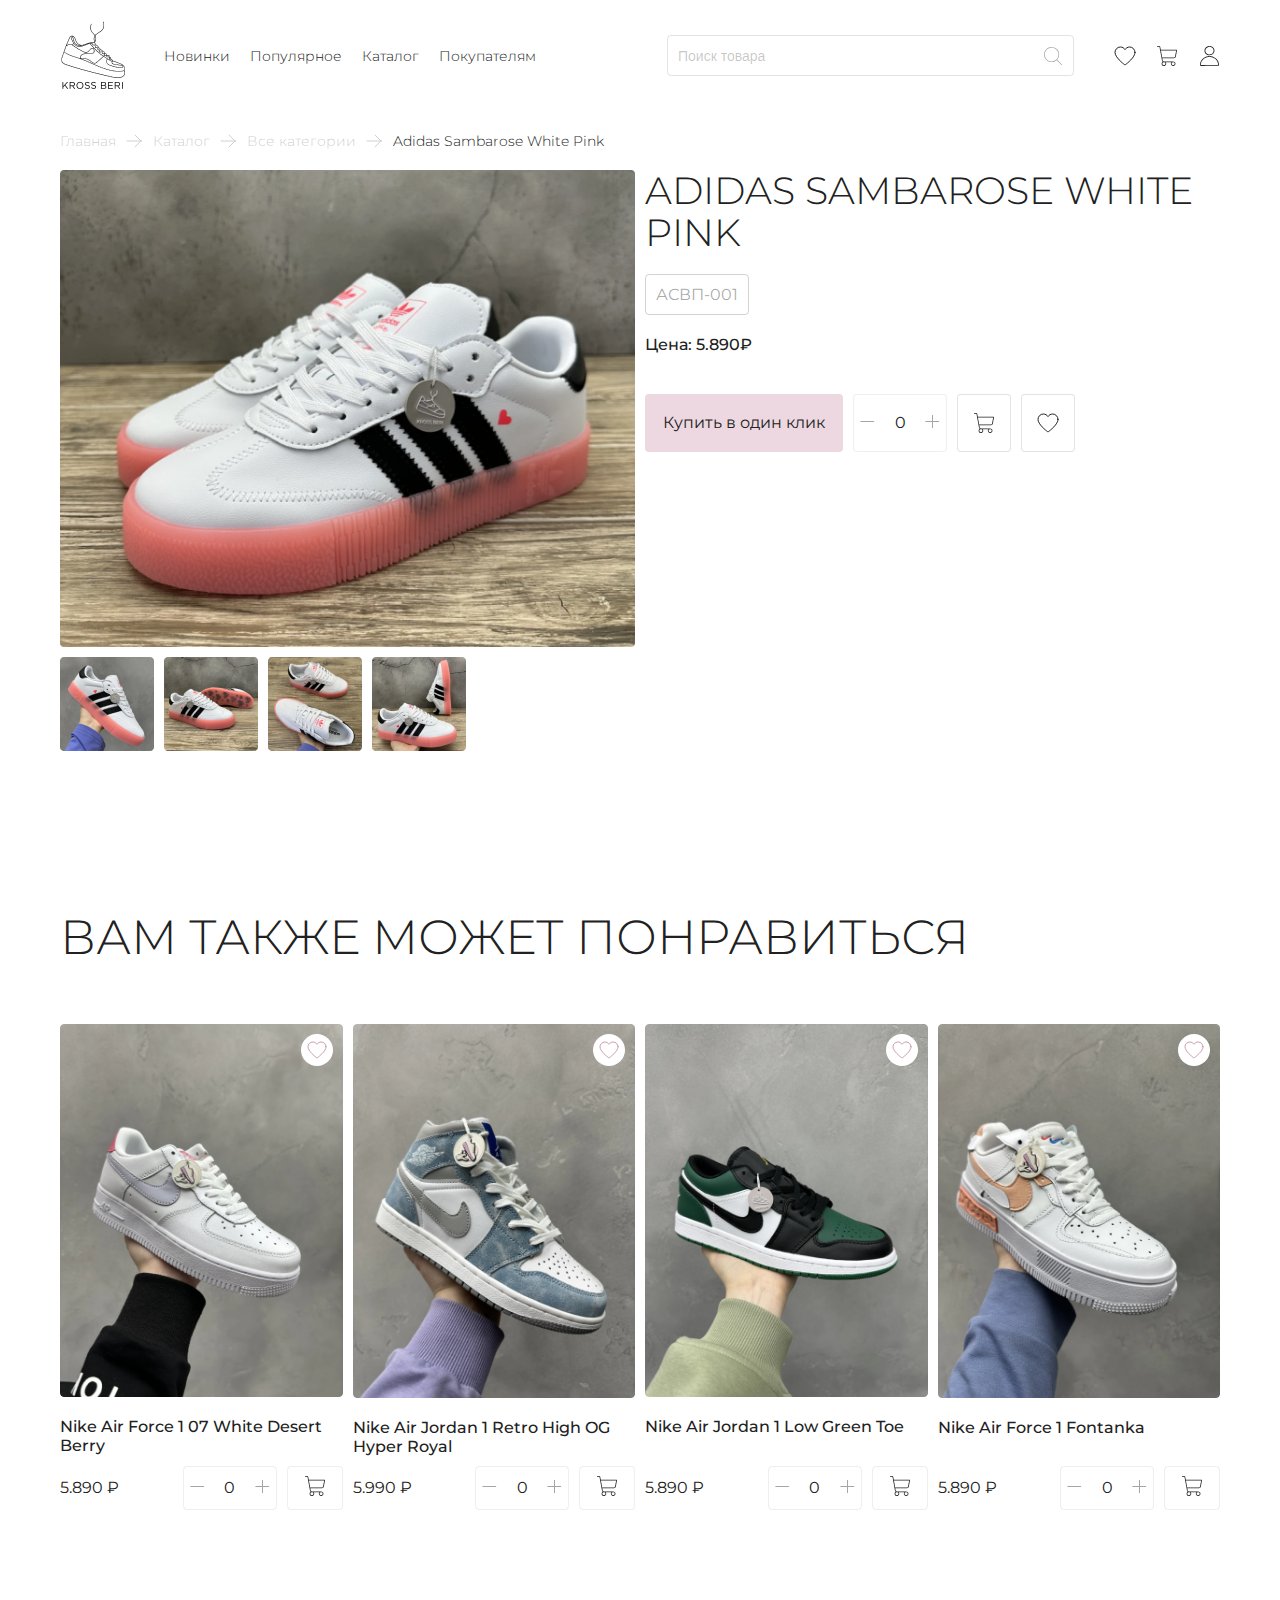
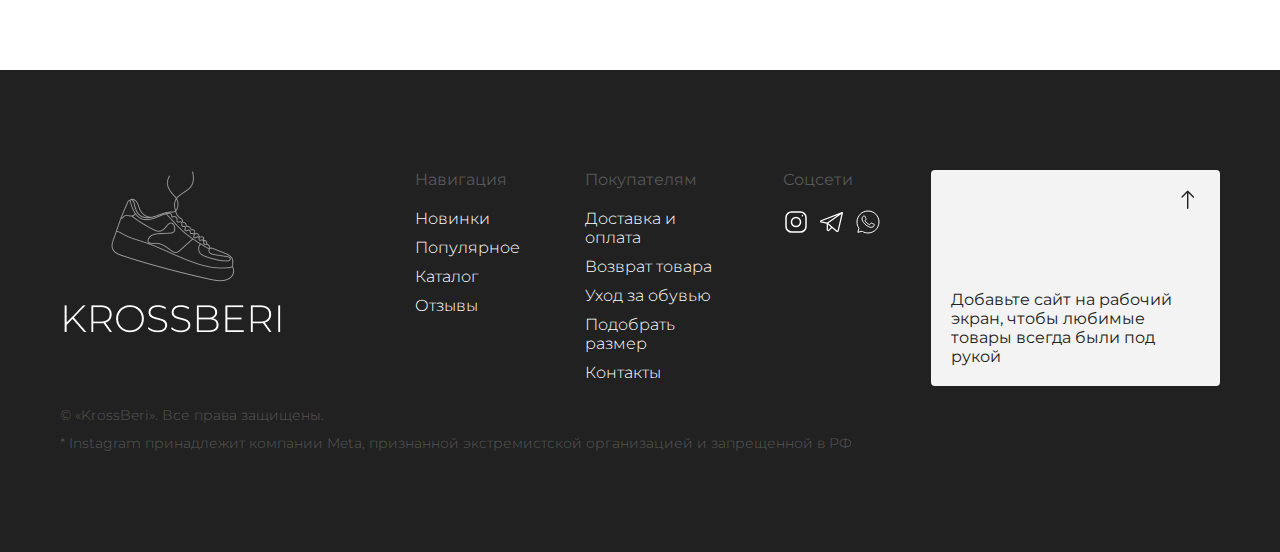
<file: product-page.html>
<!DOCTYPE html>
<html lang="en">
   <head>
      <meta charset="UTF-8" />
      <meta name="viewport" content="width=device-width, initial-scale=1.0" />
      <title>Document</title>
      <link rel="stylesheet" href="./assets/css/style.css" />
   </head>
   <body>
      <header class="header">
         <div class="header__desk container">
            <nav class="header__nav">
               <a href="#" class="header__link">
                  <img src="./assets/images/logo.png" alt="" />
               </a>

               <ul class="header__list">
                  <li
                     class="header__item header__modal-trigger header__modal-trigger_low"
                  >
                     <a href="#"> Новинки </a>

                     <div class="header__modal-window">
                        <div class="header__modal-categories">
                           <div class="header__modal-block">
                              <p class="header__modal-title">Все категории</p>
                              <ul>
                                 <li><a href="#">Кроссовки</a></li>
                                 <li><a href="#">Кеды</a></li>
                                 <li><a href="#">Ботинки</a></li>
                                 <li><a href="#">Угги</a></li>
                                 <li><a href="#">Луноходы</a></li>
                                 <li><a href="#">Аксессуары</a></li>
                              </ul>
                           </div>
                           <div class="header__modal-block">
                              <p class="header__modal-title">Все бренды</p>
                              <ul>
                                 <li><a href="#">Adidas</a></li>
                                 <li><a href="#">Nike</a></li>
                                 <li><a href="#">Converse</a></li>
                              </ul>
                           </div>
                        </div>
                     </div>
                  </li>
                  <li
                     class="header__item header__modal-trigger header__modal-trigger_low"
                  >
                     <a href="#"> Популярное </a>

                     <div class="header__modal-window">
                        <div class="header__modal-categories">
                           <div class="header__modal-block">
                              <p class="header__modal-title">Все категории</p>
                              <ul>
                                 <li><a href="#">Кроссовки</a></li>
                                 <li><a href="#">Кеды</a></li>
                                 <li><a href="#">Ботинки</a></li>
                                 <li><a href="#">Угги</a></li>
                                 <li><a href="#">Луноходы</a></li>
                                 <li><a href="#">Аксессуары</a></li>
                              </ul>
                           </div>
                           <div class="header__modal-block">
                              <p class="header__modal-title">Все бренды</p>
                              <ul>
                                 <li><a href="#">Adidas</a></li>
                                 <li><a href="#">Nike</a></li>
                                 <li><a href="#">Converse</a></li>
                              </ul>
                           </div>
                        </div>
                     </div>
                  </li>

                  <li
                     class="header__item header__modal-trigger header__modal-trigger_low"
                  >
                     <a href="#"> Каталог </a>

                     <div class="header__modal-window">
                        <div class="header__modal-categories">
                           <div class="header__modal-block">
                              <p class="header__modal-title">Все категории</p>
                              <ul>
                                 <li><a href="#">Кроссовки</a></li>
                                 <li><a href="#">Кеды</a></li>
                                 <li><a href="#">Ботинки</a></li>
                                 <li><a href="#">Угги</a></li>
                                 <li><a href="#">Луноходы</a></li>
                                 <li><a href="#">Аксессуары</a></li>
                              </ul>
                           </div>
                           <div class="header__modal-block">
                              <p class="header__modal-title">Все бренды</p>
                              <ul>
                                 <li><a href="#">Adidas</a></li>
                                 <li><a href="#">Nike</a></li>
                                 <li><a href="#">Converse</a></li>
                              </ul>
                           </div>
                        </div>
                     </div>
                  </li>
                  <li class="header__item">
                     <a href="#"> Покупателям </a>
                  </li>
               </ul>
            </nav>
            <div class="header__options">
               <label class="header__search" for="header-search">
                  <input
                     class="header__search-input"
                     type="text"
                     id="header-search"
                     name="header-search"
                     placeholder="Поиск товара"
                  />
                  <svg
                     class="header__search-img"
                     xmlns="http://www.w3.org/2000/svg"
                     width="18"
                     height="18"
                     viewBox="0 0 18 18"
                     fill="none"
                  >
                     <path
                        opacity="0.4"
                        d="M17.8946 17.3857L13.1564 12.6475C14.4844 11.1867 15.1883 9.26439 15.1179 7.29142C15.0474 5.31845 14.2081 3.45129 12.7792 2.08892C11.3504 0.726557 9.44544 -0.0229599 7.47135 0.000536196C5.49727 0.0240323 3.61066 0.818678 2.21467 2.21467C0.818678 3.61066 0.0240323 5.49727 0.000536196 7.47135C-0.0229599 9.44544 0.726557 11.3504 2.08892 12.7792C3.45129 14.2081 5.31845 15.0474 7.29142 15.1179C9.26439 15.1883 11.1867 14.4844 12.6475 13.1564L17.3857 17.8946C17.4532 17.9621 17.5447 18 17.6402 18C17.7356 18 17.8271 17.9621 17.8946 17.8946C17.9621 17.8271 18 17.7356 18 17.6402C18 17.5447 17.9621 17.4532 17.8946 17.3857ZM0.737281 7.57036C0.737281 6.21891 1.13803 4.8978 1.88886 3.77411C2.63969 2.65041 3.70687 1.7746 4.95545 1.25742C6.20404 0.740239 7.57794 0.604921 8.90343 0.868577C10.2289 1.13223 11.4465 1.78302 12.4021 2.73864C13.3577 3.69427 14.0085 4.91181 14.2721 6.23729C14.5358 7.56278 14.4005 8.93669 13.8833 10.1853C13.3661 11.4339 12.4903 12.501 11.3666 13.2519C10.2429 14.0027 8.92182 14.4034 7.57036 14.4034C5.7587 14.4015 4.02179 13.681 2.74075 12.4C1.45971 11.1189 0.739185 9.38202 0.737281 7.57036Z"
                        fill="#212121"
                     />
                  </svg>
               </label>

               <div class="header__icons">
                  <div class="header__favorite">
                     <a href="#">
                        <svg
                           xmlns="http://www.w3.org/2000/svg"
                           width="22"
                           height="22"
                           viewBox="0 0 22 22"
                           fill="none"
                        >
                           <path
                              d="M21 7.36927C21 4.40406 18.5879 2 15.6121 2C13.6526 2 11.9432 3.04522 11 4.60335C10.0568 3.04574 8.34737 2 6.3879 2C3.41211 2.00052 1 4.40406 1 7.36927C1 8.04685 1.13158 8.69297 1.36158 9.28979C3.14316 14.3963 11 20 11 20C11 20 18.8568 14.3963 20.6389 9.28979C20.8689 8.69297 21 8.04685 21 7.36927Z"
                              stroke="#212121"
                              stroke-linecap="round"
                              stroke-linejoin="round"
                           />
                        </svg>
                     </a>
                  </div>

                  <div class="header__cart">
                     <a href="#">
                        <svg
                           xmlns="http://www.w3.org/2000/svg"
                           width="22"
                           height="22"
                           viewBox="0 0 22 22"
                           fill="none"
                        >
                           <path
                              d="M20.9102 4.98417C20.8742 4.94089 20.829 4.90605 20.778 4.88213C20.727 4.8582 20.6714 4.84578 20.615 4.84573H4.78262L4.25571 1.94701C4.2073 1.68118 4.06711 1.44078 3.85959 1.26771C3.65206 1.09465 3.39038 0.999906 3.12015 1H1.38461C1.2826 1 1.18478 1.04052 1.11265 1.11264C1.04052 1.18476 1 1.28258 1 1.38457C1 1.48657 1.04052 1.58439 1.11265 1.65651C1.18478 1.72863 1.2826 1.76915 1.38461 1.76915H3.11535C3.20642 1.76766 3.29506 1.79854 3.36549 1.85629C3.43592 1.91404 3.48357 1.99491 3.49995 2.0845L5.95183 15.5734C6.03763 16.0424 6.29463 16.4628 6.67297 16.7531C6.27624 17.0087 5.96746 17.3799 5.78827 17.8165C5.60907 18.2532 5.56809 18.7342 5.67083 19.1949C5.77358 19.6555 6.01512 20.0735 6.36288 20.3926C6.71064 20.7117 7.14789 20.9165 7.61568 20.9794C8.08347 21.0423 8.55929 20.9602 8.97899 20.7443C9.39868 20.5284 9.74206 20.1889 9.96282 19.7718C10.1836 19.3546 10.2711 18.8798 10.2136 18.4114C10.1561 17.943 9.95631 17.5034 9.64119 17.1521H15.4353C15.083 17.5459 14.8766 18.0487 14.8505 18.5765C14.8244 19.1042 14.9803 19.625 15.292 20.0516C15.6038 20.4783 16.0526 20.785 16.5633 20.9206C17.0741 21.0561 17.6159 21.0123 18.0982 20.7964C18.5806 20.5805 18.9742 20.2056 19.2133 19.7344C19.4524 19.2631 19.5225 18.7241 19.4119 18.2074C19.3013 17.6907 19.0167 17.2276 18.6056 16.8956C18.1946 16.5635 17.682 16.3825 17.1536 16.3829H7.84315C7.57309 16.3828 7.31163 16.2879 7.10431 16.1149C6.89699 15.9418 6.75694 15.7016 6.70855 15.4359L6.32394 13.3063H17.9324C18.3828 13.3064 18.8189 13.1484 19.1647 12.8599C19.5105 12.5714 19.744 12.1707 19.8247 11.7277L20.9939 5.29953C21.0039 5.24404 21.0016 5.18704 20.9871 5.13254C20.9727 5.07804 20.9464 5.02739 20.9102 4.98417ZM9.46139 18.6904C9.46139 18.9946 9.37116 19.292 9.20211 19.545C9.03307 19.798 8.7928 19.9951 8.51168 20.1115C8.23057 20.228 7.92125 20.2584 7.62282 20.1991C7.32439 20.1397 7.05027 19.9932 6.83512 19.7781C6.61996 19.563 6.47344 19.2889 6.41408 18.9905C6.35472 18.6921 6.38518 18.3828 6.50162 18.1017C6.61806 17.8206 6.81525 17.5803 7.06824 17.4113C7.32124 17.2423 7.61868 17.1521 7.92295 17.1521C8.33097 17.1521 8.72228 17.3141 9.01079 17.6026C9.2993 17.8911 9.46139 18.2824 9.46139 18.6904ZM18.692 18.6904C18.692 18.9946 18.6018 19.292 18.4327 19.545C18.2637 19.798 18.0234 19.9951 17.7423 20.1115C17.4612 20.228 17.1518 20.2584 16.8534 20.1991C16.555 20.1397 16.2809 19.9932 16.0657 19.7781C15.8506 19.563 15.704 19.2889 15.6447 18.9905C15.5853 18.6921 15.6158 18.3828 15.7322 18.1017C15.8487 17.8206 16.0459 17.5803 16.2988 17.4113C16.5518 17.2423 16.8493 17.1521 17.1536 17.1521C17.5616 17.1521 17.9529 17.3141 18.2414 17.6026C18.5299 17.8911 18.692 18.2824 18.692 18.6904ZM19.0679 11.5902C19.0195 11.856 18.8793 12.0964 18.6718 12.2695C18.4643 12.4425 18.2026 12.5373 17.9324 12.5372H6.18068L4.92204 5.61487H20.1545L19.0679 11.5902Z"
                              fill="#212121"
                           />
                        </svg>
                     </a>
                  </div>

                  <div class="header__profile header__modal-trigger">
                     <a href="#">
                        <svg
                           xmlns="http://www.w3.org/2000/svg"
                           width="22"
                           height="22"
                           viewBox="0 0 22 22"
                           fill="none"
                        >
                           <path
                              fill-rule="evenodd"
                              clip-rule="evenodd"
                              d="M10.7085 1.03751C9.67694 1.18397 8.72921 1.63381 7.96564 2.33945C7.02196 3.21166 6.56427 4.19603 6.50907 5.47243C6.44843 6.87614 6.88526 7.94452 7.91656 8.91451C8.89789 9.8376 9.85719 10.2429 11.207 10.3049C12.5006 10.3642 13.5444 10.0635 14.5759 9.33426C15.3936 8.75607 16.0565 7.80591 16.3332 6.81514C16.4989 6.2218 16.5024 5.13083 16.3405 4.54286C15.971 3.20105 14.9913 2.0665 13.7076 1.49382C13.3253 1.32326 12.8632 1.1516 12.6809 1.11229C12.1655 1.00122 11.2174 0.965277 10.7085 1.03751ZM12.8414 2.01293C13.5038 2.23926 13.9967 2.54588 14.4764 3.02995C15.003 3.56145 15.3035 4.06603 15.4822 4.71893C15.7285 5.61916 15.649 6.41556 15.2281 7.2627C14.3446 9.04107 12.1076 9.9654 10.2053 9.33825C9.23259 9.01759 8.25502 8.2457 7.83388 7.46569C7.3448 6.56002 7.21451 5.51071 7.48319 4.64112C7.88996 3.32472 9.09988 2.22894 10.5177 1.89305C11.1499 1.74322 12.2126 1.79803 12.8414 2.01293ZM9.83914 11.1916C8.12385 11.461 6.34504 12.2802 5.01324 13.4139C3.23988 14.9234 2.11345 17.1681 2.01846 19.3815C1.98162 20.2402 1.98722 20.2864 2.15523 20.5176C2.53157 21.0356 1.82937 20.9994 11.4918 20.9995L20.1404 20.9996L20.4267 20.8492C20.6153 20.7502 20.7667 20.5954 20.8701 20.3957C21.0109 20.1238 21.0218 20.0243 20.9754 19.4272C20.8029 17.2111 19.9416 15.3707 18.345 13.8067C16.9485 12.4389 15.0902 11.5085 13.1284 11.1952C12.2874 11.0608 10.6826 11.0591 9.83914 11.1916ZM12.3889 11.9102C14.2842 12.1131 15.959 12.8348 17.3435 14.0451C18.18 14.7763 18.7773 15.5225 19.2415 16.4161C19.8118 17.5138 20.1654 18.8748 20.1103 19.7602L20.0867 20.1389L11.5466 20.1564C4.91847 20.17 2.98219 20.1552 2.89825 20.09C2.81174 20.023 2.79965 19.8954 2.8379 19.4528C3.01616 17.3913 3.85217 15.6844 5.38552 14.2517C5.77055 13.8919 6.3177 13.4542 6.60141 13.2789C7.67979 12.6128 8.94056 12.1376 10.028 11.9873C10.332 11.9453 10.6636 11.8996 10.7649 11.8857C11.1359 11.8348 11.775 11.8444 12.3889 11.9102Z"
                              fill="#212121"
                           />
                        </svg>
                     </a>

                     <div
                        class="header__modal-window header__modal-window_right"
                     >
                        <ul class="header__modal-list">
                           <li><a href="#">Войти</a></li>
                           <li><a href="#">Зарегистрироваться</a></li>
                           <li><a href="#">Выйти из профиля</a></li>
                        </ul>
                     </div>
                  </div>
               </div>
            </div>
         </div>

         <div class="header__mobile">
            <div class="header__top container">
               <label class="header__search" for="header-search-mobile">
                  <input
                     class="header__search-input"
                     type="text"
                     id="header-search-mobile"
                     name="header-search-mobile"
                     placeholder="Поиск товара"
                  />
                  <svg
                     class="header__search-img"
                     xmlns="http://www.w3.org/2000/svg"
                     width="18"
                     height="18"
                     viewBox="0 0 18 18"
                     fill="none"
                  >
                     <path
                        opacity="0.4"
                        d="M17.8946 17.3857L13.1564 12.6475C14.4844 11.1867 15.1883 9.26439 15.1179 7.29142C15.0474 5.31845 14.2081 3.45129 12.7792 2.08892C11.3504 0.726557 9.44544 -0.0229599 7.47135 0.000536196C5.49727 0.0240323 3.61066 0.818678 2.21467 2.21467C0.818678 3.61066 0.0240323 5.49727 0.000536196 7.47135C-0.0229599 9.44544 0.726557 11.3504 2.08892 12.7792C3.45129 14.2081 5.31845 15.0474 7.29142 15.1179C9.26439 15.1883 11.1867 14.4844 12.6475 13.1564L17.3857 17.8946C17.4532 17.9621 17.5447 18 17.6402 18C17.7356 18 17.8271 17.9621 17.8946 17.8946C17.9621 17.8271 18 17.7356 18 17.6402C18 17.5447 17.9621 17.4532 17.8946 17.3857ZM0.737281 7.57036C0.737281 6.21891 1.13803 4.8978 1.88886 3.77411C2.63969 2.65041 3.70687 1.7746 4.95545 1.25742C6.20404 0.740239 7.57794 0.604921 8.90343 0.868577C10.2289 1.13223 11.4465 1.78302 12.4021 2.73864C13.3577 3.69427 14.0085 4.91181 14.2721 6.23729C14.5358 7.56278 14.4005 8.93669 13.8833 10.1853C13.3661 11.4339 12.4903 12.501 11.3666 13.2519C10.2429 14.0027 8.92182 14.4034 7.57036 14.4034C5.7587 14.4015 4.02179 13.681 2.74075 12.4C1.45971 11.1189 0.739185 9.38202 0.737281 7.57036Z"
                        fill="#212121"
                     />
                  </svg>
               </label>

               <button class="header__notification">
                  <svg
                     xmlns="http://www.w3.org/2000/svg"
                     width="24"
                     height="26"
                     viewBox="0 0 24 26"
                     fill="none"
                  >
                     <path
                        d="M15.2706 19.7692V20.6154C15.2706 21.513 14.9261 22.3739 14.3128 23.0087C13.6996 23.6434 12.8679 24 12.0006 24C11.1334 24 10.3016 23.6434 9.6884 23.0087C9.07517 22.3739 8.73066 21.513 8.73066 20.6154V19.7692M20.7723 18.0468C19.4602 16.3846 18.5339 15.5385 18.5339 10.956C18.5339 6.75962 16.4636 5.26457 14.7596 4.53846C14.5333 4.44221 14.3202 4.22115 14.2513 3.98053C13.9524 2.9276 13.1144 2 12.0006 2C10.8868 2 10.0483 2.92813 9.75252 3.98159C9.68354 4.22486 9.47048 4.44221 9.24414 4.53846C7.53814 5.26563 5.4699 6.75538 5.4699 10.956C5.46734 15.5385 4.54103 16.3846 3.22896 18.0468C2.68533 18.7353 3.16151 19.7692 4.11236 19.7692H19.894C20.8397 19.7692 21.3128 18.7322 20.7723 18.0468Z"
                        stroke="#212121"
                        stroke-linecap="round"
                        stroke-linejoin="round"
                     />
                  </svg>
                  <span> 3 </span>
               </button>
            </div>
            <div class="header__bottom container">
               <button class="header__item" id="header-catalog">
                  <svg
                     xmlns="http://www.w3.org/2000/svg"
                     width="32"
                     height="32"
                     viewBox="0 0 32 32"
                     fill="none"
                  >
                     <g opacity="0.4">
                        <path
                           d="M23.8595 27.181L17.5419 20.8634C19.3125 18.9156 20.2511 16.3525 20.1572 13.7219C20.0632 11.0913 18.9441 8.60172 17.039 6.78523C15.1339 4.96874 12.5939 3.96939 9.9618 4.00071C7.32969 4.03204 4.81421 5.09157 2.95289 6.95289C1.09157 8.81421 0.0320431 11.3297 0.000714928 13.9618C-0.0306132 16.5939 0.968743 19.1339 2.78523 21.039C4.60172 22.9441 7.09127 24.0632 9.7219 24.1572C12.3525 24.2511 14.9156 23.3125 16.8634 21.5419L23.181 27.8595C23.2709 27.9495 23.393 28 23.5202 28C23.6475 28 23.7695 27.9495 23.8595 27.8595C23.9495 27.7695 24 27.6475 24 27.5202C24 27.393 23.9495 27.2709 23.8595 27.181ZM0.983042 14.0938C0.983042 12.2919 1.51738 10.5304 2.51848 9.03214C3.51959 7.53388 4.9425 6.36613 6.60727 5.67656C8.27205 4.98699 10.1039 4.80656 11.8712 5.1581C13.6386 5.50964 15.2619 6.37736 16.5361 7.65153C17.8103 8.92569 18.678 10.5491 19.0295 12.3164C19.3811 14.0837 19.2006 15.9156 18.5111 17.5804C17.8215 19.2451 16.6537 20.668 15.1555 21.6691C13.6572 22.6703 11.8958 23.2046 10.0938 23.2046C7.67827 23.2021 5.36238 22.2414 3.65433 20.5333C1.94628 18.8252 0.98558 16.5094 0.983042 14.0938Z"
                           fill="#212121"
                        />
                        <line
                           x1="24"
                           y1="10.5"
                           x2="31"
                           y2="10.5"
                           stroke="#212121"
                        />
                        <line
                           x1="24"
                           y1="15.5"
                           x2="31"
                           y2="15.5"
                           stroke="#212121"
                        />
                        <line
                           x1="24"
                           y1="20.5"
                           x2="31"
                           y2="20.5"
                           stroke="#212121"
                        />
                     </g>
                  </svg>
                  <span>Каталог</span>
               </button>
               <button class="header__item" id="header-catalog">
                  <svg
                     xmlns="http://www.w3.org/2000/svg"
                     width="32"
                     height="32"
                     viewBox="0 0 32 32"
                     fill="none"
                  >
                     <g opacity="0.4">
                        <path
                           d="M30 10.7556C30 6.47252 26.5024 3 22.1876 3C19.3463 3 16.8676 4.50976 15.5 6.76039C14.1324 4.51052 11.6537 3 8.81245 3C4.49755 3.00076 1 6.47252 1 10.7556C1 11.7343 1.19079 12.6676 1.52429 13.5297C4.10758 20.9058 15.5 29 15.5 29C15.5 29 26.8924 20.9058 29.4765 13.5297C29.81 12.6676 30 11.7343 30 10.7556Z"
                           stroke="#212121"
                           stroke-linecap="round"
                           stroke-linejoin="round"
                        />
                     </g>
                  </svg>
                  <span>Вишлист</span>
               </button>

               <a href="#" class="header__item header__item_logo">
                  <img
                     src="./assets/images/logo-mobile.png"
                     alt="logo-kross-beri"
                  />
               </a>

               <button class="header__item" id="header-catalog">
                  <svg
                     xmlns="http://www.w3.org/2000/svg"
                     width="32"
                     height="32"
                     viewBox="0 0 32 32"
                     fill="none"
                  >
                     <g opacity="0.4">
                        <path
                           d="M30.8653 6.97626C30.8112 6.91133 30.7435 6.85908 30.667 6.82319C30.5905 6.78731 30.5071 6.76867 30.4225 6.76859H6.67394L5.88357 2.42052C5.81094 2.02177 5.60066 1.66117 5.28938 1.40157C4.9781 1.14198 4.58557 0.999859 4.18023 1H1.57691C1.42391 1 1.27717 1.06078 1.16897 1.16896C1.06078 1.27714 1 1.42387 1 1.57686C1 1.72985 1.06078 1.87658 1.16897 1.98476C1.27717 2.09294 1.42391 2.15372 1.57691 2.15372H4.17302C4.30963 2.15149 4.44259 2.19781 4.54824 2.28443C4.65388 2.37106 4.72536 2.49236 4.74993 2.62674L8.42775 22.8601C8.55644 23.5636 8.94195 24.1943 9.50946 24.6296C8.91436 25.0131 8.45119 25.5699 8.1824 26.2248C7.91361 26.8797 7.85213 27.6013 8.00625 28.2923C8.16037 28.9832 8.52268 29.6103 9.04432 30.089C9.56596 30.5676 10.2218 30.8748 10.9235 30.9691C11.6252 31.0635 12.3389 30.9404 12.9685 30.6165C13.598 30.2926 14.1131 29.7834 14.4442 29.1577C14.7754 28.532 14.9067 27.8198 14.8204 27.1171C14.7341 26.4145 14.4345 25.7551 13.9618 25.2281H22.653C22.1245 25.8189 21.8149 26.5731 21.7757 27.3647C21.7366 28.1564 21.9704 28.9375 22.4381 29.5774C22.9057 30.2174 23.5789 30.6775 24.345 30.8809C25.1112 31.0842 25.9239 31.0184 26.6474 30.6946C27.3709 30.3707 27.9613 29.8084 28.3199 29.1015C28.6786 28.3947 28.7837 27.5862 28.6178 26.8111C28.4519 26.0361 28.025 25.3415 27.4085 24.8433C26.7919 24.3452 26.023 24.0738 25.2303 24.0744H11.2647C10.8596 24.0742 10.4674 23.9319 10.1565 23.6723C9.84548 23.4128 9.6354 23.0524 9.56283 22.6539L8.98591 19.4595H26.3986C27.0741 19.4596 27.7283 19.2226 28.247 18.7899C28.7657 18.3571 29.1161 17.7561 29.237 17.0915L30.9908 7.44929C31.0058 7.36607 31.0024 7.28055 30.9807 7.19881C30.959 7.11707 30.9196 7.04109 30.8653 6.97626ZM13.6921 27.5355C13.6921 27.9919 13.5567 28.438 13.3032 28.8175C13.0496 29.1969 12.6892 29.4927 12.2675 29.6673C11.8459 29.842 11.3819 29.8877 10.9342 29.7986C10.4866 29.7096 10.0754 29.4898 9.75267 29.1671C9.42994 28.8444 9.21016 28.4333 9.12112 27.9857C9.03208 27.5381 9.07778 27.0741 9.25244 26.6525C9.4271 26.2309 9.72287 25.8705 10.1024 25.617C10.4819 25.3634 10.928 25.2281 11.3844 25.2281C11.9965 25.2281 12.5834 25.4712 13.0162 25.9039C13.449 26.3367 13.6921 26.9236 13.6921 27.5355ZM27.538 27.5355C27.538 27.9919 27.4026 28.438 27.1491 28.8175C26.8955 29.1969 26.5351 29.4927 26.1134 29.6673C25.6918 29.842 25.2278 29.8877 24.7801 29.7986C24.3325 29.7096 23.9213 29.4898 23.5986 29.1671C23.2758 28.8444 23.0561 28.4333 22.967 27.9857C22.878 27.5381 22.9237 27.0741 23.0983 26.6525C23.273 26.2309 23.5688 25.8705 23.9483 25.617C24.3278 25.3634 24.7739 25.2281 25.2303 25.2281C25.8424 25.2281 26.4293 25.4712 26.8621 25.9039C27.2949 26.3367 27.538 26.9236 27.538 27.5355ZM28.1019 16.8853C28.0293 17.284 27.819 17.6446 27.5077 17.9042C27.1964 18.1638 26.8039 18.3059 26.3986 18.3058H8.77101L6.88307 7.92231H29.7317L28.1019 16.8853Z"
                           fill="#212121"
                        />
                     </g>
                  </svg>
                  <span>Корзина</span>
               </button>

               <button class="header__item" id="header-catalog">
                  <svg
                     xmlns="http://www.w3.org/2000/svg"
                     width="32"
                     height="32"
                     viewBox="0 0 32 32"
                     fill="none"
                  >
                     <g opacity="0.4">
                        <path
                           fill-rule="evenodd"
                           clip-rule="evenodd"
                           d="M14.8336 1.05626C13.3134 1.27595 11.9167 1.95071 10.7915 3.00918C9.40078 4.31749 8.72629 5.79405 8.64495 7.70865C8.55558 9.81421 9.19934 11.4168 10.7191 12.8718C12.1653 14.2564 13.579 14.8643 15.5683 14.9573C17.4746 15.0463 19.0128 14.5952 20.5329 13.5014C21.738 12.6341 22.7148 11.2089 23.1226 9.7227C23.3668 8.8327 23.3719 7.19625 23.1333 6.3143C22.5888 4.30158 21.145 2.59975 19.2533 1.74073C18.6899 1.48489 18.009 1.2274 17.7402 1.16843C16.9808 1.00183 15.5835 0.947916 14.8336 1.05626ZM17.9768 2.5194C18.9529 2.8589 19.6794 3.31882 20.3863 4.04492C21.1623 4.84217 21.6051 5.59905 21.8685 6.5784C22.2315 7.92875 22.1143 9.12334 21.494 10.3941C20.192 13.0616 16.8954 14.4481 14.092 13.5074C12.6586 13.0264 11.2179 11.8686 10.5973 10.6985C9.87654 9.34003 9.68454 7.76607 10.0805 6.46168C10.6799 4.48708 12.463 2.8434 14.5524 2.33958C15.4841 2.11483 17.0502 2.19705 17.9768 2.5194ZM13.5524 16.2874C11.0246 16.6916 8.40322 17.9202 6.44056 19.6208C3.82719 21.8851 2.16719 25.2521 2.02721 28.5722C1.97291 29.8603 1.98117 29.9296 2.22877 30.2764C2.78337 31.0534 1.74855 30.9991 15.9879 30.9992L28.7332 30.9994L29.1552 30.7738C29.4331 30.6253 29.6561 30.393 29.8086 30.0936C30.0161 29.6857 30.0321 29.5364 29.9637 28.6408C29.7096 25.3167 28.4403 22.5561 26.0873 20.2101C24.0293 18.1583 21.2908 16.7628 18.3998 16.2928C17.1604 16.0913 14.7954 16.0887 13.5524 16.2874ZM17.3099 17.3653C20.103 17.6697 22.5712 18.7522 24.6114 20.5676C25.8442 21.6645 26.7245 22.7837 27.4085 24.1241C28.2489 25.7707 28.77 27.8122 28.6889 29.1403L28.6541 29.7084L16.0687 29.7346C6.3009 29.7549 3.44743 29.7327 3.32374 29.635C3.19625 29.5344 3.17844 29.343 3.2348 28.6792C3.49749 25.587 4.72952 23.0266 6.98919 20.8775C7.5566 20.3378 8.36293 19.6812 8.78102 19.4184C10.3702 18.4192 12.2282 17.7063 13.8307 17.481C14.2787 17.418 14.7674 17.3494 14.9167 17.3285C15.4635 17.2522 16.4052 17.2666 17.3099 17.3653Z"
                           fill="#212121"
                        />
                     </g>
                  </svg>
                  <span>Профиль</span>
               </button>
            </div>
         </div>
      </header>

      <main>
         <section class="breadcrumbs container">
            <div class="breadcrumbs__item">
               <a href="#">Главная</a>
            </div>
            <div class="breadcrumbs__item">
               <a href="#">Каталог</a>
            </div>
            <div class="breadcrumbs__item">
               <a href="#">Все категории</a>
            </div>
            <div class="breadcrumbs__item">
               <a href="#">Adidas Sambarose White Pink</a>
            </div>
         </section>

         <section class="stuff container">
            <div class="stuff__gallery">
               <div class="stuff__gallery-active">
                  <img src="./assets/images/stuff/stuff_1.png" alt="" />
               </div>
               <div class="stuff__gallery-list">
                  <img src="./assets/images/stuff/stuff_2.png" alt="" />
                  <img src="./assets/images/stuff/stuff_3.png" alt="" />
                  <img src="./assets/images/stuff/stuff_4.png" alt="" />
                  <img src="./assets/images/stuff/stuff_5.png" alt="" />
               </div>
            </div>

            <div class="stuff__block">
               <div class="stuff__info">
                  <h2 class="stuff__title">Adidas Sambarose White Pink</h2>
                  <div class="stuff__tag-list">
                     <a href="#" class="stuff__tag">АСВП-001</a>
                  </div>
                  <p class="stuff__price">Цена: 5.890₽</p>
               </div>
               <div class="stuff__options">

                  <div class="stuff__actions">
                     <button class="stuff__actions-btn">
                        Купить в один клик
                     </button>

                     <div class="add-to-cart">
                        <button class="add-to-cart__minus">
                           <svg
                              xmlns="http://www.w3.org/2000/svg"
                              width="15"
                              height="13"
                              viewBox="0 0 15 13"
                              fill="none"
                           >
                              <g opacity="0.4">
                                 <line
                                    x1="0.416504"
                                    y1="6.5"
                                    x2="14.1248"
                                    y2="6.5"
                                    stroke="#212121"
                                 />
                              </g>
                           </svg>
                        </button>
                        <span class="add-to-cart__counter">0</span>
                        <button class="add-to-cart__plus">
                           <svg
                              xmlns="http://www.w3.org/2000/svg"
                              width="15"
                              height="13"
                              viewBox="0 0 15 13"
                              fill="none"
                           >
                              <g opacity="0.4">
                                 <line
                                    x1="0.416504"
                                    y1="6.5"
                                    x2="14.1248"
                                    y2="6.5"
                                    stroke="#212121"
                                 />
                                 <line
                                    x1="7.5"
                                    y1="13"
                                    x2="7.5"
                                    y2="-2.18557e-08"
                                    stroke="#212121"
                                 />
                              </g>
                           </svg>
                        </button>
                     </div>
                     <button class="stuff__cart-btn">
                        <svg xmlns="http://www.w3.org/2000/svg" width="22" height="22" viewBox="0 0 22 22" fill="none">
                           <path d="M20.9102 4.98417C20.8742 4.94089 20.829 4.90605 20.778 4.88213C20.727 4.8582 20.6714 4.84578 20.615 4.84573H4.78262L4.25571 1.94701C4.2073 1.68118 4.06711 1.44078 3.85959 1.26771C3.65206 1.09465 3.39038 0.999906 3.12015 1H1.38461C1.2826 1 1.18478 1.04052 1.11265 1.11264C1.04052 1.18476 1 1.28258 1 1.38457C1 1.48657 1.04052 1.58439 1.11265 1.65651C1.18478 1.72863 1.2826 1.76915 1.38461 1.76915H3.11535C3.20642 1.76766 3.29506 1.79854 3.36549 1.85629C3.43592 1.91404 3.48357 1.99491 3.49995 2.0845L5.95183 15.5734C6.03763 16.0424 6.29463 16.4628 6.67297 16.7531C6.27624 17.0087 5.96746 17.3799 5.78827 17.8165C5.60907 18.2532 5.56809 18.7342 5.67083 19.1949C5.77358 19.6555 6.01512 20.0735 6.36288 20.3926C6.71064 20.7117 7.14789 20.9165 7.61568 20.9794C8.08347 21.0423 8.55929 20.9602 8.97899 20.7443C9.39868 20.5284 9.74206 20.1889 9.96282 19.7718C10.1836 19.3546 10.2711 18.8798 10.2136 18.4114C10.1561 17.943 9.95631 17.5034 9.64119 17.1521H15.4353C15.083 17.5459 14.8766 18.0487 14.8505 18.5765C14.8244 19.1042 14.9803 19.625 15.292 20.0516C15.6038 20.4783 16.0526 20.785 16.5633 20.9206C17.0741 21.0561 17.6159 21.0123 18.0982 20.7964C18.5806 20.5805 18.9742 20.2056 19.2133 19.7344C19.4524 19.2631 19.5225 18.7241 19.4119 18.2074C19.3013 17.6907 19.0167 17.2276 18.6056 16.8956C18.1946 16.5635 17.682 16.3825 17.1536 16.3829H7.84315C7.57309 16.3828 7.31163 16.2879 7.10431 16.1149C6.89699 15.9418 6.75694 15.7016 6.70855 15.4359L6.32394 13.3063H17.9324C18.3828 13.3064 18.8189 13.1484 19.1647 12.8599C19.5105 12.5714 19.744 12.1707 19.8247 11.7277L20.9939 5.29953C21.0039 5.24404 21.0016 5.18704 20.9871 5.13254C20.9727 5.07804 20.9464 5.02739 20.9102 4.98417ZM9.46139 18.6904C9.46139 18.9946 9.37116 19.292 9.20211 19.545C9.03307 19.798 8.7928 19.9951 8.51168 20.1115C8.23057 20.228 7.92125 20.2584 7.62282 20.1991C7.32439 20.1397 7.05027 19.9932 6.83512 19.7781C6.61996 19.563 6.47344 19.2889 6.41408 18.9905C6.35472 18.6921 6.38518 18.3828 6.50162 18.1017C6.61806 17.8206 6.81525 17.5803 7.06824 17.4113C7.32124 17.2423 7.61868 17.1521 7.92295 17.1521C8.33097 17.1521 8.72228 17.3141 9.01079 17.6026C9.2993 17.8911 9.46139 18.2824 9.46139 18.6904ZM18.692 18.6904C18.692 18.9946 18.6018 19.292 18.4327 19.545C18.2637 19.798 18.0234 19.9951 17.7423 20.1115C17.4612 20.228 17.1518 20.2584 16.8534 20.1991C16.555 20.1397 16.2809 19.9932 16.0657 19.7781C15.8506 19.563 15.704 19.2889 15.6447 18.9905C15.5853 18.6921 15.6158 18.3828 15.7322 18.1017C15.8487 17.8206 16.0459 17.5803 16.2988 17.4113C16.5518 17.2423 16.8493 17.1521 17.1536 17.1521C17.5616 17.1521 17.9529 17.3141 18.2414 17.6026C18.5299 17.8911 18.692 18.2824 18.692 18.6904ZM19.0679 11.5902C19.0195 11.856 18.8793 12.0964 18.6718 12.2695C18.4643 12.4425 18.2026 12.5373 17.9324 12.5372H6.18068L4.92204 5.61487H20.1545L19.0679 11.5902Z" fill="#212121"/>
                        </svg>
                     </button>
                     <button class="stuff__favorite">
                        <svg xmlns="http://www.w3.org/2000/svg" width="22" height="22" viewBox="0 0 22 22" fill="none">
                           <path d="M21 7.36927C21 4.40406 18.5879 2 15.6121 2C13.6526 2 11.9432 3.04522 11 4.60335C10.0568 3.04574 8.34737 2 6.3879 2C3.41211 2.00052 1 4.40406 1 7.36927C1 8.04685 1.13158 8.69297 1.36158 9.28979C3.14316 14.3963 11 20 11 20C11 20 18.8568 14.3963 20.6389 9.28979C20.8689 8.69297 21 8.04685 21 7.36927Z" stroke="#212121" stroke-linecap="round" stroke-linejoin="round"/>
                        </svg>
                     </button>
                  </div>

                  
               </div>
            </div>
         </section>

         <section class="gallery container">
            <div class="gallery__head">
               <h2 class="gallery__title">Вам также может понравиться</h2>
            </div>
            <div class="cards">
               <div class="card">
                  <img
                     class="card__img"
                     src="./assets/images/shoes/nike-air-force-1-07-white-desert-berry.png"
                     alt=""
                     class="gallety__img"
                  />
                  <a href="#" class="card__name"
                     >Nike Air Force 1 07 White Desert Berry</a
                  >
                  <div class="card__info">
                     <span class="card__price">5.890 ₽</span>
                     <div class="card__options">
                        <div class="add-to-cart">
                           <button class="add-to-cart__minus">
                              <svg
                                 xmlns="http://www.w3.org/2000/svg"
                                 width="15"
                                 height="13"
                                 viewBox="0 0 15 13"
                                 fill="none"
                              >
                                 <g opacity="0.4">
                                    <line
                                       x1="0.416504"
                                       y1="6.5"
                                       x2="14.1248"
                                       y2="6.5"
                                       stroke="#212121"
                                    />
                                 </g>
                              </svg>
                           </button>
                           <span class="add-to-cart__counter">0</span>
                           <button class="add-to-cart__plus">
                              <svg
                                 xmlns="http://www.w3.org/2000/svg"
                                 width="15"
                                 height="13"
                                 viewBox="0 0 15 13"
                                 fill="none"
                              >
                                 <g opacity="0.4">
                                    <line
                                       x1="0.416504"
                                       y1="6.5"
                                       x2="14.1248"
                                       y2="6.5"
                                       stroke="#212121"
                                    />
                                    <line
                                       x1="7.5"
                                       y1="13"
                                       x2="7.5"
                                       y2="-2.18557e-08"
                                       stroke="#212121"
                                    />
                                 </g>
                              </svg>
                           </button>
                        </div>
                        <button class="card__cart">
                           <svg
                              xmlns="http://www.w3.org/2000/svg"
                              width="20"
                              height="20"
                              viewBox="0 0 20 20"
                              fill="none"
                           >
                              <path
                                 d="M19.9102 3.98417C19.8742 3.94089 19.829 3.90605 19.778 3.88213C19.727 3.8582 19.6714 3.84578 19.615 3.84573H3.78262L3.25571 0.947011C3.2073 0.681183 3.06711 0.440779 2.85959 0.267715C2.65206 0.0946508 2.39038 -9.39379e-05 2.12015 6.98901e-08H0.384608C0.282604 6.98901e-08 0.184777 0.0405175 0.112649 0.112639C0.0405211 0.18476 0 0.282578 0 0.384573C0 0.486568 0.0405211 0.584386 0.112649 0.656507C0.184777 0.728628 0.282604 0.769146 0.384608 0.769146H2.11535C2.20642 0.767661 2.29506 0.798541 2.36549 0.85629C2.43592 0.914038 2.48357 0.994906 2.49995 1.0845L4.95183 14.5734C5.03763 15.0424 5.29463 15.4628 5.67297 15.7531C5.27624 16.0087 4.96746 16.3799 4.78827 16.8165C4.60907 17.2532 4.56809 17.7342 4.67083 18.1949C4.77358 18.6555 5.01512 19.0735 5.36288 19.3926C5.71064 19.7117 6.14789 19.9165 6.61568 19.9794C7.08347 20.0423 7.55929 19.9602 7.97899 19.7443C8.39868 19.5284 8.74206 19.1889 8.96282 18.7718C9.18359 18.3546 9.27111 17.8798 9.2136 17.4114C9.15609 16.943 8.95631 16.5034 8.64119 16.1521H14.4353C14.083 16.5459 13.8766 17.0487 13.8505 17.5765C13.8244 18.1042 13.9803 18.625 14.292 19.0516C14.6038 19.4783 15.0526 19.785 15.5633 19.9206C16.0741 20.0561 16.6159 20.0123 17.0982 19.7964C17.5806 19.5805 17.9742 19.2056 18.2133 18.7344C18.4524 18.2631 18.5225 17.7241 18.4119 17.2074C18.3013 16.6907 18.0167 16.2276 17.6056 15.8956C17.1946 15.5635 16.682 15.3825 16.1536 15.3829H6.84315C6.57309 15.3828 6.31163 15.2879 6.10431 15.1149C5.89699 14.9418 5.75694 14.7016 5.70855 14.4359L5.32394 12.3063H16.9324C17.3828 12.3064 17.8189 12.1484 18.1647 11.8599C18.5105 11.5714 18.744 11.1707 18.8247 10.7277L19.9939 4.29953C20.0039 4.24404 20.0016 4.18704 19.9871 4.13254C19.9727 4.07804 19.9464 4.02739 19.9102 3.98417ZM8.46139 17.6904C8.46139 17.9946 8.37116 18.292 8.20211 18.545C8.03307 18.798 7.7928 18.9951 7.51168 19.1115C7.23057 19.228 6.92125 19.2584 6.62282 19.1991C6.32439 19.1397 6.05027 18.9932 5.83512 18.7781C5.61996 18.563 5.47344 18.2889 5.41408 17.9905C5.35472 17.6921 5.38518 17.3828 5.50162 17.1017C5.61806 16.8206 5.81525 16.5803 6.06824 16.4113C6.32124 16.2423 6.61868 16.1521 6.92295 16.1521C7.33097 16.1521 7.72228 16.3141 8.01079 16.6026C8.2993 16.8911 8.46139 17.2824 8.46139 17.6904ZM17.692 17.6904C17.692 17.9946 17.6018 18.292 17.4327 18.545C17.2637 18.798 17.0234 18.9951 16.7423 19.1115C16.4612 19.228 16.1518 19.2584 15.8534 19.1991C15.555 19.1397 15.2809 18.9932 15.0657 18.7781C14.8506 18.563 14.704 18.2889 14.6447 17.9905C14.5853 17.6921 14.6158 17.3828 14.7322 17.1017C14.8487 16.8206 15.0459 16.5803 15.2988 16.4113C15.5518 16.2423 15.8493 16.1521 16.1536 16.1521C16.5616 16.1521 16.9529 16.3141 17.2414 16.6026C17.5299 16.8911 17.692 17.2824 17.692 17.6904ZM18.0679 10.5902C18.0195 10.856 17.8793 11.0964 17.6718 11.2695C17.4643 11.4425 17.2026 11.5373 16.9324 11.5372H5.18068L3.92204 4.61487H19.1545L18.0679 10.5902Z"
                                 fill="#212121"
                              />
                           </svg>
                        </button>
                     </div>
                  </div>
                  <button class="card__favorite">
                     <svg
                        xmlns="http://www.w3.org/2000/svg"
                        width="32"
                        height="32"
                        viewBox="0 0 32 32"
                        fill="none"
                     >
                        <circle cx="16" cy="16" r="16" fill="white" />
                        <path
                           d="M25 12.7727C25 10.1369 22.8291 8 20.1509 8C18.3874 8 16.8488 8.92908 16 10.3141C15.1512 8.92955 13.6126 8 11.8491 8C9.1709 8.00047 7 10.1369 7 12.7727C7 13.375 7.11842 13.9493 7.32542 14.4798C8.92884 19.0189 16 24 16 24C16 24 23.0712 19.0189 24.6751 14.4798C24.8821 13.9493 25 13.375 25 12.7727Z"
                           stroke="#CA9EB0"
                           stroke-linecap="round"
                           stroke-linejoin="round"
                        />
                     </svg>
                  </button>
               </div>

               <div class="card">
                  <img
                     class="card__img"
                     src="./assets/images/shoes/nike-air-jordan-1-retro-high-og-hyper-royal.png"
                     alt=""
                     class="gallety__img"
                  />
                  <a href="#" class="card__name"
                     >Nike Air Jordan 1 Retro High OG Hyper Royal</a
                  >
                  <div class="card__info">
                     <span class="card__price">5.990 ₽</span>
                     <div class="card__options">
                        <div class="add-to-cart">
                           <button class="add-to-cart__minus">
                              <svg
                                 xmlns="http://www.w3.org/2000/svg"
                                 width="15"
                                 height="13"
                                 viewBox="0 0 15 13"
                                 fill="none"
                              >
                                 <g opacity="0.4">
                                    <line
                                       x1="0.416504"
                                       y1="6.5"
                                       x2="14.1248"
                                       y2="6.5"
                                       stroke="#212121"
                                    />
                                 </g>
                              </svg>
                           </button>
                           <span class="add-to-cart__counter">0</span>
                           <button class="add-to-cart__plus">
                              <svg
                                 xmlns="http://www.w3.org/2000/svg"
                                 width="15"
                                 height="13"
                                 viewBox="0 0 15 13"
                                 fill="none"
                              >
                                 <g opacity="0.4">
                                    <line
                                       x1="0.416504"
                                       y1="6.5"
                                       x2="14.1248"
                                       y2="6.5"
                                       stroke="#212121"
                                    />
                                    <line
                                       x1="7.5"
                                       y1="13"
                                       x2="7.5"
                                       y2="-2.18557e-08"
                                       stroke="#212121"
                                    />
                                 </g>
                              </svg>
                           </button>
                        </div>
                        <button class="card__cart">
                           <svg
                              xmlns="http://www.w3.org/2000/svg"
                              width="20"
                              height="20"
                              viewBox="0 0 20 20"
                              fill="none"
                           >
                              <path
                                 d="M19.9102 3.98417C19.8742 3.94089 19.829 3.90605 19.778 3.88213C19.727 3.8582 19.6714 3.84578 19.615 3.84573H3.78262L3.25571 0.947011C3.2073 0.681183 3.06711 0.440779 2.85959 0.267715C2.65206 0.0946508 2.39038 -9.39379e-05 2.12015 6.98901e-08H0.384608C0.282604 6.98901e-08 0.184777 0.0405175 0.112649 0.112639C0.0405211 0.18476 0 0.282578 0 0.384573C0 0.486568 0.0405211 0.584386 0.112649 0.656507C0.184777 0.728628 0.282604 0.769146 0.384608 0.769146H2.11535C2.20642 0.767661 2.29506 0.798541 2.36549 0.85629C2.43592 0.914038 2.48357 0.994906 2.49995 1.0845L4.95183 14.5734C5.03763 15.0424 5.29463 15.4628 5.67297 15.7531C5.27624 16.0087 4.96746 16.3799 4.78827 16.8165C4.60907 17.2532 4.56809 17.7342 4.67083 18.1949C4.77358 18.6555 5.01512 19.0735 5.36288 19.3926C5.71064 19.7117 6.14789 19.9165 6.61568 19.9794C7.08347 20.0423 7.55929 19.9602 7.97899 19.7443C8.39868 19.5284 8.74206 19.1889 8.96282 18.7718C9.18359 18.3546 9.27111 17.8798 9.2136 17.4114C9.15609 16.943 8.95631 16.5034 8.64119 16.1521H14.4353C14.083 16.5459 13.8766 17.0487 13.8505 17.5765C13.8244 18.1042 13.9803 18.625 14.292 19.0516C14.6038 19.4783 15.0526 19.785 15.5633 19.9206C16.0741 20.0561 16.6159 20.0123 17.0982 19.7964C17.5806 19.5805 17.9742 19.2056 18.2133 18.7344C18.4524 18.2631 18.5225 17.7241 18.4119 17.2074C18.3013 16.6907 18.0167 16.2276 17.6056 15.8956C17.1946 15.5635 16.682 15.3825 16.1536 15.3829H6.84315C6.57309 15.3828 6.31163 15.2879 6.10431 15.1149C5.89699 14.9418 5.75694 14.7016 5.70855 14.4359L5.32394 12.3063H16.9324C17.3828 12.3064 17.8189 12.1484 18.1647 11.8599C18.5105 11.5714 18.744 11.1707 18.8247 10.7277L19.9939 4.29953C20.0039 4.24404 20.0016 4.18704 19.9871 4.13254C19.9727 4.07804 19.9464 4.02739 19.9102 3.98417ZM8.46139 17.6904C8.46139 17.9946 8.37116 18.292 8.20211 18.545C8.03307 18.798 7.7928 18.9951 7.51168 19.1115C7.23057 19.228 6.92125 19.2584 6.62282 19.1991C6.32439 19.1397 6.05027 18.9932 5.83512 18.7781C5.61996 18.563 5.47344 18.2889 5.41408 17.9905C5.35472 17.6921 5.38518 17.3828 5.50162 17.1017C5.61806 16.8206 5.81525 16.5803 6.06824 16.4113C6.32124 16.2423 6.61868 16.1521 6.92295 16.1521C7.33097 16.1521 7.72228 16.3141 8.01079 16.6026C8.2993 16.8911 8.46139 17.2824 8.46139 17.6904ZM17.692 17.6904C17.692 17.9946 17.6018 18.292 17.4327 18.545C17.2637 18.798 17.0234 18.9951 16.7423 19.1115C16.4612 19.228 16.1518 19.2584 15.8534 19.1991C15.555 19.1397 15.2809 18.9932 15.0657 18.7781C14.8506 18.563 14.704 18.2889 14.6447 17.9905C14.5853 17.6921 14.6158 17.3828 14.7322 17.1017C14.8487 16.8206 15.0459 16.5803 15.2988 16.4113C15.5518 16.2423 15.8493 16.1521 16.1536 16.1521C16.5616 16.1521 16.9529 16.3141 17.2414 16.6026C17.5299 16.8911 17.692 17.2824 17.692 17.6904ZM18.0679 10.5902C18.0195 10.856 17.8793 11.0964 17.6718 11.2695C17.4643 11.4425 17.2026 11.5373 16.9324 11.5372H5.18068L3.92204 4.61487H19.1545L18.0679 10.5902Z"
                                 fill="#212121"
                              />
                           </svg>
                        </button>
                     </div>
                  </div>
                  <button class="card__favorite">
                     <svg
                        xmlns="http://www.w3.org/2000/svg"
                        width="32"
                        height="32"
                        viewBox="0 0 32 32"
                        fill="none"
                     >
                        <circle cx="16" cy="16" r="16" fill="white" />
                        <path
                           d="M25 12.7727C25 10.1369 22.8291 8 20.1509 8C18.3874 8 16.8488 8.92908 16 10.3141C15.1512 8.92955 13.6126 8 11.8491 8C9.1709 8.00047 7 10.1369 7 12.7727C7 13.375 7.11842 13.9493 7.32542 14.4798C8.92884 19.0189 16 24 16 24C16 24 23.0712 19.0189 24.6751 14.4798C24.8821 13.9493 25 13.375 25 12.7727Z"
                           stroke="#CA9EB0"
                           stroke-linecap="round"
                           stroke-linejoin="round"
                        />
                     </svg>
                  </button>
               </div>

               <div class="card">
                  <img
                     class="card__img"
                     src="./assets/images/shoes/nike-air-jordan-1-low-green-toe.png"
                     alt=""
                     class="gallety__img"
                  />
                  <a href="#" class="card__name"
                     >Nike Air Jordan 1 Low Green Toe</a
                  >
                  <div class="card__info">
                     <span class="card__price">5.890 ₽</span>
                     <div class="card__options">
                        <div class="add-to-cart">
                           <button class="add-to-cart__minus">
                              <svg
                                 xmlns="http://www.w3.org/2000/svg"
                                 width="15"
                                 height="13"
                                 viewBox="0 0 15 13"
                                 fill="none"
                              >
                                 <g opacity="0.4">
                                    <line
                                       x1="0.416504"
                                       y1="6.5"
                                       x2="14.1248"
                                       y2="6.5"
                                       stroke="#212121"
                                    />
                                 </g>
                              </svg>
                           </button>
                           <span class="add-to-cart__counter">0</span>
                           <button class="add-to-cart__plus">
                              <svg
                                 xmlns="http://www.w3.org/2000/svg"
                                 width="15"
                                 height="13"
                                 viewBox="0 0 15 13"
                                 fill="none"
                              >
                                 <g opacity="0.4">
                                    <line
                                       x1="0.416504"
                                       y1="6.5"
                                       x2="14.1248"
                                       y2="6.5"
                                       stroke="#212121"
                                    />
                                    <line
                                       x1="7.5"
                                       y1="13"
                                       x2="7.5"
                                       y2="-2.18557e-08"
                                       stroke="#212121"
                                    />
                                 </g>
                              </svg>
                           </button>
                        </div>
                        <button class="card__cart">
                           <svg
                              xmlns="http://www.w3.org/2000/svg"
                              width="20"
                              height="20"
                              viewBox="0 0 20 20"
                              fill="none"
                           >
                              <path
                                 d="M19.9102 3.98417C19.8742 3.94089 19.829 3.90605 19.778 3.88213C19.727 3.8582 19.6714 3.84578 19.615 3.84573H3.78262L3.25571 0.947011C3.2073 0.681183 3.06711 0.440779 2.85959 0.267715C2.65206 0.0946508 2.39038 -9.39379e-05 2.12015 6.98901e-08H0.384608C0.282604 6.98901e-08 0.184777 0.0405175 0.112649 0.112639C0.0405211 0.18476 0 0.282578 0 0.384573C0 0.486568 0.0405211 0.584386 0.112649 0.656507C0.184777 0.728628 0.282604 0.769146 0.384608 0.769146H2.11535C2.20642 0.767661 2.29506 0.798541 2.36549 0.85629C2.43592 0.914038 2.48357 0.994906 2.49995 1.0845L4.95183 14.5734C5.03763 15.0424 5.29463 15.4628 5.67297 15.7531C5.27624 16.0087 4.96746 16.3799 4.78827 16.8165C4.60907 17.2532 4.56809 17.7342 4.67083 18.1949C4.77358 18.6555 5.01512 19.0735 5.36288 19.3926C5.71064 19.7117 6.14789 19.9165 6.61568 19.9794C7.08347 20.0423 7.55929 19.9602 7.97899 19.7443C8.39868 19.5284 8.74206 19.1889 8.96282 18.7718C9.18359 18.3546 9.27111 17.8798 9.2136 17.4114C9.15609 16.943 8.95631 16.5034 8.64119 16.1521H14.4353C14.083 16.5459 13.8766 17.0487 13.8505 17.5765C13.8244 18.1042 13.9803 18.625 14.292 19.0516C14.6038 19.4783 15.0526 19.785 15.5633 19.9206C16.0741 20.0561 16.6159 20.0123 17.0982 19.7964C17.5806 19.5805 17.9742 19.2056 18.2133 18.7344C18.4524 18.2631 18.5225 17.7241 18.4119 17.2074C18.3013 16.6907 18.0167 16.2276 17.6056 15.8956C17.1946 15.5635 16.682 15.3825 16.1536 15.3829H6.84315C6.57309 15.3828 6.31163 15.2879 6.10431 15.1149C5.89699 14.9418 5.75694 14.7016 5.70855 14.4359L5.32394 12.3063H16.9324C17.3828 12.3064 17.8189 12.1484 18.1647 11.8599C18.5105 11.5714 18.744 11.1707 18.8247 10.7277L19.9939 4.29953C20.0039 4.24404 20.0016 4.18704 19.9871 4.13254C19.9727 4.07804 19.9464 4.02739 19.9102 3.98417ZM8.46139 17.6904C8.46139 17.9946 8.37116 18.292 8.20211 18.545C8.03307 18.798 7.7928 18.9951 7.51168 19.1115C7.23057 19.228 6.92125 19.2584 6.62282 19.1991C6.32439 19.1397 6.05027 18.9932 5.83512 18.7781C5.61996 18.563 5.47344 18.2889 5.41408 17.9905C5.35472 17.6921 5.38518 17.3828 5.50162 17.1017C5.61806 16.8206 5.81525 16.5803 6.06824 16.4113C6.32124 16.2423 6.61868 16.1521 6.92295 16.1521C7.33097 16.1521 7.72228 16.3141 8.01079 16.6026C8.2993 16.8911 8.46139 17.2824 8.46139 17.6904ZM17.692 17.6904C17.692 17.9946 17.6018 18.292 17.4327 18.545C17.2637 18.798 17.0234 18.9951 16.7423 19.1115C16.4612 19.228 16.1518 19.2584 15.8534 19.1991C15.555 19.1397 15.2809 18.9932 15.0657 18.7781C14.8506 18.563 14.704 18.2889 14.6447 17.9905C14.5853 17.6921 14.6158 17.3828 14.7322 17.1017C14.8487 16.8206 15.0459 16.5803 15.2988 16.4113C15.5518 16.2423 15.8493 16.1521 16.1536 16.1521C16.5616 16.1521 16.9529 16.3141 17.2414 16.6026C17.5299 16.8911 17.692 17.2824 17.692 17.6904ZM18.0679 10.5902C18.0195 10.856 17.8793 11.0964 17.6718 11.2695C17.4643 11.4425 17.2026 11.5373 16.9324 11.5372H5.18068L3.92204 4.61487H19.1545L18.0679 10.5902Z"
                                 fill="#212121"
                              />
                           </svg>
                        </button>
                     </div>
                  </div>
                  <button class="card__favorite">
                     <svg
                        xmlns="http://www.w3.org/2000/svg"
                        width="32"
                        height="32"
                        viewBox="0 0 32 32"
                        fill="none"
                     >
                        <circle cx="16" cy="16" r="16" fill="white" />
                        <path
                           d="M25 12.7727C25 10.1369 22.8291 8 20.1509 8C18.3874 8 16.8488 8.92908 16 10.3141C15.1512 8.92955 13.6126 8 11.8491 8C9.1709 8.00047 7 10.1369 7 12.7727C7 13.375 7.11842 13.9493 7.32542 14.4798C8.92884 19.0189 16 24 16 24C16 24 23.0712 19.0189 24.6751 14.4798C24.8821 13.9493 25 13.375 25 12.7727Z"
                           stroke="#CA9EB0"
                           stroke-linecap="round"
                           stroke-linejoin="round"
                        />
                     </svg>
                  </button>
               </div>

               <div class="card">
                  <img
                     class="card__img"
                     src="./assets/images/shoes/nike-air-force-1-fontanka.png"
                     alt=""
                     class="gallety__img"
                  />
                  <a href class="card__name">Nike Air Force 1 Fontanka</a>
                  <div class="card__info">
                     <span class="card__price">5.890 ₽</span>
                     <div class="card__options">
                        <div class="add-to-cart">
                           <button class="add-to-cart__minus">
                              <svg
                                 xmlns="http://www.w3.org/2000/svg"
                                 width="15"
                                 height="13"
                                 viewBox="0 0 15 13"
                                 fill="none"
                              >
                                 <g opacity="0.4">
                                    <line
                                       x1="0.416504"
                                       y1="6.5"
                                       x2="14.1248"
                                       y2="6.5"
                                       stroke="#212121"
                                    />
                                    <!-- <line x1="7.5" y1="13" x2="7.5" y2="-2.18557e-08" stroke="#212121"/> -->
                                 </g>
                              </svg>
                           </button>
                           <span class="add-to-cart__counter">0</span>
                           <button class="add-to-cart__plus">
                              <svg
                                 xmlns="http://www.w3.org/2000/svg"
                                 width="15"
                                 height="13"
                                 viewBox="0 0 15 13"
                                 fill="none"
                              >
                                 <g opacity="0.4">
                                    <line
                                       x1="0.416504"
                                       y1="6.5"
                                       x2="14.1248"
                                       y2="6.5"
                                       stroke="#212121"
                                    />
                                    <line
                                       x1="7.5"
                                       y1="13"
                                       x2="7.5"
                                       y2="-2.18557e-08"
                                       stroke="#212121"
                                    />
                                 </g>
                              </svg>
                           </button>
                        </div>
                        <button class="card__cart">
                           <svg
                              xmlns="http://www.w3.org/2000/svg"
                              width="20"
                              height="20"
                              viewBox="0 0 20 20"
                              fill="none"
                           >
                              <path
                                 d="M19.9102 3.98417C19.8742 3.94089 19.829 3.90605 19.778 3.88213C19.727 3.8582 19.6714 3.84578 19.615 3.84573H3.78262L3.25571 0.947011C3.2073 0.681183 3.06711 0.440779 2.85959 0.267715C2.65206 0.0946508 2.39038 -9.39379e-05 2.12015 6.98901e-08H0.384608C0.282604 6.98901e-08 0.184777 0.0405175 0.112649 0.112639C0.0405211 0.18476 0 0.282578 0 0.384573C0 0.486568 0.0405211 0.584386 0.112649 0.656507C0.184777 0.728628 0.282604 0.769146 0.384608 0.769146H2.11535C2.20642 0.767661 2.29506 0.798541 2.36549 0.85629C2.43592 0.914038 2.48357 0.994906 2.49995 1.0845L4.95183 14.5734C5.03763 15.0424 5.29463 15.4628 5.67297 15.7531C5.27624 16.0087 4.96746 16.3799 4.78827 16.8165C4.60907 17.2532 4.56809 17.7342 4.67083 18.1949C4.77358 18.6555 5.01512 19.0735 5.36288 19.3926C5.71064 19.7117 6.14789 19.9165 6.61568 19.9794C7.08347 20.0423 7.55929 19.9602 7.97899 19.7443C8.39868 19.5284 8.74206 19.1889 8.96282 18.7718C9.18359 18.3546 9.27111 17.8798 9.2136 17.4114C9.15609 16.943 8.95631 16.5034 8.64119 16.1521H14.4353C14.083 16.5459 13.8766 17.0487 13.8505 17.5765C13.8244 18.1042 13.9803 18.625 14.292 19.0516C14.6038 19.4783 15.0526 19.785 15.5633 19.9206C16.0741 20.0561 16.6159 20.0123 17.0982 19.7964C17.5806 19.5805 17.9742 19.2056 18.2133 18.7344C18.4524 18.2631 18.5225 17.7241 18.4119 17.2074C18.3013 16.6907 18.0167 16.2276 17.6056 15.8956C17.1946 15.5635 16.682 15.3825 16.1536 15.3829H6.84315C6.57309 15.3828 6.31163 15.2879 6.10431 15.1149C5.89699 14.9418 5.75694 14.7016 5.70855 14.4359L5.32394 12.3063H16.9324C17.3828 12.3064 17.8189 12.1484 18.1647 11.8599C18.5105 11.5714 18.744 11.1707 18.8247 10.7277L19.9939 4.29953C20.0039 4.24404 20.0016 4.18704 19.9871 4.13254C19.9727 4.07804 19.9464 4.02739 19.9102 3.98417ZM8.46139 17.6904C8.46139 17.9946 8.37116 18.292 8.20211 18.545C8.03307 18.798 7.7928 18.9951 7.51168 19.1115C7.23057 19.228 6.92125 19.2584 6.62282 19.1991C6.32439 19.1397 6.05027 18.9932 5.83512 18.7781C5.61996 18.563 5.47344 18.2889 5.41408 17.9905C5.35472 17.6921 5.38518 17.3828 5.50162 17.1017C5.61806 16.8206 5.81525 16.5803 6.06824 16.4113C6.32124 16.2423 6.61868 16.1521 6.92295 16.1521C7.33097 16.1521 7.72228 16.3141 8.01079 16.6026C8.2993 16.8911 8.46139 17.2824 8.46139 17.6904ZM17.692 17.6904C17.692 17.9946 17.6018 18.292 17.4327 18.545C17.2637 18.798 17.0234 18.9951 16.7423 19.1115C16.4612 19.228 16.1518 19.2584 15.8534 19.1991C15.555 19.1397 15.2809 18.9932 15.0657 18.7781C14.8506 18.563 14.704 18.2889 14.6447 17.9905C14.5853 17.6921 14.6158 17.3828 14.7322 17.1017C14.8487 16.8206 15.0459 16.5803 15.2988 16.4113C15.5518 16.2423 15.8493 16.1521 16.1536 16.1521C16.5616 16.1521 16.9529 16.3141 17.2414 16.6026C17.5299 16.8911 17.692 17.2824 17.692 17.6904ZM18.0679 10.5902C18.0195 10.856 17.8793 11.0964 17.6718 11.2695C17.4643 11.4425 17.2026 11.5373 16.9324 11.5372H5.18068L3.92204 4.61487H19.1545L18.0679 10.5902Z"
                                 fill="#212121"
                              />
                           </svg>
                        </button>
                     </div>
                  </div>
                  <button class="card__favorite">
                     <svg
                        xmlns="http://www.w3.org/2000/svg"
                        width="32"
                        height="32"
                        viewBox="0 0 32 32"
                        fill="none"
                     >
                        <circle cx="16" cy="16" r="16" fill="white" />
                        <path
                           d="M25 12.7727C25 10.1369 22.8291 8 20.1509 8C18.3874 8 16.8488 8.92908 16 10.3141C15.1512 8.92955 13.6126 8 11.8491 8C9.1709 8.00047 7 10.1369 7 12.7727C7 13.375 7.11842 13.9493 7.32542 14.4798C8.92884 19.0189 16 24 16 24C16 24 23.0712 19.0189 24.6751 14.4798C24.8821 13.9493 25 13.375 25 12.7727Z"
                           stroke="#CA9EB0"
                           stroke-linecap="round"
                           stroke-linejoin="round"
                        />
                     </svg>
                  </button>
               </div>
            </div>
         </section>
      </main>

      <footer class="footer">
         <div class="footer__wrapper container">
            <div class="footer__content">
               <div class="footer__block footer__block_logo">
                  <img src="./assets/images/logo_footer.png" alt="" />
               </div>

               <div class="footer__block footer__block_nav">
                  <div class="footer__list">
                     <p class="footer__list-title">Навигация</p>
                     <ul>
                        <li><a href="#">Новинки</a></li>
                        <li><a href="#">Популярное</a></li>
                        <li><a href="#">Каталог</a></li>
                        <li><a href="#">Отзывы</a></li>
                     </ul>
                  </div>
                  <div class="footer__list">
                     <p class="footer__list-title">Покупателям</p>
                     <ul>
                        <li><a href="#">Доставка и оплата</a></li>
                        <li><a href="#">Возврат товара</a></li>
                        <li><a href="#">Уход за обувью</a></li>
                        <li><a href="#">Подобрать размер</a></li>
                        <li><a href="#">Контакты</a></li>
                     </ul>
                  </div>
                  <div class="footer__list footer__list_socials">
                     <p class="footer__list-title">Соцсети</p>
                     <ul>
                        <li>
                           <a href="#">
                              <svg
                                 xmlns="http://www.w3.org/2000/svg"
                                 width="26"
                                 height="26"
                                 viewBox="0 0 26 26"
                                 fill="none"
                              >
                                 <path
                                    d="M12.9986 17.5455C14.2041 17.5455 15.3603 17.0666 16.2127 16.2142C17.0651 15.3617 17.544 14.2056 17.544 13C17.544 11.7945 17.0651 10.6384 16.2127 9.78592C15.3603 8.93348 14.2041 8.45459 12.9986 8.45459C11.793 8.45459 10.6369 8.93348 9.78446 9.78592C8.93202 10.6384 8.45313 11.7945 8.45312 13C8.45313 14.2056 8.93202 15.3617 9.78446 16.2142C10.6369 17.0666 11.793 17.5455 12.9986 17.5455Z"
                                    stroke="white"
                                    stroke-width="1.5"
                                    stroke-linecap="round"
                                    stroke-linejoin="round"
                                 />
                                 <path
                                    d="M3 17.4444V8.55556C3 7.08213 3.58532 5.66905 4.62718 4.62718C5.66905 3.58532 7.08213 3 8.55556 3H17.4444C18.9179 3 20.3309 3.58532 21.3728 4.62718C22.4147 5.66905 23 7.08213 23 8.55556V17.4444C23 18.9179 22.4147 20.3309 21.3728 21.3728C20.3309 22.4147 18.9179 23 17.4444 23H8.55556C7.08213 23 5.66905 22.4147 4.62718 21.3728C3.58532 20.3309 3 18.9179 3 17.4444Z"
                                    stroke="white"
                                    stroke-width="1.5"
                                 />
                                 <path
                                    d="M19.3638 6.65099L19.377 6.63647"
                                    stroke="white"
                                    stroke-width="1.5"
                                    stroke-linecap="round"
                                    stroke-linejoin="round"
                                 />
                              </svg>
                           </a>
                        </li>
                        <li>
                           <a href="#">
                              <svg
                                 xmlns="http://www.w3.org/2000/svg"
                                 width="26"
                                 height="26"
                                 viewBox="0 0 26 26"
                                 fill="none"
                              >
                                 <path
                                    d="M23.7461 3.174C23.6453 3.08884 23.5225 3.03222 23.3912 3.01025C23.2598 2.98828 23.1248 3.00179 23.0007 3.04932L1.81272 11.1543C1.55501 11.2529 1.33697 11.4305 1.19135 11.6605C1.04572 11.8905 0.980377 12.1605 1.00512 12.43C1.02987 12.6994 1.14337 12.9537 1.32859 13.1547C1.5138 13.3557 1.76072 13.4925 2.03228 13.5446L7.69049 14.6309V20.782C7.69061 21.0671 7.7779 21.3457 7.94117 21.5821C8.10443 21.8184 8.33622 22.0016 8.60679 22.1083C8.87736 22.2149 9.17435 22.2401 9.45966 22.1806C9.74497 22.1211 10.0056 21.9796 10.208 21.7743L12.9932 18.9506L17.3404 22.6756C17.6058 22.9051 17.9479 23.032 18.3022 23.0323C18.457 23.0319 18.6108 23.0081 18.7581 22.9617C18.9996 22.887 19.2168 22.7518 19.3882 22.5694C19.5595 22.3871 19.6789 22.164 19.7346 21.9224L23.9814 3.87607C24.0112 3.7492 24.0051 3.61677 23.9636 3.49305C23.9222 3.36934 23.847 3.25902 23.7461 3.174ZM2.25915 12.3377C2.25514 12.3271 2.25514 12.3155 2.25915 12.305C2.26387 12.3014 2.26917 12.2987 2.27483 12.2968L18.9724 5.90768L8.17246 13.47L2.27483 12.3418L2.25915 12.3377ZM9.30473 20.922C9.27592 20.9512 9.23885 20.9714 9.19826 20.9799C9.15766 20.9885 9.11538 20.985 9.07681 20.97C9.03823 20.955 9.0051 20.9291 8.98164 20.8956C8.95818 20.8621 8.94545 20.8225 8.94508 20.782V15.4791L12.0492 18.1362L9.30473 20.922ZM18.5124 21.6455C18.5047 21.68 18.4876 21.7119 18.463 21.7378C18.4383 21.7637 18.407 21.7826 18.3723 21.7926C18.3369 21.8048 18.2988 21.8074 18.262 21.8002C18.2252 21.793 18.1911 21.7763 18.1632 21.7518L9.32564 14.1741L22.4319 4.99304L18.5124 21.6455Z"
                                    fill="white"
                                 />
                              </svg>
                           </a>
                        </li>
                        <li>
                           <a href="#">
                              <svg
                                 xmlns="http://www.w3.org/2000/svg"
                                 width="26"
                                 height="26"
                                 viewBox="0 0 26 26"
                                 fill="none"
                              >
                                 <path
                                    d="M6.99538 22.229L2.83212 23.3207L3.94336 19.263L3.68182 18.847C2.5807 17.0963 1.99915 15.0728 2 12.9951C2.00241 6.93238 6.93701 2 13.0045 2C15.9426 2.00102 18.7045 3.14622 20.7813 5.22469C22.8581 7.30317 24.0011 10.0658 24 13.004C23.9976 19.0671 19.063 24 13.0002 24H12.9957C11.0219 23.9992 9.08593 23.4691 7.39705 22.4673L6.99538 22.229Z"
                                    stroke="white"
                                 />
                                 <path
                                    d="M19.1747 15.4236C19.0996 15.2982 18.8992 15.223 18.5986 15.0725C18.298 14.9221 16.82 14.1952 16.5444 14.0948C16.2689 13.9946 16.0684 13.9445 15.868 14.2452C15.6676 14.546 15.0915 15.223 14.9161 15.4236C14.7408 15.6241 14.5654 15.6493 14.2649 15.4988C13.9643 15.3484 12.9956 15.0311 11.8473 14.0072C10.9536 13.2103 10.3503 12.2263 10.1749 11.9254C9.99957 11.6246 10.1562 11.462 10.3067 11.3121C10.442 11.1775 10.6074 10.9611 10.7577 10.7856C10.908 10.6102 10.9581 10.4848 11.0583 10.2844C11.1585 10.0837 11.1084 9.90828 11.0332 9.75785C10.9581 9.60742 10.3569 8.12823 10.1064 7.52651C9.86232 6.94052 9.6145 7.0199 9.42998 7.01065C9.25483 7.00185 9.05419 7 8.85381 7C8.65341 7 8.3277 7.07522 8.05215 7.37608C7.7766 7.67694 7 8.40398 7 9.88306C7 11.3622 8.07719 12.7912 8.22751 12.9918C8.37781 13.1924 10.3473 16.2277 13.363 17.5294C14.0802 17.839 14.6402 18.0239 15.0768 18.1624C15.7969 18.3912 16.4523 18.3589 16.9702 18.2815C17.5479 18.1953 18.7488 17.5546 18.9995 16.8526C19.2498 16.1506 19.2498 15.5489 19.1747 15.4236Z"
                                    stroke="white"
                                 />
                              </svg>
                           </a>
                        </li>
                     </ul>
                  </div>
               </div>

               <div class="footer__block footer__block_button">
                  <svg
                     xmlns="http://www.w3.org/2000/svg"
                     width="23"
                     height="23"
                     viewBox="0 0 23 23"
                     fill="none"
                  >
                     <path
                        d="M11.4168 3.08491V18.3748C11.4168 18.766 11.0997 19.0832 10.7085 19.0832C10.3173 19.0832 10.0002 18.766 10.0002 18.3748V3.08491L5.5427 7.54237C5.26608 7.81899 4.81758 7.81899 4.54096 7.54237C4.26434 7.26575 4.26434 6.81726 4.54096 6.54064L10.2076 0.87397C10.4843 0.597349 10.9327 0.597349 11.2094 0.87397L16.876 6.54064C17.1527 6.81726 17.1527 7.26575 16.876 7.54237C16.5994 7.81899 16.1509 7.81899 15.8743 7.54237L11.4168 3.08491Z"
                        fill="#212121"
                     />
                  </svg>

                  <span>
                     Добавьте сайт на рабочий экран, чтобы любимые товары всегда
                     были под рукой
                  </span>
               </div>
            </div>

            <div class="footer__copyright">
               <p>© «KrossBeri». Все права защищены.</p>
               <p>
                  * Instagram принадлежит компании Meta, признанной
                  экстремистской организацией и запрещенной в РФ
               </p>
            </div>
         </div>
      </footer>

      <script src="./assets/js/cards.js"></script>
   </body>
</html>
</file>
<file: assets/css/style.css>
/*reset styles.scss*/
@import url("https://fonts.googleapis.com/css2?family=Montserrat:wght@100;200;300;400;500;600;700&display=swap");
html,
body,
header,
main,
footer,
section,
div,
nav,
ul,
ol,
li,
a,
p,
span,
b,
i,
em,
input,
label,
button,
textarea,
blockquote,
br,
canvas,
code,
dt,
dd,
del,
ins,
form,
iframe,
img,
pre,
sub,
sup,
table,
td,
th,
tfoot,
tr,
video,
audio,
aside,
article,
h1,
h2,
h3,
h4,
h5,
h6 {
  margin: 0;
  padding: 0;
  box-sizing: border-box;
}

html,
body {
  width: 100%;
  height: 100%;
}

a {
  text-decoration: none;
}

ul,
li {
  list-style-type: none;
}

button {
  outline: none;
}

body, body a, body button {
  font-family: "Montserrat", sans-serif;
  font-size: 16px;
  font-weight: 400;
  color: #212121;
  line-height: normal;
}
@media (max-width: 900px) {
  body, body a, body button {
    font-size: 14px;
  }
}
@media (max-width: 1000px) {
  body {
    height: calc(100% + 90px);
  }
}

.container {
  margin: 0 auto;
  padding-left: 60px;
  padding-right: 60px;
  max-width: 1360px;
}
@media (max-width: 1100px) {
  .container {
    padding-left: 40px;
    padding-right: 40px;
  }
}
@media (max-width: 700px) {
  .container {
    padding-left: 20px;
    padding-right: 20px;
  }
}

.colorized {
  color: #ca9eb0;
}

.btn {
  background: #edd7e0 !important;
  transition: all 0.3s ease 0s;
  cursor: pointer;
  border: none;
  outline: none;
}
.btn.btn_cart {
  padding: 18px 35px 18px 35px;
  background: #ffffff !important;
  display: flex;
  flex-direction: row;
  justify-content: space-between;
  align-items: center;
  border-radius: 4px;
}
.btn.btn_cart svg {
  margin-right: 20px;
}
@media (max-width: 900px) {
  .btn.btn_cart {
    padding: 14px 22px;
    font-size: 14px;
  }
}
@media (max-width: 900px) {
  .btn.btn_cart {
    padding: 14px 22px;
    font-size: 13px;
  }
  .btn.btn_cart svg {
    width: 17px;
    height: 16px;
  }
}

h2 {
  font-size: 48px;
  font-weight: 300;
  line-height: 110%;
  text-transform: uppercase;
}
@media (max-width: 900px) {
  h2 {
    font-size: 40px;
  }
}
@media (max-width: 900px) {
  h2 {
    font-size: 28px;
  }
}

h3 {
  font-size: 38px;
  font-weight: 300;
  text-transform: uppercase;
}
@media (max-width: 900px) {
  h3 {
    font-size: 14px;
  }
}

h4 {
  font-size: 16px;
  font-weight: 500;
}

h5 {
  font-size: 14px;
  font-weight: 300;
}

.header .header__desk {
  padding-top: 20px;
  padding-bottom: 20px;
  display: flex;
  flex-direction: row;
  justify-content: space-between;
  align-items: center;
}
.header .header__desk .header__nav {
  display: flex;
  flex-direction: row;
  align-items: center;
}
.header .header__desk .header__nav .header__link {
  width: 66px;
  max-height: 70px;
  margin-right: 38px;
}
.header .header__desk .header__nav .header__list {
  display: flex;
  flex-direction: row;
  align-items: center;
}
.header .header__desk .header__nav .header__list .header__item {
  margin-right: 20px;
}
.header .header__desk .header__nav .header__list .header__item:last-child {
  margin-right: unset;
}
.header .header__desk .header__nav .header__list .header__item a {
  font-size: 14px;
  font-weight: 300;
}
.header .header__desk .header__options {
  display: flex;
  flex-direction: row;
  justify-content: space-between;
  align-items: center;
}
.header .header__desk .header__options .header__icons {
  display: flex;
  flex-direction: row;
  align-items: center;
}
.header .header__desk .header__options .header__icons > div {
  display: flex;
  flex-direction: row;
  align-items: center;
  padding-top: 14px;
  padding-bottom: 14px;
  margin-right: 20px;
}
.header .header__desk .header__options .header__icons > div:last-child {
  margin-right: unset;
}
.header .header__desk .header__options .header__icons > div > a, .header .header__desk .header__options .header__icons > div > button {
  background: none;
  border: none;
}
.header .header__desk .header__options .header__icons > div > a svg, .header .header__desk .header__options .header__icons > div > button svg {
  display: block;
}
.header .header__desk .header__modal-trigger {
  position: relative;
  transition: all 0.3s ease 0s;
  cursor: pointer;
}
.header .header__desk .header__modal-trigger:hover .header__modal-window {
  display: block;
}
.header .header__desk .header__modal-trigger .header__modal-window {
  z-index: 3;
  padding-top: 14px;
  display: none;
  position: absolute;
  bottom: 0;
  left: 0;
  width: -moz-fit-content;
  width: fit-content;
  transform: translateY(calc(100% - 14px));
}
.header .header__desk .header__modal-trigger .header__modal-window .header__modal-list {
  border-radius: 4px;
  border: 1px solid rgba(33, 33, 33, 0.2);
  background: #fff;
  z-index: 3;
}
.header .header__desk .header__modal-trigger .header__modal-window .header__modal-list li {
  border-bottom: #f3f3f3 1px solid;
}
.header .header__desk .header__modal-trigger .header__modal-window .header__modal-list li:last-child {
  border-bottom: none;
}
.header .header__desk .header__modal-trigger .header__modal-window .header__modal-list li a {
  display: block;
  padding: 10px 20px 10px 20px;
}
.header .header__desk .header__modal-trigger .header__modal-window.header__modal-window_right {
  left: unset;
  right: 0;
}
.header .header__desk .header__modal-trigger .header__modal-window .header__modal-categories {
  border-radius: 4px;
  background: #fff;
  padding: 20px 40px 20px 40px;
  display: flex;
  flex-direction: row;
  justify-content: space-between;
}
.header .header__desk .header__modal-trigger .header__modal-window .header__modal-categories .header__modal-block {
  margin-right: 46px;
  width: 100%;
}
.header .header__desk .header__modal-trigger .header__modal-window .header__modal-categories .header__modal-block:last-child {
  margin-right: unset;
}
.header .header__desk .header__modal-trigger .header__modal-window .header__modal-categories .header__modal-block .header__modal-title {
  margin-bottom: 18px;
  color: rgba(33, 33, 33, 0.2509803922);
  text-wrap: nowrap;
}
.header .header__desk .header__modal-trigger .header__modal-window .header__modal-categories .header__modal-block ul li {
  margin-bottom: 10px;
}
.header .header__desk .header__modal-trigger .header__modal-window .header__modal-categories .header__modal-block ul li:last-child {
  margin-bottom: unset;
}
.header .header__desk .header__modal-trigger .header__modal-window .header__modal-categories .header__modal-block ul li a {
  font-size: 14px;
  font-weight: 300;
}
.header .header__desk .header__modal-trigger.header__modal-trigger_low {
  padding-top: 26px;
  padding-bottom: 26px;
}
.header .header__desk .header__modal-trigger.header__modal-trigger_low .header__modal-list {
  border: none;
}
.header .header__mobile {
  display: none;
}
.header .header__search {
  margin-right: 40px;
  border-radius: 4px;
  border: 1px solid rgba(33, 33, 33, 0.1254901961);
  width: 407px;
  display: block;
  padding: 10px 40px 10px 10px;
  position: relative;
  transition: all 0.3s ease 0s;
  cursor: text;
}
.header .header__search .header__search-input {
  color: #212121;
  font-size: 14px;
  font-weight: 300;
  border: none;
  padding: 0;
  outline: none;
}
.header .header__search .header__search-input::-moz-placeholder {
  color: rgba(33, 33, 33, 0.2509803922);
}
.header .header__search .header__search-input::placeholder {
  color: rgba(33, 33, 33, 0.2509803922);
}
.header .header__search .header__search-img {
  position: absolute;
  top: 50%;
  right: 11px;
  transform: translateY(-50%);
}

@media (max-width: 1200px) {
  .header .header__desk .header__options .header__search {
    width: 260px;
  }
}
@media (max-width: 1000px) {
  .header .header__desk {
    display: none;
  }
  .header .header__mobile {
    display: block;
  }
  .header .header__mobile .header__top {
    padding-top: 25px;
    padding-bottom: 25px;
    background: #fff;
    display: flex;
    flex-direction: row;
    justify-content: space-between;
  }
  .header .header__mobile .header__top .header__search {
    margin-right: 20px;
    width: 327px;
    display: block;
    padding: 7px 12px 6px 12px;
    position: relative;
    transition: all 0.3s ease 0s;
    cursor: text;
  }
  .header .header__mobile .header__top .header__search .header__search-img {
    width: 18px;
    height: 18px;
  }
  .header .header__mobile .header__top .header__notification {
    outline: none;
    border: none;
    background: none;
    transition: all 0.3s ease 0s;
    cursor: pointer;
    position: relative;
    width: 24px;
    height: 26px;
  }
  .header .header__mobile .header__top .header__notification svg {
    width: 100%;
    height: 100%;
  }
  .header .header__mobile .header__top .header__notification span {
    font-size: 12px;
    font-weight: 400;
    position: absolute;
    z-index: 1;
    top: -6px;
    right: -1px;
  }
  .header .header__mobile .header__top .header__notification span::before {
    z-index: -1;
    content: "";
    position: absolute;
    top: 0;
    left: -4px;
    display: block;
    width: 16px;
    height: 16px;
    border-radius: 50%;
    background: #ca9eb0;
  }
  .header .header__mobile .header__bottom {
    z-index: 6;
    position: fixed;
    bottom: 0;
    left: 0;
    width: 100%;
    border-top: 1px solid rgba(33, 33, 33, 0.062745098);
    background: #fff;
    padding-top: 12px;
    padding-bottom: 12px;
    display: flex;
    flex-direction: row;
    justify-content: space-between;
  }
}
@media (max-width: 1000px) and (max-width: 500px) {
  .header .header__mobile .header__bottom {
    padding-top: 7px;
    padding-bottom: 7px;
  }
}
@media (max-width: 1000px) {
  .header .header__mobile .header__bottom a.header__item.header__item_logo img {
    width: 36px;
    height: 38px;
  }
  .header .header__mobile .header__bottom button.header__item {
    outline: none;
    border: none;
    background: none;
    transition: all 0.3s ease 0s;
    cursor: pointer;
    display: flex;
    flex-direction: column;
    align-items: center;
    justify-content: center;
    cursor: pointer;
  }
  .header .header__mobile .header__bottom button.header__item svg {
    width: 32px;
    height: 32px;
    margin-bottom: 2px;
  }
}
@media (max-width: 1000px) and (max-width: 500px) {
  .header .header__mobile .header__bottom button.header__item svg {
    width: 17px;
    height: 17px;
  }
}
@media (max-width: 1000px) {
  .header .header__mobile .header__bottom button.header__item svg g {
    transition: all 0.3s ease 0s;
  }
  .header .header__mobile .header__bottom button.header__item span {
    font-size: 12px;
    font-weight: 400;
    color: rgba(33, 33, 33, 0.2509803922);
    transition: all 0.3s ease 0s;
  }
}
@media (max-width: 1000px) and (max-width: 500px) {
  .header .header__mobile .header__bottom button.header__item span {
    font-size: 10px;
  }
}
@media (max-width: 1000px) {
  .header .header__mobile .header__bottom button.header__item:hover svg g {
    opacity: 1;
  }
  .header .header__mobile .header__bottom button.header__item:hover span {
    color: #212121;
  }
}
.footer {
  margin-top: 160px;
}
@media (max-width: 1200px) {
  .footer {
    margin-top: 100px;
  }
}
@media (max-width: 700px) {
  .footer {
    margin-top: 60px;
  }
}
.footer .footer__wrapper {
  background: #212121;
  color: rgba(255, 255, 255, 0.2509803922);
  padding-top: 100px;
  padding-bottom: 100px;
}
.footer .footer__wrapper .footer__content {
  display: flex;
  flex-direction: row;
  justify-content: space-between;
}
.footer .footer__wrapper .footer__content .footer__block {
  display: grid;
  grid-template-columns: repeat(3, auto);
  grid-gap: 65px;
}
.footer .footer__wrapper .footer__content .footer__block.footer__block_nav .footer__list-title {
  margin-bottom: 20px;
}
.footer .footer__wrapper .footer__content .footer__block.footer__block_nav .footer__list ul li {
  margin-bottom: 10px;
}
.footer .footer__wrapper .footer__content .footer__block.footer__block_nav .footer__list ul li:last-child {
  margin-bottom: inherit;
}
.footer .footer__wrapper .footer__content .footer__block.footer__block_nav .footer__list ul li a {
  color: #ffffff;
  font-weight: 300;
}
.footer .footer__wrapper .footer__content .footer__block.footer__block_nav .footer__list.footer__list_socials ul {
  display: flex;
  flex-direction: row;
}
.footer .footer__wrapper .footer__content .footer__block.footer__block_nav .footer__list.footer__list_socials ul li {
  margin-bottom: 10px;
  margin-right: 10px;
}
.footer .footer__wrapper .footer__content .footer__block.footer__block_nav .footer__list.footer__list_socials ul li:last-child {
  margin-bottom: inherit;
  margin-right: inherit;
}
.footer .footer__wrapper .footer__content .footer__block.footer__block_nav .footer__list.footer__list_socials ul li a {
  color: #ffffff;
  font-weight: 300;
}
.footer .footer__wrapper .footer__content .footer__block.footer__block_button {
  width: 302px;
  height: 216px;
  margin-left: 50px;
  background: #f3f3f3;
  border-radius: 4px;
  display: flex;
  flex-direction: column;
  justify-content: space-between;
  padding: 20px;
  transition: all 0.3s ease 0s;
  cursor: pointer;
}
.footer .footer__wrapper .footer__content .footer__block.footer__block_button svg {
  align-self: flex-end;
}
.footer .footer__wrapper .footer__content .footer__block.footer__block_button span {
  color: #212121;
}
.footer .footer__wrapper .footer__copyright {
  margin-top: 20px;
}
.footer .footer__wrapper .footer__copyright p {
  margin-bottom: 10px;
  font-size: 14px;
  font-weight: 300;
}
.footer .footer__wrapper .footer__copyright p:last-child {
  margin-bottom: inherit;
}

@media (max-width: 1200px) {
  .footer .footer__wrapper .footer__content .footer__block.footer__block_button {
    display: none;
  }
}
@media (max-width: 900px) {
  .footer {
    padding-bottom: 90px;
  }
  .footer .footer__wrapper {
    display: none;
  }
  .footer .footer__wrapper .footer__content .footer__block.footer__block_button {
    display: none;
  }
}
.breadcrumbs {
  padding-top: 20px;
  padding-bottom: 20px;
  display: flex;
  flex-direction: row;
  align-items: center;
  flex-wrap: wrap;
}
.breadcrumbs .breadcrumbs__item {
  position: relative;
  padding-left: 10px;
  padding-right: 27px;
}
.breadcrumbs .breadcrumbs__item::after {
  content: url("../images/breadcrumbs-arrow.svg");
  opacity: 0.2;
  position: absolute;
  display: block;
  top: 50%;
  transform: translateY(calc(-50% + 2px));
  right: 0;
}
.breadcrumbs .breadcrumbs__item:first-child {
  padding-left: unset;
}
.breadcrumbs .breadcrumbs__item:last-child a {
  color: #212121;
}
.breadcrumbs .breadcrumbs__item:last-child::after {
  content: unset;
}
.breadcrumbs .breadcrumbs__item a {
  font-size: 14px;
  font-weight: 300;
  color: rgba(33, 33, 33, 0.2509803922);
}

.offer .offer__tiles {
  display: grid;
  grid-template-columns: repeat(4, 1fr);
  grid-template-rows: 387px, 240px;
  grid-gap: 10px;
}
.offer .offer__tiles .offer__tile {
  background: #f3f3f3;
  border-radius: 4px;
}
.offer .offer__tiles .offer__tile.offer__tile_text {
  padding: 50px 20px 20px 20px;
  grid-column: 1/3;
}
.offer .offer__tiles .offer__tile.offer__tile_text .offer__title {
  margin-bottom: 20px;
}
.offer .offer__tiles .offer__tile.offer__button {
  padding: 20px 20px 20px 20px;
  display: flex;
  flex-direction: column;
  justify-content: space-between;
}
.offer .offer__tiles .offer__tile.offer__button svg,
.offer .offer__tiles .offer__tile.offer__button img {
  display: block;
  width: -moz-fit-content;
  width: fit-content;
  align-self: flex-end;
}
.offer .offer__tiles .offer__tile.offer__button.offer__tile_add-to-desk {
  grid-row: 2;
}
.offer .offer__tiles .offer__tile.offer__button.offer__tile_catalog {
  grid-row: 2;
}
.offer .offer__tiles .offer__tile.offer__tile_img {
  grid-column: 3/5;
  grid-row: 1/3;
}
.offer .offer__tiles .offer__tile.offer__tile_img img {
  display: block;
  width: 100%;
  height: 100%;
  -o-object-fit: cover;
     object-fit: cover;
}
.offer .offer__brands {
  display: flex;
  flex-direction: row;
  justify-content: space-around;
  padding-top: 90px;
  padding-bottom: 90px;
}
.offer .offer__brands .offer__brand {
  display: block;
}

@media (max-width: 900px) {
  .offer .offer__tiles {
    display: grid;
    grid-template-columns: repeat(2, 1fr);
    grid-template-rows: unset;
    grid-gap: 10px;
  }
  .offer .offer__tiles .offer__tile.offer__tile_text {
    grid-column: 1/3;
    padding-bottom: 48px;
    grid-row: unset;
  }
  .offer .offer__tiles .offer__tile.offer__tile_text .offer__title {
    margin-bottom: 12px;
  }
  .offer .offer__tiles .offer__tile.offer__tile_text .offer__text br {
    display: none;
  }
  .offer .offer__tiles .offer__tile.offer__button.offer__tile_add-to-desk {
    grid-row: 2;
  }
  .offer .offer__tiles .offer__tile.offer__button.offer__tile_add-to-desk span {
    margin-top: 20px;
  }
  .offer .offer__tiles .offer__tile.offer__button.offer__tile_catalog {
    grid-row: 2;
  }
  .offer .offer__tiles .offer__tile.offer__tile_img {
    grid-column: 1/3;
    grid-row: 3;
  }
  .offer .offer__brands {
    padding-top: 60px;
    padding-bottom: 60px;
  }
  .offer .offer__brands .offer__brand {
    max-width: 20%;
  }
}
@media (max-width: 500px) {
  .offer .offer__tiles {
    display: grid;
    grid-template-columns: 1fr;
    grid-template-rows: auto minmax(120px, 1fr) minmax(120px, 1fr) auto;
    grid-gap: 10px;
  }
  .offer .offer__tiles .offer__tile.offer__tile_text {
    grid-column: 1;
    padding: 16px 8px 16px 8px;
    grid-row: unset;
  }
  .offer .offer__tiles .offer__tile.offer__tile_text .offer__title {
    margin-bottom: 12px;
  }
  .offer .offer__tiles .offer__tile.offer__tile_text .offer__text br {
    display: none;
  }
  .offer .offer__tiles .offer__tile.offer__button {
    padding: 11px 8px 11px 8px;
  }
  .offer .offer__tiles .offer__tile.offer__button span {
    font-size: 13px;
  }
  .offer .offer__tiles .offer__tile.offer__button.offer__tile_add-to-desk {
    grid-row: 2;
  }
  .offer .offer__tiles .offer__tile.offer__button.offer__tile_add-to-desk span {
    margin-top: 20px;
  }
  .offer .offer__tiles .offer__tile.offer__button.offer__tile_catalog {
    grid-row: 3;
  }
  .offer .offer__tiles .offer__tile.offer__tile_img {
    grid-column: 1;
    grid-row: 4;
  }
  .offer .offer__brands {
    padding-top: 40px;
    padding-bottom: 40px;
  }
}
.product .product__content {
  color: #fff;
  position: relative;
  z-index: 1;
  padding: 60px 40px 60px 40px;
  height: 620px;
}
.product .product__content .product__bg {
  position: absolute;
  top: 0;
  left: 0;
  z-index: -1;
  width: 100%;
  height: 100%;
  display: block;
  -o-object-fit: cover;
     object-fit: cover;
}
.product .product__content .product__title {
  font-weight: 500;
  margin-bottom: 10px;
}
.product .product__content .product__text {
  font-weight: 500;
  margin-bottom: 40px;
}
.product .product__content .product__price {
  font-weight: 500;
  margin-bottom: 20px;
}
@media (max-width: 900px) {
  .product .product__content {
    height: 400px;
    padding: 24px 24px 40px 24px;
  }
  .product .product__content .product__title {
    font-weight: 300;
  }
  .product .product__content .product__text {
    margin-bottom: 24px;
  }
  .product .product__content .product__price {
    margin-bottom: 12px;
  }
}
@media (max-width: 500px) {
  .product .product__content {
    height: unset;
    padding: 8px 8px 34px 8px;
  }
  .product .product__content .product__title {
    margin-bottom: 8px;
  }
  .product .product__content .product__text {
    margin-bottom: 16px;
    font-size: 13px;
  }
  .product .product__content .product__text br {
    display: none;
  }
  .product .product__content .product__price {
    margin-bottom: 16px;
  }
}
.gallery {
  margin-top: 160px;
}
@media (max-width: 1200px) {
  .gallery {
    margin-top: 100px;
  }
}
@media (max-width: 700px) {
  .gallery {
    margin-top: 60px;
  }
}
.gallery .gallery__head {
  display: flex;
  flex-direction: row;
  justify-content: space-between;
  align-items: center;
  margin-bottom: 60px;
}
.gallery .gallery__head .gallery__link {
  flex-shrink: 0;
}
.gallery .gallery__head .gallery__link span {
  margin-right: 10px;
}
@media (max-width: 950px) {
  .gallery .gallery__head {
    margin-bottom: 40px;
  }
}
@media (max-width: 500px) {
  .gallery .gallery__head {
    flex-direction: column;
    align-items: flex-start;
    margin-bottom: 20px;
  }
  .gallery .gallery__head .gallery__link {
    margin-top: 20px;
    margin-left: auto;
  }
}
@media (max-width: 950px) {
  .gallery .cards .card:last-child {
    display: none;
  }
}
@media (max-width: 800px) {
  .gallery .cards .card:nth-last-child(-n+2) {
    display: none;
  }
}
@media (max-width: 1200px) {
  .gallery .reviews .review:last-child {
    display: none;
  }
}
@media (max-width: 600px) {
  .gallery .reviews .review:nth-last-child(-n+2) {
    display: none;
  }
}
@media (max-width: 550px) {
  .gallery .reviews .review {
    display: none;
  }
  .gallery .reviews .review:first-child {
    display: block;
  }
}

.cards {
  display: grid;
  grid-template-columns: repeat(4, 1fr);
  grid-column-gap: 10px;
  grid-row-gap: 20px;
}
.cards .card {
  position: relative;
  display: grid;
  grid-template-rows: auto auto 1fr;
  height: 100%;
}
.cards .card .card__img {
  width: 100%;
  border-radius: 4px;
  -o-object-fit: cover;
     object-fit: cover;
}
.cards .card .card__name {
  margin-top: 20px;
  margin-bottom: 10px;
  font-weight: 500;
}
.cards .card .card__info {
  margin-top: auto;
  display: flex;
  flex-direction: row;
  justify-content: space-between;
  align-items: flex-end;
}
.cards .card .card__info .card__price {
  align-self: center;
}
.cards .card .card__info .card__options {
  display: flex;
  flex-direction: row;
}
.cards .card .card__info .card__options .card__cart {
  outline: none;
  border: none;
  background: none;
  transition: all 0.3s ease 0s;
  cursor: pointer;
  padding: 9px 17px;
  border-radius: 4px;
  border: 1px solid rgba(33, 33, 33, 0.0784313725);
  display: block;
  width: -moz-fit-content;
  width: fit-content;
  transition: all 0.3s ease 0s;
  cursor: pointer;
}
.cards .card .card__info .card__options .card__cart:hover {
  border-color: #212121;
}
.cards .card .card__favorite {
  outline: none;
  border: none;
  background: none;
  transition: all 0.3s ease 0s;
  cursor: pointer;
  position: absolute;
  top: 10px;
  right: 10px;
}

@media (max-width: 950px) {
  .cards {
    grid-template-columns: repeat(3, 1fr);
  }
}
@media (max-width: 800px) {
  .cards {
    grid-template-columns: repeat(2, 1fr);
  }
}
.category {
  margin-top: 160px;
}
@media (max-width: 1200px) {
  .category {
    margin-top: 100px;
  }
}
@media (max-width: 700px) {
  .category {
    margin-top: 60px;
  }
}
.category .category__title {
  margin-bottom: 60px;
}
@media (max-width: 774px) {
  .category .category__title {
    margin-bottom: 48px;
  }
}
@media (max-width: 500px) {
  .category .category__title {
    margin-bottom: 20px;
  }
}
.category .category__titles {
  display: grid;
  grid-template-columns: repeat(4, 1fr);
  grid-template-rows: 357px, 263px;
  grid-gap: 10px;
}
.category .category__titles .category__tile {
  position: relative;
  border-radius: 4px;
}
.category .category__titles .category__tile .category__img {
  display: block;
  width: 100%;
  height: 100%;
  -o-object-fit: cover;
     object-fit: cover;
}
.category .category__titles .category__tile .category__name {
  position: absolute;
  top: 20px;
  left: 20px;
  color: #ffffff;
}
.category .category__titles .category__tile:nth-child(1) {
  grid-column: 1/3;
}
.category .category__titles .category__tile:nth-child(2) {
  grid-column: 3/5;
}

@media (max-width: 1000px) {
  .category .category__titles {
    grid-template-columns: repeat(3, 1fr);
    grid-template-rows: 1fr, 1fr;
  }
  .category .category__titles .category__tile .category__name {
    top: 8px;
    left: 8px;
  }
  .category .category__titles .category__tile:nth-child(1) {
    grid-column: inherit;
  }
  .category .category__titles .category__tile:nth-child(2) {
    grid-column: inherit;
    background: #303030;
  }
}
@media (max-width: 500px) {
  .category .category__titles {
    grid-template-columns: repeat(2, 1fr);
    grid-template-rows: repeat(3, 1fr);
  }
  .category .category__titles .category__tile .category__name {
    top: 8px;
    left: 8px;
  }
}
.stats {
  margin-top: 160px;
  display: grid;
  grid-template-columns: auto 1fr;
  grid-template-rows: minmax(100px, auto) 1fr;
  grid-gap: 10px;
}
@media (max-width: 1200px) {
  .stats {
    margin-top: 100px;
  }
}
@media (max-width: 700px) {
  .stats {
    margin-top: 60px;
  }
}
.stats .stats__img {
  height: calc(100% - 10px);
  align-self: flex-end;
  grid-column: 1;
  grid-row: 1/3;
}
.stats .stats__title {
  grid-column: 2;
  font-size: 38px;
  font-weight: 300;
  margin-bottom: 20px;
  text-transform: uppercase;
}
.stats .stats__content {
  grid-column: 2;
  grid-row: 2;
  height: 100%;
  display: flex;
  flex-direction: column;
  justify-content: space-between;
}
.stats .stats__content .stats__undertitle {
  margin-bottom: 40px;
}
.stats .stats__content .stats__list {
  display: flex;
  flex-direction: row;
  justify-content: space-between;
}
.stats .stats__content .stats__list .stats__item .stats__value {
  color: #ca9eb0;
  font-size: 38px;
  font-weight: 300;
  margin-bottom: 10px;
}
@media (max-width: 1050px) {
  .stats {
    grid-template-columns: auto 1fr;
    grid-template-rows: auto auto;
  }
  .stats .stats__img {
    height: 100%;
    grid-column: 1;
    grid-row: 2;
  }
  .stats .stats__title {
    grid-column: 1/3;
    grid-row: 1;
  }
  .stats .stats__content {
    grid-column: 2;
    grid-row: 2;
  }
  .stats .stats__content .stats__list {
    display: grid;
    grid-template-columns: 1fr;
    grid-row-gap: 24px;
  }
}
@media (max-width: 750px) {
  .stats {
    grid-template-columns: 1fr;
    grid-template-rows: auto auto auto;
    grid-gap: unset;
  }
  .stats .stats__img {
    height: 100%;
    grid-column: unset;
    grid-row: 3;
    width: 100%;
  }
  .stats .stats__title {
    grid-column: unset;
    grid-row: 1;
    margin-bottom: 16px;
    font-size: 28px;
  }
  .stats .stats__content {
    grid-column: unset;
    grid-row: 2;
    padding-bottom: 32px;
  }
  .stats .stats__content .stats__list {
    display: grid;
    grid-template-columns: 1fr;
    grid-row-gap: 16px;
  }
  .stats .stats__content .stats__list .stats__item .stats__value {
    font-size: 28px;
  }
  .stats .stats__content .stats__list .stats__item .stats__name {
    font-size: 13px;
  }
}
.reviews {
  display: grid;
  grid-template-columns: repeat(4, 1fr);
  grid-gap: 10px;
}
.reviews .review {
  border-radius: 4px;
  border: 1px solid rgba(33, 33, 33, 0.2);
  padding: 20px;
  min-height: 340px;
}
.reviews .review .review__head {
  margin-bottom: 40px;
}
.reviews .review .review__head .review__info {
  display: flex;
  flex-direction: row;
  align-items: center;
  margin-bottom: 10px;
}
.reviews .review .review__head .review__info .review__img {
  margin-right: 20px;
}
.reviews .review .review__head .review__stats {
  display: flex;
  flex-direction: row;
  align-items: center;
  justify-content: space-between;
}
@media (max-width: 1200px) {
  .reviews {
    grid-template-columns: repeat(3, 1fr);
  }
  .reviews .review:last-child {
    display: none;
  }
}
@media (max-width: 750px) {
  .reviews {
    grid-template-columns: repeat(2, 1fr);
  }
}
@media (max-width: 550px) {
  .reviews {
    grid-template-columns: repeat(1, 1fr);
  }
}
.filters {
  margin-bottom: 40px;
  display: flex;
  flex-direction: row;
  justify-content: space-between;
  align-items: center;
}
.filters .filters__open-btn {
  display: none;
  outline: none;
  border: none;
  background: none;
  transition: all 0.3s ease 0s;
  cursor: pointer;
  flex-direction: row;
  align-items: center;
  transition: all 0.3s ease 0s;
  cursor: pointer;
}
.filters .filters__open-btn svg {
  width: 24px;
  height: 24px;
}
.filters .filters__open-btn span {
  margin-left: 4px;
  color: rgba(33, 33, 33, 0.2509803922);
  font-size: 10px;
}
.filters .filters__open-btn:hover span {
  color: #212121;
}
.filters .filters__list {
  display: flex;
  flex-direction: row;
  justify-content: space-between;
  align-items: center;
}
.filters .filters__list .filters__item {
  margin-right: 24px;
}
.filters .filters__list .filters__item:last-child {
  margin-right: unset;
}
.filters .filters__list .filters__item .filters__head span {
  margin-right: 6px;
  color: rgba(33, 33, 33, 0.4392156863);
  transition: all 0.3s ease 0s;
}
.filters .filters__list .filters__item .filters__head .filters__condition {
  transform: rotate(180deg) translateY(-2px);
  transition: all 0.3s ease 0s;
}
.filters .filters__sort {
  display: grid;
  grid-template-columns: 1fr auto;
  align-items: center;
}
.filters .filters__sort .filters__hint {
  margin-right: 40px;
  padding: 10px 20px 10px 20px;
  border-radius: 4px;
  background: rgba(237, 215, 224, 0.2509803922);
  position: relative;
}
.filters .filters__sort .filters__hint p {
  font-size: 14px;
  font-weight: 300;
  max-width: 235px;
}
.filters .filters__sort .filters__hint::after {
  content: "";
  border-left: 16px solid transparent;
  border-right: 16px solid transparent;
  border-top: 16px solid rgba(237, 215, 224, 0.2509803922);
  clear: both;
  position: absolute;
  display: block;
  width: 0;
  height: 0;
  z-index: 1;
  top: 50%;
  right: 8px;
  transform: translateY(-50%) translateX(100%) rotate(-90deg);
}
.filters .filters__sort .filters__sort-wrapper .filters__sort-btn {
  background: none;
  border: none;
  transition: all 0.3s ease 0s;
  cursor: pointer;
}
.filters .filters__modal-trigger {
  padding-top: 20px;
  padding-bottom: 20px;
  transition: all 0.3s ease 0s;
  cursor: pointer;
  position: relative;
}
.filters .filters__modal-trigger select {
  display: none;
}
.filters .filters__modal-trigger:hover .filters__head span {
  color: #212121;
}
.filters .filters__modal-trigger:hover .filters__head .filters__condition {
  transform: rotateY(180deg);
}
.filters .filters__modal-trigger:hover .filters__modal-body {
  display: block;
}
.filters .filters__modal-trigger .filters__modal-body {
  display: none;
  position: absolute;
  bottom: 0;
  left: 50%;
  transform: translateX(-50%) translateY(calc(100% - 10px));
  padding: 10px 20px 10px 20px;
  background: #000;
  border-radius: 4px;
  border: 1px solid rgba(33, 33, 33, 0.2);
  background: #fff;
  z-index: 2;
}
.filters .filters__modal-trigger .filters__modal-body.filters__modal-body_high {
  padding: 20px;
}
.filters .filters__modal-trigger .filters__modal-body.filters__modal-body_paddingless {
  padding: 0;
}
.filters .filters__modal-trigger .filters__modal-body .filters__body-content .filters__input-block {
  display: grid;
  grid-template-columns: 1fr auto 1fr;
  grid-gap: 7px;
  align-items: center;
}
.filters .filters__modal-trigger .filters__modal-body .filters__body-content .filters__input-block input {
  outline: none;
  padding: 7px 10px 7px 10px;
  border-radius: 4px;
  border: 1px solid rgba(33, 33, 33, 0.2);
  max-width: 100px;
}
.filters .filters__modal-trigger .filters__modal-body .filters__body-content .filters__input-block span {
  font-size: 14px;
  font-weight: 300;
}
.filters .filters__modal-trigger .filters__modal-body .filters__body-content .filters__submit {
  margin-top: 10px;
  width: 100%;
  border: none;
  border-radius: 4px;
  background: #edd7e0;
  font-size: 14px;
  font-weight: 300;
  padding: 12px 20px 12px 20px;
  transition: all 0.3s ease 0s;
  cursor: pointer;
}
.filters .filters__modal-trigger .filters__modal-body .filters__body-content .filters__size-block .filters__size-title {
  font-size: 14px;
  font-weight: 300;
  margin-bottom: 10px;
}
.filters .filters__modal-trigger .filters__modal-body .filters__body-content .filters__size-block .filters__size-grid {
  display: grid;
  grid-template-columns: repeat(5, 1fr);
  grid-gap: 6px;
}
.filters .filters__modal-trigger .filters__modal-body .filters__body-content .filters__size-block .filters__size-grid .filters__size-btn {
  padding: 7px 10px 7px 10px;
  border-radius: 2px;
  border: 1px solid rgba(33, 33, 33, 0.1);
  background: none;
  transition: all 0.3s ease 0s;
  cursor: pointer;
}
.filters .filters__modal-trigger .filters__modal-body .filters__body-content .filters__size-block .filters__size-grid .filters__size-btn.active {
  border-color: rgba(237, 215, 224, 0.2509803922);
  background: rgba(237, 215, 224, 0.2509803922);
}
.filters .filters__modal-trigger .filters__modal-body .filters__body-content .filters__select {
  min-width: 244px;
}
.filters .filters__modal-trigger .filters__modal-body .filters__body-content .filters__select .filters__option {
  padding: 7px 10px 8px 10px;
  border-radius: 2px;
  border: 1px solid rgba(33, 33, 33, 0.1);
  background: none;
  text-wrap: nowrap;
  display: block;
  width: 100%;
  text-align: start;
  margin-bottom: 6px;
  transition: all 0.3s ease 0s;
  cursor: pointer;
}
.filters .filters__modal-trigger .filters__modal-body .filters__body-content .filters__select .filters__option.active {
  border-color: rgba(237, 215, 224, 0.2509803922);
  background: rgba(237, 215, 224, 0.2509803922);
}
.filters .filters__modal-trigger .filters__modal-body .filters__body-content .filters__select .filters__option:last-child {
  margin-bottom: none;
}
.filters .filters__modal-trigger .filters__modal-body .filters__body-content .filters__sorting {
  min-width: 234px;
}
.filters .filters__modal-trigger .filters__modal-body .filters__body-content .filters__sorting .filters__sorting-option {
  position: relative;
  font-size: 14px;
  font-weight: 300;
  display: block;
  width: 100%;
  border: none;
  background: none;
  text-align: start;
  border-bottom: #f3f3f3 1px solid;
  padding: 10px 40px 10px 20px;
  transition: all 0.3s ease 0s;
  cursor: pointer;
}
.filters .filters__modal-trigger .filters__modal-body .filters__body-content .filters__sorting .filters__sorting-option.active::after {
  content: url("../images/filters-sorting-arrow.svg");
  display: block;
  width: 10px;
  height: 8px;
  position: absolute;
  top: 50%;
  right: 20px;
  transform: translateY(calc(-50% - 6px));
}
.filters .filters__modal-trigger .filters__modal-body.filters__modal-body_left {
  transform: translateY(calc(100% - 10px));
  left: 0;
}
.filters .filters__modal-trigger .filters__modal-body.filters__modal-body_right {
  transform: translateY(calc(100% - 10px));
  left: unset;
  right: 0;
}

@media (max-width: 1100px) {
  .filters .filters__sort {
    display: block;
    position: relative;
  }
  .filters .filters__sort .filters__hint {
    padding: 10px;
    width: 230px;
    position: absolute;
    top: 0;
    right: 0;
    margin: 0;
    transform: translateY(-100%);
  }
  .filters .filters__sort .filters__hint p {
    font-size: 12px;
    font-style: normal;
    font-weight: 400;
  }
  .filters .filters__sort .filters__hint::after {
    top: unset;
    right: 10px;
    bottom: 0;
    transform: translateY(100%);
  }
  .filters .filters__modal-trigger .filters__modal-body.filters__modal-body_high {
    padding: 20px;
  }
}
@media (max-width: 500px) {
  .filters .filters__open-btn {
    display: flex;
  }
  .filters .filters__list {
    display: none;
  }
  .filters .filters__sort .filters__hint {
    display: none;
  }
}
.tiles {
  margin-bottom: 160px;
}
@media (max-width: 1200px) {
  .tiles {
    margin-bottom: 100px;
  }
}
@media (max-width: 700px) {
  .tiles {
    margin-bottom: 60px;
  }
}
.tiles .tiles__title {
  margin-bottom: 65px;
}

@media (max-width: 500px) {
  .tiles .tiles__title {
    margin-bottom: 30px;
  }
}
.add-to-cart {
  margin-right: 10px;
  padding: 9px 6px;
  border-radius: 4px;
  border: 1px solid rgba(33, 33, 33, 0.0784313725);
  min-width: 94px;
  display: flex;
  flex-direction: row;
  justify-content: space-between;
  align-items: center;
  transition: all 0.3s ease 0s;
}
.add-to-cart .add-to-cart__minus {
  outline: none;
  border: none;
  background: none;
  transition: all 0.3s ease 0s;
  cursor: pointer;
}
.add-to-cart .add-to-cart__plus {
  outline: none;
  border: none;
  background: none;
  transition: all 0.3s ease 0s;
  cursor: pointer;
}
.add-to-cart > button g {
  transition: all 0.3s ease 0s;
  cursor: pointer;
}
.add-to-cart > button:hover g {
  opacity: 1;
}
.add-to-cart:hover {
  border: 1px solid #212121;
}

.stuff {
  display: grid;
  grid-template-columns: 1fr 1fr;
  grid-gap: 10px;
}
.stuff .stuff__gallery .stuff__gallery-active {
  margin-bottom: 10px;
}
.stuff .stuff__gallery .stuff__gallery-active img {
  display: block;
  width: 100%;
}
.stuff .stuff__gallery .stuff__gallery-list {
  display: grid;
  grid-template-columns: repeat(6, 1fr);
  grid-gap: 10px;
}
.stuff .stuff__block .stuff__info {
  margin-bottom: 40px;
}
.stuff .stuff__block .stuff__info .stuff__title {
  font-size: 38px;
  margin-bottom: 20px;
}
.stuff .stuff__block .stuff__info .stuff__tag-list {
  margin-bottom: 20px;
}
.stuff .stuff__block .stuff__info .stuff__tag-list .stuff__tag {
  display: block;
  width: -moz-fit-content;
  width: fit-content;
  padding: 10px;
  border-radius: 4px;
  border: 1px solid rgba(33, 33, 33, 0.2);
  color: rgba(33, 33, 33, 0.4);
}
.stuff .stuff__block .stuff__info .stuff__price {
  font-weight: 500;
}
.stuff .stuff__block .stuff__options .stuff__actions {
  display: grid;
  width: -moz-fit-content;
  width: fit-content;
  grid-template-columns: repeat(4, auto);
  grid-gap: 10px;
}
.stuff .stuff__block .stuff__options .stuff__actions .stuff__actions-btn {
  outline: none;
  border: none;
  background: none;
  transition: all 0.3s ease 0s;
  cursor: pointer;
  padding: 18px;
  background: #edd7e0;
  border-radius: 4px;
}
.stuff .stuff__block .stuff__options .stuff__actions .add-to-cart {
  margin: 0;
}
.stuff .stuff__block .stuff__options .stuff__actions .stuff__cart-btn,
.stuff .stuff__block .stuff__options .stuff__actions .stuff__favorite {
  outline: none;
  border: none;
  background: none;
  transition: all 0.3s ease 0s;
  cursor: pointer;
  border: 1px solid rgba(33, 33, 33, 0.1254901961);
  background: #fff;
  border-radius: 4px;
  padding: 17px 15px 17px 15px;
  display: flex;
  flex-direction: row;
  align-items: center;
  justify-content: center;
}/*# sourceMappingURL=style.css.map */
</file>
